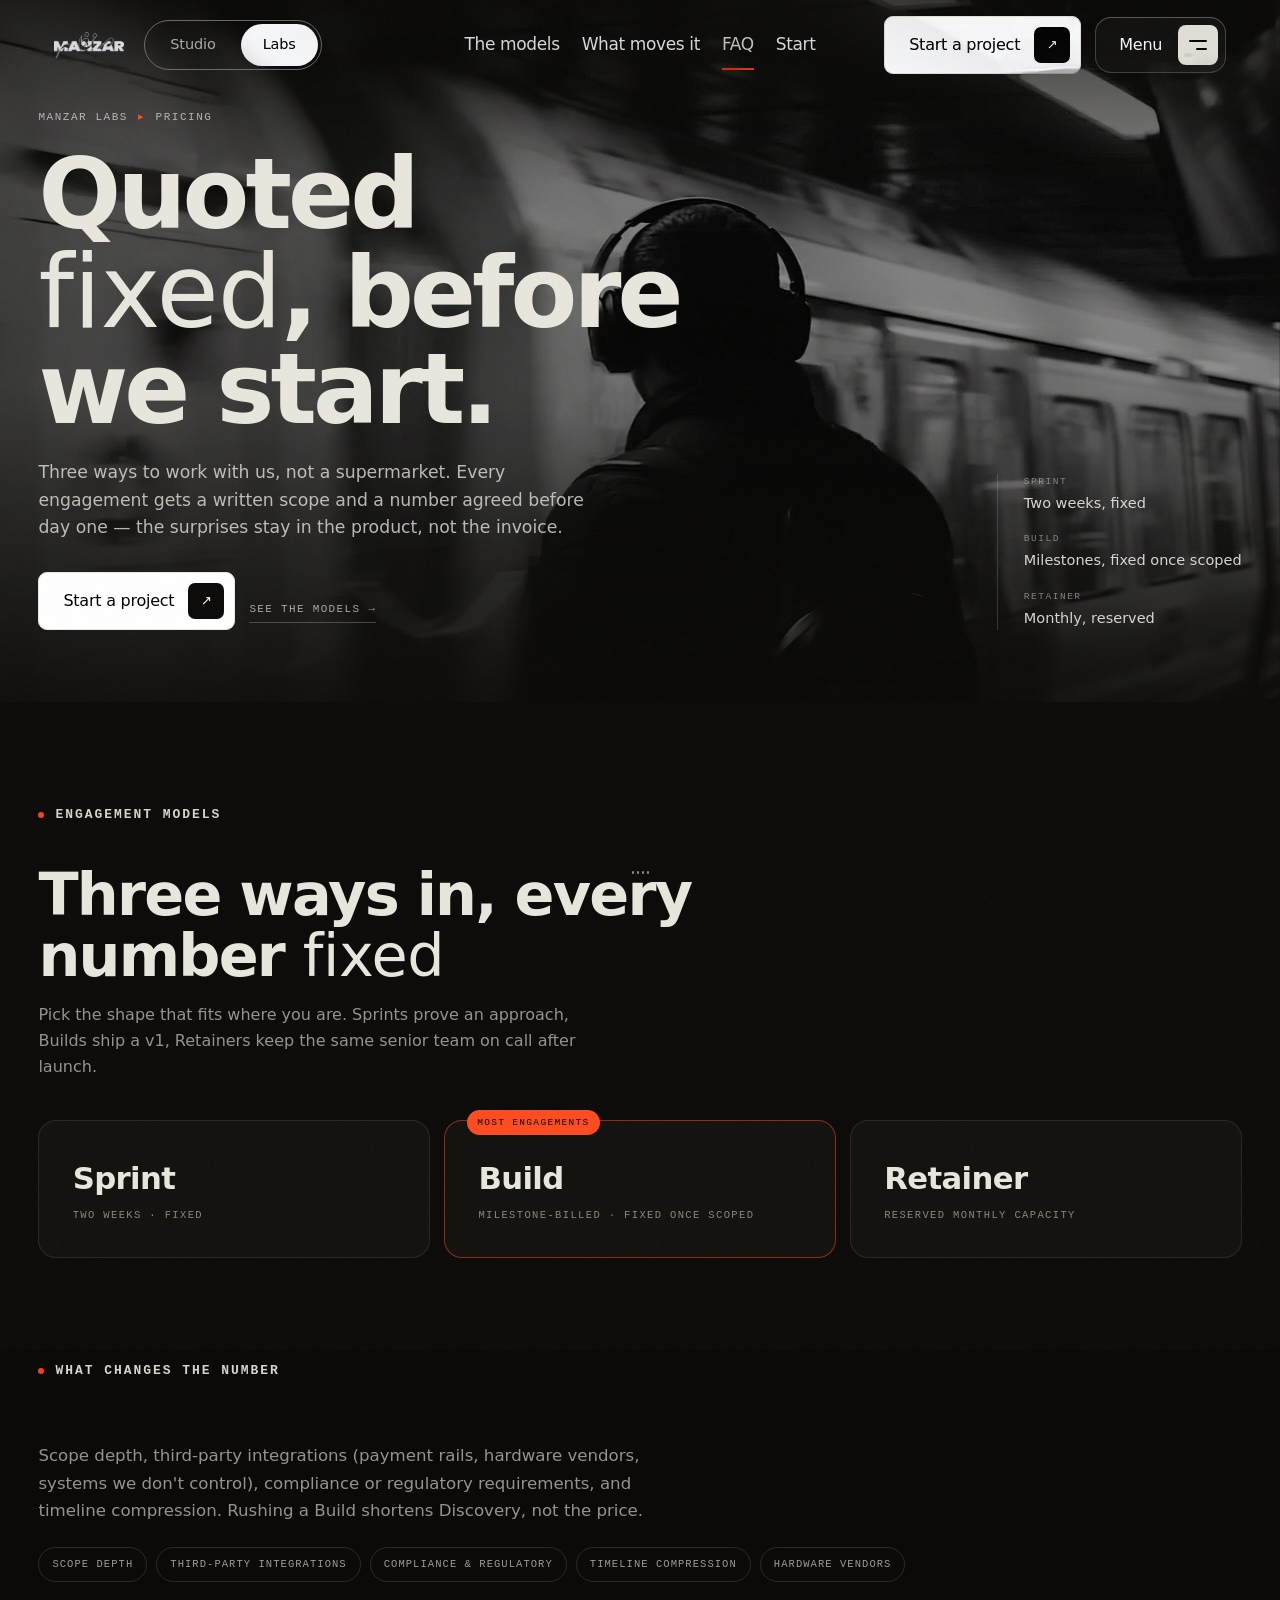
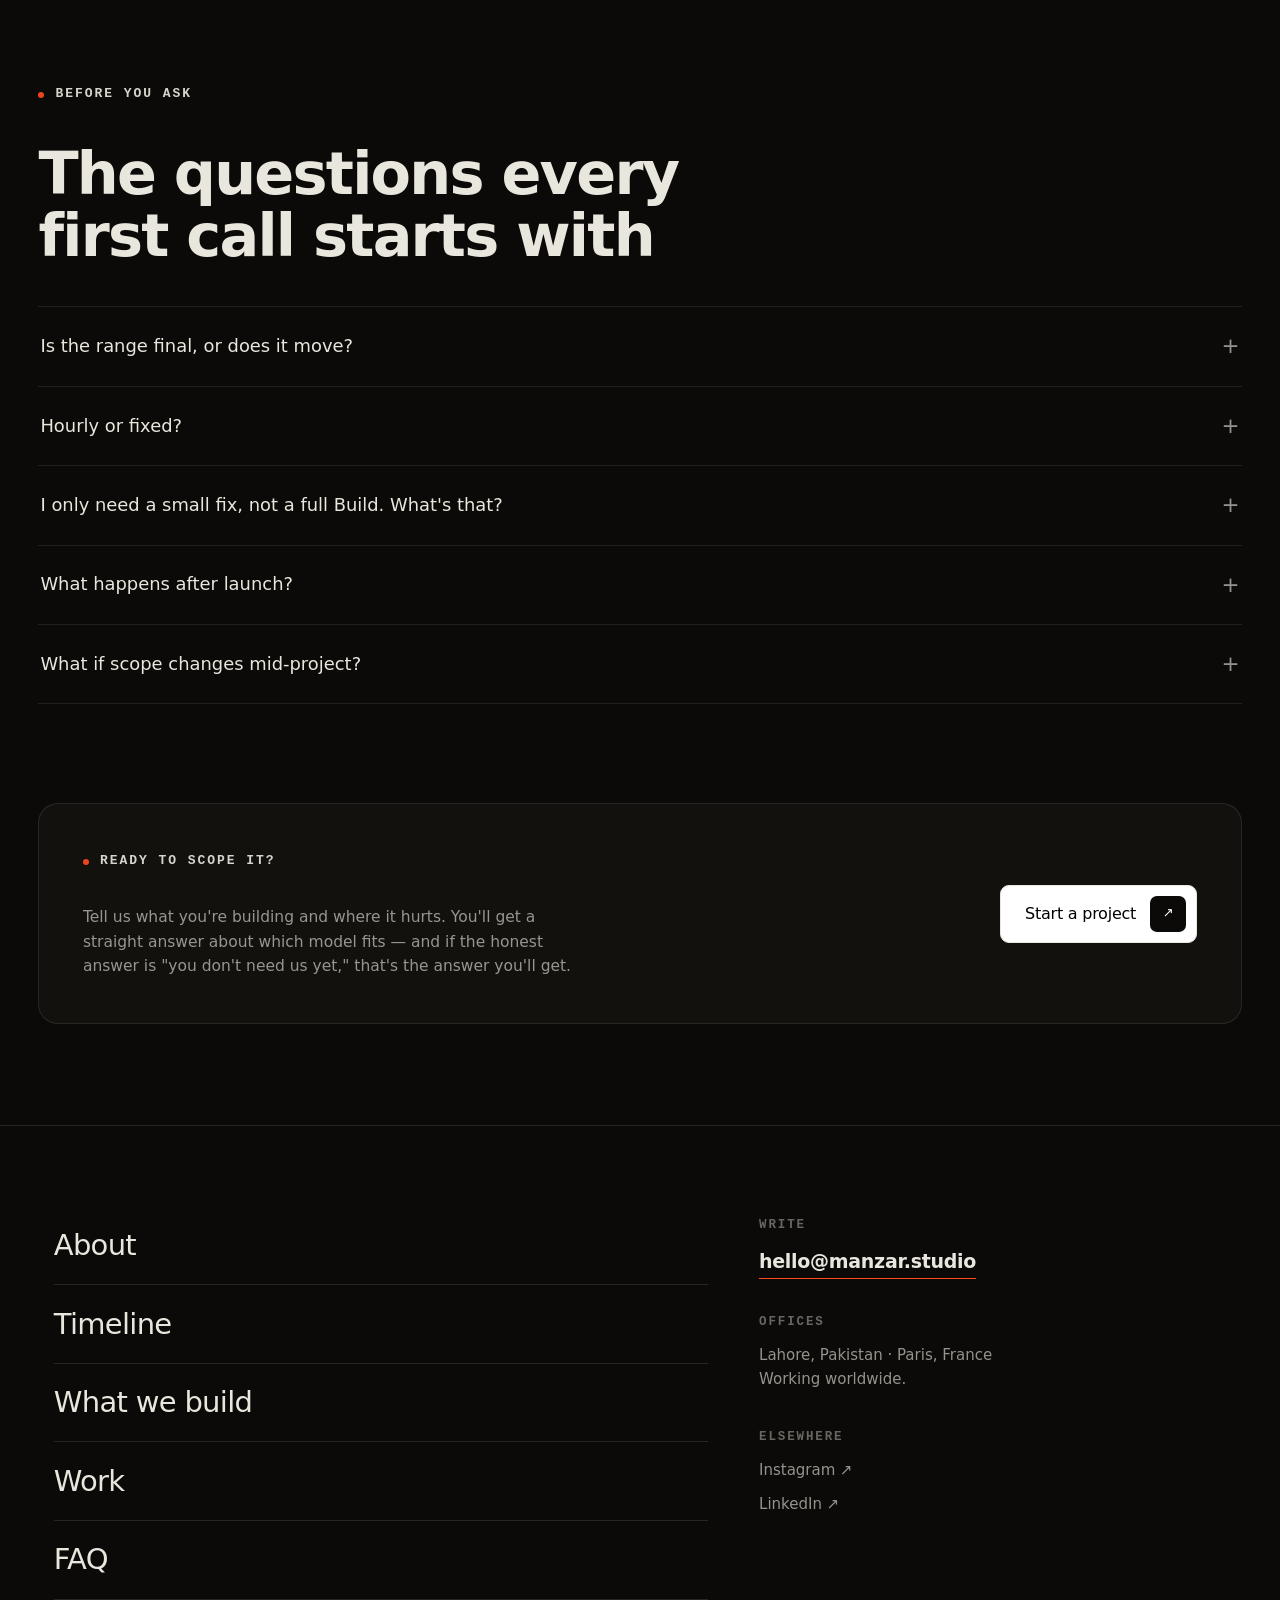
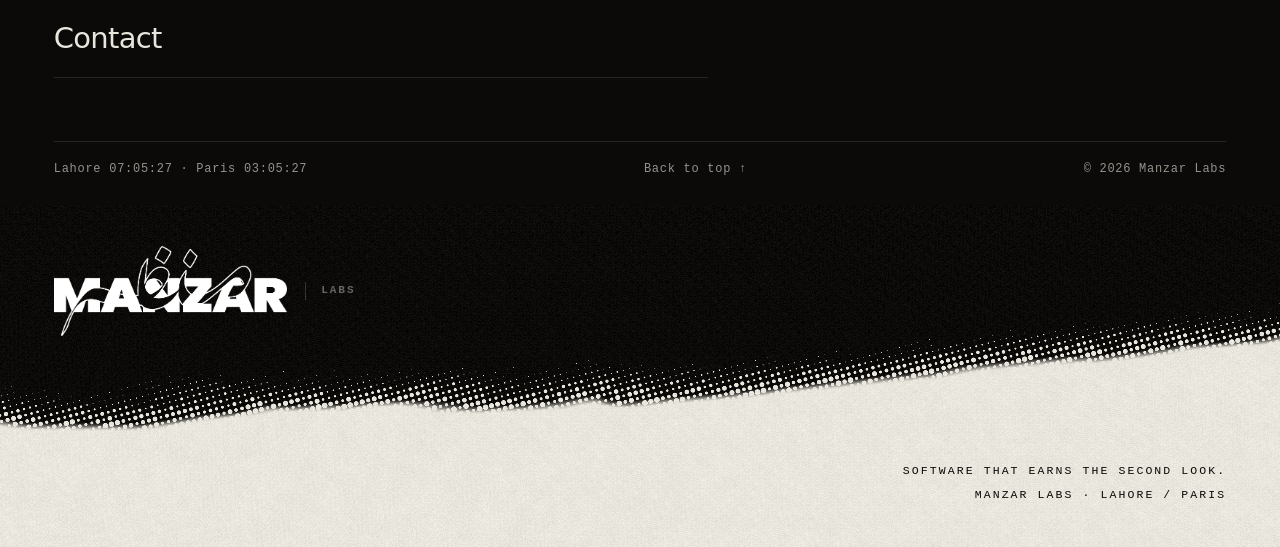
<file: pricing.html>
<!DOCTYPE html>
<html lang="en">
<head>
<meta charset="UTF-8">
<style>html{background:#0B0A08}html.mz-xover-boot{overflow:hidden}html.mz-xover-boot::before{content:"";position:fixed;inset:0;z-index:4001;background:#0B0A08;pointer-events:none}</style>
<script>(function(){var d=document.documentElement;try{if(sessionStorage.getItem('mz:crossover')){d.className+=' mz-xover-boot';}}catch(e){}})();</script>
<meta name="viewport" content="width=device-width, initial-scale=1.0">
<title>Pricing — Sprints, Builds & Retainers | Manzar Labs</title>
<meta name="description" content="How Manzar Labs prices software work: a fixed two-week Sprint, a milestone-billed Build quoted before day one, or a monthly Retainer with the team that shipped your v1. Quoted fixed, before we start.">
<meta name="keywords" content="software development pricing, fixed price software development, development sprint cost, MVP development pricing, software retainer">
<link rel="canonical" href="https://manzar.studio/pricing">
<meta property="og:site_name" content="Manzar Labs">
<meta property="og:title" content="Pricing · Manzar Labs">
<meta property="og:description" content="Sprint, Build or Retainer: three ways in, every number quoted fixed before work starts.">
<meta property="og:type" content="website">
<meta property="og:url" content="https://manzar.studio/pricing">
<meta property="og:image" content="https://manzar.studio/assets/labs-preview.jpg">
<meta name="twitter:card" content="summary_large_image">
<meta name="theme-color" content="#0B0A08">
<link rel="icon" href="favicon.ico" sizes="32x32">
<link rel="icon" type="image/png" sizes="32x32" href="assets/brand/favicon-labs-32.png">
<link rel="icon" type="image/png" sizes="192x192" href="assets/brand/favicon-labs-192.png">
<link rel="icon" type="image/png" sizes="512x512" href="assets/brand/favicon-labs-512.png">
<link rel="apple-touch-icon" href="assets/brand/favicon-labs-180.png">
<link rel="manifest" href="site.webmanifest">
<script>if("scrollRestoration" in history)history.scrollRestoration="manual";
window.__mzCrossover=false;
try{window.__mzCrossover=!!sessionStorage.getItem("mz-crossover");}catch(e){}
if(window.__mzCrossover){document.documentElement.classList.add("mz-crossing");setTimeout(function(){document.documentElement.classList.remove("mz-crossing");},3000);}</script>
<link rel="preconnect" href="https://fonts.googleapis.com">
<link rel="preconnect" href="https://fonts.gstatic.com" crossorigin>
<link rel="preconnect" href="https://api.fontshare.com">
<link rel="preload" as="style" href="https://api.fontshare.com/v2/css?f[]=general-sans@400,500,600,700&amp;display=swap" onload="this.onload=null;this.rel='stylesheet'">
<link rel="preload" as="style" href="https://fonts.googleapis.com/css2?family=Instrument+Serif:ital@1&amp;display=swap" onload="this.onload=null;this.rel='stylesheet'">
<link rel="preload" as="style" href="https://api.fontshare.com/v2/css?f[]=tanker@400&amp;display=swap" onload="this.onload=null;this.rel='stylesheet'">
<noscript>
  <link rel="stylesheet" href="https://api.fontshare.com/v2/css?f[]=general-sans@400,500,600,700&amp;display=swap">
  <link rel="stylesheet" href="https://api.fontshare.com/v2/css?f[]=tanker@400&amp;display=swap">
  <link rel="stylesheet" href="https://fonts.googleapis.com/css2?family=Instrument+Serif:ital@1&amp;display=swap">
</noscript>
<link rel="stylesheet" href="assets/css/cursor.css?v=20">
<link rel="stylesheet" href="assets/css/manzar-system.css?v=20">
<link rel="stylesheet" href="labs/assets/css/style.css?v=20">
<link rel="stylesheet" href="labs/assets/css/manzar-theme.css?v=20">
<link rel="stylesheet" href="assets/css/crossover.css?v=20">
<link rel="stylesheet" href="assets/css/menu.css?v=20">
<link rel="stylesheet" href="assets/css/caps.css?v=20">
<script src="assets/js/manzar-system.js?v=20" defer></script>
<style>.skip{position:fixed;left:-999px;top:8px;z-index:2000;background:var(--acc);color:var(--ink);padding:8px 14px;font-family:var(--mono);font-size:12px}.skip:focus{left:8px}</style>
<script type="application/ld+json">
{
  "@context": "https://schema.org",
  "@type": "BreadcrumbList",
  "itemListElement": [
    { "@type": "ListItem", "position": 1, "name": "Manzar Labs", "item": "https://manzar.studio/labs/" },
    { "@type": "ListItem", "position": 2, "name": "Pricing", "item": "https://manzar.studio/pricing" }
  ]
}
</script>
</head>
<body id="page-top">
<a class="skip" href="#main">Skip to content</a>
<header class="nav" id="nav">
  <div class="nav-left">
    <a class="brand" href="labs.html#top" aria-label="Manzar Labs, back to top"><img src="assets/manzar-wordmark.png" alt="Manzar" width="2556" height="980" decoding="async"></a>
    <div class="mz-switch" role="group" aria-label="Manzar worlds">
      <a class="mz-sw-opt" href="index.html" data-world="studio">Studio</a>
      <a class="mz-sw-opt is-on" href="labs.html" data-world="labs">Labs</a>
    </div>
  </div>
  <nav class="nav-links" aria-label="Primary">
    <a href="#models">The models</a>
    <a href="#changes">What moves it</a>
    <a href="#faq">FAQ</a>
    <a href="#start">Start</a>
  </nav>
  <div class="nav-right">
    <a class="nav-cta magnetic" href="labs.html#contact">Start a project <span class="arr">↗</span></a>
    <button class="menu-btn" type="button" id="menuBtn" data-mzx-open aria-controls="mzMenu" aria-expanded="false" aria-label="Open menu"><span class="menu-btn-label">Menu</span><span class="menu-btn-icon" aria-hidden="true"><i></i><i></i></span></button>
  </div>
</header>
<main id="main" class="cp-main">

  <!-- ══════════════ HERO ══════════════ -->
  <section class="cp-hero" aria-labelledby="capTitle" style="min-height:max(560px,78svh)">
    <div class="cp-hero-media" aria-hidden="true">
      <img src="labs/assets/img/hero-silk.jpg" alt="" fetchpriority="high" decoding="async">
    </div>
    <div class="cp-shell cp-hero-in">
      <div>
        <p class="cp-crumb"><a href="labs.html">Manzar Labs</a> <span class="sep">▸</span> <span>Pricing</span></p>
        <h1 class="cp-hero-title" id="capTitle">Quoted <span class="mz-serif">fixed</span>, before we start.</h1>
        <p class="cp-hero-sub">Three ways to work with us, not a supermarket. Every engagement gets a written scope and a number agreed before day one — the surprises stay in the product, not the invoice.</p>
        <div class="cp-hero-ctas">
          <a class="nav-cta magnetic" href="labs.html#contact">Start a project <span class="arr">↗</span></a>
          <a class="cp-proof-link" href="#models">See the models <span aria-hidden="true">→</span></a>
        </div>
      </div>
      <dl class="cp-hero-meta">
          <div><dt>Sprint</dt><dd>Two weeks, fixed</dd></div>
          <div><dt>Build</dt><dd>Milestones, fixed once scoped</dd></div>
          <div><dt>Retainer</dt><dd>Monthly, reserved</dd></div>
      </dl>
    </div>
    <audio data-mz-ambience data-mz-brand="labs" data-mz-volume=".31"
       data-mz-tracks='[{"src": "labs/assets/audio/adrift-among-infinite-stars.mp3", "name": "Adrift Among Infinite Stars \u2014 Scott Buckley"}, {"src": "labs/assets/audio/the-long-dark.mp3", "name": "The Long Dark \u2014 Scott Buckley"}, {"src": "labs/assets/audio/cirrus.mp3", "name": "Cirrus \u2014 Scott Buckley"}, {"src": "labs/assets/audio/hymn-to-the-dawn.mp3", "name": "Hymn to the Dawn \u2014 Scott Buckley"}, {"src": "labs/assets/audio/decoherence.mp3", "name": "Decoherence \u2014 Scott Buckley"}]'
       loop preload="none" src="labs/assets/audio/adrift-among-infinite-stars.mp3"></audio>
  </section>

  <!-- ══════════════ MODELS ══════════════ -->
  <section class="cp-sec" id="models">
    <div class="cp-shell" style="position:relative;z-index:1">
      <div class="cp-sec-head" data-cv>
        <span class="mz-eyebrow"><i></i>Engagement models</span>
        <h2 class="cp-h2">Three ways in, every number <span class="mz-serif">fixed</span></h2>
        <p class="cp-lead">Pick the shape that fits where you are. Sprints prove an approach, Builds ship a v1, Retainers keep the same senior team on call after launch.</p>
      </div>
      <div class="cp-tiers">
      <article class="cp-tier" data-cv>
        <div><h3 class="cp-tier-name">Sprint</h3><p class="cp-tier-kick">Two weeks · fixed</p></div>
      </article>
      <article class="cp-tier is-hot" data-cv><span class="cp-tier-flag">Most engagements</span>
        <div><h3 class="cp-tier-name">Build</h3><p class="cp-tier-kick">Milestone-billed · fixed once scoped</p></div>
      </article>
      <article class="cp-tier" data-cv>
        <div><h3 class="cp-tier-name">Retainer</h3><p class="cp-tier-kick">Reserved monthly capacity</p></div>
      </article>
      </div>
    </div>
  </section>

  <!-- ══════════════ WHAT CHANGES THE NUMBER ══════════════ -->
  <section class="cp-sec cp-stack" id="changes" style="padding-top:0">
    <div class="cp-shell">
      <div class="cp-sec-head" data-cv>
        <span class="mz-eyebrow"><i></i>What changes the number</span>
      </div>
      <p data-cv>Scope depth, third-party integrations (payment rails, hardware vendors, systems we don't control), compliance or regulatory requirements, and timeline compression. Rushing a Build shortens Discovery, not the price.</p>
      <div class="cp-chips" data-cv aria-label="Factors that move a quote">
        <span>Scope depth</span><span>Third-party integrations</span><span>Compliance &amp; regulatory</span><span>Timeline compression</span><span>Hardware vendors</span>
      </div>
    </div>
  </section>

  <!-- ══════════════ FAQ ══════════════ -->
  <section class="cp-sec" id="faq" style="padding-top:0">
    <div class="cp-shell">
      <div class="cp-sec-head" data-cv>
        <span class="mz-eyebrow"><i></i>Before you ask</span>
        <h2 class="cp-h2">The questions every first call starts with</h2>
      </div>
      <div class="cp-faq">
        <details data-cv><summary>Is the range final, or does it move?</summary><p>You get the number after Discovery, and it doesn't drift. Every project is quoted fixed, so the risk of scope creep sits with us, not you.</p></details>
        <details data-cv><summary>Hourly or fixed?</summary><p>Fixed. We price the work, not the hours. A music video and a SaaS platform are different animals, and neither should be billed by the clock.</p></details>
        <details data-cv><summary>I only need a small fix, not a full Build. What's that?</summary><p>That's a Sprint: two weeks, one defined problem, a fixed number before we start.</p></details>
        <details data-cv><summary>What happens after launch?</summary><p>Ninety days of included support, then a Retainer if you want us on call. Either way you own the code, the accounts and the docs.</p></details>
        <details data-cv><summary>What if scope changes mid-project?</summary><p>We haven't published a formal policy for this yet. If scope shifts once work is underway, get in touch and we'll agree the change with you directly before any extra work starts.</p></details>
      </div>
    </div>
  </section>

  <!-- ══════════════ START ══════════════ -->
  <section class="cp-sec" id="start" style="padding-top:0">
    <div class="cp-shell">
      <div class="cp-price" data-cv>
        <div>
          <span class="mz-eyebrow"><i></i>Ready to scope it?</span>
          <p>Tell us what you're building and where it hurts. You'll get a straight answer about which model fits — and if the honest answer is "you don't need us yet," that's the answer you'll get.</p>
        </div>
        <a class="nav-cta magnetic" href="labs.html#contact">Start a project <span class="arr">↗</span></a>
      </div>
    </div>
  </section>


</main>

<footer class="foot" id="footer">
  <div class="foot-shell">
    <div class="foot-grid">
      <nav class="fnav" aria-label="Footer">
        <a href="labs.html#mission">About <span class="fa">→</span></a>
        <a href="labs.html#speed">Timeline <span class="fa">→</span></a>
        <a href="labs.html#services">What we build <span class="fa">→</span></a>
        <a href="labs.html#work">Work <span class="fa">→</span></a>
        <a href="labs.html#faq">FAQ <span class="fa">→</span></a>
        <a href="labs.html#contact">Contact <span class="fa">→</span></a>
      </nav>
      <div class="fcol">
        <div class="fblock">
          <span class="fb-lab">Write</span>
          <a class="femail" href="mailto:hello@manzar.studio">hello@manzar.studio</a>
        </div>
        <div class="fblock">
          <span class="fb-lab">Offices</span>
          <p>Lahore, Pakistan · Paris, France<br>Working worldwide.</p>
        </div>
        <div class="fblock">
          <span class="fb-lab">Elsewhere</span>
          <div class="fsoc">
            <a href="https://www.instagram.com/manzar.studio/" target="_blank" rel="noopener">Instagram ↗</a>
            <a href="https://www.linkedin.com/company/manzarstudio/" target="_blank" rel="noopener">LinkedIn ↗</a>
          </div>
        </div>
      </div>
    </div>
    <div class="foot-meta">
      <span class="fm-clock">Lahore <span data-clock="Asia/Karachi">--:--:--</span> · Paris <span data-clock="Europe/Paris">--:--:--</span></span>
      <a class="totop" href="#page-top">Back to top ↑</a>
      <span>© <span id="year">2026</span> Manzar Labs</span>
    </div>
  </div>
  <div class="foot-band">
    <canvas id="cv-band-cap" aria-hidden="true"></canvas>
    <div class="band-in">
      <span class="band-logo">
        <img src="assets/manzar-wordmark.png" alt="Manzar">
        <span class="band-logo-chip">Labs</span>
      </span>
      <span class="band-tag">Software that earns the second look.<br>Manzar Labs · Lahore / Paris</span>
    </div>
  </div>
</footer>

<div class="mzx" id="mzxMenu" role="dialog" aria-modal="true"
     aria-label="Main menu" aria-hidden="true" hidden>

  <div class="mzx-head">
    <div class="mzx-head-left">
      <img class="mzx-mark" src="assets/manzar-wordmark.png" alt="Manzar"
           width="2556" height="980" decoding="async">
      <span class="mzx-head-rule" aria-hidden="true"></span>
      <span class="mzx-eyebrow">Labs</span>
    </div>
    <button class="mzx-close" type="button" data-mzx-close aria-label="Close menu">
      <span class="mzx-close-label">Close</span>
      <span class="mzx-close-x" aria-hidden="true">
        <svg viewBox="0 0 24 24" fill="none" stroke="currentColor" stroke-width="1.5">
          <path d="M6 6 18 18M18 6 6 18"/>
        </svg>
      </span>
    </button>
  </div>

  <div class="mzx-body">
    <nav class="mzx-nav" aria-label="Main">

      <div class="mzx-group">
        <p class="mzx-group-label">Labs</p>
        <a class="mzx-row" href="capabilities/cloud.html" style="--i:5"
           data-media="assets/menu/cloud.svg" data-kicker="Built to hold">
          <span class="mzx-n">01</span>
          <span class="mzx-t">Cloud &amp; Infrastructure</span>
          <span class="mzx-d">Systems that hold under real load.</span>
        </a>
        <a class="mzx-row" href="capabilities/mobile.html" style="--i:6"
           data-media="assets/menu/mobile.svg" data-kicker="In the store">
          <span class="mzx-n">02</span>
          <span class="mzx-t">Mobile Development</span>
          <span class="mzx-d">iOS, Android, React Native. Shipped, not prototyped.</span>
        </a>
        <a class="mzx-row" href="capabilities/ai.html" style="--i:7"
           data-media="assets/menu/ai.svg" data-kicker="Past the demo">
          <span class="mzx-n">03</span>
          <span class="mzx-t">AI Development</span>
          <span class="mzx-d">Applied models, not demo-ware.</span>
        </a>
        <a class="mzx-row" href="capabilities/iot.html" style="--i:8"
           data-media="assets/menu/iot.svg" data-kicker="Wired up">
          <span class="mzx-n">04</span>
          <span class="mzx-t">IoT &amp; Connected Systems</span>
          <span class="mzx-d">Hardware and firmware, wired to software.</span>
        </a>
      </div>

      <div class="mzx-group">
        <p class="mzx-group-label">Company</p>
        <a class="mzx-row" href="pricing.html" style="--i:9"
           data-media="assets/menu/pricing.svg" data-kicker="Engagement models">
          <span class="mzx-n">05</span>
          <span class="mzx-t">Pricing</span>
          <span class="mzx-d">Sprint, build or retainer: three ways in.</span>
        </a>
        <a class="mzx-row" href="labs.html#contact" style="--i:11"
           data-media="assets/menu/contact.svg" data-kicker="Start a conversation">
          <span class="mzx-n">06</span>
          <span class="mzx-t">Contact</span>
          <span class="mzx-d">hello@manzar.studio. Say what you need.</span>
        </a>
      </div>

    </nav>

    <aside class="mzx-media" data-mzx-media
           data-default-media="assets/menu/world.svg"
           data-default-kicker="Two halves, one studio"
           data-default-caption="Manzar Labs. Software, built at startup speed.">
      <div class="mzx-frame" data-mzx-frame>
        <img class="is-on" src="assets/menu/world.svg" alt="" width="800" height="500" decoding="async">
        <img alt="" aria-hidden="true" width="800" height="500" decoding="async">
      </div>
      <p class="mzx-kicker" data-mzx-kicker>Two halves, one studio</p>
      <p class="mzx-caption" data-mzx-caption>Manzar Labs. Software, built at startup speed.</p>
    </aside>
  </div>

  <div class="mzx-foot">
    <div class="mzx-switch" role="group" aria-label="Manzar worlds">
      <span class="mzx-switch-rail" aria-hidden="true"></span>
      <a href="index.html" data-world="studio">Studio</a>
      <a href="labs.html" class="is-on" data-world="labs">Labs</a>
    </div>
    <a class="mzx-mail" href="mailto:hello@manzar.studio">hello@manzar.studio</a>
    <div class="mzx-clocks">
      <div class="mzx-clock">
        <span class="mzx-clock-city">Lahore</span>
        <time class="mzx-clock-time" data-mzx-clock="Asia/Karachi">--:--</time>
      </div>
      <div class="mzx-clock">
        <span class="mzx-clock-city">Paris</span>
        <time class="mzx-clock-time" data-mzx-clock="Europe/Paris">--:--</time>
      </div>
    </div>
    <a class="mzx-cta" href="labs.html#contact">Start a project <i aria-hidden="true">&#8599;</i></a>
  </div>
</div>

<script src="labs/assets/js/vendor/gsap.min.js"></script>
<script src="labs/assets/js/vendor/ScrollTrigger.min.js"></script>
<script src="labs/assets/js/vendor/lenis.min.js"></script>
<script src="assets/js/caps.js?v=20"></script>
<script src="assets/js/crossover.js?v=20"></script>
<script src="assets/js/menu.js?v=20" defer></script>
<script src="labs/assets/js/mz-sound.js?v=20" defer></script>
<button class="mz-sndtgl" data-mz-sound type="button" aria-pressed="true" aria-label="Turn sound off"><i></i><i></i><i></i><i></i></button>
</body>
</html>
</file>
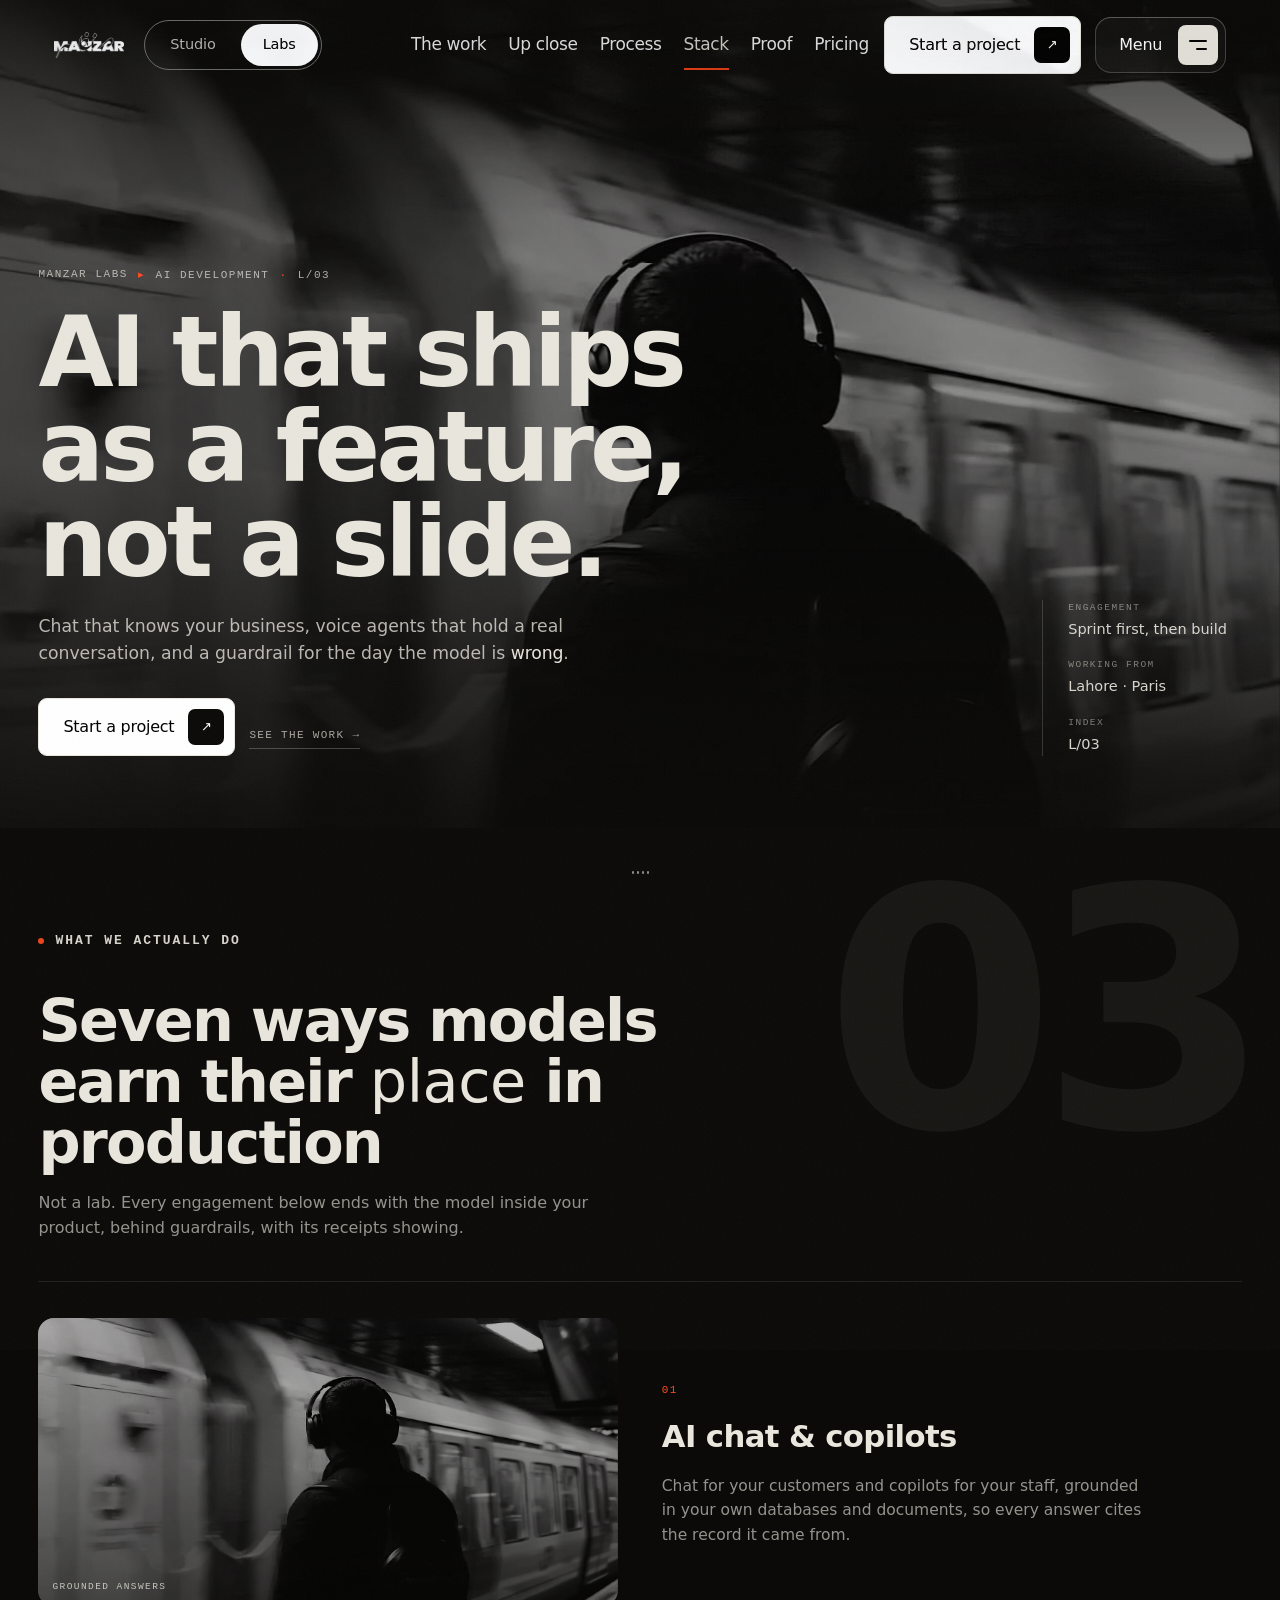
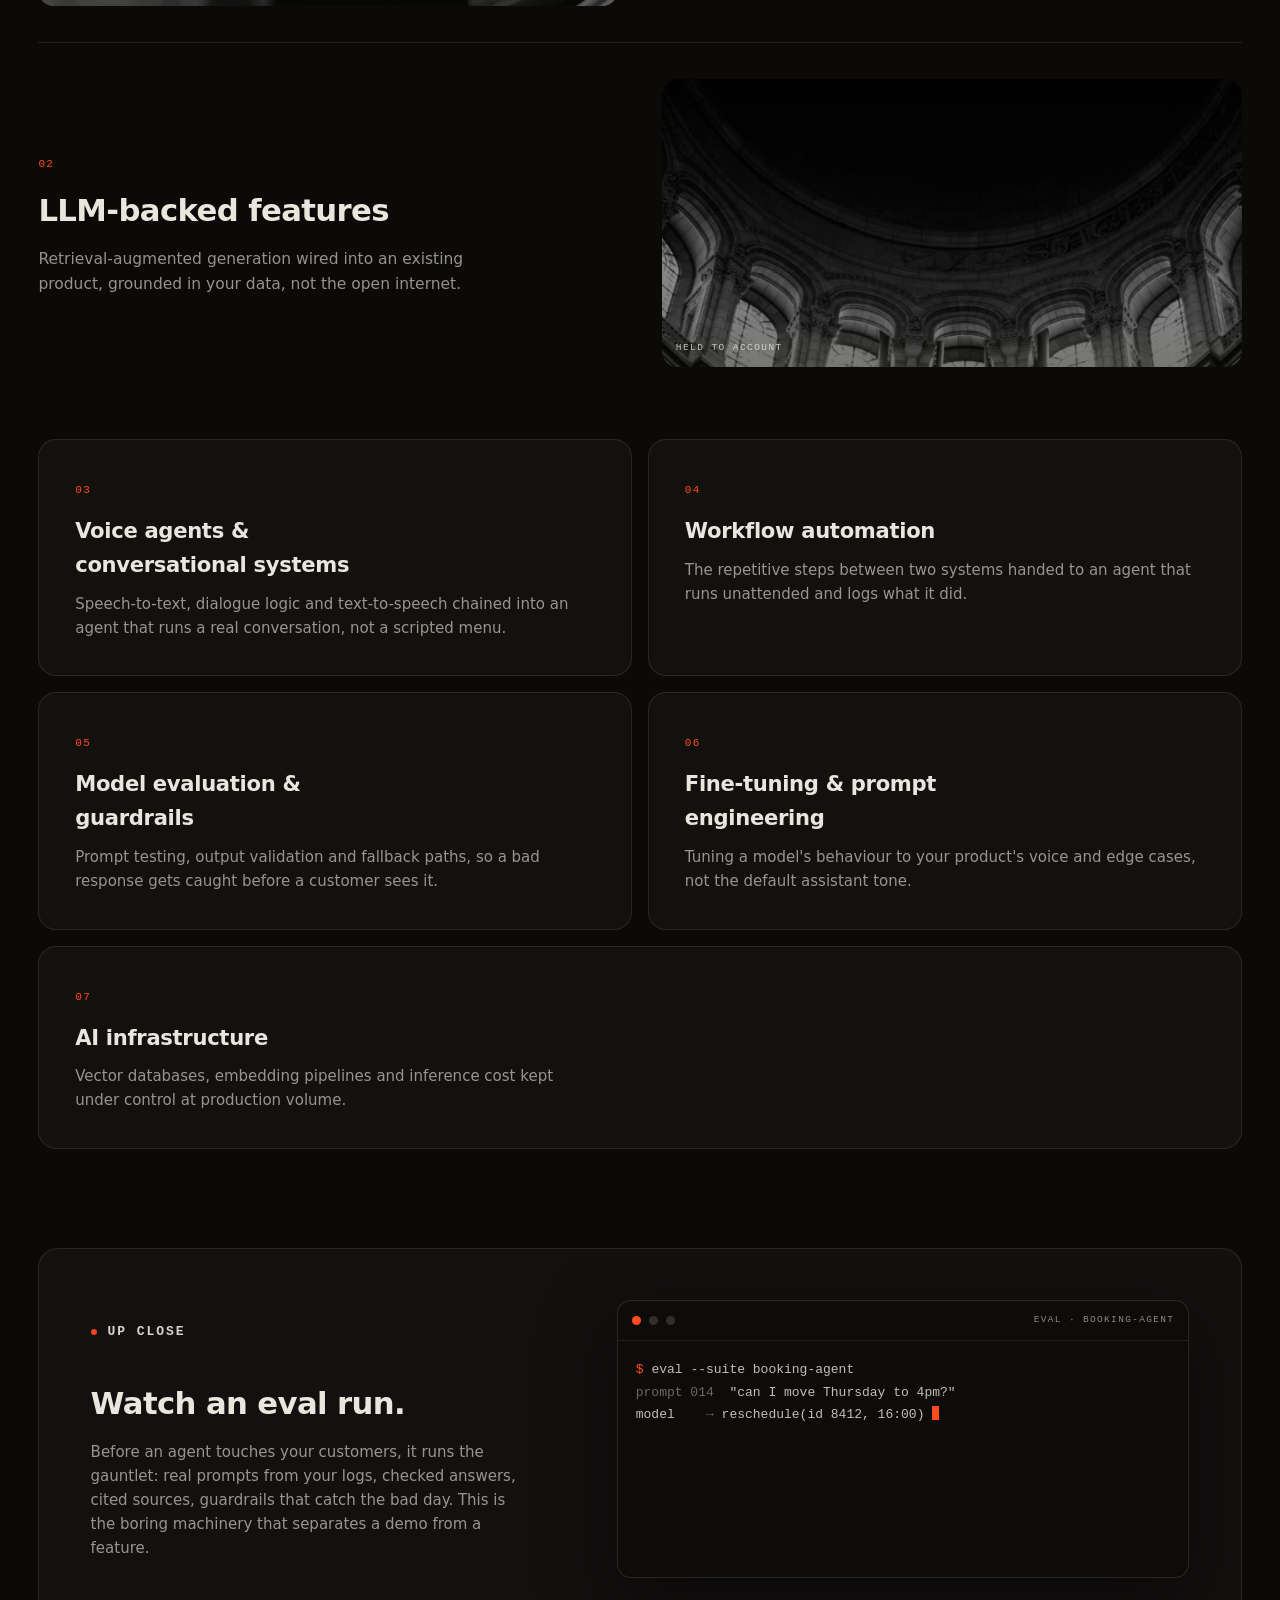
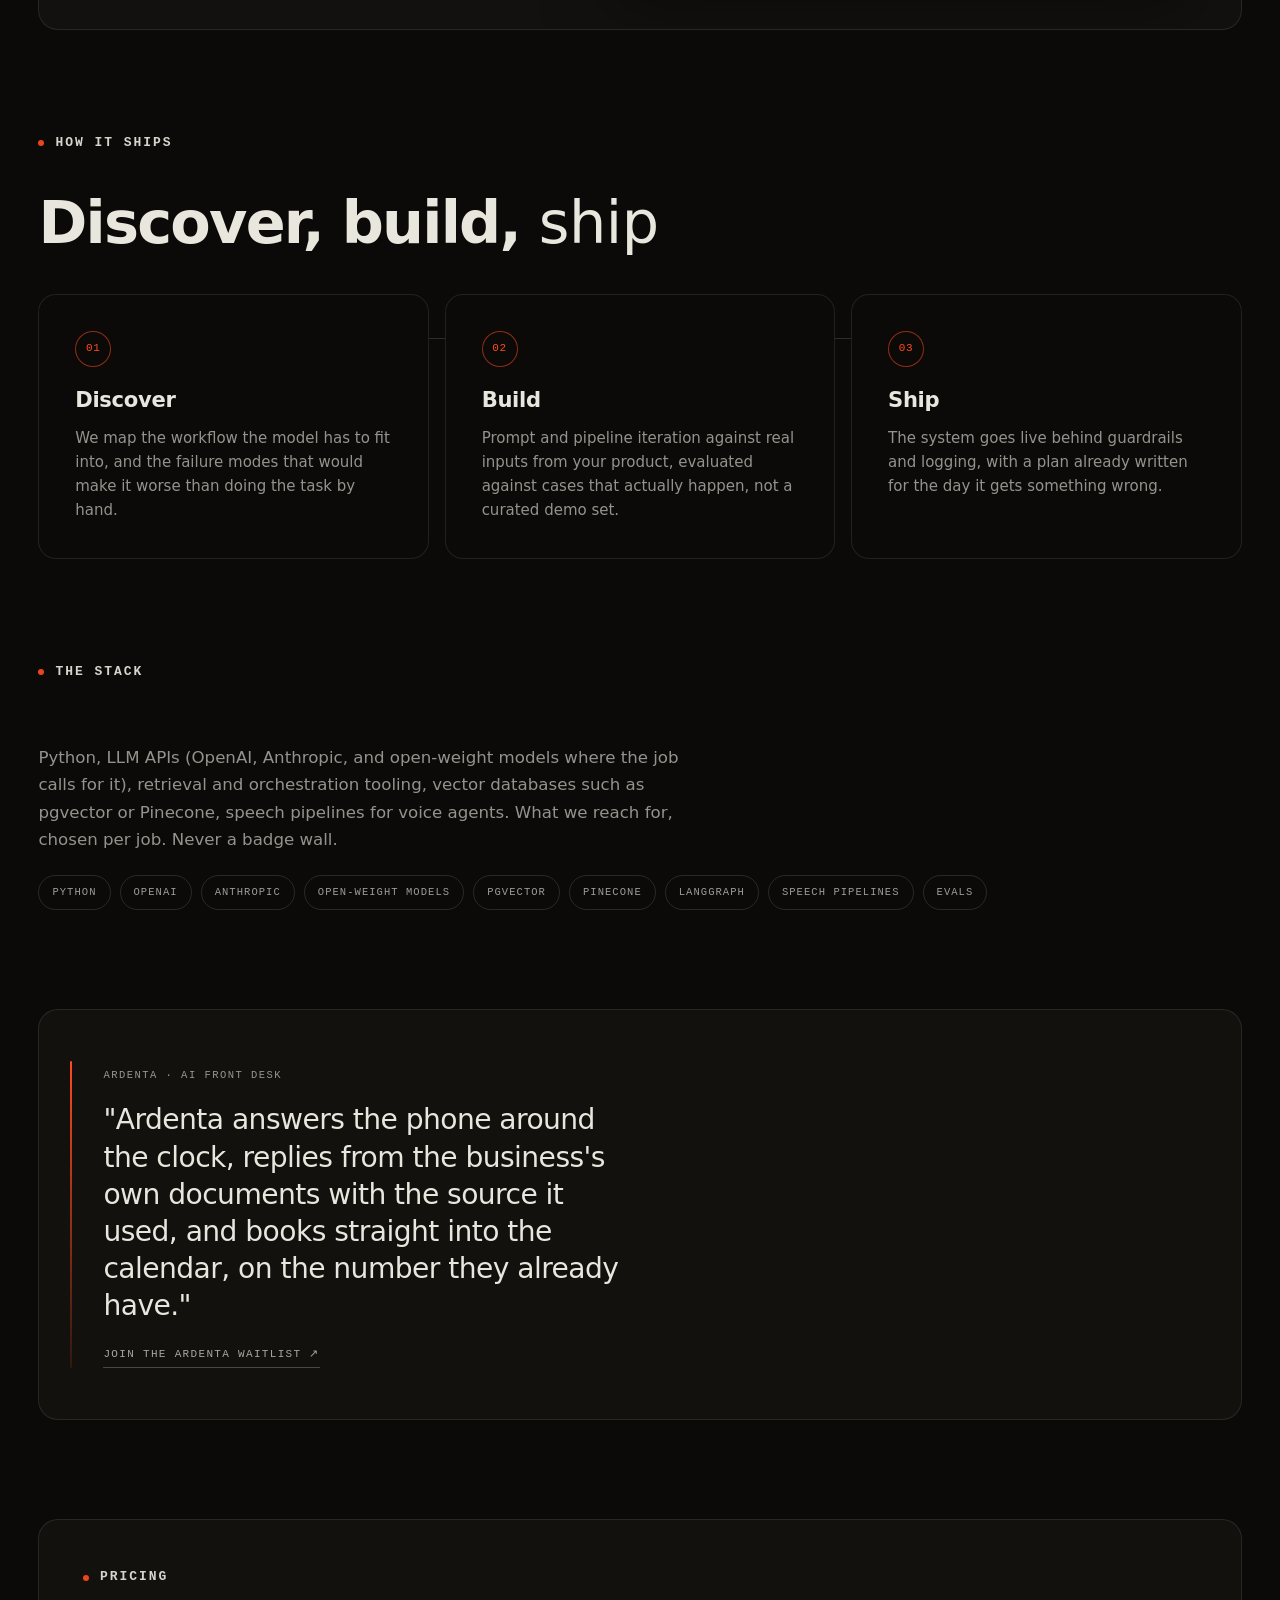
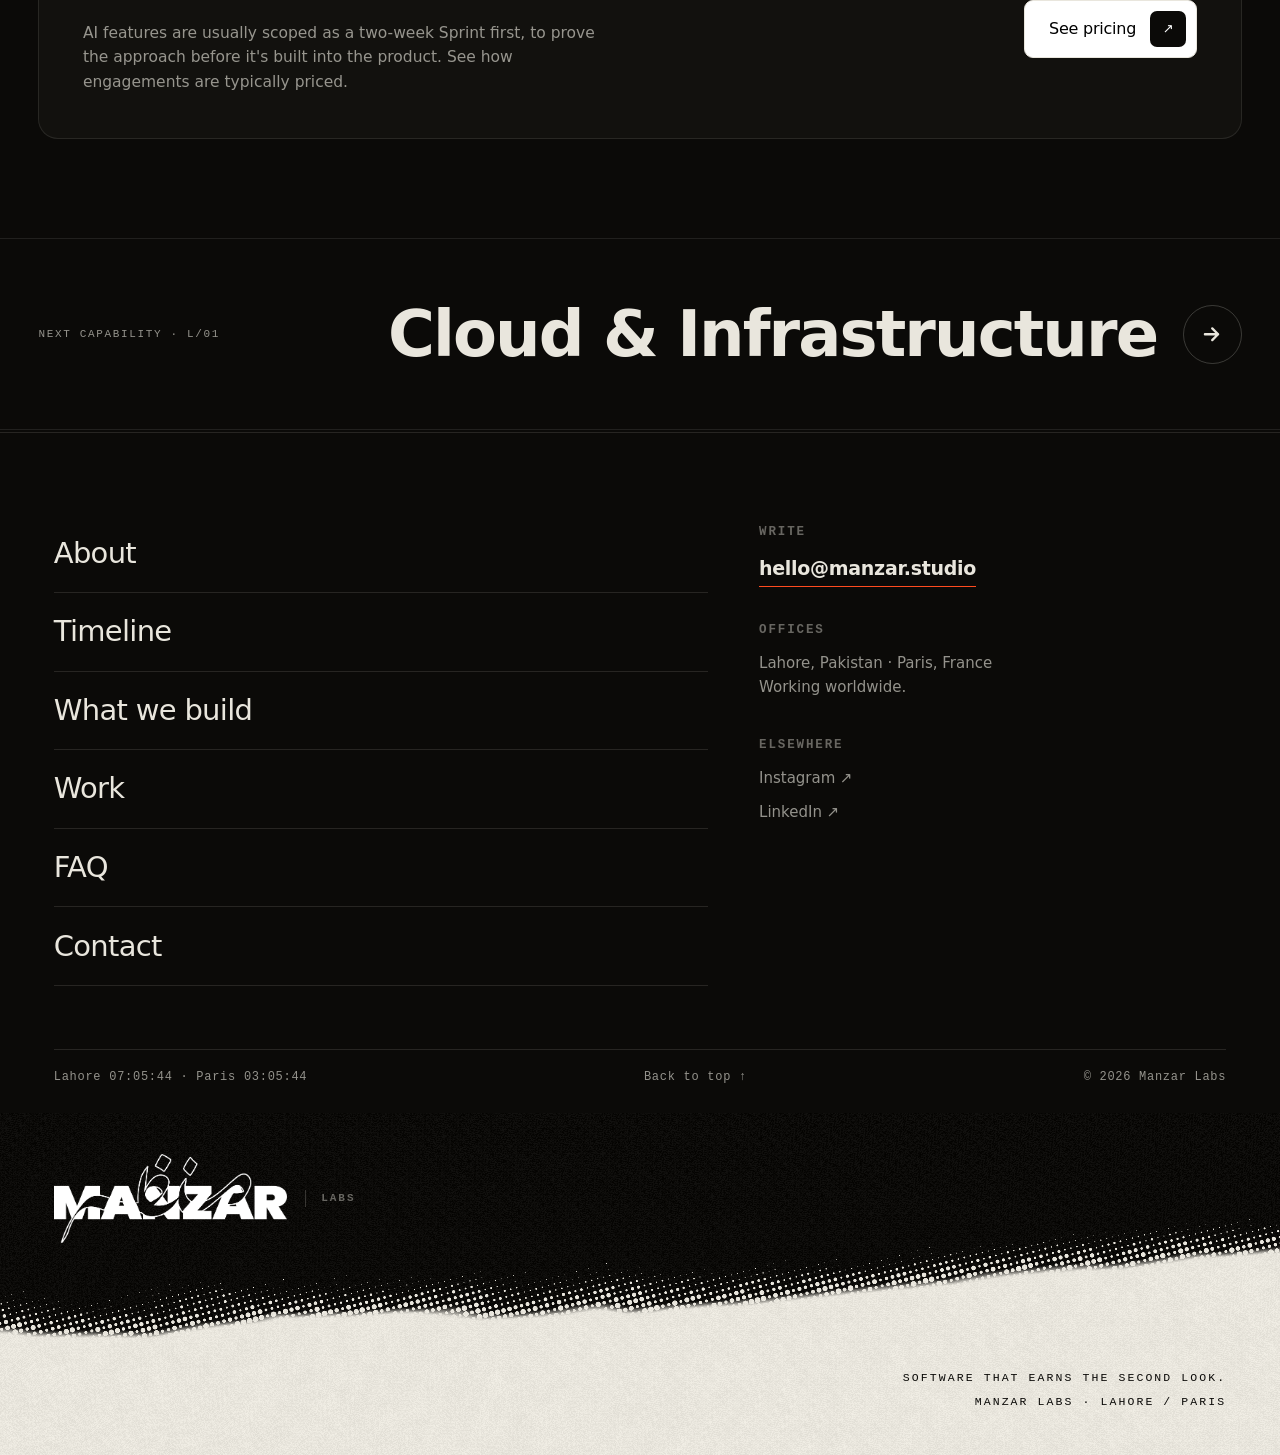
<file: capabilities/ai.html>
<!DOCTYPE html>
<html lang="en">
<head>
<meta charset="UTF-8">
<style>html{background:#0B0A08}html.mz-xover-boot{overflow:hidden}html.mz-xover-boot::before{content:"";position:fixed;inset:0;z-index:4001;background:#0B0A08;pointer-events:none}</style>
<script>(function(){var d=document.documentElement;try{if(sessionStorage.getItem('mz:crossover')){d.className+=' mz-xover-boot';}}catch(e){}})();</script>
<meta name="viewport" content="width=device-width, initial-scale=1.0">
<title>AI Development Services | Manzar Labs</title>
<meta name="description" content="AI development company building LLM features, retrieval-augmented chat, copilots, voice agents and workflow automation — grounded in your data, guardrailed for production. Manzar Labs, Lahore & Paris.">
<meta name="keywords" content="AI development company, LLM integration, RAG chatbot development, AI copilot, voice agent development, AI workflow automation, machine learning engineering">
<link rel="canonical" href="https://manzar.studio/capabilities/ai">
<meta property="og:site_name" content="Manzar Labs">
<meta property="og:title" content="AI Development · Manzar Labs">
<meta property="og:description" content="AI development company building LLM features, retrieval-augmented chat, copilots, voice agents and workflow automation — grounded in your data, guardrailed for production. Manzar Labs, Lahore & Paris.">
<meta property="og:type" content="website">
<meta property="og:url" content="https://manzar.studio/capabilities/ai">
<meta property="og:image" content="https://manzar.studio/assets/labs-preview.jpg">
<meta property="og:image:width" content="1200">
<meta property="og:image:height" content="750">
<meta property="og:image:alt" content="Manzar Labs — design-led software engineering, Lahore and Paris">
<meta name="twitter:card" content="summary_large_image">
<meta name="twitter:title" content="AI Development · Manzar Labs">
<meta name="twitter:description" content="AI development company building LLM features, retrieval-augmented chat, copilots, voice agents and workflow automation — grounded in your data, guardrailed for production. Manzar Labs, Lahore & Paris.">
<meta name="twitter:image" content="https://manzar.studio/assets/labs-preview.jpg">
<meta name="theme-color" content="#0B0A08">
<link rel="icon" href="../favicon.ico" sizes="32x32">
<link rel="icon" type="image/png" sizes="32x32" href="../assets/brand/favicon-labs-32.png">
<link rel="icon" type="image/png" sizes="192x192" href="../assets/brand/favicon-labs-192.png">
<link rel="icon" type="image/png" sizes="512x512" href="../assets/brand/favicon-labs-512.png">
<link rel="apple-touch-icon" href="../assets/brand/favicon-labs-180.png">
<link rel="manifest" href="../site.webmanifest">
<script>if("scrollRestoration" in history)history.scrollRestoration="manual";
window.__mzCrossover=false;
try{window.__mzCrossover=!!sessionStorage.getItem("mz-crossover");}catch(e){}
if(window.__mzCrossover){
  document.documentElement.classList.add("mz-crossing");
  setTimeout(function(){document.documentElement.classList.remove("mz-crossing");},3000);
}</script>
<link rel="preconnect" href="https://fonts.googleapis.com">
<link rel="preconnect" href="https://fonts.gstatic.com" crossorigin>
<link rel="preconnect" href="https://api.fontshare.com">
<link rel="preload" as="style" href="https://api.fontshare.com/v2/css?f[]=general-sans@400,500,600,700&amp;display=swap" onload="this.onload=null;this.rel='stylesheet'">
<link rel="preload" as="style" href="https://fonts.googleapis.com/css2?family=Instrument+Serif:ital@1&amp;display=swap" onload="this.onload=null;this.rel='stylesheet'">
<link rel="preload" as="style" href="https://api.fontshare.com/v2/css?f[]=tanker@400&amp;display=swap" onload="this.onload=null;this.rel='stylesheet'">
<noscript>
  <link rel="stylesheet" href="https://api.fontshare.com/v2/css?f[]=general-sans@400,500,600,700&amp;display=swap">
  <link rel="stylesheet" href="https://api.fontshare.com/v2/css?f[]=tanker@400&amp;display=swap">
  <link rel="stylesheet" href="https://fonts.googleapis.com/css2?family=Instrument+Serif:ital@1&amp;display=swap">
</noscript>
<link rel="stylesheet" href="../assets/css/cursor.css?v=20">
<link rel="stylesheet" href="../assets/css/manzar-system.css?v=20">
<link rel="stylesheet" href="../labs/assets/css/style.css?v=20">
<link rel="stylesheet" href="../labs/assets/css/manzar-theme.css?v=20">
<link rel="stylesheet" href="../assets/css/crossover.css?v=20">
<link rel="stylesheet" href="../assets/css/menu.css?v=20">
<link rel="stylesheet" href="../assets/css/caps.css?v=20">
<script src="../assets/js/manzar-system.js?v=20" defer></script>
<style>.skip{position:fixed;left:-999px;top:8px;z-index:2000;background:var(--acc);color:var(--ink);padding:8px 14px;font-family:var(--mono);font-size:12px}.skip:focus{left:8px}</style>
<script type="application/ld+json">
{
  "@context": "https://schema.org",
  "@graph": [
    {
      "@type": "Service",
      "name": "AI Development",
      "serviceType": "AI Development",
      "description": "AI development company building LLM features, retrieval-augmented chat, copilots, voice agents and workflow automation — grounded in your data, guardrailed for production. Manzar Labs, Lahore & Paris.",
      "url": "https://manzar.studio/capabilities/ai",
      "provider": {
        "@type": "Organization",
        "name": "Manzar Labs",
        "url": "https://manzar.studio/labs/",
        "logo": "https://manzar.studio/assets/brand/favicon-512.png",
        "sameAs": [
          "https://www.instagram.com/manzar.studio/",
          "https://www.linkedin.com/company/manzarstudio/"
        ]
      },
      "areaServed": "Worldwide",
      "availableChannel": { "@type": "ServiceChannel", "serviceUrl": "https://manzar.studio/capabilities/ai" }
    },
    {
      "@type": "BreadcrumbList",
      "itemListElement": [
        { "@type": "ListItem", "position": 1, "name": "Manzar Labs", "item": "https://manzar.studio/labs/" },
        { "@type": "ListItem", "position": 2, "name": "AI Development", "item": "https://manzar.studio/capabilities/ai" }
      ]
    }
  ]
}
</script>
</head>
<body id="page-top">
<a class="skip" href="#main">Skip to content</a>
<header class="nav" id="nav">
  <div class="nav-left">
    <a class="brand" href="../labs.html#top" aria-label="Manzar Labs, back to top"><img src="../assets/manzar-wordmark.png" alt="Manzar" width="2556" height="980" decoding="async"></a>
    <div class="mz-switch" role="group" aria-label="Manzar worlds">
      <a class="mz-sw-opt" href="../index.html" data-world="studio">Studio</a>
      <a class="mz-sw-opt is-on" href="../labs.html" data-world="labs">Labs</a>
    </div>
  </div>
  <nav class="nav-links" aria-label="Primary">
    <a href="#offers">The work</a>
    <a href="#piece">Up close</a>
    <a href="#process">Process</a>
    <a href="#stack">Stack</a>
    <a href="#proof">Proof</a>
    <a href="../pricing.html">Pricing</a>
  </nav>
  <div class="nav-right">
    <a class="nav-cta magnetic" href="../labs.html#contact">Start a project <span class="arr">↗</span></a>
    <button class="menu-btn" type="button" id="menuBtn" data-mzx-open aria-controls="mzMenu" aria-expanded="false" aria-label="Open menu"><span class="menu-btn-label">Menu</span><span class="menu-btn-icon" aria-hidden="true"><i></i><i></i></span></button>
  </div>
</header>
<main id="main" class="cp-main">

  <!-- ══════════════ HERO ══════════════ -->
  <section class="cp-hero" aria-labelledby="capTitle">
    <div class="cp-hero-media" aria-hidden="true">
      <img src="https://images.unsplash.com/photo-1695278255455-9afc87008775?q=80&w=2400&h=1400&fit=crop" onerror="this.onerror=null;this.src='../labs/assets/img/hero-silk.jpg'" alt="" fetchpriority="high" decoding="async">
    </div>
    <div class="cp-shell cp-hero-in">
      <div>
        <p class="cp-crumb"><a href="../labs.html">Manzar Labs</a> <span class="sep">▸</span> <span>AI Development</span> <span class="sep">·</span> <span>L/03</span></p>
        <h1 class="cp-hero-title" id="capTitle">AI that ships as a feature, not a slide.</h1>
        <p class="cp-hero-sub">Chat that knows your business, voice agents that hold a real conversation, and a guardrail for the day the model is <span class="mz-serif">wrong</span>.</p>
        <div class="cp-hero-ctas">
          <a class="nav-cta magnetic" href="../labs.html#contact">Start a project <span class="arr">↗</span></a>
          <a class="cp-proof-link" href="../labs.html#work">See the work <span aria-hidden="true">→</span></a>
        </div>
      </div>
      <dl class="cp-hero-meta">
          <div><dt>Engagement</dt><dd>Sprint first, then build</dd></div>
          <div><dt>Working from</dt><dd>Lahore · Paris</dd></div>
          <div><dt>Index</dt><dd>L/03</dd></div>
      </dl>
    </div>
    <audio data-mz-ambience data-mz-brand="labs" data-mz-volume=".31"
       data-mz-tracks='[{"src": "../labs/assets/audio/adrift-among-infinite-stars.mp3", "name": "Adrift Among Infinite Stars \u2014 Scott Buckley"}, {"src": "../labs/assets/audio/the-long-dark.mp3", "name": "The Long Dark \u2014 Scott Buckley"}, {"src": "../labs/assets/audio/cirrus.mp3", "name": "Cirrus \u2014 Scott Buckley"}, {"src": "../labs/assets/audio/hymn-to-the-dawn.mp3", "name": "Hymn to the Dawn \u2014 Scott Buckley"}, {"src": "../labs/assets/audio/decoherence.mp3", "name": "Decoherence \u2014 Scott Buckley"}]'
       loop preload="none" src="../labs/assets/audio/adrift-among-infinite-stars.mp3"></audio>
  </section>

  <!-- ══════════════ OFFERS ══════════════ -->
  <section class="cp-sec" id="offers">
    <span class="cp-ghost" aria-hidden="true">03</span>
    <div class="cp-shell" style="position:relative;z-index:1">
      <div class="cp-sec-head" data-cv>
        <span class="mz-eyebrow"><i></i>What we actually do</span>
        <h2 class="cp-h2">Seven ways models earn their <span class="mz-serif">place</span> in production</h2>
        <p class="cp-lead">Not a lab. Every engagement below ends with the model inside your product, behind guardrails, with its receipts showing.</p>
      </div>
<div class="cp-feat" data-cv>
        <figure class="cp-feat-plate"><img src="https://images.unsplash.com/photo-1695278255455-9afc87008775?q=80&w=1400&h=900&fit=crop" onerror="this.onerror=null;this.src='../labs/assets/img/hero-silk.jpg'" alt="" loading="lazy" decoding="async" data-plx><span class="tag">Grounded answers</span></figure>
        <div class="cp-feat-copy">
          <span class="cp-feat-num">01</span>
          <h3>AI chat &amp; copilots</h3>
          <p>Chat for your customers and copilots for your staff, grounded in your own databases and documents, so every answer cites the record it came from.</p>
        </div>
      </div>
<div class="cp-feat alt" data-cv>
        <figure class="cp-feat-plate"><img src="https://images.unsplash.com/photo-1558494949-ef010cbdcc31?q=80&w=1400&h=900&fit=crop" onerror="this.onerror=null;this.src='../labs/assets/img/svc/reg-erp.jpg'" alt="" loading="lazy" decoding="async" data-plx><span class="tag">Held to account</span></figure>
        <div class="cp-feat-copy">
          <span class="cp-feat-num">02</span>
          <h3>LLM-backed features</h3>
          <p>Retrieval-augmented generation wired into an existing product, grounded in your data, not the open internet.</p>
        </div>
      </div>
      <div class="cp-grid">
        <article class="cp-cell" data-cv>
          <span class="cp-cell-num">03</span>
          <h3>Voice agents &amp; conversational systems</h3>
          <p>Speech-to-text, dialogue logic and text-to-speech chained into an agent that runs a real conversation, not a scripted menu.</p>
        </article>
        <article class="cp-cell" data-cv>
          <span class="cp-cell-num">04</span>
          <h3>Workflow automation</h3>
          <p>The repetitive steps between two systems handed to an agent that runs unattended and logs what it did.</p>
        </article>
        <article class="cp-cell" data-cv>
          <span class="cp-cell-num">05</span>
          <h3>Model evaluation &amp; guardrails</h3>
          <p>Prompt testing, output validation and fallback paths, so a bad response gets caught before a customer sees it.</p>
        </article>
        <article class="cp-cell" data-cv>
          <span class="cp-cell-num">06</span>
          <h3>Fine-tuning &amp; prompt engineering</h3>
          <p>Tuning a model's behaviour to your product's voice and edge cases, not the default assistant tone.</p>
        </article>
        <article class="cp-cell" data-cv>
          <span class="cp-cell-num">07</span>
          <h3>AI infrastructure</h3>
          <p>Vector databases, embedding pipelines and inference cost kept under control at production volume.</p>
        </article>
      </div>
    </div>
  </section>

  <!-- ══════════════ SET PIECE ══════════════ -->
  <section class="cp-sec" id="piece" style="padding-top:0">
    <div class="cp-shell">
      <div class="cp-piece" data-cv>
        <div class="cp-piece-grid">
          <div class="cp-piece-copy">
            <span class="mz-eyebrow"><i></i>Up close</span>
            <h3 style="margin-top:16px">Watch an eval run.</h3>
            <p>Before an agent touches your customers, it runs the gauntlet: real prompts from your logs, checked answers, cited sources, guardrails that catch the bad day. This is the boring machinery that separates a demo from a feature.</p>
          </div>
          <div class="cp-term" id="cpTerm" aria-label="An evaluation suite running against a booking agent, all checks passing">
            <div class="cp-term-bar" aria-hidden="true"><i></i><i></i><i></i><span>eval · booking-agent</span></div>
            <div class="cp-term-body" aria-hidden="true"></div>
          </div>
        </div>
      </div>
    </div>
  </section>

  <!-- ══════════════ PROCESS ══════════════ -->
  <section class="cp-sec" id="process" style="padding-top:0">
    <div class="cp-shell">
      <div class="cp-sec-head" data-cv>
        <span class="mz-eyebrow"><i></i>How it ships</span>
        <h2 class="cp-h2">Discover, build, <span class="mz-serif">ship</span></h2>
      </div>
      <div class="cp-ship">
        <article class="cp-step" data-cv>
          <span class="cp-step-num">01</span>
          <h3>Discover</h3>
          <p>We map the workflow the model has to fit into, and the failure modes that would make it worse than doing the task by hand.</p>
        </article>
        <article class="cp-step" data-cv>
          <span class="cp-step-num">02</span>
          <h3>Build</h3>
          <p>Prompt and pipeline iteration against real inputs from your product, evaluated against cases that actually happen, not a curated demo set.</p>
        </article>
        <article class="cp-step" data-cv>
          <span class="cp-step-num">03</span>
          <h3>Ship</h3>
          <p>The system goes live behind guardrails and logging, with a plan already written for the day it gets something wrong.</p>
        </article>
      </div>
    </div>
  </section>

  <!-- ══════════════ STACK ══════════════ -->
  <section class="cp-sec cp-stack" id="stack" style="padding-top:0">
    <div class="cp-shell">
      <div class="cp-sec-head" data-cv>
        <span class="mz-eyebrow"><i></i>The stack</span>
      </div>
      <p data-cv>Python, LLM APIs (OpenAI, Anthropic, and open-weight models where the job calls for it), retrieval and orchestration tooling, vector databases such as pgvector or Pinecone, speech pipelines for voice agents. What we reach for, chosen per job. Never a badge wall.</p>
      <div class="cp-chips" data-cv aria-label="Tools we reach for"><span>Python</span><span>OpenAI</span><span>Anthropic</span><span>Open-weight models</span><span>pgvector</span><span>Pinecone</span><span>LangGraph</span><span>Speech pipelines</span><span>Evals</span></div>
    </div>
  </section>

  <!-- ══════════════ PROOF ══════════════ -->
  <section class="cp-sec" id="proof" style="padding-top:0">
    <div class="cp-shell">
      <div class="cp-proof" data-cv>
        <span class="cp-proof-tag">Ardenta · AI front desk</span>
        <p class="cp-proof-q">"Ardenta answers the phone around the clock, replies from the business's own documents with the source it used, and books straight into the calendar, on the number they already have."</p>
        <a class="cp-proof-link" href="mailto:hello@manzar.solutions?subject=Ardenta%20waitlist">Join the Ardenta waitlist <span aria-hidden="true">↗</span></a>
      </div>
    </div>
  </section>

  <!-- ══════════════ PRICING ══════════════ -->
  <section class="cp-sec" id="pricing" style="padding-top:0">
    <div class="cp-shell">
      <div class="cp-price" data-cv>
        <div>
          <span class="mz-eyebrow"><i></i>Pricing</span>
          <p>AI features are usually scoped as a two-week Sprint first, to prove the approach before it's built into the product. See how engagements are typically priced.</p>
        </div>
        <a class="nav-cta magnetic" href="../pricing.html">See pricing <span class="arr">↗</span></a>
      </div>
    </div>
  </section>

  <!-- ══════════════ NEXT ══════════════ -->
  <a class="cp-next" href="cloud.html" aria-label="Next capability: Cloud & Infrastructure">
    <span class="cp-next-img" aria-hidden="true"><img src="../labs/assets/img/svc/cloud.jpg" alt="" loading="lazy" decoding="async"></span>
    <span class="cp-shell cp-next-in">
      <span class="cp-next-lab">Next capability · L/01</span>
      <span class="cp-next-title">Cloud & Infrastructure
        <span class="cp-next-arrow" aria-hidden="true"><svg viewBox="0 0 14 14" width="11" height="11" aria-hidden="true"><path d="M2 7h9M7 3l4 4-4 4" stroke="currentColor" stroke-width="1.6" fill="none" stroke-linecap="round" stroke-linejoin="round"/></svg></span>
      </span>
    </span>
  </a>


</main>

<footer class="foot" id="footer">
  <div class="foot-shell">
    <div class="foot-grid">
      <nav class="fnav" aria-label="Footer">
        <a href="../labs.html#mission">About <span class="fa">→</span></a>
        <a href="../labs.html#speed">Timeline <span class="fa">→</span></a>
        <a href="../labs.html#services">What we build <span class="fa">→</span></a>
        <a href="../labs.html#work">Work <span class="fa">→</span></a>
        <a href="../labs.html#faq">FAQ <span class="fa">→</span></a>
        <a href="../labs.html#contact">Contact <span class="fa">→</span></a>
      </nav>
      <div class="fcol">
        <div class="fblock">
          <span class="fb-lab">Write</span>
          <a class="femail" href="mailto:hello@manzar.studio">hello@manzar.studio</a>
        </div>
        <div class="fblock">
          <span class="fb-lab">Offices</span>
          <p>Lahore, Pakistan · Paris, France<br>Working worldwide.</p>
        </div>
        <div class="fblock">
          <span class="fb-lab">Elsewhere</span>
          <div class="fsoc">
            <a href="https://www.instagram.com/manzar.studio/" target="_blank" rel="noopener">Instagram ↗</a>
            <a href="https://www.linkedin.com/company/manzarstudio/" target="_blank" rel="noopener">LinkedIn ↗</a>
          </div>
        </div>
      </div>
    </div>
    <div class="foot-meta">
      <span class="fm-clock">Lahore <span data-clock="Asia/Karachi">--:--:--</span> · Paris <span data-clock="Europe/Paris">--:--:--</span></span>
      <a class="totop" href="#page-top">Back to top ↑</a>
      <span>© <span id="year">2026</span> Manzar Labs</span>
    </div>
  </div>
  <div class="foot-band">
    <canvas id="cv-band-cap" aria-hidden="true"></canvas>
    <div class="band-in">
      <span class="band-logo">
        <img src="../assets/manzar-wordmark.png" alt="Manzar">
        <span class="band-logo-chip">Labs</span>
      </span>
      <span class="band-tag">Software that earns the second look.<br>Manzar Labs · Lahore / Paris</span>
    </div>
  </div>
</footer>

<div class="mzx" id="mzxMenu" role="dialog" aria-modal="true"
     aria-label="Main menu" aria-hidden="true" hidden>

  <div class="mzx-head">
    <div class="mzx-head-left">
      <img class="mzx-mark" src="../assets/manzar-wordmark.png" alt="Manzar"
           width="2556" height="980" decoding="async">
      <span class="mzx-head-rule" aria-hidden="true"></span>
      <span class="mzx-eyebrow">Labs</span>
    </div>
    <button class="mzx-close" type="button" data-mzx-close aria-label="Close menu">
      <span class="mzx-close-label">Close</span>
      <span class="mzx-close-x" aria-hidden="true">
        <svg viewBox="0 0 24 24" fill="none" stroke="currentColor" stroke-width="1.5">
          <path d="M6 6 18 18M18 6 6 18"/>
        </svg>
      </span>
    </button>
  </div>

  <div class="mzx-body">
    <nav class="mzx-nav" aria-label="Main">

      <div class="mzx-group">
        <p class="mzx-group-label">Labs</p>
        <a class="mzx-row" href="../capabilities/cloud.html" style="--i:5"
           data-media="../assets/menu/cloud.svg" data-kicker="Built to hold">
          <span class="mzx-n">01</span>
          <span class="mzx-t">Cloud &amp; Infrastructure</span>
          <span class="mzx-d">Systems that hold under real load.</span>
        </a>
        <a class="mzx-row" href="../capabilities/mobile.html" style="--i:6"
           data-media="../assets/menu/mobile.svg" data-kicker="In the store">
          <span class="mzx-n">02</span>
          <span class="mzx-t">Mobile Development</span>
          <span class="mzx-d">iOS, Android, React Native. Shipped, not prototyped.</span>
        </a>
        <a class="mzx-row" href="../capabilities/ai.html" style="--i:7"
           data-media="../assets/menu/ai.svg" data-kicker="Past the demo">
          <span class="mzx-n">03</span>
          <span class="mzx-t">AI Development</span>
          <span class="mzx-d">Applied models, not demo-ware.</span>
        </a>
        <a class="mzx-row" href="../capabilities/iot.html" style="--i:8"
           data-media="../assets/menu/iot.svg" data-kicker="Wired up">
          <span class="mzx-n">04</span>
          <span class="mzx-t">IoT &amp; Connected Systems</span>
          <span class="mzx-d">Hardware and firmware, wired to software.</span>
        </a>
      </div>

      <div class="mzx-group">
        <p class="mzx-group-label">Company</p>
        <a class="mzx-row" href="../pricing.html" style="--i:9"
           data-media="../assets/menu/pricing.svg" data-kicker="Engagement models">
          <span class="mzx-n">05</span>
          <span class="mzx-t">Pricing</span>
          <span class="mzx-d">Sprint, build or retainer: three ways in.</span>
        </a>
        <a class="mzx-row" href="../labs.html#contact" style="--i:11"
           data-media="../assets/menu/contact.svg" data-kicker="Start a conversation">
          <span class="mzx-n">06</span>
          <span class="mzx-t">Contact</span>
          <span class="mzx-d">hello@manzar.studio. Say what you need.</span>
        </a>
      </div>

    </nav>

    <aside class="mzx-media" data-mzx-media
           data-default-media="../assets/menu/world.svg"
           data-default-kicker="Two halves, one studio"
           data-default-caption="Manzar Labs. Software, built at startup speed.">
      <div class="mzx-frame" data-mzx-frame>
        <img class="is-on" src="../assets/menu/world.svg" alt="" width="800" height="500" decoding="async">
        <img alt="" aria-hidden="true" width="800" height="500" decoding="async">
      </div>
      <p class="mzx-kicker" data-mzx-kicker>Two halves, one studio</p>
      <p class="mzx-caption" data-mzx-caption>Manzar Labs. Software, built at startup speed.</p>
    </aside>
  </div>

  <div class="mzx-foot">
    <div class="mzx-switch" role="group" aria-label="Manzar worlds">
      <span class="mzx-switch-rail" aria-hidden="true"></span>
      <a href="../index.html" data-world="studio">Studio</a>
      <a href="../labs.html" class="is-on" data-world="labs">Labs</a>
    </div>
    <a class="mzx-mail" href="mailto:hello@manzar.studio">hello@manzar.studio</a>
    <div class="mzx-clocks">
      <div class="mzx-clock">
        <span class="mzx-clock-city">Lahore</span>
        <time class="mzx-clock-time" data-mzx-clock="Asia/Karachi">--:--</time>
      </div>
      <div class="mzx-clock">
        <span class="mzx-clock-city">Paris</span>
        <time class="mzx-clock-time" data-mzx-clock="Europe/Paris">--:--</time>
      </div>
    </div>
    <a class="mzx-cta" href="../labs.html#contact">Start a project <i aria-hidden="true">&#8599;</i></a>
  </div>
</div>

<script src="../labs/assets/js/vendor/gsap.min.js"></script>
<script src="../labs/assets/js/vendor/ScrollTrigger.min.js"></script>
<script src="../labs/assets/js/vendor/lenis.min.js"></script>
<script src="../assets/js/caps.js?v=20"></script>
<script src="../assets/js/crossover.js?v=20"></script>
<script src="../assets/js/menu.js?v=20" defer></script>
<script src="../labs/assets/js/mz-sound.js?v=20" defer></script>
<button class="mz-sndtgl" data-mz-sound type="button" aria-pressed="true" aria-label="Turn sound off"><i></i><i></i><i></i><i></i></button>
</body>
</html>
</file>
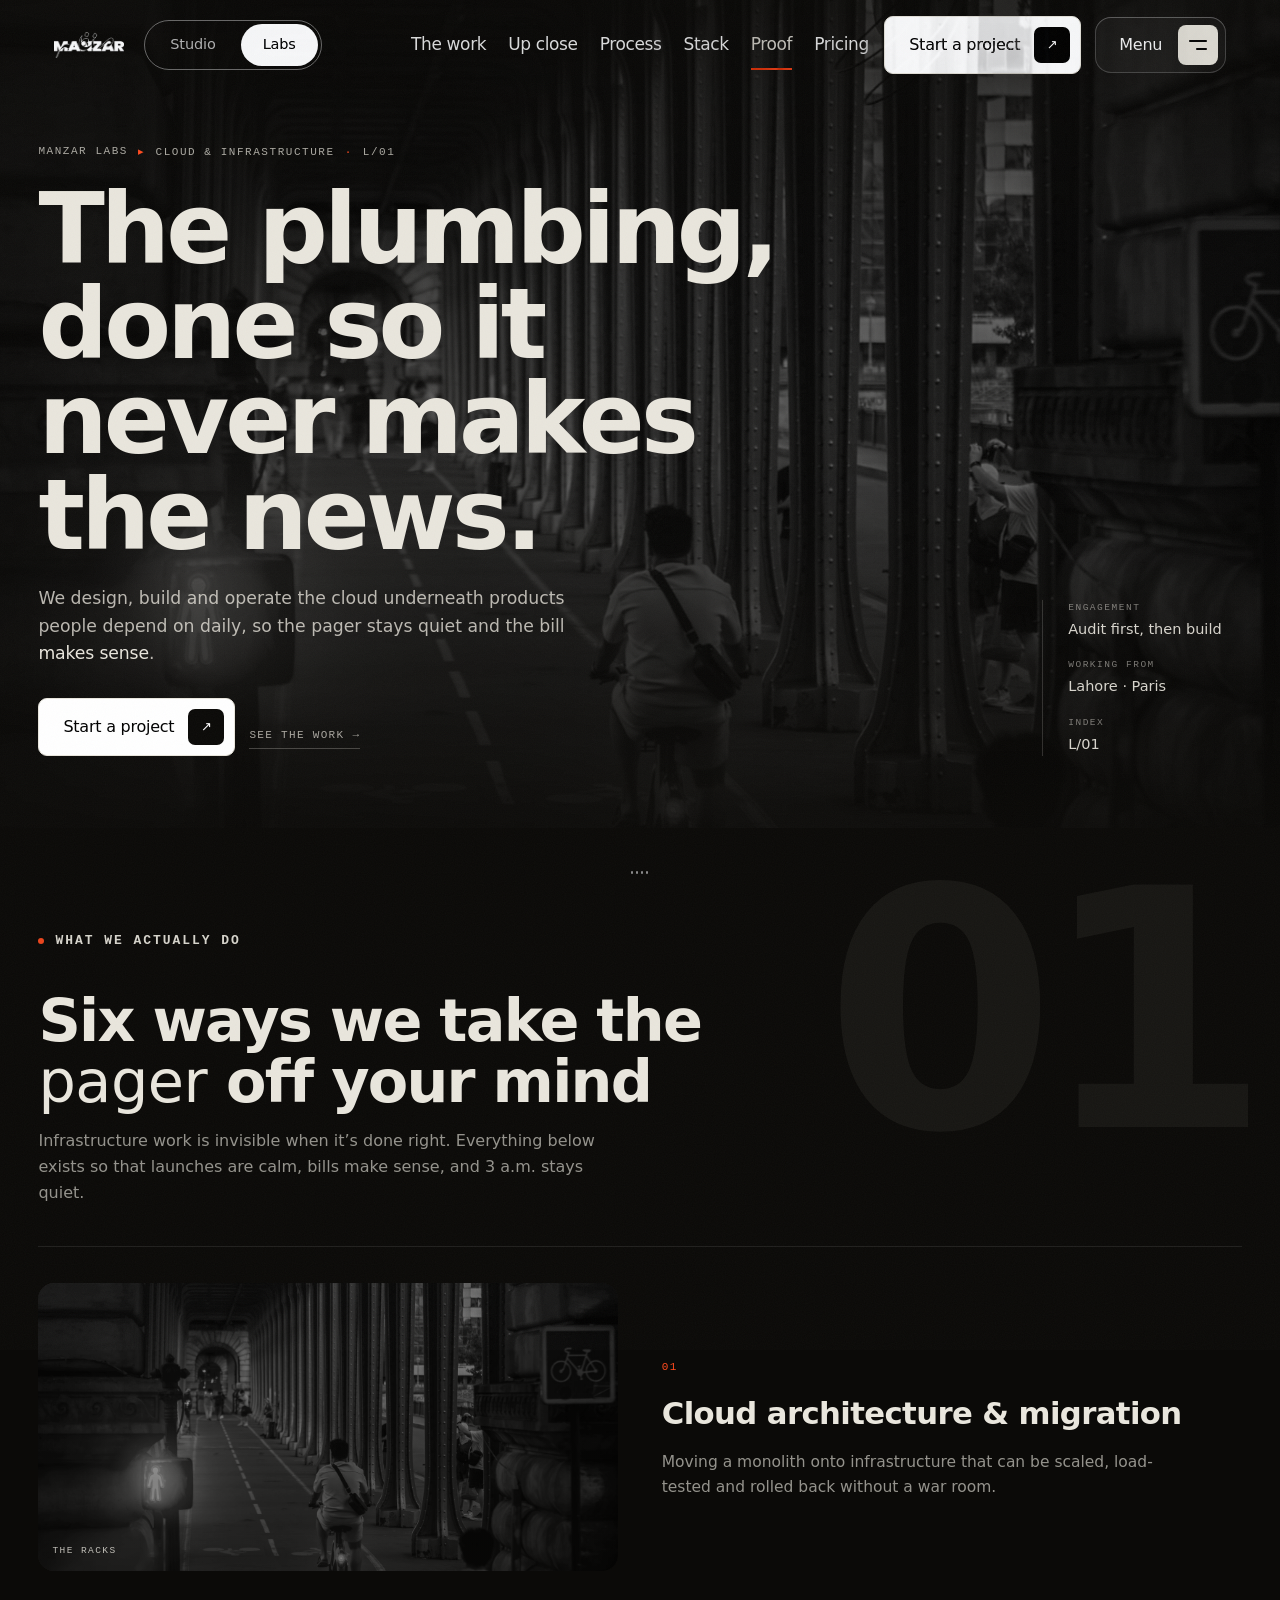
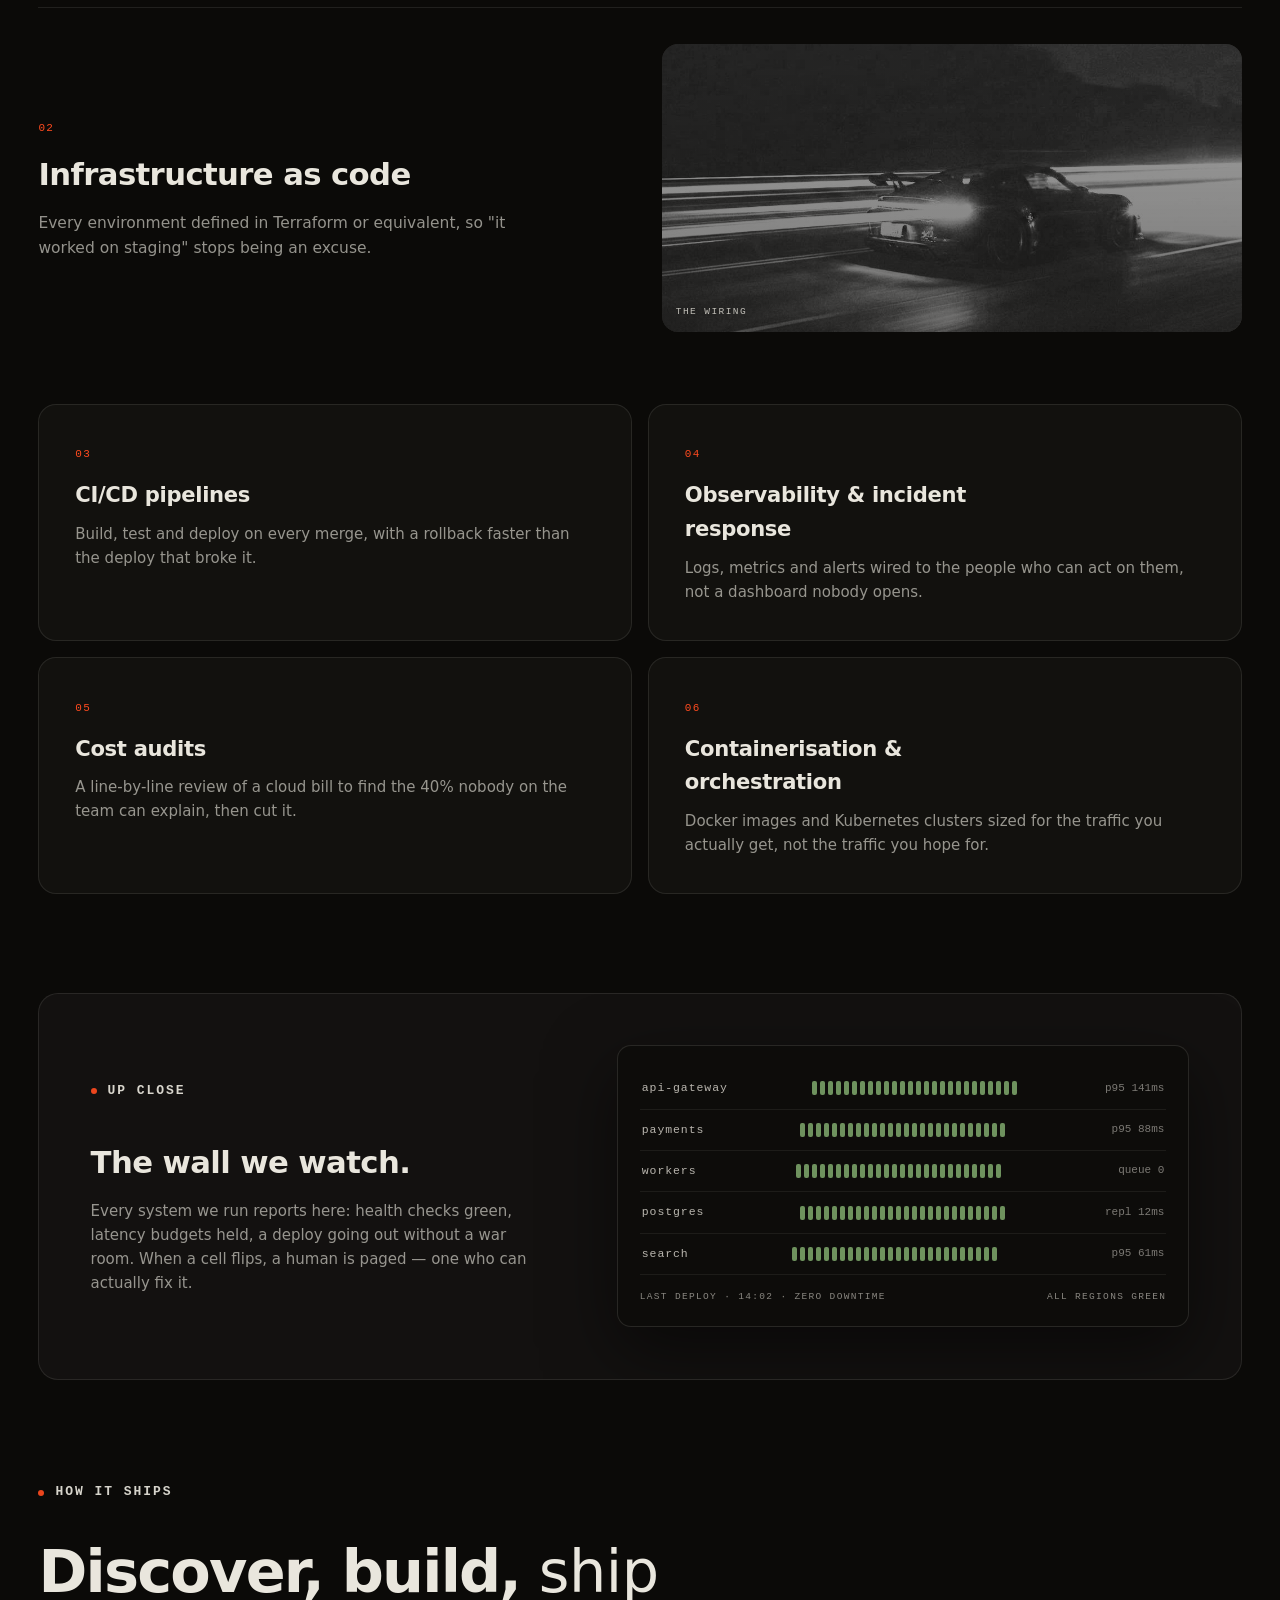
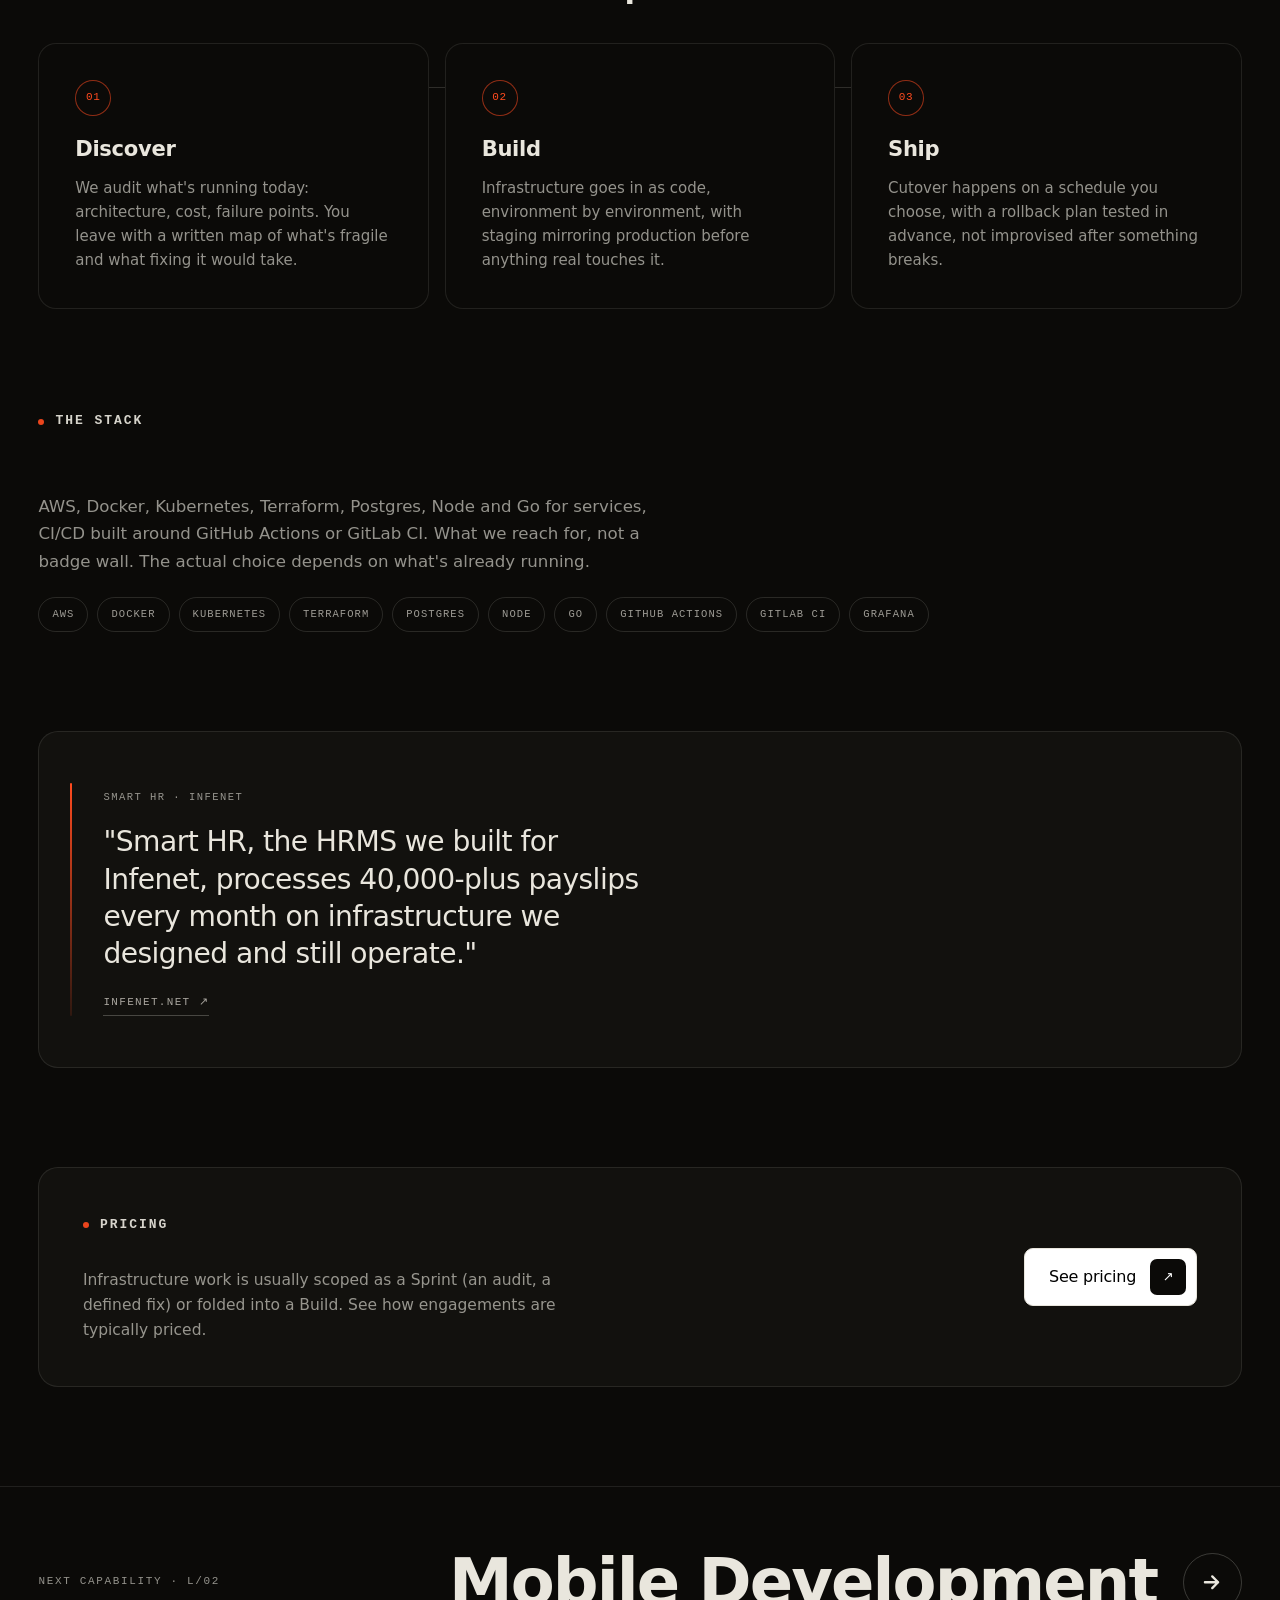
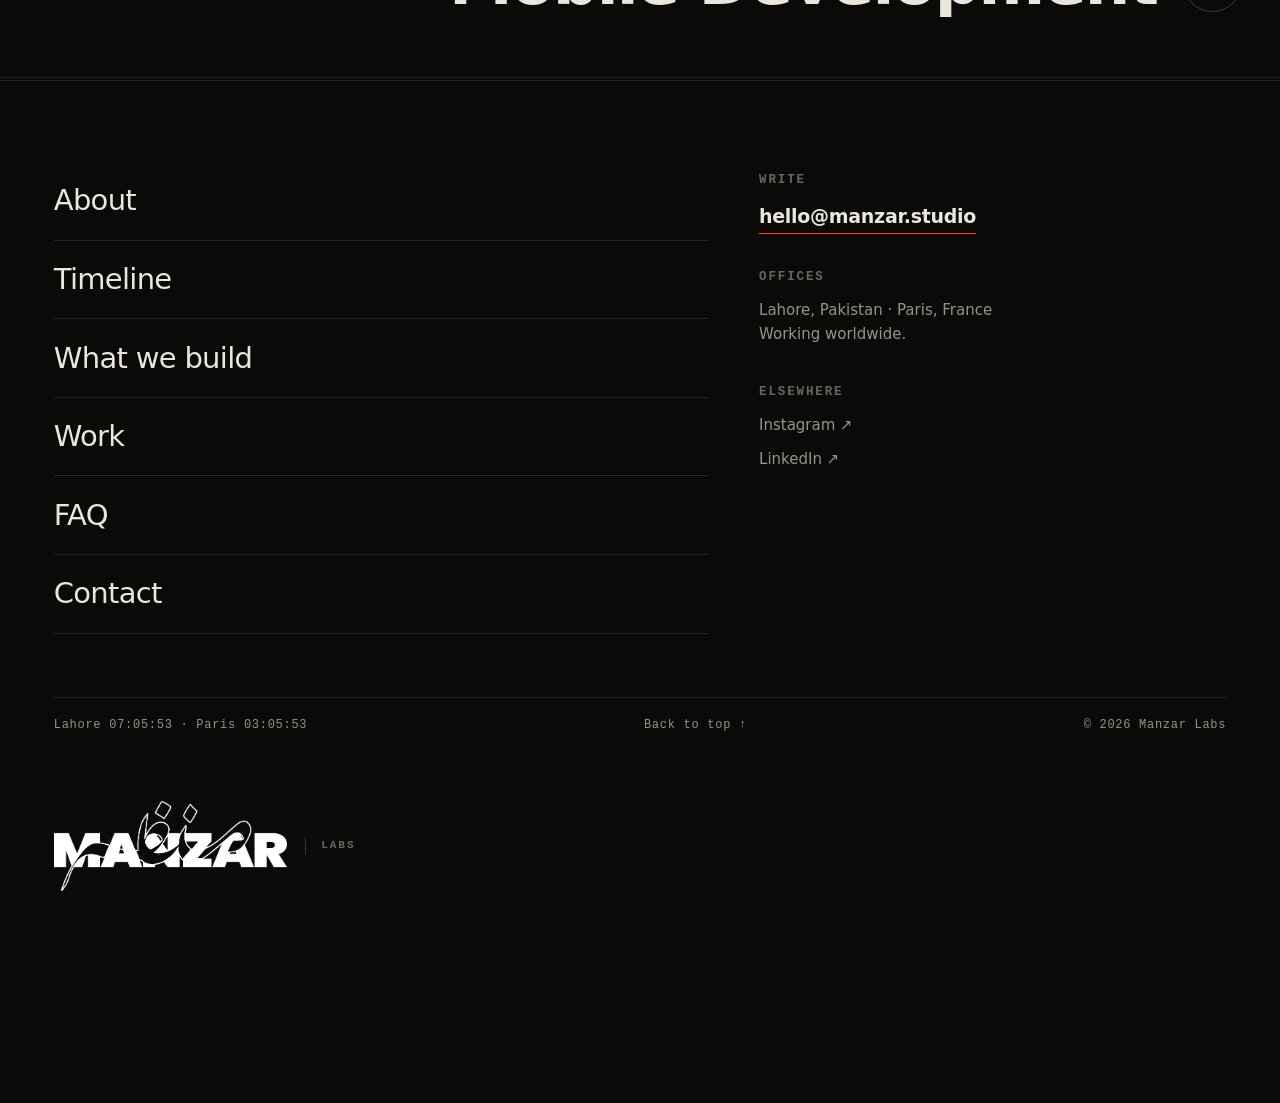
<file: capabilities/cloud.html>
<!DOCTYPE html>
<html lang="en">
<head>
<meta charset="UTF-8">
<style>html{background:#0B0A08}html.mz-xover-boot{overflow:hidden}html.mz-xover-boot::before{content:"";position:fixed;inset:0;z-index:4001;background:#0B0A08;pointer-events:none}</style>
<script>(function(){var d=document.documentElement;try{if(sessionStorage.getItem('mz:crossover')){d.className+=' mz-xover-boot';}}catch(e){}})();</script>
<meta name="viewport" content="width=device-width, initial-scale=1.0">
<title>Cloud Infrastructure & DevOps Services | Manzar Labs</title>
<meta name="description" content="Cloud infrastructure consulting and DevOps engineering: architecture and migration, Kubernetes, CI/CD pipelines, infrastructure as code, observability and cost audits. AWS-first, engineered for uptime. Manzar Labs.">
<meta name="keywords" content="cloud infrastructure services, DevOps consulting, Kubernetes consulting, CI/CD pipeline, infrastructure as code, cloud migration, cloud cost optimization, SRE">
<link rel="canonical" href="https://manzar.studio/capabilities/cloud">
<meta property="og:site_name" content="Manzar Labs">
<meta property="og:title" content="Cloud & Infrastructure · Manzar Labs">
<meta property="og:description" content="Cloud infrastructure consulting and DevOps engineering: architecture and migration, Kubernetes, CI/CD pipelines, infrastructure as code, observability and cost audits. AWS-first, engineered for uptime. Manzar Labs.">
<meta property="og:type" content="website">
<meta property="og:url" content="https://manzar.studio/capabilities/cloud">
<meta property="og:image" content="https://manzar.studio/assets/labs-preview.jpg">
<meta property="og:image:width" content="1200">
<meta property="og:image:height" content="750">
<meta property="og:image:alt" content="Manzar Labs — design-led software engineering, Lahore and Paris">
<meta name="twitter:card" content="summary_large_image">
<meta name="twitter:title" content="Cloud & Infrastructure · Manzar Labs">
<meta name="twitter:description" content="Cloud infrastructure consulting and DevOps engineering: architecture and migration, Kubernetes, CI/CD pipelines, infrastructure as code, observability and cost audits. AWS-first, engineered for uptime. Manzar Labs.">
<meta name="twitter:image" content="https://manzar.studio/assets/labs-preview.jpg">
<meta name="theme-color" content="#0B0A08">
<link rel="icon" href="../favicon.ico" sizes="32x32">
<link rel="icon" type="image/png" sizes="32x32" href="../assets/brand/favicon-labs-32.png">
<link rel="icon" type="image/png" sizes="192x192" href="../assets/brand/favicon-labs-192.png">
<link rel="icon" type="image/png" sizes="512x512" href="../assets/brand/favicon-labs-512.png">
<link rel="apple-touch-icon" href="../assets/brand/favicon-labs-180.png">
<link rel="manifest" href="../site.webmanifest">
<script>if("scrollRestoration" in history)history.scrollRestoration="manual";
window.__mzCrossover=false;
try{window.__mzCrossover=!!sessionStorage.getItem("mz-crossover");}catch(e){}
if(window.__mzCrossover){
  document.documentElement.classList.add("mz-crossing");
  setTimeout(function(){document.documentElement.classList.remove("mz-crossing");},3000);
}</script>
<link rel="preconnect" href="https://fonts.googleapis.com">
<link rel="preconnect" href="https://fonts.gstatic.com" crossorigin>
<link rel="preconnect" href="https://api.fontshare.com">
<link rel="preload" as="style" href="https://api.fontshare.com/v2/css?f[]=general-sans@400,500,600,700&amp;display=swap" onload="this.onload=null;this.rel='stylesheet'">
<link rel="preload" as="style" href="https://fonts.googleapis.com/css2?family=Instrument+Serif:ital@1&amp;display=swap" onload="this.onload=null;this.rel='stylesheet'">
<link rel="preload" as="style" href="https://api.fontshare.com/v2/css?f[]=tanker@400&amp;display=swap" onload="this.onload=null;this.rel='stylesheet'">
<noscript>
  <link rel="stylesheet" href="https://api.fontshare.com/v2/css?f[]=general-sans@400,500,600,700&amp;display=swap">
  <link rel="stylesheet" href="https://api.fontshare.com/v2/css?f[]=tanker@400&amp;display=swap">
  <link rel="stylesheet" href="https://fonts.googleapis.com/css2?family=Instrument+Serif:ital@1&amp;display=swap">
</noscript>
<link rel="stylesheet" href="../assets/css/cursor.css?v=20">
<link rel="stylesheet" href="../assets/css/manzar-system.css?v=20">
<link rel="stylesheet" href="../labs/assets/css/style.css?v=20">
<link rel="stylesheet" href="../labs/assets/css/manzar-theme.css?v=20">
<link rel="stylesheet" href="../assets/css/crossover.css?v=20">
<link rel="stylesheet" href="../assets/css/menu.css?v=20">
<link rel="stylesheet" href="../assets/css/caps.css?v=20">
<script src="../assets/js/manzar-system.js?v=20" defer></script>
<style>.skip{position:fixed;left:-999px;top:8px;z-index:2000;background:var(--acc);color:var(--ink);padding:8px 14px;font-family:var(--mono);font-size:12px}.skip:focus{left:8px}</style>
<script type="application/ld+json">
{
  "@context": "https://schema.org",
  "@graph": [
    {
      "@type": "Service",
      "name": "Cloud & Infrastructure",
      "serviceType": "Cloud & Infrastructure",
      "description": "Cloud infrastructure consulting and DevOps engineering: architecture and migration, Kubernetes, CI/CD pipelines, infrastructure as code, observability and cost audits. AWS-first, engineered for uptime. Manzar Labs.",
      "url": "https://manzar.studio/capabilities/cloud",
      "provider": {
        "@type": "Organization",
        "name": "Manzar Labs",
        "url": "https://manzar.studio/labs/",
        "logo": "https://manzar.studio/assets/brand/favicon-512.png",
        "sameAs": [
          "https://www.instagram.com/manzar.studio/",
          "https://www.linkedin.com/company/manzarstudio/"
        ]
      },
      "areaServed": "Worldwide",
      "availableChannel": { "@type": "ServiceChannel", "serviceUrl": "https://manzar.studio/capabilities/cloud" }
    },
    {
      "@type": "BreadcrumbList",
      "itemListElement": [
        { "@type": "ListItem", "position": 1, "name": "Manzar Labs", "item": "https://manzar.studio/labs/" },
        { "@type": "ListItem", "position": 2, "name": "Cloud & Infrastructure", "item": "https://manzar.studio/capabilities/cloud" }
      ]
    }
  ]
}
</script>
</head>
<body id="page-top">
<a class="skip" href="#main">Skip to content</a>
<header class="nav" id="nav">
  <div class="nav-left">
    <a class="brand" href="../labs.html#top" aria-label="Manzar Labs, back to top"><img src="../assets/manzar-wordmark.png" alt="Manzar" width="2556" height="980" decoding="async"></a>
    <div class="mz-switch" role="group" aria-label="Manzar worlds">
      <a class="mz-sw-opt" href="../index.html" data-world="studio">Studio</a>
      <a class="mz-sw-opt is-on" href="../labs.html" data-world="labs">Labs</a>
    </div>
  </div>
  <nav class="nav-links" aria-label="Primary">
    <a href="#offers">The work</a>
    <a href="#piece">Up close</a>
    <a href="#process">Process</a>
    <a href="#stack">Stack</a>
    <a href="#proof">Proof</a>
    <a href="../pricing.html">Pricing</a>
  </nav>
  <div class="nav-right">
    <a class="nav-cta magnetic" href="../labs.html#contact">Start a project <span class="arr">↗</span></a>
    <button class="menu-btn" type="button" id="menuBtn" data-mzx-open aria-controls="mzMenu" aria-expanded="false" aria-label="Open menu"><span class="menu-btn-label">Menu</span><span class="menu-btn-icon" aria-hidden="true"><i></i><i></i></span></button>
  </div>
</header>
<main id="main" class="cp-main">

  <!-- ══════════════ HERO ══════════════ -->
  <section class="cp-hero" aria-labelledby="capTitle">
    <div class="cp-hero-media" aria-hidden="true">
      <img src="https://images.unsplash.com/photo-1558494949-ef010cbdcc31?q=80&w=2400&h=1400&fit=crop" onerror="this.onerror=null;this.src='../labs/assets/img/svc/cloud.jpg'" alt="" fetchpriority="high" decoding="async">
    </div>
    <div class="cp-shell cp-hero-in">
      <div>
        <p class="cp-crumb"><a href="../labs.html">Manzar Labs</a> <span class="sep">▸</span> <span>Cloud & Infrastructure</span> <span class="sep">·</span> <span>L/01</span></p>
        <h1 class="cp-hero-title" id="capTitle">The plumbing, done so it never makes the news.</h1>
        <p class="cp-hero-sub">We design, build and operate the cloud underneath products people depend on daily, so the pager stays quiet and the bill <span class="mz-serif">makes sense</span>.</p>
        <div class="cp-hero-ctas">
          <a class="nav-cta magnetic" href="../labs.html#contact">Start a project <span class="arr">↗</span></a>
          <a class="cp-proof-link" href="../labs.html#work">See the work <span aria-hidden="true">→</span></a>
        </div>
      </div>
      <dl class="cp-hero-meta">
          <div><dt>Engagement</dt><dd>Audit first, then build</dd></div>
          <div><dt>Working from</dt><dd>Lahore · Paris</dd></div>
          <div><dt>Index</dt><dd>L/01</dd></div>
      </dl>
    </div>
    <audio data-mz-ambience data-mz-brand="labs" data-mz-volume=".31"
       data-mz-tracks='[{"src": "../labs/assets/audio/adrift-among-infinite-stars.mp3", "name": "Adrift Among Infinite Stars \u2014 Scott Buckley"}, {"src": "../labs/assets/audio/the-long-dark.mp3", "name": "The Long Dark \u2014 Scott Buckley"}, {"src": "../labs/assets/audio/cirrus.mp3", "name": "Cirrus \u2014 Scott Buckley"}, {"src": "../labs/assets/audio/hymn-to-the-dawn.mp3", "name": "Hymn to the Dawn \u2014 Scott Buckley"}, {"src": "../labs/assets/audio/decoherence.mp3", "name": "Decoherence \u2014 Scott Buckley"}]'
       loop preload="none" src="../labs/assets/audio/adrift-among-infinite-stars.mp3"></audio>
  </section>

  <!-- ══════════════ OFFERS ══════════════ -->
  <section class="cp-sec" id="offers">
    <span class="cp-ghost" aria-hidden="true">01</span>
    <div class="cp-shell" style="position:relative;z-index:1">
      <div class="cp-sec-head" data-cv>
        <span class="mz-eyebrow"><i></i>What we actually do</span>
        <h2 class="cp-h2">Six ways we take the <span class="mz-serif">pager</span> off your mind</h2>
        <p class="cp-lead">Infrastructure work is invisible when it’s done right. Everything below exists so that launches are calm, bills make sense, and 3 a.m. stays quiet.</p>
      </div>
<div class="cp-feat" data-cv>
        <figure class="cp-feat-plate"><img src="https://images.unsplash.com/photo-1558494949-ef010cbdcc31?q=80&w=1400&h=900&fit=crop" onerror="this.onerror=null;this.src='../labs/assets/img/svc/cloud.jpg'" alt="" loading="lazy" decoding="async" data-plx><span class="tag">The racks</span></figure>
        <div class="cp-feat-copy">
          <span class="cp-feat-num">01</span>
          <h3>Cloud architecture &amp; migration</h3>
          <p>Moving a monolith onto infrastructure that can be scaled, load-tested and rolled back without a war room.</p>
        </div>
      </div>
<div class="cp-feat alt" data-cv>
        <figure class="cp-feat-plate"><img src="https://images.unsplash.com/photo-1580584126903-c17d41830450?q=80&w=1400&h=900&fit=crop" onerror="this.onerror=null;this.src='../labs/assets/img/svc/reg-iot.jpg'" alt="" loading="lazy" decoding="async" data-plx><span class="tag">The wiring</span></figure>
        <div class="cp-feat-copy">
          <span class="cp-feat-num">02</span>
          <h3>Infrastructure as code</h3>
          <p>Every environment defined in Terraform or equivalent, so "it worked on staging" stops being an excuse.</p>
        </div>
      </div>
      <div class="cp-grid">
        <article class="cp-cell" data-cv>
          <span class="cp-cell-num">03</span>
          <h3>CI/CD pipelines</h3>
          <p>Build, test and deploy on every merge, with a rollback faster than the deploy that broke it.</p>
        </article>
        <article class="cp-cell" data-cv>
          <span class="cp-cell-num">04</span>
          <h3>Observability &amp; incident response</h3>
          <p>Logs, metrics and alerts wired to the people who can act on them, not a dashboard nobody opens.</p>
        </article>
        <article class="cp-cell" data-cv>
          <span class="cp-cell-num">05</span>
          <h3>Cost audits</h3>
          <p>A line-by-line review of a cloud bill to find the 40% nobody on the team can explain, then cut it.</p>
        </article>
        <article class="cp-cell" data-cv>
          <span class="cp-cell-num">06</span>
          <h3>Containerisation &amp; orchestration</h3>
          <p>Docker images and Kubernetes clusters sized for the traffic you actually get, not the traffic you hope for.</p>
        </article>
      </div>
    </div>
  </section>

  <!-- ══════════════ SET PIECE ══════════════ -->
  <section class="cp-sec" id="piece" style="padding-top:0">
    <div class="cp-shell">
      <div class="cp-piece" data-cv>
        <div class="cp-piece-grid">
          <div class="cp-piece-copy">
            <span class="mz-eyebrow"><i></i>Up close</span>
            <h3 style="margin-top:16px">The wall we watch.</h3>
            <p>Every system we run reports here: health checks green, latency budgets held, a deploy going out without a war room. When a cell flips, a human is paged — one who can actually fix it.</p>
          </div>
          <div class="cp-wall" id="cpWall" aria-label="A live status wall: services reporting health, latency and deploys">
            <div class="cp-wall-row"><span class="cp-wall-name">api-gateway</span><span class="cp-wall-dots" aria-hidden="true"><i></i><i></i><i></i><i></i><i></i><i></i><i></i><i></i><i></i><i></i><i></i><i></i><i></i><i></i><i></i><i></i><i></i><i></i><i></i><i></i><i></i><i></i><i></i><i></i><i></i><i></i></span><span class="cp-wall-val">p95 141ms</span></div>
            <div class="cp-wall-row"><span class="cp-wall-name">payments</span><span class="cp-wall-dots" aria-hidden="true"><i></i><i></i><i></i><i></i><i></i><i></i><i></i><i></i><i></i><i></i><i></i><i></i><i></i><i></i><i></i><i></i><i></i><i></i><i></i><i></i><i></i><i></i><i></i><i></i><i></i><i></i></span><span class="cp-wall-val">p95 88ms</span></div>
            <div class="cp-wall-row"><span class="cp-wall-name">workers</span><span class="cp-wall-dots" aria-hidden="true"><i></i><i></i><i></i><i></i><i></i><i></i><i></i><i></i><i></i><i></i><i></i><i></i><i></i><i></i><i></i><i></i><i></i><i></i><i></i><i></i><i></i><i></i><i></i><i></i><i></i><i></i></span><span class="cp-wall-val">queue 0</span></div>
            <div class="cp-wall-row"><span class="cp-wall-name">postgres</span><span class="cp-wall-dots" aria-hidden="true"><i></i><i></i><i></i><i></i><i></i><i></i><i></i><i></i><i></i><i></i><i></i><i></i><i></i><i></i><i></i><i></i><i></i><i></i><i></i><i></i><i></i><i></i><i></i><i></i><i></i><i></i></span><span class="cp-wall-val">repl 12ms</span></div>
            <div class="cp-wall-row"><span class="cp-wall-name">search</span><span class="cp-wall-dots" aria-hidden="true"><i></i><i></i><i></i><i></i><i></i><i></i><i></i><i></i><i></i><i></i><i></i><i></i><i></i><i></i><i></i><i></i><i></i><i></i><i></i><i></i><i></i><i></i><i></i><i></i><i></i><i></i></span><span class="cp-wall-val">p95 61ms</span></div>
            <div class="cp-wall-foot" aria-hidden="true"><span>last deploy · 14:02 · zero downtime</span><span>all regions green</span></div>
          </div>
        </div>
      </div>
    </div>
  </section>

  <!-- ══════════════ PROCESS ══════════════ -->
  <section class="cp-sec" id="process" style="padding-top:0">
    <div class="cp-shell">
      <div class="cp-sec-head" data-cv>
        <span class="mz-eyebrow"><i></i>How it ships</span>
        <h2 class="cp-h2">Discover, build, <span class="mz-serif">ship</span></h2>
      </div>
      <div class="cp-ship">
        <article class="cp-step" data-cv>
          <span class="cp-step-num">01</span>
          <h3>Discover</h3>
          <p>We audit what's running today: architecture, cost, failure points. You leave with a written map of what's fragile and what fixing it would take.</p>
        </article>
        <article class="cp-step" data-cv>
          <span class="cp-step-num">02</span>
          <h3>Build</h3>
          <p>Infrastructure goes in as code, environment by environment, with staging mirroring production before anything real touches it.</p>
        </article>
        <article class="cp-step" data-cv>
          <span class="cp-step-num">03</span>
          <h3>Ship</h3>
          <p>Cutover happens on a schedule you choose, with a rollback plan tested in advance, not improvised after something breaks.</p>
        </article>
      </div>
    </div>
  </section>

  <!-- ══════════════ STACK ══════════════ -->
  <section class="cp-sec cp-stack" id="stack" style="padding-top:0">
    <div class="cp-shell">
      <div class="cp-sec-head" data-cv>
        <span class="mz-eyebrow"><i></i>The stack</span>
      </div>
      <p data-cv>AWS, Docker, Kubernetes, Terraform, Postgres, Node and Go for services, CI/CD built around GitHub Actions or GitLab CI. What we reach for, not a badge wall. The actual choice depends on what's already running.</p>
      <div class="cp-chips" data-cv aria-label="Tools we reach for"><span>AWS</span><span>Docker</span><span>Kubernetes</span><span>Terraform</span><span>Postgres</span><span>Node</span><span>Go</span><span>GitHub Actions</span><span>GitLab CI</span><span>Grafana</span></div>
    </div>
  </section>

  <!-- ══════════════ PROOF ══════════════ -->
  <section class="cp-sec" id="proof" style="padding-top:0">
    <div class="cp-shell">
      <div class="cp-proof" data-cv>
        <span class="cp-proof-tag">Smart HR · Infenet</span>
        <p class="cp-proof-q">"Smart HR, the HRMS we built for Infenet, processes 40,000-plus payslips every month on infrastructure we designed and still operate."</p>
        <a class="cp-proof-link" href="https://infenet.net" target="_blank" rel="noopener">infenet.net <span aria-hidden="true">↗</span></a>
      </div>
    </div>
  </section>

  <!-- ══════════════ PRICING ══════════════ -->
  <section class="cp-sec" id="pricing" style="padding-top:0">
    <div class="cp-shell">
      <div class="cp-price" data-cv>
        <div>
          <span class="mz-eyebrow"><i></i>Pricing</span>
          <p>Infrastructure work is usually scoped as a Sprint (an audit, a defined fix) or folded into a Build. See how engagements are typically priced.</p>
        </div>
        <a class="nav-cta magnetic" href="../pricing.html">See pricing <span class="arr">↗</span></a>
      </div>
    </div>
  </section>

  <!-- ══════════════ NEXT ══════════════ -->
  <a class="cp-next" href="mobile.html" aria-label="Next capability: Mobile Development">
    <span class="cp-next-img" aria-hidden="true"><img src="../labs/assets/img/svc/mob.jpg" alt="" loading="lazy" decoding="async"></span>
    <span class="cp-shell cp-next-in">
      <span class="cp-next-lab">Next capability · L/02</span>
      <span class="cp-next-title">Mobile Development
        <span class="cp-next-arrow" aria-hidden="true"><svg viewBox="0 0 14 14" width="11" height="11" aria-hidden="true"><path d="M2 7h9M7 3l4 4-4 4" stroke="currentColor" stroke-width="1.6" fill="none" stroke-linecap="round" stroke-linejoin="round"/></svg></span>
      </span>
    </span>
  </a>


</main>

<footer class="foot" id="footer">
  <div class="foot-shell">
    <div class="foot-grid">
      <nav class="fnav" aria-label="Footer">
        <a href="../labs.html#mission">About <span class="fa">→</span></a>
        <a href="../labs.html#speed">Timeline <span class="fa">→</span></a>
        <a href="../labs.html#services">What we build <span class="fa">→</span></a>
        <a href="../labs.html#work">Work <span class="fa">→</span></a>
        <a href="../labs.html#faq">FAQ <span class="fa">→</span></a>
        <a href="../labs.html#contact">Contact <span class="fa">→</span></a>
      </nav>
      <div class="fcol">
        <div class="fblock">
          <span class="fb-lab">Write</span>
          <a class="femail" href="mailto:hello@manzar.studio">hello@manzar.studio</a>
        </div>
        <div class="fblock">
          <span class="fb-lab">Offices</span>
          <p>Lahore, Pakistan · Paris, France<br>Working worldwide.</p>
        </div>
        <div class="fblock">
          <span class="fb-lab">Elsewhere</span>
          <div class="fsoc">
            <a href="https://www.instagram.com/manzar.studio/" target="_blank" rel="noopener">Instagram ↗</a>
            <a href="https://www.linkedin.com/company/manzarstudio/" target="_blank" rel="noopener">LinkedIn ↗</a>
          </div>
        </div>
      </div>
    </div>
    <div class="foot-meta">
      <span class="fm-clock">Lahore <span data-clock="Asia/Karachi">--:--:--</span> · Paris <span data-clock="Europe/Paris">--:--:--</span></span>
      <a class="totop" href="#page-top">Back to top ↑</a>
      <span>© <span id="year">2026</span> Manzar Labs</span>
    </div>
  </div>
  <div class="foot-band">
    <canvas id="cv-band-cap" aria-hidden="true"></canvas>
    <div class="band-in">
      <span class="band-logo">
        <img src="../assets/manzar-wordmark.png" alt="Manzar">
        <span class="band-logo-chip">Labs</span>
      </span>
      <span class="band-tag">Software that earns the second look.<br>Manzar Labs · Lahore / Paris</span>
    </div>
  </div>
</footer>

<div class="mzx" id="mzxMenu" role="dialog" aria-modal="true"
     aria-label="Main menu" aria-hidden="true" hidden>

  <div class="mzx-head">
    <div class="mzx-head-left">
      <img class="mzx-mark" src="../assets/manzar-wordmark.png" alt="Manzar"
           width="2556" height="980" decoding="async">
      <span class="mzx-head-rule" aria-hidden="true"></span>
      <span class="mzx-eyebrow">Labs</span>
    </div>
    <button class="mzx-close" type="button" data-mzx-close aria-label="Close menu">
      <span class="mzx-close-label">Close</span>
      <span class="mzx-close-x" aria-hidden="true">
        <svg viewBox="0 0 24 24" fill="none" stroke="currentColor" stroke-width="1.5">
          <path d="M6 6 18 18M18 6 6 18"/>
        </svg>
      </span>
    </button>
  </div>

  <div class="mzx-body">
    <nav class="mzx-nav" aria-label="Main">

      <div class="mzx-group">
        <p class="mzx-group-label">Labs</p>
        <a class="mzx-row" href="../capabilities/cloud.html" style="--i:5"
           data-media="../assets/menu/cloud.svg" data-kicker="Built to hold">
          <span class="mzx-n">01</span>
          <span class="mzx-t">Cloud &amp; Infrastructure</span>
          <span class="mzx-d">Systems that hold under real load.</span>
        </a>
        <a class="mzx-row" href="../capabilities/mobile.html" style="--i:6"
           data-media="../assets/menu/mobile.svg" data-kicker="In the store">
          <span class="mzx-n">02</span>
          <span class="mzx-t">Mobile Development</span>
          <span class="mzx-d">iOS, Android, React Native. Shipped, not prototyped.</span>
        </a>
        <a class="mzx-row" href="../capabilities/ai.html" style="--i:7"
           data-media="../assets/menu/ai.svg" data-kicker="Past the demo">
          <span class="mzx-n">03</span>
          <span class="mzx-t">AI Development</span>
          <span class="mzx-d">Applied models, not demo-ware.</span>
        </a>
        <a class="mzx-row" href="../capabilities/iot.html" style="--i:8"
           data-media="../assets/menu/iot.svg" data-kicker="Wired up">
          <span class="mzx-n">04</span>
          <span class="mzx-t">IoT &amp; Connected Systems</span>
          <span class="mzx-d">Hardware and firmware, wired to software.</span>
        </a>
      </div>

      <div class="mzx-group">
        <p class="mzx-group-label">Company</p>
        <a class="mzx-row" href="../pricing.html" style="--i:9"
           data-media="../assets/menu/pricing.svg" data-kicker="Engagement models">
          <span class="mzx-n">05</span>
          <span class="mzx-t">Pricing</span>
          <span class="mzx-d">Sprint, build or retainer: three ways in.</span>
        </a>
        <a class="mzx-row" href="../labs.html#contact" style="--i:11"
           data-media="../assets/menu/contact.svg" data-kicker="Start a conversation">
          <span class="mzx-n">06</span>
          <span class="mzx-t">Contact</span>
          <span class="mzx-d">hello@manzar.studio. Say what you need.</span>
        </a>
      </div>

    </nav>

    <aside class="mzx-media" data-mzx-media
           data-default-media="../assets/menu/world.svg"
           data-default-kicker="Two halves, one studio"
           data-default-caption="Manzar Labs. Software, built at startup speed.">
      <div class="mzx-frame" data-mzx-frame>
        <img class="is-on" src="../assets/menu/world.svg" alt="" width="800" height="500" decoding="async">
        <img alt="" aria-hidden="true" width="800" height="500" decoding="async">
      </div>
      <p class="mzx-kicker" data-mzx-kicker>Two halves, one studio</p>
      <p class="mzx-caption" data-mzx-caption>Manzar Labs. Software, built at startup speed.</p>
    </aside>
  </div>

  <div class="mzx-foot">
    <div class="mzx-switch" role="group" aria-label="Manzar worlds">
      <span class="mzx-switch-rail" aria-hidden="true"></span>
      <a href="../index.html" data-world="studio">Studio</a>
      <a href="../labs.html" class="is-on" data-world="labs">Labs</a>
    </div>
    <a class="mzx-mail" href="mailto:hello@manzar.studio">hello@manzar.studio</a>
    <div class="mzx-clocks">
      <div class="mzx-clock">
        <span class="mzx-clock-city">Lahore</span>
        <time class="mzx-clock-time" data-mzx-clock="Asia/Karachi">--:--</time>
      </div>
      <div class="mzx-clock">
        <span class="mzx-clock-city">Paris</span>
        <time class="mzx-clock-time" data-mzx-clock="Europe/Paris">--:--</time>
      </div>
    </div>
    <a class="mzx-cta" href="../labs.html#contact">Start a project <i aria-hidden="true">&#8599;</i></a>
  </div>
</div>

<script src="../labs/assets/js/vendor/gsap.min.js"></script>
<script src="../labs/assets/js/vendor/ScrollTrigger.min.js"></script>
<script src="../labs/assets/js/vendor/lenis.min.js"></script>
<script src="../assets/js/caps.js?v=20"></script>
<script src="../assets/js/crossover.js?v=20"></script>
<script src="../assets/js/menu.js?v=20" defer></script>
<script src="../labs/assets/js/mz-sound.js?v=20" defer></script>
<button class="mz-sndtgl" data-mz-sound type="button" aria-pressed="true" aria-label="Turn sound off"><i></i><i></i><i></i><i></i></button>
</body>
</html>
</file>
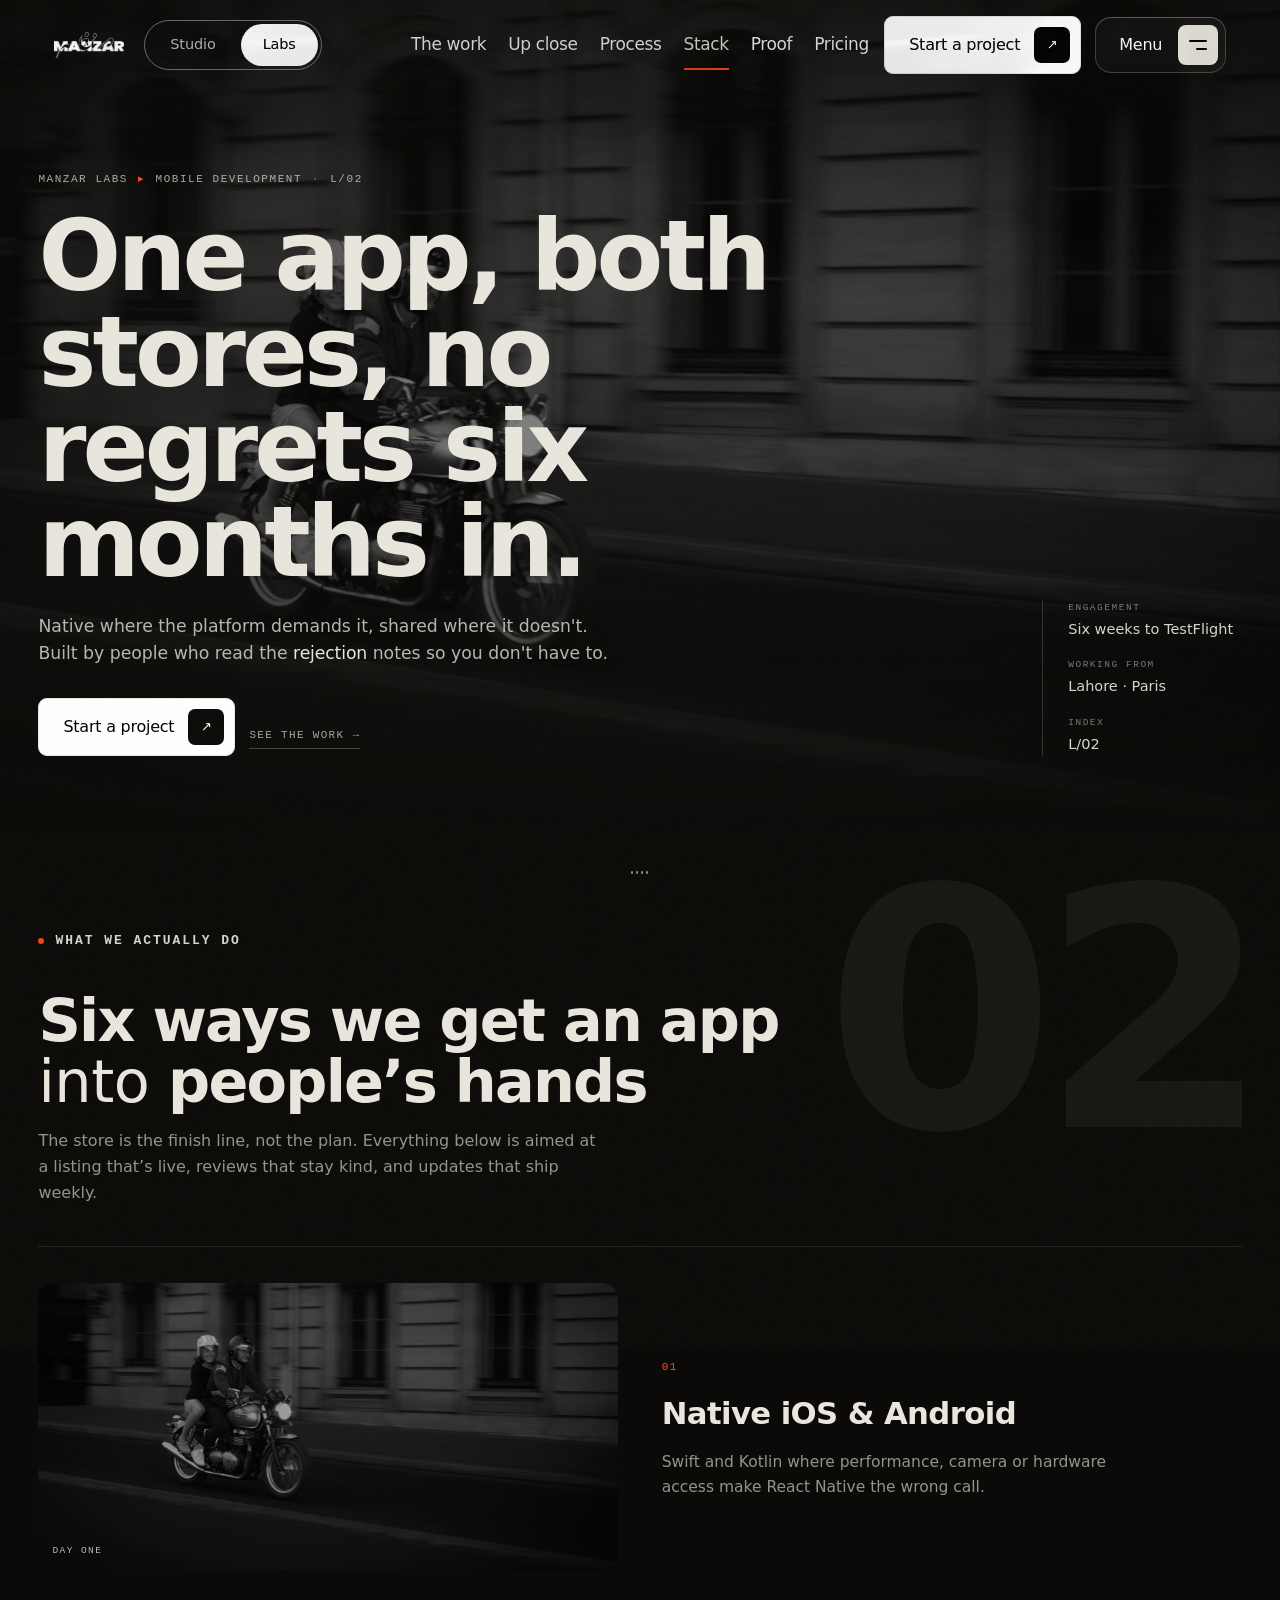
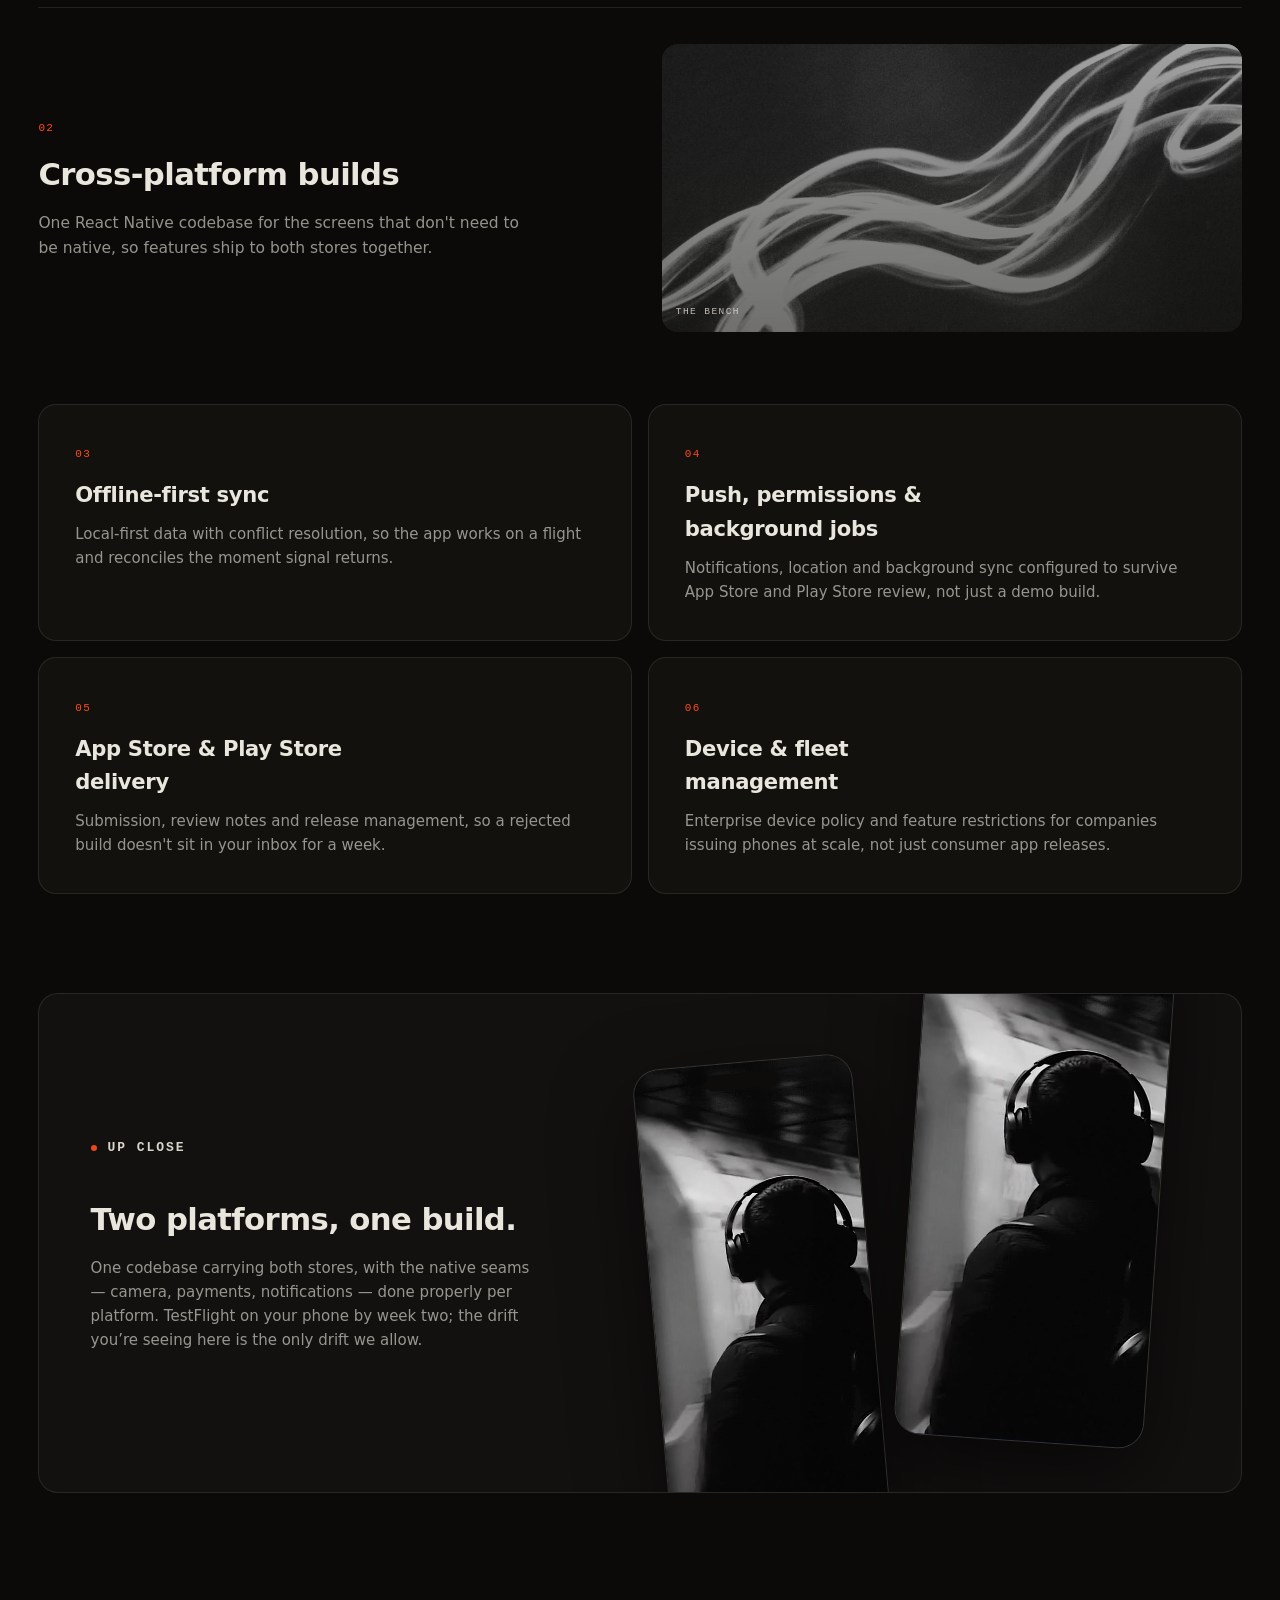
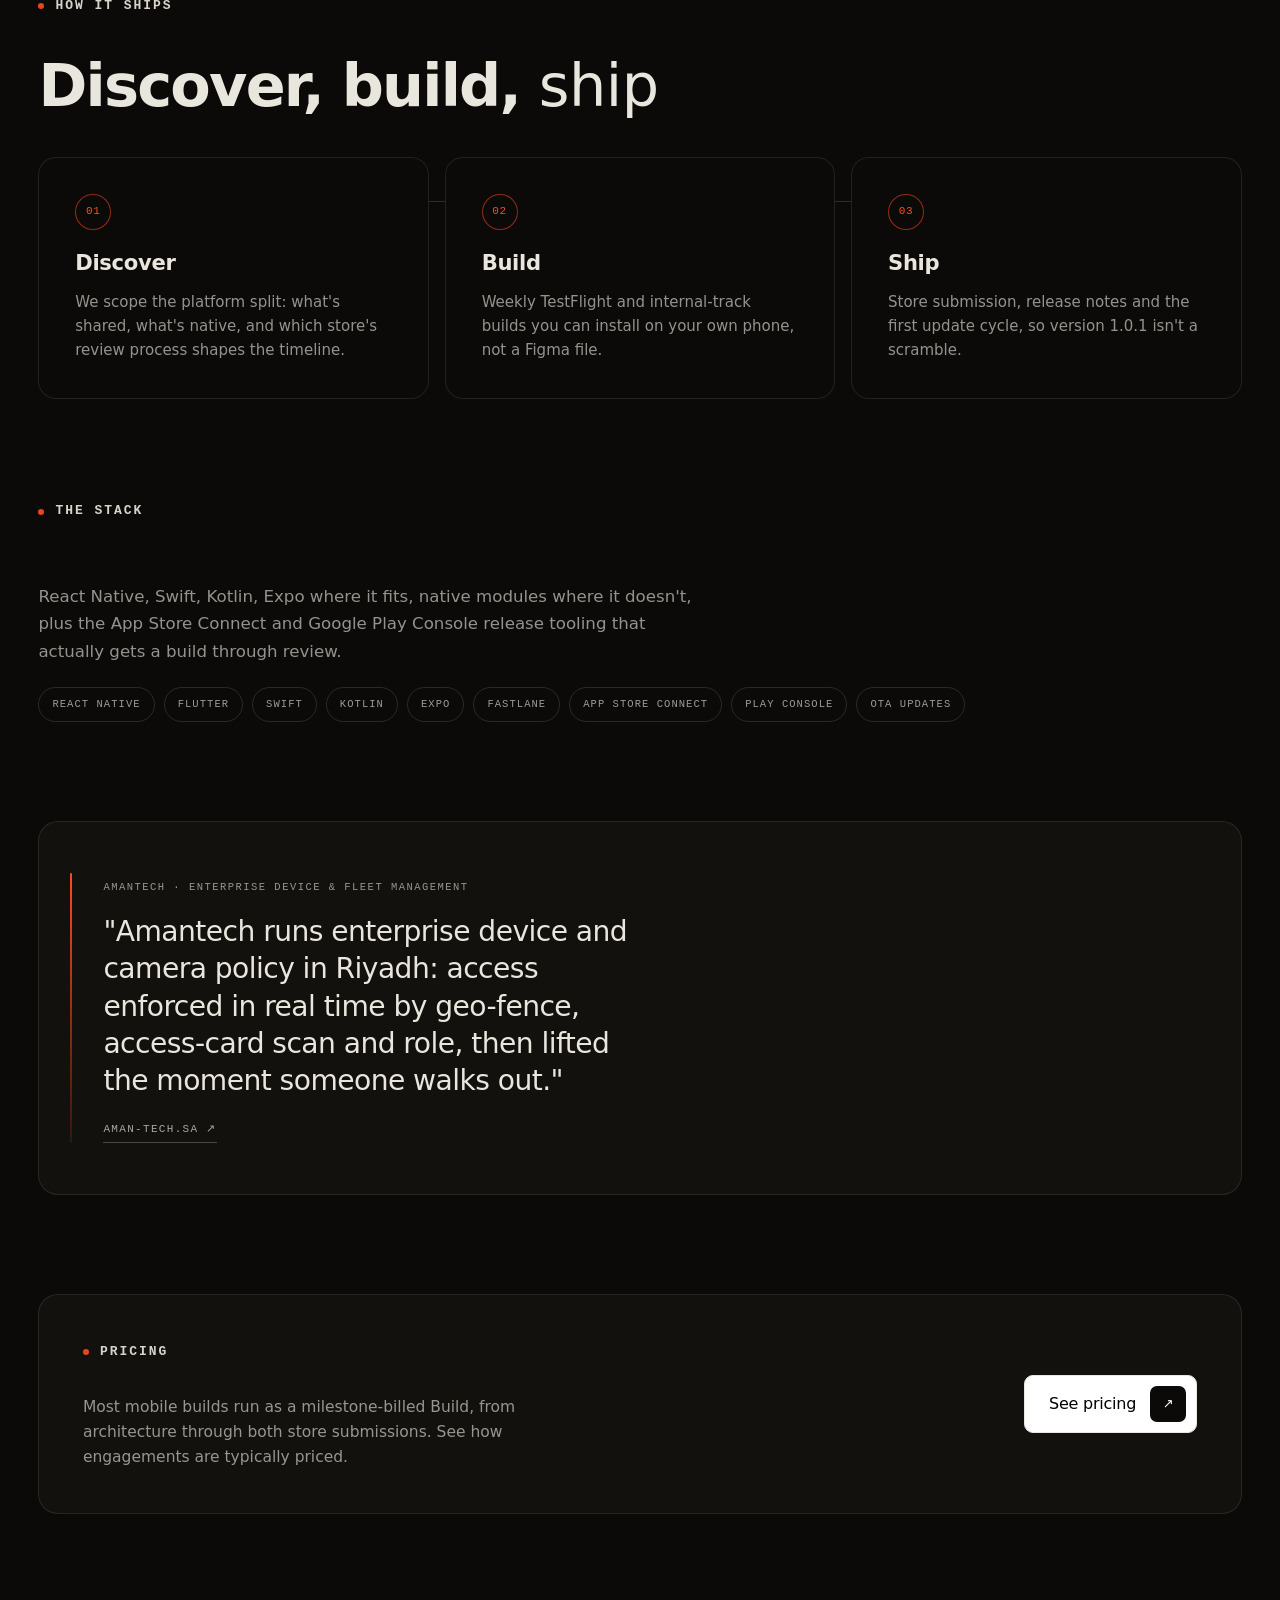
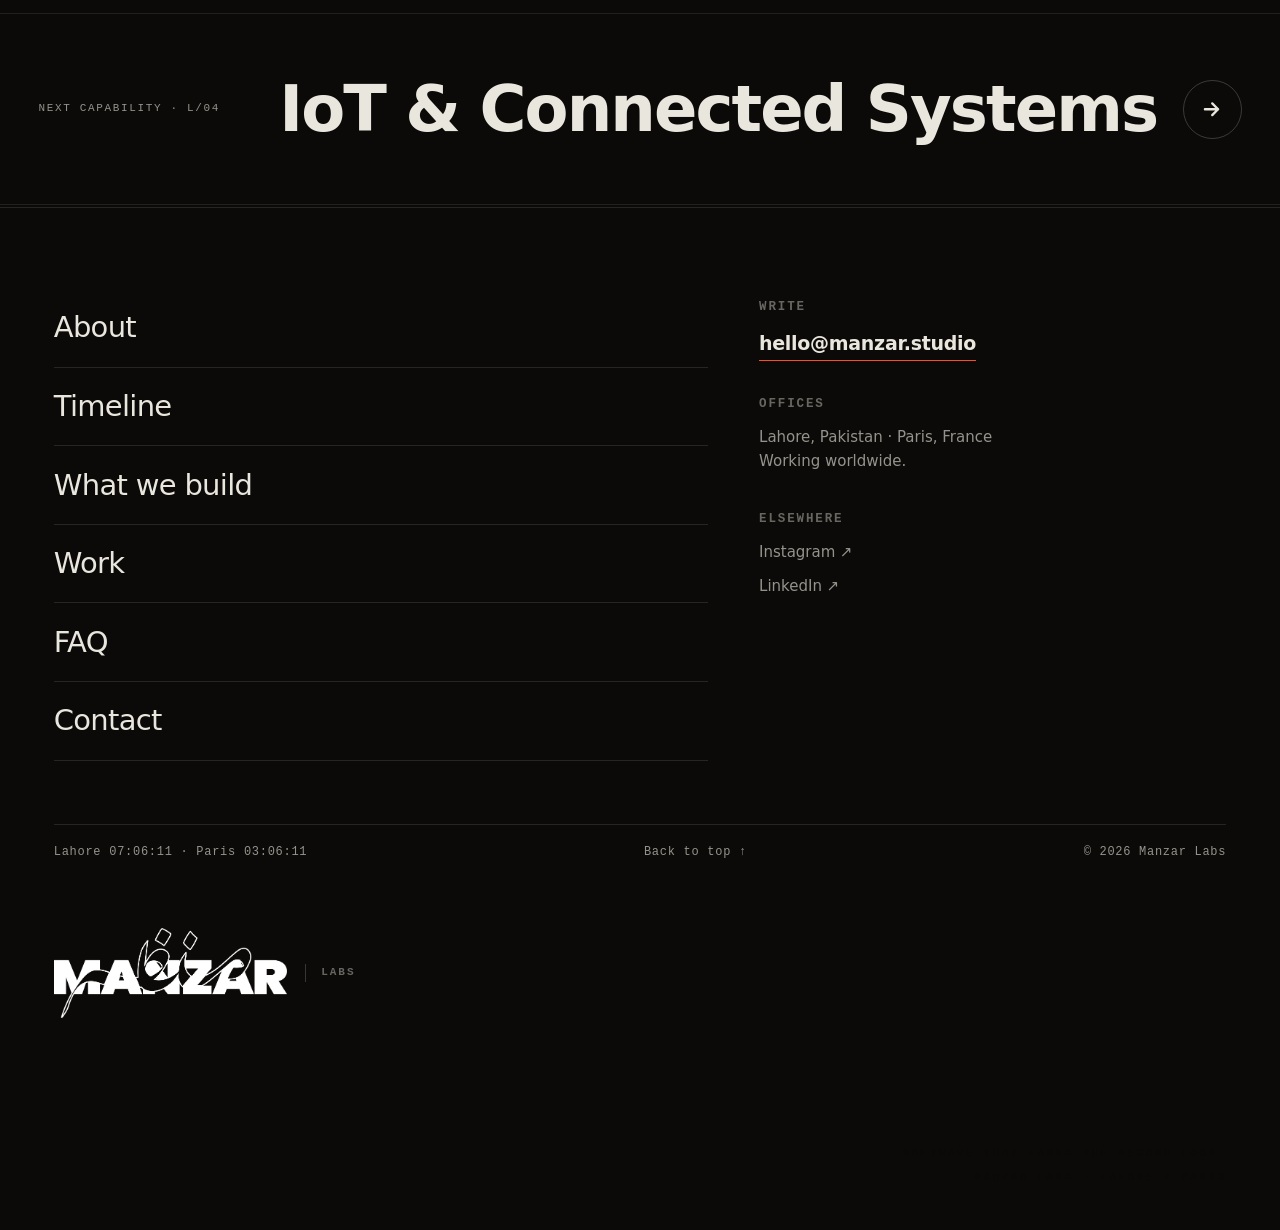
<file: capabilities/mobile.html>
<!DOCTYPE html>
<html lang="en">
<head>
<meta charset="UTF-8">
<style>html{background:#0B0A08}html.mz-xover-boot{overflow:hidden}html.mz-xover-boot::before{content:"";position:fixed;inset:0;z-index:4001;background:#0B0A08;pointer-events:none}</style>
<script>(function(){var d=document.documentElement;try{if(sessionStorage.getItem('mz:crossover')){d.className+=' mz-xover-boot';}}catch(e){}})();</script>
<meta name="viewport" content="width=device-width, initial-scale=1.0">
<title>Mobile App Development Services | Manzar Labs</title>
<meta name="description" content="Mobile app development studio shipping iOS and Android apps from one codebase — React Native and Flutter with native modules where they matter, store submission handled, crash-free from day one. Manzar Labs.">
<meta name="keywords" content="mobile app development company, React Native development, Flutter development, iOS app development, Android app development, cross-platform apps, app store submission">
<link rel="canonical" href="https://manzar.studio/capabilities/mobile">
<meta property="og:site_name" content="Manzar Labs">
<meta property="og:title" content="Mobile Development · Manzar Labs">
<meta property="og:description" content="Mobile app development studio shipping iOS and Android apps from one codebase — React Native and Flutter with native modules where they matter, store submission handled, crash-free from day one. Manzar Labs.">
<meta property="og:type" content="website">
<meta property="og:url" content="https://manzar.studio/capabilities/mobile">
<meta property="og:image" content="https://manzar.studio/assets/labs-preview.jpg">
<meta property="og:image:width" content="1200">
<meta property="og:image:height" content="750">
<meta property="og:image:alt" content="Manzar Labs — design-led software engineering, Lahore and Paris">
<meta name="twitter:card" content="summary_large_image">
<meta name="twitter:title" content="Mobile Development · Manzar Labs">
<meta name="twitter:description" content="Mobile app development studio shipping iOS and Android apps from one codebase — React Native and Flutter with native modules where they matter, store submission handled, crash-free from day one. Manzar Labs.">
<meta name="twitter:image" content="https://manzar.studio/assets/labs-preview.jpg">
<meta name="theme-color" content="#0B0A08">
<link rel="icon" href="../favicon.ico" sizes="32x32">
<link rel="icon" type="image/png" sizes="32x32" href="../assets/brand/favicon-labs-32.png">
<link rel="icon" type="image/png" sizes="192x192" href="../assets/brand/favicon-labs-192.png">
<link rel="icon" type="image/png" sizes="512x512" href="../assets/brand/favicon-labs-512.png">
<link rel="apple-touch-icon" href="../assets/brand/favicon-labs-180.png">
<link rel="manifest" href="../site.webmanifest">
<script>if("scrollRestoration" in history)history.scrollRestoration="manual";
window.__mzCrossover=false;
try{window.__mzCrossover=!!sessionStorage.getItem("mz-crossover");}catch(e){}
if(window.__mzCrossover){
  document.documentElement.classList.add("mz-crossing");
  setTimeout(function(){document.documentElement.classList.remove("mz-crossing");},3000);
}</script>
<link rel="preconnect" href="https://fonts.googleapis.com">
<link rel="preconnect" href="https://fonts.gstatic.com" crossorigin>
<link rel="preconnect" href="https://api.fontshare.com">
<link rel="preload" as="style" href="https://api.fontshare.com/v2/css?f[]=general-sans@400,500,600,700&amp;display=swap" onload="this.onload=null;this.rel='stylesheet'">
<link rel="preload" as="style" href="https://fonts.googleapis.com/css2?family=Instrument+Serif:ital@1&amp;display=swap" onload="this.onload=null;this.rel='stylesheet'">
<link rel="preload" as="style" href="https://api.fontshare.com/v2/css?f[]=tanker@400&amp;display=swap" onload="this.onload=null;this.rel='stylesheet'">
<noscript>
  <link rel="stylesheet" href="https://api.fontshare.com/v2/css?f[]=general-sans@400,500,600,700&amp;display=swap">
  <link rel="stylesheet" href="https://api.fontshare.com/v2/css?f[]=tanker@400&amp;display=swap">
  <link rel="stylesheet" href="https://fonts.googleapis.com/css2?family=Instrument+Serif:ital@1&amp;display=swap">
</noscript>
<link rel="stylesheet" href="../assets/css/cursor.css?v=20">
<link rel="stylesheet" href="../assets/css/manzar-system.css?v=20">
<link rel="stylesheet" href="../labs/assets/css/style.css?v=20">
<link rel="stylesheet" href="../labs/assets/css/manzar-theme.css?v=20">
<link rel="stylesheet" href="../assets/css/crossover.css?v=20">
<link rel="stylesheet" href="../assets/css/menu.css?v=20">
<link rel="stylesheet" href="../assets/css/caps.css?v=20">
<script src="../assets/js/manzar-system.js?v=20" defer></script>
<style>.skip{position:fixed;left:-999px;top:8px;z-index:2000;background:var(--acc);color:var(--ink);padding:8px 14px;font-family:var(--mono);font-size:12px}.skip:focus{left:8px}</style>
<script type="application/ld+json">
{
  "@context": "https://schema.org",
  "@graph": [
    {
      "@type": "Service",
      "name": "Mobile Development",
      "serviceType": "Mobile Development",
      "description": "Mobile app development studio shipping iOS and Android apps from one codebase — React Native and Flutter with native modules where they matter, store submission handled, crash-free from day one. Manzar Labs.",
      "url": "https://manzar.studio/capabilities/mobile",
      "provider": {
        "@type": "Organization",
        "name": "Manzar Labs",
        "url": "https://manzar.studio/labs/",
        "logo": "https://manzar.studio/assets/brand/favicon-512.png",
        "sameAs": [
          "https://www.instagram.com/manzar.studio/",
          "https://www.linkedin.com/company/manzarstudio/"
        ]
      },
      "areaServed": "Worldwide",
      "availableChannel": { "@type": "ServiceChannel", "serviceUrl": "https://manzar.studio/capabilities/mobile" }
    },
    {
      "@type": "BreadcrumbList",
      "itemListElement": [
        { "@type": "ListItem", "position": 1, "name": "Manzar Labs", "item": "https://manzar.studio/labs/" },
        { "@type": "ListItem", "position": 2, "name": "Mobile Development", "item": "https://manzar.studio/capabilities/mobile" }
      ]
    }
  ]
}
</script>
</head>
<body id="page-top">
<a class="skip" href="#main">Skip to content</a>
<header class="nav" id="nav">
  <div class="nav-left">
    <a class="brand" href="../labs.html#top" aria-label="Manzar Labs, back to top"><img src="../assets/manzar-wordmark.png" alt="Manzar" width="2556" height="980" decoding="async"></a>
    <div class="mz-switch" role="group" aria-label="Manzar worlds">
      <a class="mz-sw-opt" href="../index.html" data-world="studio">Studio</a>
      <a class="mz-sw-opt is-on" href="../labs.html" data-world="labs">Labs</a>
    </div>
  </div>
  <nav class="nav-links" aria-label="Primary">
    <a href="#offers">The work</a>
    <a href="#piece">Up close</a>
    <a href="#process">Process</a>
    <a href="#stack">Stack</a>
    <a href="#proof">Proof</a>
    <a href="../pricing.html">Pricing</a>
  </nav>
  <div class="nav-right">
    <a class="nav-cta magnetic" href="../labs.html#contact">Start a project <span class="arr">↗</span></a>
    <button class="menu-btn" type="button" id="menuBtn" data-mzx-open aria-controls="mzMenu" aria-expanded="false" aria-label="Open menu"><span class="menu-btn-label">Menu</span><span class="menu-btn-icon" aria-hidden="true"><i></i><i></i></span></button>
  </div>
</header>
<main id="main" class="cp-main">

  <!-- ══════════════ HERO ══════════════ -->
  <section class="cp-hero" aria-labelledby="capTitle">
    <div class="cp-hero-media" aria-hidden="true">
      <img src="https://images.unsplash.com/photo-1511140973288-19bf21d7e771?q=80&w=2400&h=1400&fit=crop" onerror="this.onerror=null;this.src='../labs/assets/img/svc/mob.jpg'" alt="" fetchpriority="high" decoding="async">
    </div>
    <div class="cp-shell cp-hero-in">
      <div>
        <p class="cp-crumb"><a href="../labs.html">Manzar Labs</a> <span class="sep">▸</span> <span>Mobile Development</span> <span class="sep">·</span> <span>L/02</span></p>
        <h1 class="cp-hero-title" id="capTitle">One app, both stores, no regrets six months in.</h1>
        <p class="cp-hero-sub">Native where the platform demands it, shared where it doesn't. Built by people who read the <span class="mz-serif">rejection</span> notes so you don't have to.</p>
        <div class="cp-hero-ctas">
          <a class="nav-cta magnetic" href="../labs.html#contact">Start a project <span class="arr">↗</span></a>
          <a class="cp-proof-link" href="../labs.html#work">See the work <span aria-hidden="true">→</span></a>
        </div>
      </div>
      <dl class="cp-hero-meta">
          <div><dt>Engagement</dt><dd>Six weeks to TestFlight</dd></div>
          <div><dt>Working from</dt><dd>Lahore · Paris</dd></div>
          <div><dt>Index</dt><dd>L/02</dd></div>
      </dl>
    </div>
    <audio data-mz-ambience data-mz-brand="labs" data-mz-volume=".31"
       data-mz-tracks='[{"src": "../labs/assets/audio/adrift-among-infinite-stars.mp3", "name": "Adrift Among Infinite Stars \u2014 Scott Buckley"}, {"src": "../labs/assets/audio/the-long-dark.mp3", "name": "The Long Dark \u2014 Scott Buckley"}, {"src": "../labs/assets/audio/cirrus.mp3", "name": "Cirrus \u2014 Scott Buckley"}, {"src": "../labs/assets/audio/hymn-to-the-dawn.mp3", "name": "Hymn to the Dawn \u2014 Scott Buckley"}, {"src": "../labs/assets/audio/decoherence.mp3", "name": "Decoherence \u2014 Scott Buckley"}]'
       loop preload="none" src="../labs/assets/audio/adrift-among-infinite-stars.mp3"></audio>
  </section>

  <!-- ══════════════ OFFERS ══════════════ -->
  <section class="cp-sec" id="offers">
    <span class="cp-ghost" aria-hidden="true">02</span>
    <div class="cp-shell" style="position:relative;z-index:1">
      <div class="cp-sec-head" data-cv>
        <span class="mz-eyebrow"><i></i>What we actually do</span>
        <h2 class="cp-h2">Six ways we get an app <span class="mz-serif">into</span> people’s hands</h2>
        <p class="cp-lead">The store is the finish line, not the plan. Everything below is aimed at a listing that’s live, reviews that stay kind, and updates that ship weekly.</p>
      </div>
<div class="cp-feat" data-cv>
        <figure class="cp-feat-plate"><img src="https://images.unsplash.com/photo-1511140973288-19bf21d7e771?q=80&w=1400&h=900&fit=crop" onerror="this.onerror=null;this.src='../labs/assets/img/svc/mob.jpg'" alt="" loading="lazy" decoding="async" data-plx><span class="tag">Day one</span></figure>
        <div class="cp-feat-copy">
          <span class="cp-feat-num">01</span>
          <h3>Native iOS &amp; Android</h3>
          <p>Swift and Kotlin where performance, camera or hardware access make React Native the wrong call.</p>
        </div>
      </div>
<div class="cp-feat alt" data-cv>
        <figure class="cp-feat-plate"><img src="https://images.unsplash.com/photo-1512941937669-90a1b58e7e9c?q=80&w=1400&h=900&fit=crop" onerror="this.onerror=null;this.src='../labs/assets/img/svc/web.jpg'" alt="" loading="lazy" decoding="async" data-plx><span class="tag">The bench</span></figure>
        <div class="cp-feat-copy">
          <span class="cp-feat-num">02</span>
          <h3>Cross-platform builds</h3>
          <p>One React Native codebase for the screens that don't need to be native, so features ship to both stores together.</p>
        </div>
      </div>
      <div class="cp-grid">
        <article class="cp-cell" data-cv>
          <span class="cp-cell-num">03</span>
          <h3>Offline-first sync</h3>
          <p>Local-first data with conflict resolution, so the app works on a flight and reconciles the moment signal returns.</p>
        </article>
        <article class="cp-cell" data-cv>
          <span class="cp-cell-num">04</span>
          <h3>Push, permissions &amp; background jobs</h3>
          <p>Notifications, location and background sync configured to survive App Store and Play Store review, not just a demo build.</p>
        </article>
        <article class="cp-cell" data-cv>
          <span class="cp-cell-num">05</span>
          <h3>App Store &amp; Play Store delivery</h3>
          <p>Submission, review notes and release management, so a rejected build doesn't sit in your inbox for a week.</p>
        </article>
        <article class="cp-cell" data-cv>
          <span class="cp-cell-num">06</span>
          <h3>Device &amp; fleet management</h3>
          <p>Enterprise device policy and feature restrictions for companies issuing phones at scale, not just consumer app releases.</p>
        </article>
      </div>
    </div>
  </section>

  <!-- ══════════════ SET PIECE ══════════════ -->
  <section class="cp-sec" id="piece" style="padding-top:0">
    <div class="cp-shell">
      <div class="cp-piece" data-cv>
        <div class="cp-piece-grid">
          <div class="cp-piece-copy">
            <span class="mz-eyebrow"><i></i>Up close</span>
            <h3 style="margin-top:16px">Two platforms, one build.</h3>
            <p>One codebase carrying both stores, with the native seams — camera, payments, notifications — done properly per platform. TestFlight on your phone by week two; the drift you’re seeing here is the only drift we allow.</p>
          </div>
          <div class="cp-devices" aria-label="Two phone builds of the same app, iOS and Android">
            <figure class="cp-dev cp-dev-a"><img src="https://images.unsplash.com/photo-1512941937669-90a1b58e7e9c?q=80&w=500&h=1000&fit=crop" onerror="this.onerror=null;this.src='../labs/assets/img/hero-silk.jpg'" alt="" loading="lazy" decoding="async"></figure>
            <figure class="cp-dev cp-dev-b"><img src="../labs/assets/img/hero-silk.jpg" alt="" loading="lazy" decoding="async"></figure>
          </div>
        </div>
      </div>
    </div>
  </section>

  <!-- ══════════════ PROCESS ══════════════ -->
  <section class="cp-sec" id="process" style="padding-top:0">
    <div class="cp-shell">
      <div class="cp-sec-head" data-cv>
        <span class="mz-eyebrow"><i></i>How it ships</span>
        <h2 class="cp-h2">Discover, build, <span class="mz-serif">ship</span></h2>
      </div>
      <div class="cp-ship">
        <article class="cp-step" data-cv>
          <span class="cp-step-num">01</span>
          <h3>Discover</h3>
          <p>We scope the platform split: what's shared, what's native, and which store's review process shapes the timeline.</p>
        </article>
        <article class="cp-step" data-cv>
          <span class="cp-step-num">02</span>
          <h3>Build</h3>
          <p>Weekly TestFlight and internal-track builds you can install on your own phone, not a Figma file.</p>
        </article>
        <article class="cp-step" data-cv>
          <span class="cp-step-num">03</span>
          <h3>Ship</h3>
          <p>Store submission, release notes and the first update cycle, so version 1.0.1 isn't a scramble.</p>
        </article>
      </div>
    </div>
  </section>

  <!-- ══════════════ STACK ══════════════ -->
  <section class="cp-sec cp-stack" id="stack" style="padding-top:0">
    <div class="cp-shell">
      <div class="cp-sec-head" data-cv>
        <span class="mz-eyebrow"><i></i>The stack</span>
      </div>
      <p data-cv>React Native, Swift, Kotlin, Expo where it fits, native modules where it doesn't, plus the App Store Connect and Google Play Console release tooling that actually gets a build through review.</p>
      <div class="cp-chips" data-cv aria-label="Tools we reach for"><span>React Native</span><span>Flutter</span><span>Swift</span><span>Kotlin</span><span>Expo</span><span>Fastlane</span><span>App Store Connect</span><span>Play Console</span><span>OTA updates</span></div>
    </div>
  </section>

  <!-- ══════════════ PROOF ══════════════ -->
  <section class="cp-sec" id="proof" style="padding-top:0">
    <div class="cp-shell">
      <div class="cp-proof" data-cv>
        <span class="cp-proof-tag">Amantech · Enterprise device &amp; fleet management</span>
        <p class="cp-proof-q">"Amantech runs enterprise device and camera policy in Riyadh: access enforced in real time by geo-fence, access-card scan and role, then lifted the moment someone walks out."</p>
        <a class="cp-proof-link" href="https://www.aman-tech.sa" target="_blank" rel="noopener">aman-tech.sa <span aria-hidden="true">↗</span></a>
      </div>
    </div>
  </section>

  <!-- ══════════════ PRICING ══════════════ -->
  <section class="cp-sec" id="pricing" style="padding-top:0">
    <div class="cp-shell">
      <div class="cp-price" data-cv>
        <div>
          <span class="mz-eyebrow"><i></i>Pricing</span>
          <p>Most mobile builds run as a milestone-billed Build, from architecture through both store submissions. See how engagements are typically priced.</p>
        </div>
        <a class="nav-cta magnetic" href="../pricing.html">See pricing <span class="arr">↗</span></a>
      </div>
    </div>
  </section>

  <!-- ══════════════ NEXT ══════════════ -->
  <a class="cp-next" href="iot.html" aria-label="Next capability: IoT & Connected Systems">
    <span class="cp-next-img" aria-hidden="true"><img src="../labs/assets/img/svc/iot.jpg" alt="" loading="lazy" decoding="async"></span>
    <span class="cp-shell cp-next-in">
      <span class="cp-next-lab">Next capability · L/04</span>
      <span class="cp-next-title">IoT & Connected Systems
        <span class="cp-next-arrow" aria-hidden="true"><svg viewBox="0 0 14 14" width="11" height="11" aria-hidden="true"><path d="M2 7h9M7 3l4 4-4 4" stroke="currentColor" stroke-width="1.6" fill="none" stroke-linecap="round" stroke-linejoin="round"/></svg></span>
      </span>
    </span>
  </a>


</main>

<footer class="foot" id="footer">
  <div class="foot-shell">
    <div class="foot-grid">
      <nav class="fnav" aria-label="Footer">
        <a href="../labs.html#mission">About <span class="fa">→</span></a>
        <a href="../labs.html#speed">Timeline <span class="fa">→</span></a>
        <a href="../labs.html#services">What we build <span class="fa">→</span></a>
        <a href="../labs.html#work">Work <span class="fa">→</span></a>
        <a href="../labs.html#faq">FAQ <span class="fa">→</span></a>
        <a href="../labs.html#contact">Contact <span class="fa">→</span></a>
      </nav>
      <div class="fcol">
        <div class="fblock">
          <span class="fb-lab">Write</span>
          <a class="femail" href="mailto:hello@manzar.studio">hello@manzar.studio</a>
        </div>
        <div class="fblock">
          <span class="fb-lab">Offices</span>
          <p>Lahore, Pakistan · Paris, France<br>Working worldwide.</p>
        </div>
        <div class="fblock">
          <span class="fb-lab">Elsewhere</span>
          <div class="fsoc">
            <a href="https://www.instagram.com/manzar.studio/" target="_blank" rel="noopener">Instagram ↗</a>
            <a href="https://www.linkedin.com/company/manzarstudio/" target="_blank" rel="noopener">LinkedIn ↗</a>
          </div>
        </div>
      </div>
    </div>
    <div class="foot-meta">
      <span class="fm-clock">Lahore <span data-clock="Asia/Karachi">--:--:--</span> · Paris <span data-clock="Europe/Paris">--:--:--</span></span>
      <a class="totop" href="#page-top">Back to top ↑</a>
      <span>© <span id="year">2026</span> Manzar Labs</span>
    </div>
  </div>
  <div class="foot-band">
    <canvas id="cv-band-cap" aria-hidden="true"></canvas>
    <div class="band-in">
      <span class="band-logo">
        <img src="../assets/manzar-wordmark.png" alt="Manzar">
        <span class="band-logo-chip">Labs</span>
      </span>
      <span class="band-tag">Software that earns the second look.<br>Manzar Labs · Lahore / Paris</span>
    </div>
  </div>
</footer>

<div class="mzx" id="mzxMenu" role="dialog" aria-modal="true"
     aria-label="Main menu" aria-hidden="true" hidden>

  <div class="mzx-head">
    <div class="mzx-head-left">
      <img class="mzx-mark" src="../assets/manzar-wordmark.png" alt="Manzar"
           width="2556" height="980" decoding="async">
      <span class="mzx-head-rule" aria-hidden="true"></span>
      <span class="mzx-eyebrow">Labs</span>
    </div>
    <button class="mzx-close" type="button" data-mzx-close aria-label="Close menu">
      <span class="mzx-close-label">Close</span>
      <span class="mzx-close-x" aria-hidden="true">
        <svg viewBox="0 0 24 24" fill="none" stroke="currentColor" stroke-width="1.5">
          <path d="M6 6 18 18M18 6 6 18"/>
        </svg>
      </span>
    </button>
  </div>

  <div class="mzx-body">
    <nav class="mzx-nav" aria-label="Main">

      <div class="mzx-group">
        <p class="mzx-group-label">Labs</p>
        <a class="mzx-row" href="../capabilities/cloud.html" style="--i:5"
           data-media="../assets/menu/cloud.svg" data-kicker="Built to hold">
          <span class="mzx-n">01</span>
          <span class="mzx-t">Cloud &amp; Infrastructure</span>
          <span class="mzx-d">Systems that hold under real load.</span>
        </a>
        <a class="mzx-row" href="../capabilities/mobile.html" style="--i:6"
           data-media="../assets/menu/mobile.svg" data-kicker="In the store">
          <span class="mzx-n">02</span>
          <span class="mzx-t">Mobile Development</span>
          <span class="mzx-d">iOS, Android, React Native. Shipped, not prototyped.</span>
        </a>
        <a class="mzx-row" href="../capabilities/ai.html" style="--i:7"
           data-media="../assets/menu/ai.svg" data-kicker="Past the demo">
          <span class="mzx-n">03</span>
          <span class="mzx-t">AI Development</span>
          <span class="mzx-d">Applied models, not demo-ware.</span>
        </a>
        <a class="mzx-row" href="../capabilities/iot.html" style="--i:8"
           data-media="../assets/menu/iot.svg" data-kicker="Wired up">
          <span class="mzx-n">04</span>
          <span class="mzx-t">IoT &amp; Connected Systems</span>
          <span class="mzx-d">Hardware and firmware, wired to software.</span>
        </a>
      </div>

      <div class="mzx-group">
        <p class="mzx-group-label">Company</p>
        <a class="mzx-row" href="../pricing.html" style="--i:9"
           data-media="../assets/menu/pricing.svg" data-kicker="Engagement models">
          <span class="mzx-n">05</span>
          <span class="mzx-t">Pricing</span>
          <span class="mzx-d">Sprint, build or retainer: three ways in.</span>
        </a>
        <a class="mzx-row" href="../labs.html#contact" style="--i:11"
           data-media="../assets/menu/contact.svg" data-kicker="Start a conversation">
          <span class="mzx-n">06</span>
          <span class="mzx-t">Contact</span>
          <span class="mzx-d">hello@manzar.studio. Say what you need.</span>
        </a>
      </div>

    </nav>

    <aside class="mzx-media" data-mzx-media
           data-default-media="../assets/menu/world.svg"
           data-default-kicker="Two halves, one studio"
           data-default-caption="Manzar Labs. Software, built at startup speed.">
      <div class="mzx-frame" data-mzx-frame>
        <img class="is-on" src="../assets/menu/world.svg" alt="" width="800" height="500" decoding="async">
        <img alt="" aria-hidden="true" width="800" height="500" decoding="async">
      </div>
      <p class="mzx-kicker" data-mzx-kicker>Two halves, one studio</p>
      <p class="mzx-caption" data-mzx-caption>Manzar Labs. Software, built at startup speed.</p>
    </aside>
  </div>

  <div class="mzx-foot">
    <div class="mzx-switch" role="group" aria-label="Manzar worlds">
      <span class="mzx-switch-rail" aria-hidden="true"></span>
      <a href="../index.html" data-world="studio">Studio</a>
      <a href="../labs.html" class="is-on" data-world="labs">Labs</a>
    </div>
    <a class="mzx-mail" href="mailto:hello@manzar.studio">hello@manzar.studio</a>
    <div class="mzx-clocks">
      <div class="mzx-clock">
        <span class="mzx-clock-city">Lahore</span>
        <time class="mzx-clock-time" data-mzx-clock="Asia/Karachi">--:--</time>
      </div>
      <div class="mzx-clock">
        <span class="mzx-clock-city">Paris</span>
        <time class="mzx-clock-time" data-mzx-clock="Europe/Paris">--:--</time>
      </div>
    </div>
    <a class="mzx-cta" href="../labs.html#contact">Start a project <i aria-hidden="true">&#8599;</i></a>
  </div>
</div>

<script src="../labs/assets/js/vendor/gsap.min.js"></script>
<script src="../labs/assets/js/vendor/ScrollTrigger.min.js"></script>
<script src="../labs/assets/js/vendor/lenis.min.js"></script>
<script src="../assets/js/caps.js?v=20"></script>
<script src="../assets/js/crossover.js?v=20"></script>
<script src="../assets/js/menu.js?v=20" defer></script>
<script src="../labs/assets/js/mz-sound.js?v=20" defer></script>
<button class="mz-sndtgl" data-mz-sound type="button" aria-pressed="true" aria-label="Turn sound off"><i></i><i></i><i></i><i></i></button>
</body>
</html>
</file>
<file: assets/css/cursor.css>
/* ============================================================
   THE MANZAR POINTER
   ============================================================
   This file exists on its own, and is linked FIRST in the <head>
   of every page, for one reason: the pointer used to fall back to
   the browser default whenever you changed page.

   Two things were causing that, and both are fixed here.

   1. The rule only existed on the two main pages. The capability
      pages and the pricing page had no pointer rule at all, so they
      simply showed the system arrow. Linking this one file on every
      page fixes that permanently — a new page only has to add the
      link, and it inherits the pointer.

   2. `cursor:url(file.png), auto` does not fetch the image until the
      rule first applies, and shows the `auto` fallback while it is in
      flight. That is the flicker on every fresh navigation. The image
      is therefore embedded below as a data URI: it arrives with the
      stylesheet, so there is nothing left to wait for.

   There is deliberately no JavaScript involved. It used to be gated
   behind a class that JS added to <html>; if that script was slow,
   or threw, or the page was restored from the back/forward cache,
   the pointer was gone. A media query cannot fail that way.

   The resting cursor is the custom white dart with a thin grey
   keyline and a soft cast shadow. Anything clickable shows the
   BROWSER'S OWN hand pointer — by request: the custom dart for
   moving, the native hand for acting. The native hand needs no
   image, no fetch, and can never flicker.
   ============================================================ */

@media (hover: hover) and (pointer: fine){

  html, body{
    cursor: url("[data-uri]") 2 2, default;
  }

  /* Anything that can be clicked, plus the children of those things,
     gets the browser's native hand pointer. */
  a, a *,
  button, button *,
  [role="button"], [role="button"] *,
  summary, summary *,
  label[for], label[for] *,
  select, option,
  [onclick], [data-href],
  .acc-item, .acc-row, .acc-q, .acc-head,
  .faq-item, .faq-q, .faq-head,
  .mz-switch-opt, .mz-sw-opt, .mz-switch, .mz-menu-row, .mz-menu-row *,
  .mz-burger, .mz-menu-close, .menu-toggle,
  .reel, .mach-exit, .mach-open,
  .btn, .btn *, .btn-light, .btn-ghost, .btn-dark,
  input[type="submit"], input[type="button"], input[type="checkbox"], input[type="radio"]{
    cursor: pointer;
  }

  /* Text you can actually select gets the I-beam — but never inside a
     link or button, where the click matters more than the selection. */
  p, h1, h2, h3, h4, h5, h6, li, blockquote, td, th,
  input[type="text"], input[type="email"], input[type="search"], textarea{
    cursor: text;
  }
  a p, a h1, a h2, a h3, a h4, a h5, a h6, a li,
  button p, button h1, button h2, button h3, button h4, button li,
  [role="button"] p, [role="button"] li,
  .mz-menu-row p, .mz-menu-row h1, .mz-menu-row h2, .mz-menu-row h3,
  .mz-menu-row h4, .mz-menu-row li,
  summary p, summary h1, summary h2, summary h3, summary h4{
    cursor: pointer;
  }

  [disabled], .is-disabled{ cursor: not-allowed; }

  /* The crossover curtain sits over everything during a world change.
     Without this it would reset the pointer to the default for the
     length of the transition. */
  .mz-cross, .mz-cross *, .mz-xover, .mz-xover *{ cursor: inherit; }
}
</file>
<file: assets/css/manzar-system.css>
/* ══════════════════════════════════════════════════════════════════════
   MANZAR SYSTEM — manzar-system.css
   The shared spine for manzar.studio + Manzar Labs. Tokens + components
   only. Loaded FIRST on both sites; each site's own stylesheet loads after
   and may only extend this file, never fight it. See MANZAR-SYSTEM.md.

   Main links this as        assets/css/manzar-system.css
   Labs links this as        ../assets/css/manzar-system.css

   Contents
     1. @font-face  — Instrument Serif italic (self-hosted accent face)
     2. Tokens      — :root + [data-theme="bone"]
     3. Components  — mz-nav, mz-switch, mz-curtain, mz-btn, mz-eyebrow,
                       mz-notch, mz-ghost-num, mz-card, mz-serif
     4. Reduced motion
     5. Anchor scroll offset
   ══════════════════════════════════════════════════════════════════════ */

/* ── 1. Fonts ──────────────────────────────────────────────────────────
   General Sans + Tanker are loaded from Fontshare by each page's own
   <head> — not duplicated here. Instrument Serif italic is the one face
   this system self-hosts, since it is only ever used as a one-to-three
   word accent (§1 "Serif discipline"). */
/* This used to declare a self-hosted @font-face pointing at
   ../fonts/instrument-serif-latin-400-italic.woff2. That file was never
   in the project — assets/fonts/ does not exist — so every page loading
   this stylesheet fired a 404 for it and every italic accent word fell
   through to Georgia, which is not the face this system was drawn for.

   Instrument Serif italic now comes from Google Fonts, requested in each
   page's <head> next to the Fontshare families. Nothing else changes:
   --serif below still names "Instrument Serif" first, so the same words
   pick it up, only now the font actually arrives. */

/* ── 2. Tokens ─────────────────────────────────────────────────────────
   Identical custom-property names on both sites. Values copied verbatim
   from MANZAR-SYSTEM.md §1 — do not rename, do not fork per-site. */
:root{
  /* surface */
  --ink:      #0B0A08;   /* page, act I + act II base */
  --ink-2:    #131110;   /* raised surface */
  --panel:    #1A1714;   /* cards */
  --bone:     #E9E6DD;   /* inverted page */
  --bone-2:   #DCD8CB;   /* inverted raised */

  /* type */
  --fg:       var(--bone);
  --soft:     rgba(233,230,221,.62);
  --mut:      rgba(233,230,221,.40);
  --ghost:    rgba(233,230,221,.07);   /* giant background numerals */

  /* one accent, everywhere, both sites */
  --acc:      #FF4B1F;

  /* lines */
  --line:     rgba(233,230,221,.12);
  --line-2:   rgba(233,230,221,.22);

  /* geometry */
  --r-pill:   100px;
  --r-card:   18px;
  --r-chip:   999px;
  --pad:      clamp(20px,4.2vw,72px);
  --shell:    1680px;

  /* motion */
  --e-out:    cubic-bezier(.16,1,.3,1);
  --e-inout:  cubic-bezier(.65,.05,0,1);
  --e-spring: cubic-bezier(.34,1.4,.64,1);

  /* type stacks */
  --disp:  "General Sans","Inter",system-ui,sans-serif;
  --body:  "General Sans","Inter",system-ui,sans-serif;
  --shout: "Tanker","General Sans",Impact,sans-serif;
  --serif: "Instrument Serif",Georgia,serif;   /* italic only, accent words */
  --mono:  "General Sans",ui-monospace,monospace;
}

[data-theme="bone"]{
  --fg:rgba(11,10,8,1); --soft:rgba(11,10,8,.66); --mut:rgba(11,10,8,.42);
  --ghost:rgba(11,10,8,.07);
  --line:rgba(11,10,8,.14); --line-2:rgba(11,10,8,.24);
  --panel:var(--bone-2); --ink-2:var(--bone-2);
}

/* shared pulse keyframe — used by the eyebrow dot and the Labs status pills */
@keyframes mz-pulse{
  0%,100%{opacity:1}
  50%{opacity:.28}
}

/* ══════════════════════════════════════════════════════════════════════
   3.1  NAV — .mz-nav
   Fixed, 72px, three-slot grid (left | centre logo tab | right).
   Legibility comes from a constant ink-tinted glass backdrop + a
   theme-aware --fg — never mix-blend-mode:difference (that is the bug
   this system replaces: it went unreadable over light imagery).
   ══════════════════════════════════════════════════════════════════════

   Required markup:
   <header class="mz-nav">
     <div class="mz-nav-left">
       <button class="mz-nav-menu" type="button">
         <span class="mz-nav-menu-icon" aria-hidden="true">
           <span class="mz-nav-menu-line"></span><span class="mz-nav-menu-line"></span>
         </span>
         <span class="mz-nav-menu-label">Menu</span>
       </button>
       <!-- where you are: written by MZ.here(), decorative (the same
            information is in the menu and in the page itself) -->
       <p class="mz-nav-here" aria-hidden="true">
         <span class="mz-nav-here-label">Overview</span></p>
     </div>
     <a class="mz-nav-logo" href="/index.html">
       <span class="mz-nav-mark">…mark.svg…</span>
       <span class="mz-nav-word">manzar</span>
       <span class="mz-nav-chip">Studio</span>
     </a>
     <div class="mz-nav-right">
       <div class="mz-switch">…§3.2…</div>
       <a class="mz-btn mz-btn-light">…§3.4…</a>
     </div>
   </header>
   JS (MZ.nav()) toggles .mz-nav--hidden (auto-hide) and .mz-nav--scrolled
   (hairline fade-in) — both are pure CSS states, safe without JS too. */
.mz-nav{
  box-sizing:border-box;
  position:fixed;top:0;left:0;right:0;z-index:900;
  height:72px;
  display:grid;grid-template-columns:1fr auto 1fr;align-items:center;
  padding-inline:var(--pad);
  color:var(--fg);
  background:transparent;
  transition:transform .4s var(--e-out);
}
/* The glass lives on ::before rather than on .mz-nav so the tint and blur can
   be tuned independently of the box that holds the content, and so nothing
   applied to it can ever affect the nav's own children.
   z-index:-1 keeps it behind the nav content but still inside the nav's
   stacking context (z-index:900), so it never falls behind the page.
   It stops dead at the 72px edge — no overhang, no mask. The rule below is the
   bar's bottom, and the blur ending anywhere other than exactly on it reads as
   a smeared second edge under the border. Two stacked layers: a bone sheen off
   the top edge (the gloss) over the ink tint that carries legibility. */
.mz-nav::before{
  content:"";position:absolute;z-index:-1;pointer-events:none;
  inset:0;
  background:
    /* specular: the lit top edge of a glass panel */
    linear-gradient(to bottom,
      rgba(233,230,221,.17) 0px,
      rgba(233,230,221,.17) 1px,
      rgba(233,230,221,0)   1px),
    /* sheen falling off the top edge */
    linear-gradient(to bottom,
      rgba(233,230,221,.11)  0%,
      rgba(233,230,221,.035) 38%,
      rgba(233,230,221,0)    72%),
    linear-gradient(to bottom,
      color-mix(in srgb, var(--ink) 36%, transparent) 0%,
      color-mix(in srgb, var(--ink) 32%, transparent) 100%);
  -webkit-backdrop-filter:blur(24px) saturate(155%);
  backdrop-filter:blur(24px) saturate(155%);
  transition:background .4s var(--e-out),
             -webkit-backdrop-filter .4s var(--e-out),
             backdrop-filter .4s var(--e-out);
}
/* Once you're off the hero the glass firms up — same gloss, more body, since
   it now has to hold type over arbitrary content rather than one art-directed
   frame. */
.mz-nav--scrolled::before{
  background:
    linear-gradient(to bottom,
      rgba(233,230,221,.15) 0px,
      rgba(233,230,221,.15) 1px,
      rgba(233,230,221,0)   1px),
    linear-gradient(to bottom,
      rgba(233,230,221,.095) 0%,
      rgba(233,230,221,.03)  38%,
      rgba(233,230,221,0)    72%),
    linear-gradient(to bottom,
      color-mix(in srgb, var(--ink) 62%, transparent) 0%,
      color-mix(in srgb, var(--ink) 58%, transparent) 100%);
  -webkit-backdrop-filter:blur(28px) saturate(160%);
  backdrop-filter:blur(28px) saturate(160%);
}
/* No backdrop-filter (older Firefox): the tint is the only thing holding the
   type, so it has to be opaque enough to work on its own. */
@supports not ((backdrop-filter:blur(1px)) or (-webkit-backdrop-filter:blur(1px))){
  .mz-nav::before{
    background:linear-gradient(to bottom,
      color-mix(in srgb, var(--ink) 82%, transparent) 0%,
      color-mix(in srgb, var(--ink) 76%, transparent) 100%);
  }
}
/* The rule is the bottom border of the bar — always on, edge to edge, one
   constant weight (no scrolled state: a border that appears on scroll is the
   thing that made the nav read as a slab dropping in). --line-2 rather than
   --line because at 12% it disappears against the brighter passages of a hero
   frame, and this line has to hold on any backdrop. */
.mz-nav::after{
  content:"";position:absolute;left:0;right:0;bottom:0;height:1px;
  background:var(--line-2);
}
.mz-nav--hidden{transform:translateY(-100%)}

.mz-nav-left{grid-column:1;justify-self:start;display:flex;align-items:center;gap:16px;min-width:0}
.mz-nav-right{grid-column:3;justify-self:end;display:flex;align-items:center;gap:14px;min-width:0}

/* The trigger reads icon-first, left to right: the glyph is what the eye
   lands on, the word only confirms it. It is a filled control, not a bare
   outline — over a bright hero frame a 12% outline alone doesn't hold, and
   a button you can't see the edges of doesn't read as pressable. */
.mz-nav-menu{
  box-sizing:border-box;
  display:inline-flex;align-items:center;gap:10px;flex:none;
  height:38px;padding:0 17px 0 14px;border-radius:var(--r-pill);
  border:1px solid var(--line);
  background:color-mix(in srgb, var(--fg) 4%, transparent);
  box-shadow:inset 0 1px 0 rgba(233,230,221,.06);
  color:var(--fg);
  font-family:var(--body);font-weight:500;font-size:13px;letter-spacing:.005em;
  cursor:pointer;
  transition:border-color .35s var(--e-out),background .35s var(--e-out);
}
.mz-nav-menu-label{line-height:1}
.mz-nav-menu:hover{
  border-color:var(--line-2);
  background:color-mix(in srgb, var(--fg) 9%, transparent);
}
.mz-nav-menu:focus-visible{
  outline:none;
  border-color:color-mix(in srgb, var(--acc) 55%, transparent);
  box-shadow:inset 0 1px 0 rgba(233,230,221,.06),
             0 0 0 3px color-mix(in srgb, var(--acc) 20%, transparent);
}

/* Trigger icon — two lines that rotate into an ✕ when the sheet is open.
   Deliberately unequal (the lower line is short) so it reads as a menu mark
   rather than an equals sign; on hover the short line runs out to full width,
   which is the whole micro-interaction. JS (MZ.menu) toggles .is-open on
   .mz-nav-menu and flips aria-expanded; the morph itself is pure CSS so it
   never stalls behind a JS tick. */
.mz-nav-menu-icon{position:relative;flex:none;width:15px;height:15px}
.mz-nav-menu-line{
  position:absolute;left:0;height:1px;background:currentColor;
  transition:transform .4s var(--e-inout),top .4s var(--e-inout),
             width .4s var(--e-out);
}
.mz-nav-menu-line:first-child{top:5px;width:100%}
.mz-nav-menu-line:last-child{top:10px;width:60%}
.mz-nav-menu:hover .mz-nav-menu-line:last-child,
.mz-nav-menu:focus-visible .mz-nav-menu-line:last-child{width:100%}
/* after the hover rules: open always wins, both lines full width and centred */
.mz-nav-menu.is-open .mz-nav-menu-line{top:7px;width:100%}
.mz-nav-menu.is-open .mz-nav-menu-line:first-child{transform:rotate(45deg)}
.mz-nav-menu.is-open .mz-nav-menu-line:last-child{transform:rotate(-45deg)}

/* "You are here" — the section you are currently in. Written by MZ.here();
   purely decorative (aria-hidden), so it can swap text as often as it likes
   without narrating to a screen reader. It replaces the old city/clock
   readout: a running seconds display told the visitor nothing they needed,
   this tells them where they are in a very long page.
   Deliberately unnumbered — the menu sheet numbers its rows 01–12 by its own
   IA, and the sheet sits directly under this bar while open, so a second
   numbering of the same nouns ("04 Work" over "01 Work") would read as a
   mistake. One word, in --soft, so it reads as state and not as a link. */
.mz-nav-here{
  display:flex;align-items:center;white-space:nowrap;min-width:0;
  font-family:var(--mono);font-weight:500;font-size:12.5px;letter-spacing:.01em;
  color:var(--soft);
}
/* the divider, in place of the old orphaned slash. margin-right so it sits
   roughly midway between the trigger and the label rather than crowding it
   (.mz-nav-left's own 16px gap holds the other side). */
.mz-nav-here::before{
  content:"";flex:none;width:1px;height:15px;background:var(--line);
  margin-right:13px;
}
/* The swap: out 3px up, in from 3px down. MZ.here() adds .is-out, writes the
   new text 200ms later, then removes it. */
.mz-nav-here-label{
  overflow:hidden;text-overflow:ellipsis;
  transition:opacity .2s var(--e-out),transform .2s var(--e-out);
}
.mz-nav-here.is-out .mz-nav-here-label{opacity:0;transform:translateY(-3px)}

.mz-nav-logo{
  grid-column:2;justify-self:center;
  display:flex;align-items:center;gap:10px;color:var(--fg);white-space:nowrap;
  text-decoration:none;
}
/* The real wordmark image, not a lockup rebuilt from type. */
.mz-nav-logo{--nav-logo-h:clamp(28px,2.9vw,38px)}
.mz-nav-logo-img{
  flex:none;display:block;
  height:var(--nav-logo-h);width:auto;
}
/* The dense Latin band inside the artwork is centred at 54.6% of the image
   height, not 50% — the calligraphic swash hangs below and pulls the box centre
   down. Centring the chip on the box therefore leaves it sitting visibly high,
   so nudge it by the difference to line it up with the Latin letters. */
.mz-nav-chip-align{transform:translateY(calc(var(--nav-logo-h) * 0.046))}
.mz-nav-chip{
  font-family:var(--mono);font-weight:500;font-size:10px;letter-spacing:.16em;
  text-transform:uppercase;color:var(--soft);
  padding-left:10px;margin-left:2px;border-left:1px solid var(--line);
}

/* Below 860px the left slot has to give way to the logo + right cluster. */
@media (max-width:860px){
  .mz-nav-here{display:none}
}
@media (max-width:640px){
  .mz-nav{padding-inline:20px}
  /* a little more height once it is being tapped rather than clicked */
  .mz-nav-menu{height:42px;padding:0 18px 0 15px}
  .mz-nav-word{display:none}
  .mz-nav-chip{padding-left:0;margin-left:0;border-left:0}
}

/* ══════════════════════════════════════════════════════════════════════
   3.2  WORLD SWITCHER — .mz-switch / .mz-switch-opt / .is-on
   Segmented control, identical on both sites, same nav slot. Exactly two
   options. The active lozenge is a ::before positioned with :has() —
   transform only, no JS needed to move it.
   ══════════════════════════════════════════════════════════════════════

   <div class="mz-switch" role="group" aria-label="Manzar worlds">
     <a class="mz-switch-opt is-on" href="/index.html"      data-world="studio">Studio</a>
     <a class="mz-switch-opt"       href="/labs/index.html" data-world="labs">Labs</a>
   </div> */
.mz-switch{
  box-sizing:border-box;
  position:relative;display:inline-flex;align-items:center;gap:2px;
  padding:3px;border-radius:var(--r-pill);border:1px solid var(--line);
}
.mz-switch::before{
  content:"";position:absolute;top:3px;left:3px;z-index:0;
  width:calc(50% - 3px);height:calc(100% - 6px);
  border-radius:var(--r-pill);background:var(--bone);
  transform:translateX(0%);
  transition:transform .4s var(--e-spring);
}
.mz-switch:has(.mz-switch-opt[data-world="labs"].is-on)::before{transform:translateX(100%)}

/* The lozenge marks WHERE YOU ARE, so it must not chase the pointer. It used to
   slide on hover while .is-on kept the ink colour bound to the original option —
   so the hovered label ended up bone-on-bone (invisible) and the other ended up
   ink-on-ink. Indicator stays put; the inactive option gets its own hover. */
.mz-switch-opt:not(.is-on):hover{color:var(--fg);background:color-mix(in srgb,var(--fg) 9%,transparent)}
.mz-switch-opt:not(.is-on):focus-visible{color:var(--fg);background:color-mix(in srgb,var(--fg) 9%,transparent)}

.mz-switch-opt{
  position:relative;z-index:1;
  display:inline-flex;align-items:center;justify-content:center;
  min-width:78px;height:34px;padding:0 16px;
  border-radius:var(--r-pill);
  font-family:var(--body);font-weight:500;font-size:13px;letter-spacing:0;
  color:var(--soft);white-space:nowrap;text-decoration:none;
  transition:color .3s var(--e-out),background-color .3s var(--e-out);
}
.mz-switch-opt.is-on{color:var(--ink)}

/* ══════════════════════════════════════════════════════════════════════
   3.3  CROSSOVER CURTAIN — .mz-curtain
   Full-viewport ink curtain used only for a Studio↔Labs navigation.
   Hidden by default; JS (MZ.switcher / MZ.arrive) toggles the two
   modifier classes below. Pinned to its own --fg/--ghost so it always
   reads correctly regardless of an ancestor's [data-theme].
   ══════════════════════════════════════════════════════════════════════

   Built by JS if absent:
   <div class="mz-curtain" aria-hidden="true">
     <span class="mz-curtain-ghost">منظر</span>
     <span class="mz-curtain-word">MANZAR LABS</span>
   </div>
   States: .mz-curtain--cover (wipes up to fully cover, 420ms)
           .mz-curtain--lift  (continues up to reveal, 520ms)
           .mz-curtain--instant (no transitions — see below) */
.mz-curtain{
  --fg:var(--bone);
  --ghost:rgba(233,230,221,.07);
  position:fixed;inset:0;z-index:4000;
  display:flex;align-items:center;justify-content:center;overflow:hidden;
  background:var(--ink);color:var(--fg);
  transform:translateY(100%);
  transition:transform .42s var(--e-inout);
  pointer-events:none;
  /* promoted for the whole crossover: the lift runs head to head with the
     arriving page's own intro work, and an unpromoted full-viewport panel
     re-rasterises every frame of it */
  will-change:transform;
  backface-visibility:hidden;
}
.mz-curtain--cover{transform:translateY(0%);pointer-events:auto}
.mz-curtain--lift{transform:translateY(-100%);transition-duration:.52s}

/* Whenever the curtain is *placed* rather than animated, transitions have to be
   off first. Two things went wrong without this:
     · Parking it after the lift — dropping --cover/--lift returns transform to
       the resting translateY(100%), and with the transition live that animates
       from -100% all the way down through 0%, wiping the black panel back over
       the page a beat after it was revealed. That is the flash at the end of
       every crossover.
     · Landing on arrival — MZ.arrive() puts the curtain up already covering, so
       the logo's fade-in below would re-play from zero while the curtain was
       already lifting away, instead of continuing the frame the previous page
       ended on. */
.mz-curtain--instant,
.mz-curtain--instant .mz-curtain-logo,
.mz-curtain--instant .mz-curtain-room{transition:none}

/* First-paint cover for the arriving half of a crossover. The curtain itself is
   built by MZ.arrive(), which is deferred JS — by the time it runs the browser
   has already painted a frame or two of the destination, so the visitor saw the
   new page flash before the black panel snapped over it. The gating script in
   each world's entry page marks <html> during parse instead, so the ink is up
   from the very first frame; MZ.arrive() drops the class the moment the real
   curtain is covering, and that script's own timer drops it if the shared script
   never lands. */
html.mz-crossing::before{
  content:"";position:fixed;inset:0;z-index:3999;
  background:var(--ink);pointer-events:none;
}

/* The crossover screen carries the real Manzar wordmark — the bilingual lockup
   where منظر is drawn through the Latin letters. It is the brand mark, not a
   substitute built from type. The room name sits beneath it as a quiet label. */
.mz-curtain-in{
  position:relative;z-index:1;
  display:flex;flex-direction:column;align-items:center;
  gap:clamp(18px,3vh,34px);
}
.mz-curtain-logo{
  display:block;width:min(62vw,620px);height:auto;
  opacity:0;transform:translateY(16px);
  transition:opacity .5s var(--e-out),transform .5s var(--e-out);
}
.mz-curtain--cover .mz-curtain-logo{opacity:1;transform:none;transition-delay:.12s}
.mz-curtain-room{
  font-family:var(--mono);font-weight:500;font-size:12px;
  letter-spacing:.34em;text-transform:uppercase;color:var(--soft);
  padding-left:.34em;
  opacity:0;transition:opacity .5s var(--e-out);
}
.mz-curtain--cover .mz-curtain-room{opacity:1;transition-delay:.26s}

/* ══════════════════════════════════════════════════════════════════════
   3.4  BUTTONS — .mz-btn / .mz-btn-light / .mz-btn-ghost
   One language, both sites: pill + circular arrow chip.
   ══════════════════════════════════════════════════════════════════════

   <a class="mz-btn mz-btn-light">
     <span class="mz-btn-label">Start a project</span>
     <span class="mz-btn-chip" aria-hidden="true"><svg>…arrow…</svg></span>
   </a>
   Modifiers: .mz-btn-light (--bone fill, --ink text)
              .mz-btn-ghost (transparent, --line-2 border, --fg text) */
.mz-btn{
  box-sizing:border-box;
  position:relative;display:inline-flex;align-items:center;gap:14px;
  height:52px;padding:0 8px 0 26px;border-radius:var(--r-pill);
  font-family:var(--body);font-weight:500;font-size:14px;letter-spacing:0;
  white-space:nowrap;cursor:pointer;text-decoration:none;
  transition:transform .35s var(--e-out);
  will-change:transform;
}
.mz-btn-label{display:inline-block;transition:transform .35s var(--e-out)}
.mz-btn-chip{
  flex:none;width:38px;height:38px;border-radius:50%;
  display:grid;place-items:center;
  transition:transform .35s var(--e-out),background-color .3s,color .3s;
}
.mz-btn-chip svg{width:15px;height:15px;display:block}
.mz-btn:hover .mz-btn-chip{transform:rotate(45deg)}
.mz-btn:hover .mz-btn-label{transform:translateX(2px)}

.mz-btn-light{background:var(--bone);color:var(--ink)}
.mz-btn-light .mz-btn-chip{background:var(--ink);color:var(--bone)}
.mz-btn-light:hover .mz-btn-chip{background:var(--acc);color:var(--bone)}

.mz-btn-ghost{background:transparent;color:var(--fg);border:1px solid var(--line-2)}
.mz-btn-ghost .mz-btn-chip{background:var(--fg);color:var(--ink)}
.mz-btn-ghost:hover .mz-btn-chip{background:var(--acc);color:var(--bone)}

/* ══════════════════════════════════════════════════════════════════════
   3.5  EYEBROW CHIP — .mz-eyebrow
   ══════════════════════════════════════════════════════════════════════
   <span class="mz-eyebrow"><i></i>Selected work</span> */
.mz-eyebrow{
  box-sizing:border-box;
  display:inline-flex;align-items:center;gap:10px;
  padding:8px 16px;border-radius:var(--r-pill);border:1px solid var(--line);
  font-family:var(--mono);font-weight:500;font-size:11px;letter-spacing:.14em;
  text-transform:uppercase;color:var(--soft);
}
.mz-eyebrow i{
  width:6px;height:6px;border-radius:50%;background:var(--acc);flex:none;
  font-style:normal;animation:mz-pulse 2.4s ease-in-out infinite;
}

/* ══════════════════════════════════════════════════════════════════════
   3.6  NOTCH DIVIDER — .mz-notch
   Hairline that dips into a trapezoid at centre. Signature shape, standard
   section divider on both sites. Pure CSS: a var(--line) fill masked by a
   fixed stroke shape, so it drops in as an empty <div>, no inline SVG.
   ══════════════════════════════════════════════════════════════════════
   <div class="mz-notch"></div>  (put inside a full-width container) */
.mz-notch{
  display:block;width:100%;height:40px;
  background:var(--line);
  -webkit-mask-repeat:no-repeat;mask-repeat:no-repeat;
  -webkit-mask-size:100% 100%;mask-size:100% 100%;
  -webkit-mask-image:url("data:image/svg+xml,%3Csvg xmlns='http://www.w3.org/2000/svg' viewBox='0 0 1000 40'%3E%3Cpath d='M0 20H430L465 33H535L570 20H1000' fill='none' stroke='white' stroke-width='2'/%3E%3C/svg%3E");
  mask-image:url("data:image/svg+xml,%3Csvg xmlns='http://www.w3.org/2000/svg' viewBox='0 0 1000 40'%3E%3Cpath d='M0 20H430L465 33H535L570 20H1000' fill='none' stroke='white' stroke-width='2'/%3E%3C/svg%3E");
}

/* ══════════════════════════════════════════════════════════════════════
   3.7  GHOST NUMERAL — .mz-ghost-num
   Section index sitting behind a title. Positioned absolute by default —
   give the wrapping section position:relative and nudge with site CSS.
   ══════════════════════════════════════════════════════════════════════
   <div class="section-wrap" style="position:relative">
     <span class="mz-ghost-num">02</span>
     <h2>Process</h2>
   </div> */
.mz-ghost-num{
  position:absolute;top:0;left:0;z-index:0;
  font-family:var(--shout);font-weight:400;line-height:.82;
  font-size:clamp(180px,22vw,340px);
  color:var(--ghost);
  pointer-events:none;user-select:none;
}

/* ══════════════════════════════════════════════════════════════════════
   3.8  CARD — .mz-card
   ══════════════════════════════════════════════════════════════════════
   No shadows, no glass, no gradient borders — hairline + lift only. */
.mz-card{
  box-sizing:border-box;
  background:var(--panel);border:1px solid var(--line);border-radius:var(--r-card);
  transition:border-color .42s var(--e-out),transform .42s var(--e-out);
}
.mz-card:hover{border-color:var(--line-2);transform:translateY(-4px)}

/* ══════════════════════════════════════════════════════════════════════
   3.9  MENU — "the flight deck" — .mz-menu / .mz-menu-scrim
   A full-width glass top sheet that descends from the top edge over a
   dimmed, slightly scaled page, replacing the old right-side drawer.
   Three zones: head (eyebrow + close) / body (three grouped columns of
   numbered rows + a live feature panel that swaps on row hover-or-focus)
   / foot (world switcher, mail, clocks, CTA). See MANZAR-NAV.md §2.

   Behaviour lives in MZ.menu() in manzar-system.js: open/close, focus
   trap, Esc + scrim-click + navigation close, body scroll lock, preview
   preload + swap. That function is a no-op if this markup is absent.
   ══════════════════════════════════════════════════════════════════════

   ┌──────────────────────────────────────────────────────────────────┐
   │  MARKUP CONTRACT — paste verbatim, then adjust hrefs/asset paths  │
   │  per site. Root-absolute paths (/index.html, /assets/…) work      │
   │  unchanged from both manzar.studio and manzar.studio/labs/.       │
   └──────────────────────────────────────────────────────────────────┘

   data-preview policy: every row must point at an image that honestly
   represents its destination. /assets/work-01.jpg (a hot-air-balloon stock
   photo) is retired and must never be used again — it misrepresented a
   software product and was pulled from the Work section for exactly that
   reason. /assets/conv-*.jpg and /assets/proc-*.jpg are similarly unfit:
   they're leftover tourist-photo placeholders (see IMAGE-BRIEF.md) that
   the Work/Process sections themselves no longer use, having moved to
   drawn frames — reusing them here would be the same dishonesty in a new
   spot. Where no row-specific photo is both live and honest, fall back to
   that group's world preview rather than ship a decorative mismatch:
     Studio rows    → /assets/studio-preview.jpg, EXCEPT Showreel, which
                       has a genuine live asset: /assets/reel-poster.jpg
     Labs rows       → /assets/labs-preview.jpg (all four capabilities)
     Company rows    → /assets/studio-preview.jpg (all three)

   1) TRIGGER — replace the existing <button class="mz-nav-menu"> markup
      with this (keeps the same class, so existing .mz-nav CSS still
      applies; id/aria-controls must match the panel's id below):

   <button class="mz-nav-menu" type="button" id="menuBtn"
           data-menu-toggle aria-controls="mzMenu" aria-expanded="false"
           aria-label="Open menu">
     <span class="mz-nav-menu-label">Menu</span>
     <span class="mz-nav-menu-icon" aria-hidden="true">
       <span class="mz-nav-menu-line"></span>
       <span class="mz-nav-menu-line"></span>
     </span>
   </button>

   2) SCRIM + PANEL — append as the LAST two children of <body>, once,
      per page. data-menu-toggle / data-menu-close are the only hooks
      MZ.menu() needs; everything else is read from class names.

   <div class="mz-menu-scrim" data-menu-close></div>

   <div class="mz-menu" id="mzMenu" role="dialog" aria-modal="true"
        aria-label="Main menu" aria-hidden="true">

     <div class="mz-menu-head">
       <span class="mz-menu-eyebrow">Menu</span>
       <button class="mz-menu-close" type="button" data-menu-close
               aria-label="Close menu">
         <span>Close</span><span aria-hidden="true">✕</span>
       </button>
     </div>

     <div class="mz-menu-body">
       <div class="mz-menu-groups">

         <div class="mz-menu-group">
           <p class="mz-menu-group-label">Studio</p>
           <a class="mz-menu-row" href="/index.html#work"
              data-preview="/assets/studio-preview.jpg" data-kicker="Selected work">
             <span class="mz-menu-row-num">01</span>
             <span class="mz-menu-row-label">Work</span>
             <span class="mz-menu-row-desc">Selected engagements, shipped and live.</span>
             <span class="mz-menu-row-arrow" aria-hidden="true">→</span>
           </a>
           <a class="mz-menu-row" href="/index.html#services"
              data-preview="/assets/studio-preview.jpg" data-kicker="What we do">
             <span class="mz-menu-row-num">02</span>
             <span class="mz-menu-row-label">Services</span>
             <span class="mz-menu-row-desc">Brand, product and the systems behind them.</span>
             <span class="mz-menu-row-arrow" aria-hidden="true">→</span>
           </a>
           <a class="mz-menu-row" href="/index.html#reel"
              data-preview="/assets/reel-poster.jpg" data-kicker="In motion">
             <span class="mz-menu-row-num">03</span>
             <span class="mz-menu-row-label">Showreel</span>
             <span class="mz-menu-row-desc">The work in motion, thirty seconds at a time.</span>
             <span class="mz-menu-row-arrow" aria-hidden="true">→</span>
           </a>
           <a class="mz-menu-row" href="/index.html#process"
              data-preview="/assets/studio-preview.jpg" data-kicker="How we ship">
             <span class="mz-menu-row-num">04</span>
             <span class="mz-menu-row-label">Process</span>
             <span class="mz-menu-row-desc">Discover, build, ship — the discipline behind it.</span>
             <span class="mz-menu-row-arrow" aria-hidden="true">→</span>
           </a>
           <a class="mz-menu-row" href="/index.html#faq"
              data-preview="/assets/studio-preview.jpg" data-kicker="Before you ask">
             <span class="mz-menu-row-num">05</span>
             <span class="mz-menu-row-label">FAQ</span>
             <span class="mz-menu-row-desc">Timelines, pricing, scope — answered plainly.</span>
             <span class="mz-menu-row-arrow" aria-hidden="true">→</span>
           </a>
         </div>

         <div class="mz-menu-group">
           <p class="mz-menu-group-label">Labs</p>
           <a class="mz-menu-row" href="/capabilities/cloud.html"
              data-preview="/assets/labs-preview.jpg" data-kicker="Systems that hold">
             <span class="mz-menu-row-num">06</span>
             <span class="mz-menu-row-label">Cloud &amp; Infrastructure</span>
             <span class="mz-menu-row-desc">Systems that hold under real load.</span>
             <span class="mz-menu-row-arrow" aria-hidden="true">→</span>
           </a>
           <a class="mz-menu-row" href="/capabilities/mobile.html"
              data-preview="/assets/labs-preview.jpg" data-kicker="Shipped, not prototyped">
             <span class="mz-menu-row-num">07</span>
             <span class="mz-menu-row-label">Mobile Development</span>
             <span class="mz-menu-row-desc">iOS, Android, React Native. Shipped, not prototyped.</span>
             <span class="mz-menu-row-arrow" aria-hidden="true">→</span>
           </a>
           <a class="mz-menu-row" href="/capabilities/ai.html"
              data-preview="/assets/labs-preview.jpg" data-kicker="Applied, not hyped">
             <span class="mz-menu-row-num">08</span>
             <span class="mz-menu-row-label">AI Development</span>
             <span class="mz-menu-row-desc">Applied models, not demo-ware.</span>
             <span class="mz-menu-row-arrow" aria-hidden="true">→</span>
           </a>
           <a class="mz-menu-row" href="/capabilities/iot.html"
              data-preview="/assets/labs-preview.jpg" data-kicker="Hardware meets software">
             <span class="mz-menu-row-num">09</span>
             <span class="mz-menu-row-label">IoT &amp; Connected Systems</span>
             <span class="mz-menu-row-desc">Hardware and firmware, wired to software.</span>
             <span class="mz-menu-row-arrow" aria-hidden="true">→</span>
           </a>
         </div>

         <div class="mz-menu-group">
           <p class="mz-menu-group-label">Company</p>
           <a class="mz-menu-row" href="/pricing.html"
              data-preview="/assets/studio-preview.jpg" data-kicker="Engagement models">
             <span class="mz-menu-row-num">10</span>
             <span class="mz-menu-row-label">Pricing</span>
             <span class="mz-menu-row-desc">Sprint, build or retainer — three ways in.</span>
             <span class="mz-menu-row-arrow" aria-hidden="true">→</span>
           </a>
           <a class="mz-menu-row" href="/index.html#mission"
              data-preview="/assets/studio-preview.jpg" data-kicker="Who we are">
             <span class="mz-menu-row-num">11</span>
             <span class="mz-menu-row-label">Studio</span>
             <span class="mz-menu-row-desc">Who we are and how we work.</span>
             <span class="mz-menu-row-arrow" aria-hidden="true">→</span>
           </a>
           <a class="mz-menu-row" href="/index.html#contact"
              data-preview="/assets/studio-preview.jpg" data-kicker="Start a conversation">
             <span class="mz-menu-row-num">12</span>
             <span class="mz-menu-row-label">Contact</span>
             <span class="mz-menu-row-desc">hello@manzar.studio — say what you need.</span>
             <span class="mz-menu-row-arrow" aria-hidden="true">→</span>
           </a>
         </div>

       </div>

       <div class="mz-menu-feature" data-menu-feature
            data-default-preview="/assets/studio-preview.jpg"
            data-default-kicker="This world"
            data-default-caption="manzar.studio — the eye.">
         <div class="mz-menu-feature-frame">
           <img class="mz-menu-feature-img" data-menu-feature-img
                src="/assets/studio-preview.jpg" alt=""
                width="800" height="600" loading="eager" decoding="async">
         </div>
         <p class="mz-menu-feature-kicker" data-menu-feature-kicker>This world</p>
         <p class="mz-menu-feature-caption" data-menu-feature-caption>manzar.studio — the eye.</p>
       </div>
     </div>

     <div class="mz-menu-foot">
       <div class="mz-switch" role="group" aria-label="Manzar worlds">
         <a class="mz-switch-opt is-on" href="/index.html" data-world="studio">Studio</a>
         <a class="mz-switch-opt" href="/labs/index.html" data-world="labs">Labs</a>
       </div>
       <a class="mz-menu-foot-mail" href="mailto:hello@manzar.studio">hello@manzar.studio</a>
       <p class="mz-menu-foot-clocks">
         <span>Lahore <span data-clock="Asia/Karachi">--:--:--</span></span>
         <span>Paris <span data-clock="Europe/Paris">--:--:--</span></span>
       </p>
       <a class="mz-btn mz-btn-light" href="/index.html#contact">
         <span class="mz-btn-label">Start a project</span>
         <span class="mz-btn-chip" aria-hidden="true">
           <svg viewBox="0 0 24 24" fill="none" stroke="currentColor" stroke-width="1.6">
             <path d="M7 17 17 7M9 7h8v8"/>
           </svg>
         </span>
       </a>
     </div>
   </div>

   On Labs pages: flip the default-* attributes on .mz-menu-feature to the
   labs preview/caption, flip the world switcher's .is-on to "labs", and
   the mailto to hello@manzar.solutions per the two-mailbox note in
   MANZAR-SYSTEM.md §6.
   ══════════════════════════════════════════════════════════════════════ */

/* Pinned tokens: the sheet is always dark glass regardless of the page's
   ambient [data-theme] — same reasoning as .mz-curtain. --ink itself does
   not change under [data-theme="bone"], so only the text/line tokens need
   repinning here for guaranteed contrast. */
.mz-menu{
  --fg:var(--bone);
  --soft:rgba(233,230,221,.62);
  --mut:rgba(233,230,221,.40);
  --line:rgba(233,230,221,.12);
  --line-2:rgba(233,230,221,.22);

  /* Sits BELOW the 72px .mz-nav (which keeps a higher z-index, see below) so
     the nav bar — and the trigger's lines→✕ morph — stays visible and
     usable the entire time the sheet is open, instead of being buried under
     it. The sheet still visually "descends from the top edge": the top
     edge just happens to be the underside of the persistent nav. */
  box-sizing:border-box;
  position:fixed;top:72px;left:0;right:0;z-index:850;
  /* Fits the viewport exactly: never taller than the space under the nav, and
     nothing inside it scrolls. Sizing below is keyed to viewport height so a
     big screen gets big type and a short one shrinks to fit. */
  height:calc(100dvh - 72px);
  max-height:calc(100dvh - 72px);
  overflow:hidden;
  display:flex;flex-direction:column;
  color:var(--fg);
  /* measured live by MZ.menu() and written here as the foot bar's actual
     rendered height; used by .mz-menu-body's bottom padding at narrow
     widths (see §2 below) so the last row can scroll clear of the foot
     instead of dissolving into the mask-fade right where the foot begins.
     The fallback covers the moment before JS has measured once. */
  --menu-foot-h:210px;
  /* set by MZ.menu() after measuring: scales every type/space value below so
     the row list fills the sheet exactly instead of floating in empty space */
  --mfs:1;
  border-radius:0 0 var(--r-card) var(--r-card);
  border-bottom:1px solid var(--line-2);
  box-shadow:inset 0 1px 0 rgba(233,230,221,.08);
  /* Glassier, but still mostly opaque on purpose: the blur is an enhancement,
     not the thing that makes this readable. If the backdrop layer ever fails to
     composite, 86% ink still renders a solid panel with legible content rather
     than an empty dark rectangle. Do not push this much below 85%. */
  background:
    linear-gradient(to bottom, rgba(233,230,221,.085), transparent 46%),
    color-mix(in srgb, var(--ink) 86%, transparent);
  -webkit-backdrop-filter:blur(34px) saturate(155%);
  backdrop-filter:blur(34px) saturate(155%);
  transform:translateY(-100%);
  visibility:hidden;
  transition:transform .46s var(--e-inout),visibility 0s linear .46s;
}
.mz-menu.is-open{
  transform:translateY(0);
  visibility:visible;
  transition:transform .62s var(--e-inout),visibility 0s linear 0s;
}
/* fine noise so the blur never reads as flat plastic */
.mz-menu::before{
  content:"";position:absolute;inset:0;z-index:0;pointer-events:none;
  opacity:.03;mix-blend-mode:overlay;
  background-image:url("data:image/svg+xml,%3Csvg xmlns='http://www.w3.org/2000/svg'%3E%3Cfilter id='n'%3E%3CfeTurbulence type='fractalNoise' baseFrequency='.85' numOctaves='2' stitchTiles='stitch'/%3E%3C/filter%3E%3Crect width='100%25' height='100%25' filter='url(%23n)'/%3E%3C/svg%3E");
}
.mz-menu > *{position:relative;z-index:1}

/* @supports fallback: never ship a transparent, unreadable panel on a
   browser without backdrop-filter. Solid --ink-2, no blur, no noise. */
@supports not (backdrop-filter:blur(1px)){
  .mz-menu{background:var(--ink-2)}
  .mz-menu::before{display:none}
}

.mz-menu-scrim{
  position:fixed;inset:0;z-index:840;
  background:color-mix(in srgb, var(--ink) 66%, transparent);
  opacity:0;pointer-events:none;
  transition:opacity .5s var(--e-out);
}
.mz-menu-scrim.is-open{opacity:1;pointer-events:auto}

/* Body scroll lock. The page behind is dimmed by the scrim alone — it used to
   also get transform:scale() + filter:brightness() on every top-level child,
   which caused two problems:
     1. Both properties promote those subtrees to their own composited layers,
        and a large backdrop-filter panel sampling across them renders blank
        intermittently on GPU-composited Chrome. That is the "sometimes the
        menu opens to a black screen" bug, and it got likelier after scrolling
        because more layers were live.
     2. transform/filter on an ancestor makes it the containing block for any
        position:fixed descendant, which silently broke pinned sections while
        the menu was open.
   Dimming is what a scrim is for. Keep it there. */
html.mz-menu-lock{overflow:hidden}
body.mz-menu-lock{overflow:hidden}

.mz-menu-head{
  flex:none;
  display:flex;align-items:center;justify-content:space-between;
  padding:22px var(--pad) 16px;
}
.mz-menu-eyebrow{
  font-family:var(--mono);font-weight:500;font-size:11px;letter-spacing:.18em;
  text-transform:uppercase;color:var(--mut);
}
.mz-menu-close{
  box-sizing:border-box;
  display:inline-flex;align-items:center;gap:8px;
  height:38px;padding:0 16px;border-radius:var(--r-pill);
  border:1px solid var(--line);background:transparent;color:var(--fg);
  font-family:var(--body);font-weight:500;font-size:12.5px;
  cursor:pointer;
  transition:border-color .3s var(--e-out),transform .3s var(--e-out);
}
.mz-menu-close:hover{border-color:var(--line-2);transform:translateY(-1px)}
.mz-menu-close span:last-child{color:var(--mut);font-size:11px}

.mz-menu-body{
  flex:1 1 auto;min-height:0;overflow:hidden;
  display:grid;grid-template-columns:minmax(0,1fr) clamp(230px,24vw,360px);
  gap:clamp(4px,1vh,10px) clamp(20px,3vw,48px);
  padding:clamp(6px,2vh,28px) var(--pad) clamp(6px,1.6vh,22px);
  /* content is scaled by --mfs to fill this box, so it starts at the top */
  align-content:stretch;
}

.mz-menu-groups{
  /* minmax(0,1fr), not plain 1fr: a bare 1fr track's automatic minimum size
     is its content's min-content width, so one long unbreakable label (or a
     row wider than its neighbours) can quietly steal space from the other
     two tracks and make them visibly unequal — the grid-blowout class of
     bug already seen elsewhere in this project. minmax(0,…) removes that
     floor so all three groups stay the same width regardless of content. */
  display:grid;grid-template-columns:repeat(3,minmax(0,1fr));
  gap:calc(clamp(4px,1.15vh,20px) * var(--mfs)) clamp(18px,2.4vw,36px);
  align-content:start;align-items:start;
}
.mz-menu-group{
  display:flex;flex-direction:column;min-width:0;
  opacity:0;transform:translateY(10px);
  transition:opacity .5s var(--e-out),transform .5s var(--e-out);
}
.mz-menu.is-open .mz-menu-group{opacity:1;transform:translateY(0)}
.mz-menu-group:nth-child(1){transition-delay:.08s}
.mz-menu-group:nth-child(2){transition-delay:.12s}
.mz-menu-group:nth-child(3){transition-delay:.16s}

.mz-menu-group-label{
  font-family:var(--mono);font-weight:500;letter-spacing:.16em;
  font-size:calc(clamp(9px,1.05vh,13px) * var(--mfs));
  text-transform:uppercase;color:var(--mut);
  padding-bottom:calc(clamp(5px,1.4vh,16px) * var(--mfs));
  margin:0 0 calc(clamp(2px,.8vh,10px) * var(--mfs));
  border-bottom:1px solid var(--line);
}

/* the row IS the record: number in the gutter / label on line one / a
   full-width descriptor on line two / arrow at the far right. One grid,
   the same shape at every width from 390 to 1920 — no inline-beside-label
   layout that ellipsizes the descriptor after two or three words. */
.mz-menu-row{
  position:relative;display:grid;
  grid-template-columns:20px minmax(0,1fr) auto;
  grid-template-rows:auto auto;
  align-items:center;column-gap:14px;row-gap:2px;
  margin:0 -10px;padding:calc(clamp(7px,1.45vh,24px) * var(--mfs)) 10px;border-radius:10px;
  text-decoration:none;color:var(--fg);
  transition:background-color .35s var(--e-out);
}
.mz-menu-row-num{
  grid-column:1;grid-row:1/3;align-self:center;
  font-family:var(--mono);font-size:calc(11px * var(--mfs));color:var(--mut);
  font-variant-numeric:tabular-nums;
  transition:color .35s var(--e-out);
}
.mz-menu-row-label{
  grid-column:2;grid-row:1;min-width:0;
  font-family:var(--disp);font-weight:600;
  font-size:calc(clamp(14px,min(1.48vw,1.86vh),29px) * var(--mfs));
  letter-spacing:-.02em;line-height:1.14;
  /* graceful multi-line breaks over one item looking like a ragged outlier
     (e.g. "IoT & Connected Systems") — falls back to normal wrap where
     text-wrap:balance isn't supported */
  text-wrap:balance;
}
.mz-menu-row-desc{
  grid-column:2;grid-row:2;min-width:0;
  /* full row width on its own line, wraps rather than ellipsizing —
     never truncated at any width from 390 to 1920 */
  white-space:normal;overflow:visible;text-overflow:clip;
  font-family:var(--body);font-size:calc(clamp(10.5px,min(.84vw,1.14vh),14.5px) * var(--mfs));
  line-height:1.35;color:var(--soft);
}
.mz-menu-row-arrow{
  grid-column:3;grid-row:1/3;align-self:center;
  color:var(--acc);font-size:15px;
  opacity:0;transform:translateX(-6px);
  transition:opacity .3s var(--e-out),transform .3s var(--e-out);
}
.mz-menu-row::after{
  content:"";position:absolute;left:10px;right:10px;bottom:3px;height:1px;
  background:var(--line-2);transform:scaleX(0);transform-origin:left;
  transition:transform .45s var(--e-out);
}
.mz-menu-row:hover,
.mz-menu-row:focus-visible{background:color-mix(in srgb, var(--fg) 5%, transparent)}
.mz-menu-row:hover .mz-menu-row-num,
.mz-menu-row:focus-visible .mz-menu-row-num{color:var(--acc)}
.mz-menu-row:hover .mz-menu-row-arrow,
.mz-menu-row:focus-visible .mz-menu-row-arrow{opacity:1;transform:translateX(0)}
.mz-menu-row:hover::after,
.mz-menu-row:focus-visible::after{transform:scaleX(1)}
.mz-menu-row:focus-visible{outline:1px solid var(--line-2);outline-offset:-1px}

.mz-menu-feature{
  display:flex;flex-direction:column;gap:clamp(6px,1.2vh,14px);padding-top:2px;min-height:0;
  /* takes the height the taller sheet frees up, so the right-hand column fills
     rather than leaving a void under a small thumbnail */
  opacity:0;transform:translateY(10px);
  transition:opacity .5s var(--e-out) .22s,transform .5s var(--e-out) .22s;
}
.mz-menu.is-open .mz-menu-feature{opacity:1;transform:translateY(0)}
.mz-menu-feature-frame{
  position:relative;overflow:hidden;
  border-radius:var(--r-card);border:1px solid var(--line);
  background:var(--panel);
  /* fills the column height rather than holding a 4:3 box with a void under it;
     the image is object-fit:cover so any resulting ratio still reads correctly */
  flex:1 1 auto;min-height:140px;
}
.mz-menu-feature-img{
  position:absolute;inset:0;width:100%;height:100%;object-fit:cover;
  opacity:0;transform:scale(1.03);
  transition:opacity .42s var(--e-out),transform .42s var(--e-out);
}
.mz-menu-feature-img.is-visible{opacity:1;transform:scale(1)}
.mz-menu-feature-kicker{
  margin:0;font-family:var(--mono);font-size:11px;letter-spacing:.12em;
  text-transform:uppercase;color:var(--mut);
}
.mz-menu-feature-caption{
  margin:0;font-family:var(--body);font-size:13.5px;line-height:1.5;color:var(--soft);
}

.mz-menu-foot{
  flex:none;display:flex;align-items:center;justify-content:space-between;
  gap:clamp(10px,2vw,24px);flex-wrap:wrap;
  padding:clamp(9px,1.7vh,18px) var(--pad);border-top:1px solid var(--line);
}
.mz-menu-foot-mail{
  font-family:var(--mono);font-size:12px;color:var(--soft);text-decoration:none;
  transition:color .3s var(--e-out);
}
.mz-menu-foot-mail:hover{color:var(--fg)}
.mz-menu-foot-clocks{
  margin:0;display:flex;gap:18px;
  font-family:var(--mono);font-size:11px;letter-spacing:.02em;color:var(--mut);
  font-variant-numeric:tabular-nums;
}
.mz-menu-foot-clocks span{display:inline-flex;gap:6px}

@media (max-width:1080px){
  /* The preview is a hover/focus payoff, and below this width it stacks under the
     rows and eats the height they need to fill the sheet. Tablets do not hover;
     the rows carry the whole record on their own. */
  .mz-menu-body{grid-template-columns:minmax(0,1fr)}
  .mz-menu-feature{display:none}
}
@media (max-width:760px){
  /* the roomier block padding above is height the big screens can spare;
     a phone cannot, and the requirement is that nothing scrolls */
  .mz-menu-body{
    grid-template-columns:minmax(0,1fr);gap:clamp(2px,.6vh,6px);
    padding-block:clamp(4px,.9vh,10px);
  }
  /* Three groups become three columns of a single grid rather than a tall
     stack — twelve stacked rows cannot fit a phone viewport without either
     scrolling or shrinking the type past legibility. */
  .mz-menu-groups{grid-template-columns:repeat(2,minmax(0,1fr));gap:2px clamp(12px,4vw,24px)}
  .mz-menu-group:nth-child(3){grid-column:1/-1}
  .mz-menu-group-label{padding-bottom:clamp(4px,.8vh,9px);margin-bottom:2px}
  .mz-menu-row{padding:clamp(4px,.9vh,10px) 6px}
  /* Feature panel is a hover/focus payoff — neither exists on touch, so it
     only costs vertical space here. Rows carry the full record on their own. */
  .mz-menu-feature{display:none}
  /* The foot stays ONE row on phones. Stacking it into four lines cost about
     90px of height, which is exactly what pushed the last rows past the fold —
     and the requirement here is that nothing scrolls. The mail address and the
     clocks are both repeated in the page footer, so they are the ones to drop. */
  .mz-menu-foot{flex-direction:row;align-items:center;gap:10px;flex-wrap:nowrap}
  .mz-menu-foot-mail,.mz-menu-foot-clocks{display:none}
  .mz-menu-foot .mz-switch{flex:none}
  .mz-menu-foot .mz-btn{margin-left:auto;flex:none}
}
/* Short viewports (landscape phones, small laptops): the descriptor is the
   first thing to go. A visible, reachable row beats a described one that
   needs scrolling — and the requirement is that nothing scrolls. */
@media (max-height:700px){
  .mz-menu-row-desc{display:none}
  .mz-menu-row{padding:clamp(4px,.8vh,9px) 10px}
}
@media (max-height:560px){
  .mz-menu-group-label{padding-bottom:4px;margin-bottom:0}
  .mz-menu-foot-clocks,.mz-menu-foot-mail{display:none}
}
@media (max-width:640px){
  .mz-menu-head,.mz-menu-body,.mz-menu-foot{padding-inline:20px}
}

/* ══════════════════════════════════════════════════════════════════════
   SERIF ACCENT — .mz-serif
   One to three words per section, inside an otherwise sans headline.
   ══════════════════════════════════════════════════════════════════════
   <span class="mz-serif">the scene</span> */
.mz-serif{font-family:var(--serif);font-style:italic;font-weight:400}

/* ── 4. Reduced motion ────────────────────────────────────────────────
   Neutralises every transition/animation this sheet introduces. Each
   site's own stylesheet carries its own broader reduced-motion block for
   its own animations — this one only owns the mz- components above. */
@media (prefers-reduced-motion:reduce){
  .mz-nav,
  .mz-nav::after,
  .mz-nav-menu,
  .mz-nav-menu-line,
  .mz-nav-here-label,
  .mz-switch::before,
  .mz-switch-opt,
  .mz-btn,
  .mz-btn-label,
  .mz-btn-chip,
  .mz-curtain,
  .mz-eyebrow i,
  .mz-card,
  .mz-menu-scrim,
  .mz-menu-group,
  .mz-menu-feature,
  .mz-menu-row,
  .mz-menu-row-num,
  .mz-menu-row-arrow,
  .mz-menu-row::after,
  .mz-menu-feature-img,
  [data-magnetic]{
    transition-duration:.001s!important;
    transition-delay:0s!important;
    animation-duration:.001s!important;
    animation-iteration-count:1!important;
  }
  /* the sheet itself carries a second transition (visibility) whose delay
     must also collapse, or it lingers on screen after an instant close */
  .mz-menu{
    transition:transform .001s linear,visibility .001s linear!important;
  }
}

/* ── 5. Anchor scroll offset ──────────────────────────────────────────
   Keeps every in-page jump target clear of the fixed 72px nav. */
[id]{scroll-margin-top:96px}

/* ══════════════════════════════════════════════════════════════════════
   6.  SCROLLBAR — hidden, site-wide
   The page still scrolls by wheel, trackpad, touch, keyboard and anchor;
   only the bar itself is gone. Scoped to the document scroller so any
   genuinely scrollable inner element keeps its own affordance.
   ══════════════════════════════════════════════════════════════════════ */
html{scrollbar-width:none;-ms-overflow-style:none}
html::-webkit-scrollbar,
body::-webkit-scrollbar{width:0;height:0;display:none}
</file>
<file: labs/assets/css/style.css>
/* ═══════════════════════════════════════════════════════════════
   MANZAR LABS — style.css
   Consumes the shared spine (assets/css/manzar-system.css, linked
   before this file in index.html <head>): tokens, nav, switcher,
   curtain, buttons, eyebrow, notch, ghost numeral, card. This sheet
   only extends that system with Labs-specific layout and components
   (menu drawer, hero, ticker, service blocks, work grid, footer …).
   Type is General Sans + Tanker (Fontshare, loaded in <head>) and
   self-hosted Instrument Serif italic — no local Archivo/Inter.
   ═══════════════════════════════════════════════════════════════ */

:root{
  /* Thin local aliases onto the shared tokens, kept only so the rest
     of this file's existing declarations don't need a mechanical
     rename. Every value below resolves to a shared token — nothing
     here is a hardcoded brand color. See MANZAR-SYSTEM.md §1. */
  --bg:      var(--ink);
  --bg2:     var(--ink-2);
  --card:    var(--panel);
  --card2:   var(--ink-2);
  --line2:   var(--line-2);
  --txt:     var(--fg);
  --mut:     var(--soft);
  --dim:     var(--mut);
  --sig:     var(--acc);
  --ease:    var(--e-inout);
  --ease-out:var(--e-out);
  /* bone-tinted stroke weights for the ghost numerals (§3.7 uses a
     filled low-opacity numeral; Labs' outline treatment is kept as
     the site's own variant, retinted onto the same bone RGB). */
  --stroke:   rgba(233,230,221,.14);
  --stroke-2: rgba(233,230,221,.28);
}

*{margin:0;padding:0;box-sizing:border-box}
html{scroll-behavior:auto}
html.lenis,html.lenis body{height:auto}
.lenis.lenis-smooth{scroll-behavior:auto!important}

body{
  background:var(--ink);
  color:var(--txt);
  font-family:var(--body);
  font-size:15px;
  line-height:1.6;
  -webkit-font-smoothing:antialiased;
  overflow-x:hidden;
}
::selection{background:var(--sig);color:var(--ink)}
:focus{outline:none}
:focus-visible{outline:2px solid var(--sig);outline-offset:3px;border-radius:6px}

/* film grain over everything */
body::after{
  content:"";position:fixed;inset:-50%;z-index:2000;pointer-events:none;
  background-image:url("data:image/svg+xml,%3Csvg xmlns='http://www.w3.org/2000/svg' width='300' height='300'%3E%3Cfilter id='n'%3E%3CfeTurbulence type='fractalNoise' baseFrequency='0.9' numOctaves='2'/%3E%3C/filter%3E%3Crect width='300' height='300' filter='url(%23n)' opacity='0.5'/%3E%3C/svg%3E");
  opacity:.07;animation:grain 9s steps(10) infinite;
}
@keyframes grain{
  0%,100%{transform:translate(0,0)}10%{transform:translate(-3%,-2%)}20%{transform:translate(2%,3%)}
  30%{transform:translate(-2%,1%)}40%{transform:translate(3%,-3%)}50%{transform:translate(-1%,2%)}
  60%{transform:translate(2%,-1%)}70%{transform:translate(-3%,3%)}80%{transform:translate(1%,-2%)}90%{transform:translate(-2%,-3%)}
}

img{max-width:100%;display:block}
a{color:inherit;text-decoration:none}
button{font-family:inherit;color:inherit;background:none;border:0;cursor:pointer}
main{position:relative;z-index:2;background:var(--bg)}
main::after{content:"";display:block;height:2px}

/* ── shared bits ──────────────────────────────────────────── */
.section{padding:clamp(90px,12vh,150px) var(--pad)}

/* .pill mirrors the shared .mz-eyebrow geometry exactly (same box model,
   same mz-pulse keyframe from manzar-system.css) so an eyebrow chip on
   Labs and one on Studio are pixel-identical. */
.pill{
  box-sizing:border-box;
  display:inline-flex;align-items:center;gap:10px;
  border:1px solid var(--line);border-radius:var(--r-pill);
  padding:8px 16px;font-family:var(--mono);font-weight:500;font-size:11px;
  letter-spacing:.14em;text-transform:uppercase;color:var(--soft);
}
.pill i{width:6px;height:6px;border-radius:50%;background:var(--acc);flex:none;font-style:normal;animation:mz-pulse 2.4s ease-in-out infinite}
.pill-center{margin:0 auto;display:flex;width:max-content}

.giant{
  font-family:var(--disp);
  font-weight:600;
  font-size:clamp(54px,6.562vw,168px);
  line-height:.92;letter-spacing:-.055em;
  margin:26px 0 0;
}
.giant-center{text-align:center}
.giant-sm{font-size:clamp(40px,3.75vw,96px)}
.serif{font-family:var(--serif);font-style:italic;font-weight:400;color:var(--txt)}

/* buttons — pixel-identical to the shared .mz-btn geometry (§3.4):
   pill, 52px tall, padding 0 8px 0 26px, 38px chip, chip rotates 45°
   on hover. Class names kept as .btn/.btn-light/.btn-ghost so every
   existing instance in this file's markup keeps working unchanged. */
.btn{
  box-sizing:border-box;
  position:relative;display:inline-flex;align-items:center;gap:14px;
  height:52px;padding:0 8px 0 26px;border-radius:var(--r-pill);
  font-family:var(--body);font-weight:500;font-size:14px;letter-spacing:0;
  white-space:nowrap;cursor:pointer;
  transition:transform .35s var(--e-out);
  will-change:transform;
}
.btn-label{display:inline-block;padding:0;transition:transform .35s var(--e-out)}
.btn-chip{
  flex:none;width:38px;height:38px;border-radius:50%;margin-right:0;
  display:grid;place-items:center;
  transition:transform .35s var(--e-out),background-color .3s,color .3s;
}
.btn-light{background:var(--bone);color:var(--ink)}
.btn-light .btn-chip{background:var(--ink);color:var(--bone)}
.btn-ghost{background:transparent;border:1px solid var(--line-2);color:var(--fg)}
.btn-ghost .btn-chip{background:var(--fg);color:var(--ink)}
.btn:hover .btn-chip{transform:rotate(45deg)}
.btn:hover .btn-label{transform:translateX(2px)}
.btn-light:hover .btn-chip{background:var(--acc);color:var(--bone)}
.btn-ghost:hover .btn-chip{background:var(--acc);color:var(--bone)}

/* ── preloader ────────────────────────────────────────────── */
.preloader{
  position:fixed;inset:0;z-index:3000;background:var(--ink);
  display:flex;align-items:center;justify-content:center;
}
/* Matches .pre-logo on the Studio page so both worlds open on the same mark at
   the same size. Change one, change the other. */
.preloader-logo{
  width:min(72vw,760px);height:auto;will-change:transform,opacity;
  /* entrance runs off CSS, not GSAP: main.js is a classic script at the end of
     body, so a JS-driven fade-in let the mark paint at full opacity for a frame
     before snapping back to 0. Same reasoning as .pre-logo on the Studio page. */
  opacity:0;transform:translateY(14px);
  animation:preloader-logo-in .6s cubic-bezier(.16,1,.3,1) .05s forwards;
}
@keyframes preloader-logo-in{to{opacity:1;transform:none}}
@media (prefers-reduced-motion:reduce){
  .preloader-logo{animation:none;opacity:1;transform:none}
}
.preloader-core{
  display:flex;flex-direction:column;align-items:center;gap:26px;
}
.preloader-rail{
  width:min(34vw,340px);height:2px;border-radius:99px;overflow:hidden;
  background:rgba(233,230,221,.12);
  opacity:0;animation:preloader-logo-in .5s cubic-bezier(.16,1,.3,1) .2s forwards;
}
.preloader-rail i{
  display:block;height:100%;width:100%;border-radius:inherit;
  background:var(--fg);box-shadow:0 0 14px rgba(233,230,221,.4);
  transform:scaleX(0);transform-origin:0 50%;
}
@media (prefers-reduced-motion:reduce){
  .preloader-rail{animation:none;opacity:1}
}
.preloader-count{
  position:absolute;right:var(--pad);bottom:26px;
  font-family:var(--disp);font-weight:500;font-size:14px;color:var(--dim);
  font-variant-numeric:tabular-nums;
}

/* ── nav ──────────────────────────────────────────────────── */
/* Header nav now uses the shared .mz-nav markup + component CSS from
   manzar-system.css (§3.1) — see index.html. Nothing Labs-specific
   left to style here; the old .nav/.nav-logo-tab/.nav-back rules are
   retired along with the bespoke nav markup they served. */

/* ── menu drawer ──────────────────────────────────────────── */
.menu-scrim{
  position:fixed;inset:0;z-index:990;background:rgba(0,0,0,.55);
  opacity:0;pointer-events:none;transition:opacity .5s;
}
.menu-scrim.is-on{opacity:1;pointer-events:auto}
.menu{
  position:fixed;top:0;right:0;bottom:0;z-index:995;
  width:min(430px,92vw);
  background:var(--ink-2);border-left:1px solid var(--line);
  transform:translateX(102%);
  transition:transform .7s var(--ease);
  display:flex;flex-direction:column;justify-content:space-between;
  padding:90px 48px 44px;
}
.menu.is-on{transform:translateX(0)}
.menu-close{
  position:absolute;top:22px;right:22px;width:40px;height:40px;
  border:1px solid var(--line2);border-radius:50%;
  display:grid;place-items:center;color:var(--mut);
  transition:color .3s,border-color .3s,transform .5s var(--ease-out);
}
.menu-close:hover{color:var(--bone);border-color:var(--bone);transform:rotate(90deg)}
.menu-nav{display:flex;flex-direction:column}
.menu-link{
  font-family:var(--disp);font-weight:600;
  font-size:clamp(34px,4.6vh,46px);letter-spacing:-.03em;
  color:var(--dim);padding:7px 0;
  display:flex;align-items:baseline;gap:16px;
  transition:color .35s,transform .45s var(--ease-out);
}
.menu-num{font-family:var(--body);font-size:11px;font-weight:500;color:var(--dim);letter-spacing:.1em}
.menu-link:hover{color:var(--bone);transform:translateX(10px)}
.menu-link:hover .menu-num{color:var(--sig)}
/* staggered entrance when drawer opens */
.menu .menu-link{opacity:0;translate:26px 0;transition:color .35s,transform .45s var(--ease-out),opacity .5s,translate .6s var(--ease-out)}
.menu.is-on .menu-link{opacity:1;translate:0 0}
.menu.is-on .menu-link:nth-child(1){transition-delay:0s,0s,.12s,.12s}
.menu.is-on .menu-link:nth-child(2){transition-delay:0s,0s,.17s,.17s}
.menu.is-on .menu-link:nth-child(3){transition-delay:0s,0s,.22s,.22s}
.menu.is-on .menu-link:nth-child(4){transition-delay:0s,0s,.27s,.27s}
.menu.is-on .menu-link:nth-child(5){transition-delay:0s,0s,.32s,.32s}
.menu.is-on .menu-link:nth-child(6){transition-delay:0s,0s,.37s,.37s}
.menu-foot{display:flex;flex-direction:column;gap:6px}
.menu-city{font-size:13px;color:var(--mut);display:flex;justify-content:space-between;font-variant-numeric:tabular-nums}
.menu-mail{
  margin-top:14px;font-family:var(--disp);font-weight:600;font-size:19px;letter-spacing:-.01em;
  transition:color .3s;
}
.menu-mail:hover{color:var(--sig)}

/* ── hero ─────────────────────────────────────────────────── */
.hero{height:100svh;position:relative}
.hero-shell{
  position:sticky;top:0;height:100svh;overflow:hidden;
  /* centre, not 50% 100%: shrinking from the bottom edge put the whole 10vh of
     inset above the image and none below it, which read as one heavy top border
     rather than a card easing back. Centred, the inset is even on all four sides. */
  transform-origin:50% 50%;
  background:var(--ink);
}
.hero-media{position:absolute;inset:0}
.hero-fallback{
  position:absolute;inset:0;
  background:
    radial-gradient(120% 90% at 78% 38%,color-mix(in srgb,var(--acc) 22%,transparent),transparent 55%),
    radial-gradient(90% 80% at 20% 80%,color-mix(in srgb,var(--fg) 10%,transparent),transparent 65%),
    var(--ink);
}
.hero-img{width:100%;height:100%;object-fit:cover;position:absolute;inset:0;transform:scale(1.12)}
.hero-video{width:100%;height:100%;object-fit:cover;position:absolute;inset:0;transform:scale(1.06)}
@media (prefers-reduced-motion:reduce){.hero-video{display:none}}
.hero-shade{
  position:absolute;inset:0;
  background:
    linear-gradient(90deg,rgba(11,10,8,.92) 0%,rgba(11,10,8,.55) 34%,rgba(11,10,8,.05) 62%),
    linear-gradient(0deg,rgba(11,10,8,.88) 0%,transparent 34%),
    linear-gradient(180deg,rgba(11,10,8,.5) 0%,transparent 22%);
}
/* The shell hard-clips the photo to a rounded rect as it insets. Against --ink that
   cut only showed where the image was lighter than the page, so the hero read as a
   rectangle pasted on top rather than sitting in it. This dissolves the outer band
   into the page colour so there is no edge to see. --feather is driven by the same
   ScrollTrigger as the shrink: 0 at full bleed, 1 at full inset. */
.hero-feather{
  position:absolute;inset:0;pointer-events:none;
  opacity:var(--feather,0);
  background:
    linear-gradient(to right,  var(--ink), rgba(11,10,8,0) 7%),
    linear-gradient(to left,   var(--ink), rgba(11,10,8,0) 7%),
    linear-gradient(to bottom, var(--ink), rgba(11,10,8,0) 9%),
    linear-gradient(to top,    var(--ink), rgba(11,10,8,0) 9%);
}
.hero-grid{position:absolute;inset:0;pointer-events:none}
.hero-grid i{
  position:absolute;top:0;bottom:0;width:1px;
  background:linear-gradient(180deg,transparent,rgba(233,230,221,.13) 18%,rgba(233,230,221,.13) 82%,transparent);
}
.hero-grid i:nth-child(1){left:28%}
.hero-grid i:nth-child(2){left:50%}
.hero-grid i:nth-child(3){left:72%}
.hero-grid .plus{
  position:absolute;color:rgba(233,230,221,.5);font-family:var(--body);
  font-weight:300;font-size:15px;transform:translate(-50%,-50%)}
.plus.p1{left:28%;top:64%}
.plus.p2{left:72%;top:64%}
.plus.p3{left:50%;top:30%}
.hero-inner{
  position:relative;height:100%;
  display:flex;flex-direction:column;justify-content:flex-end;
  padding:0 var(--pad) 40px;
}
.hero-title{
  font-family:var(--disp);font-weight:700;
  font-size:clamp(76px,11.719vw,300px);
  line-height:.86;letter-spacing:-.06em;
  margin-bottom:4vh;
}
.hero-title .st-char{will-change:transform}
.hero-row{display:flex;justify-content:space-between;align-items:flex-end;gap:40px}
.hero-col-left{max-width:520px}
.hero-sub{
  font-family:var(--disp);font-weight:600;font-size:clamp(19px,2vw,26px);
  letter-spacing:-.02em;line-height:1.1;margin-bottom:26px;
}
.hero-clients{display:flex;align-items:center;gap:14px;margin-bottom:20px}
.hero-avatars{display:flex}
.hero-avatars span{
  width:38px;height:38px;border-radius:50%;
  display:grid;place-items:center;
  font-size:10.5px;font-weight:600;letter-spacing:.03em;
  border:1.5px solid var(--ink);margin-left:-9px;
}
.hero-avatars span:first-child{margin-left:0;background:linear-gradient(135deg,var(--panel),var(--ink-2));color:var(--soft)}
.hero-avatars span:nth-child(2){background:linear-gradient(135deg,color-mix(in srgb,var(--acc) 32%,var(--panel)),var(--ink-2));color:var(--bone)}
.hero-avatars span:nth-child(3){background:linear-gradient(135deg,var(--panel),var(--ink-2));color:var(--soft)}
.hero-clients-copy{display:flex;flex-direction:column;line-height:1.15}
.hero-clients-copy strong{font-family:var(--disp);font-weight:600;font-size:22px;letter-spacing:-.02em}
.hero-clients-copy em{font-style:normal;font-size:12px;color:var(--mut)}
.hero-blurb{color:var(--soft);max-width:340px;font-size:14.5px;margin-bottom:30px}
.hero-ctas{display:flex;align-items:center;gap:22px}
.hero-socials{display:flex;gap:8px}
.hero-socials a{
  width:38px;height:38px;border-radius:50%;
  border:1px solid rgba(233,230,221,.25);
  display:grid;place-items:center;color:var(--fg);
  background:rgba(11,10,8,.25);backdrop-filter:blur(6px);
  transition:background .3s,color .3s,transform .45s var(--ease-out),border-color .3s;
}
.hero-socials a:hover{background:var(--bone);color:var(--ink);border-color:var(--bone);transform:translateY(-3px)}

.hero-scrollcue{
  position:absolute;left:50%;bottom:14px;transform:translateX(-50%);
  width:1px;height:44px;overflow:hidden;
}
.hero-scrollcue span{
  position:absolute;inset:0;background:linear-gradient(180deg,transparent,var(--bone));
  animation:cue 1.8s var(--ease) infinite;
}
@keyframes cue{0%{transform:translateY(-100%)}60%,100%{transform:translateY(100%)}}

/* ── ticker ───────────────────────────────────────────────── */
.ticker{
  border-top:1px solid var(--line);border-bottom:1px solid var(--line);
  padding:20px 0;overflow:hidden;position:relative;z-index:3;background:var(--bg);
}
.ticker-track,.xmarq-track{
  display:flex;align-items:center;gap:34px;width:max-content;
  will-change:transform;
}
.ticker-track span{
  font-family:var(--disp);font-weight:600;font-size:15px;letter-spacing:.01em;
  color:var(--mut);white-space:nowrap;text-transform:uppercase;
}
.ticker-track span.tick-hl{color:var(--txt)}
.ticker-track b,.xmarq-track b{color:var(--sig);font-size:9px;flex:none}

/* ── mission ──────────────────────────────────────────────── */
.mission-top{
  display:grid;grid-template-columns:minmax(200px,290px) 1fr;
  gap:clamp(30px,3.125vw,80px);position:relative;align-items:start;
}
.mission-fig{
  border-radius:16px;overflow:hidden;position:relative;aspect-ratio:4/2.55;
  margin-top:10px;
}
.mission-fig img{position:absolute;inset:0;width:100%;height:100%;object-fit:cover;transition:transform 1.2s var(--ease-out)}
.mission-fig:hover img{transform:scale(1.06)}
.mission-fig-fallback{position:absolute;inset:0;background:
  radial-gradient(90% 90% at 30% 40%,color-mix(in srgb,var(--fg) 8%,transparent),transparent 60%),
  radial-gradient(60% 70% at 75% 65%,color-mix(in srgb,var(--acc) 20%,transparent),transparent 60%),var(--panel)}
.mission-fig figcaption{
  position:absolute;left:12px;bottom:10px;font-size:10.5px;color:rgba(233,230,221,.75);
  letter-spacing:.06em;font-variant-numeric:tabular-nums;
}
.mission-head{
  font-family:var(--disp);font-weight:600;
  font-size:clamp(30px,2.422vw,62px);
  letter-spacing:-.035em;line-height:1.04;
  max-width:20ch;
}
.mission-head .line-b{color:var(--dim)}
.mission-head span{display:block}
.mission-blurb{color:var(--mut);max-width:480px;margin:30px 0 34px;font-size:15.5px}
.mission-blurb .serif{font-size:1.15em}
.mission-glyph{
  position:absolute;right:0;top:8%;width:clamp(140px,20vw,300px);color:var(--panel);
  pointer-events:none;
}
.stats{
  display:grid;grid-template-columns:repeat(4,minmax(0,1fr));
  gap:30px;margin-top:clamp(70px,10vh,120px);
  border-top:1px solid var(--line);padding-top:clamp(40px,6vh,70px);
}
.stat-big{
  font-family:var(--disp);font-weight:600;
  /* stepped down from 8.6vw when the row went from three figures to
     four — "99.9%" at the old size no longer fits a quarter-width cell */
  font-size:clamp(54px,4.531vw,116px);
  letter-spacing:-.05em;line-height:1;
  font-variant-numeric:tabular-nums;
}
.stat-big i{font-style:normal;color:var(--acc)}
.stat-big em{font-style:normal}
.stat p{color:var(--mut);font-size:13px;margin-top:14px;line-height:1.5}

/* ── notch divider ────────────────────────────────────────── */
/* Section dividers now use the shared .mz-notch (§3.6) directly in the
   markup — same trapezoid-dip hairline shape as Studio, pixel for pixel. */

/* ── services intro ───────────────────────────────────────── */
.services-intro{padding-bottom:20px}
.services-intro-sub{color:var(--mut);max-width:420px;margin-top:26px}

/* ── svc shared ───────────────────────────────────────────── */
.svc{padding:clamp(80px,11vh,140px) var(--pad)}
.svc-head{position:relative;margin-bottom:clamp(48px,7vh,90px)}
.svc-ghost{
  position:absolute;
  font-family:var(--disp);font-weight:700;
  font-size:clamp(180px,17.969vw,460px);
  letter-spacing:-.06em;line-height:.8;
  color:transparent;-webkit-text-stroke:1px var(--stroke);
  top:50%;left:0;transform:translateY(-50%);
  pointer-events:none;user-select:none;
  background:linear-gradient(180deg,var(--panel),var(--ink-2));
  -webkit-background-clip:text;background-clip:text;
}
.svc:nth-of-type(even) .svc-ghost{left:auto;right:0}
.svc-title{
  position:relative;
  font-family:var(--disp);font-weight:600;
  font-size:clamp(40px,3.828vw,98px);
  letter-spacing:-.05em;line-height:.96;
  padding-top:clamp(60px,12vh,150px);
}
.svc-sub{position:relative;color:var(--mut);max-width:430px;margin-top:22px;font-size:15px}

/* ══════════════ 01 · THE JOURNEY RAIL (.jr) ══════════════
   Five stops on one hairline. The rail behind the nodes fills with the
   accent as the section scrolls (--fill is written by main.js from a
   scrubbed ScrollTrigger), so the path advances with the reader instead
   of sitting there as a diagram. No hover state is required to read it:
   a founder skimming once gets the whole shape. */
/* the wrap exists to hang the clock above the rail's right end */
.jr-wrap{ position:relative; padding-top:clamp(84px,9vw,150px); }
.jr-clock{
  position:absolute; top:0; right:0; z-index:1;
  display:flex; flex-direction:column; align-items:flex-end; gap:2px;
  text-align:right; pointer-events:none;
  font-variant-numeric:tabular-nums;
}
.jr-clock-u{
  font-family:var(--mono); font-size:clamp(10px,.7vw,12px);
  letter-spacing:.3em; text-transform:uppercase; color:var(--mut);
  padding-right:.3em;
}
.jr-clock-v{
  font-family:var(--disp); font-weight:700;
  font-size:clamp(64px,7.5vw,148px); line-height:.82; letter-spacing:-.04em;
  color:transparent;
  background:linear-gradient(180deg, rgba(233,230,221,.38), rgba(233,230,221,.08));
  -webkit-background-clip:text; background-clip:text;
}

.jr{
  /* --fill is written by main.js in stop units (0-5), not percent, so the
     per-stop maths below stays unitless — you cannot divide by a % in CSS.
     It defaults to 5 so the rail reads complete without JS. */
  --fill:5;
  list-style:none;margin:0;padding:0;
  display:grid;grid-template-columns:repeat(5,minmax(0,1fr));
  gap:clamp(18px,2.2vw,34px);
}
/* a column, so the "you leave with" rule can bottom-align across all
   five stops however long each sentence runs */
.jr-stop{position:relative;display:flex;flex-direction:column;padding-top:34px}

/* the rail — one line drawn per stop so it stays glued to the grid */
.jr-stop::before{
  content:"";position:absolute;top:5px;left:0;right:calc(-1 * clamp(18px,2.2vw,34px));
  height:1px;background:var(--line-2);
}
.jr-stop:last-child::before{right:0}
/* the filled portion, clipped to this stop's share of the whole rail */
.jr-stop::after{
  content:"";position:absolute;top:5px;left:0;right:calc(-1 * clamp(18px,2.2vw,34px));
  height:1px;background:var(--fg);transform-origin:0 50%;
  box-shadow:0 0 12px rgba(233,230,221,.35);
  transform:scaleX(clamp(0,calc(var(--fill) - var(--i)),1));
}
.jr-stop:last-child::after{right:0}
.jr-stop:nth-child(1){--i:0}
.jr-stop:nth-child(2){--i:1}
.jr-stop:nth-child(3){--i:2}
.jr-stop:nth-child(4){--i:3}
.jr-stop:nth-child(5){--i:4}

/* Nodes are lit by default so the rail is coherent wherever the scrub
   never runs (no JS, no GSAP, reduced motion). main.js adds .is-scrubbed
   only when it is actually going to drive them, and from then on a node
   lights when the fill reaches it. */
.jr-node{
  position:absolute;top:0;left:0;z-index:2;
  width:11px;height:11px;border-radius:50%;
  border:1px solid var(--fg);background:var(--fg);
  transition:border-color .5s,background .5s,box-shadow .5s,transform .5s;
}
.jr.is-scrubbed .jr-node{border-color:var(--line-2);background:var(--ink);box-shadow:none}
.jr.is-scrubbed .jr-stop.is-lit .jr-node{
  border-color:var(--fg);background:var(--fg);
  transform:scale(1.25);
  box-shadow:0 0 0 5px rgba(233,230,221,.12), 0 0 18px rgba(233,230,221,.3);
}

.jr-when{
  display:block;font-family:var(--mono);font-size:11px;letter-spacing:.13em;
  text-transform:uppercase;color:var(--soft);transition:color .5s;
}
.jr.is-scrubbed .jr-when{color:var(--mut)}
.jr.is-scrubbed .jr-stop.is-lit .jr-when{color:var(--soft)}
.jr-stop h4{
  margin:12px 0 0;font-family:var(--disp);font-weight:600;
  font-size:clamp(21px,1.85vw,27px);letter-spacing:-.03em;line-height:1.1;
}
.jr-desc{
  margin:10px 0 clamp(18px,2.4vh,30px);
  font-size:clamp(13px,.8vw,14.5px);line-height:1.6;color:var(--mut);
  max-width:30ch;
}
.jr-get{
  display:block;margin-top:auto;padding-top:14px;border-top:1px solid var(--line);
  font-size:clamp(13.5px,.82vw,15.5px);line-height:1.5;color:var(--fg);
}
.jr-get::before{
  content:"You leave with";display:block;margin-bottom:5px;
  font-family:var(--mono);font-size:10.5px;letter-spacing:.13em;
  text-transform:uppercase;color:var(--mut);
}

/* one quiet line for what actually gets built */
.jr-foot{
  margin-top:clamp(40px,6vh,70px);padding-top:18px;border-top:1px solid var(--line);
  display:flex;align-items:baseline;gap:18px;flex-wrap:wrap;
  font-size:14px;color:var(--soft);
}
.jr-foot span{
  font-family:var(--mono);font-size:10.5px;letter-spacing:.13em;
  text-transform:uppercase;color:var(--mut);flex:none;
}

/* 02 accordion */
.acc{border-top:1px solid var(--line)}
.acc-item{border-bottom:1px solid var(--line)}
.acc-row{
  width:100%;display:grid;
  grid-template-columns:76px 1fr auto 48px;
  align-items:center;gap:20px;
  padding:clamp(26px,3.4vh,40px) 0;text-align:left;
}
.acc-num{
  font-family:var(--mono);color:var(--dim);
  font-size:clamp(15px,1vw,20px);font-variant-numeric:tabular-nums;
  transition:color .4s;
}
.acc-item.is-open .acc-num,.acc-row:hover .acc-num{color:var(--soft)}
.acc-name{
  font-family:var(--disp);font-weight:600;
  font-size:clamp(23px,2vw,44px);letter-spacing:-.03em;line-height:1.06;
  color:var(--soft);
  transition:color .35s,transform .5s var(--ease-out);
}
.acc-item.is-open .acc-name{color:var(--fg)}
.acc-row:hover .acc-name{transform:translateX(10px);color:var(--fg)}
.acc-count{color:var(--dim);font-size:12.5px;letter-spacing:.03em;font-variant-numeric:tabular-nums}
.acc-chip{
  width:44px;height:44px;border:1px solid var(--line2);border-radius:50%;
  position:relative;transition:transform .55s var(--ease),background .35s,border-color .35s;
}
.acc-chip::before,.acc-chip::after{
  content:"";position:absolute;top:50%;left:50%;background:currentColor;
  transform:translate(-50%,-50%);transition:transform .4s var(--ease);
}
.acc-chip::before{width:14px;height:1.5px}
.acc-chip::after{width:1.5px;height:14px}
.acc-item.is-open .acc-chip{transform:rotate(180deg);background:var(--bone);border-color:var(--bone);color:var(--ink)}
.acc-item.is-open .acc-chip::after{transform:translate(-50%,-50%) scaleY(0)}
.acc-body{
  display:grid;grid-template-columns:minmax(0,1fr) min(44vw,660px);
  gap:clamp(24px,2.6vw,72px);align-items:center;
  overflow:hidden;max-height:0;opacity:0;
  transition:max-height .8s var(--ease),opacity .6s,padding .6s;
}
.acc-body p{align-self:center}
.acc-media{order:2;width:100%}
@media (max-width:900px){
  .acc-body{grid-template-columns:1fr}
  .acc-media{order:0}
}
.acc-item.is-open .acc-body{max-height:360px;opacity:1;padding-bottom:34px}
.acc-media{
  position:relative;border-radius:16px;overflow:hidden;aspect-ratio:16/9.6;
  box-shadow:inset 0 0 0 1px rgba(233,230,221,.09), 0 30px 70px -30px rgba(0,0,0,.9);
}
.acc-media img{
  position:absolute;inset:0;width:100%;height:100%;object-fit:cover;
  transform:scale(1.06);transition:transform 1.4s var(--ease-out);
}
.acc-item.is-open .acc-media img{transform:scale(1)}
.acc-fallback{position:absolute;inset:0}
.af-1{background:radial-gradient(100% 100% at 25% 20%,color-mix(in srgb,var(--fg) 8%,transparent),transparent 60%),radial-gradient(70% 70% at 80% 80%,color-mix(in srgb,var(--acc) 14%,transparent),transparent 55%),var(--ink-2)}
.af-2{background:radial-gradient(100% 100% at 70% 25%,color-mix(in srgb,var(--fg) 7%,transparent),transparent 60%),var(--ink-2)}
.af-3{background:radial-gradient(100% 100% at 45% 75%,color-mix(in srgb,var(--acc) 15%,transparent),transparent 55%),radial-gradient(80% 90% at 85% 15%,color-mix(in srgb,var(--fg) 6%,transparent),transparent 60%),var(--ink-2)}
.acc-body p{color:var(--soft);max-width:46ch;font-size:clamp(15px,.98vw,18px);line-height:1.68}

/* 04 design systems */
.ds-grid{display:grid;grid-template-columns:repeat(4,1fr);gap:14px}
.ds-card{
  border:1px solid var(--line);border-radius:20px;background:var(--card);
  padding:clamp(24px,1.6vw,34px);min-height:clamp(240px,17vw,300px);
  display:flex;flex-direction:column;
  transition:border-color .4s,transform .6s var(--ease-out),background .4s;
}
.ds-card:hover{transform:translateY(-6px);border-color:var(--line2);background:var(--card2)}
.ds-i{
  display:block;margin-bottom:auto;
  font-family:var(--disp);font-weight:600;
  font-size:clamp(26px,1.9vw,34px);line-height:1;
  color:var(--soft);
  transition:color .4s;
}
.ds-card:hover .ds-i{color:var(--fg)}
.ds-card h4{font-family:var(--disp);font-weight:600;font-size:clamp(17px,1.15vw,21px);letter-spacing:-.015em;margin:20px 0 8px}
.ds-card p{color:var(--mut);font-size:clamp(12.5px,.78vw,14px);line-height:1.6}

/* ══════════════ VELOCITY (.vel) ══════════════
   The dated track is deliberately not the .jr rail: .jr is scrubbed by
   main.js and reads as a process, while this reads as a calendar. Four
   static columns, each hung off a hairline with a short accent tick, so
   the week numbers carry the section without any motion at all. */
.vel-head{display:grid;grid-template-columns:1.05fr .95fr;gap:clamp(26px,2.734vw,70px);align-items:end}
.vel-sub{color:var(--mut);max-width:540px;font-size:15px;line-height:1.66}

.vel-track{
  list-style:none;margin:clamp(48px,7vh,86px) 0 0;padding:0;
  display:grid;grid-template-columns:repeat(4,minmax(0,1fr));
  gap:clamp(16px,2.4vw,36px);
}
.vel-step{position:relative;padding-top:30px;border-top:1px solid var(--line)}
/* the tick doubles the hairline for 38px — the same "one stop on a
   line" cue the .jr rail uses, held still */
.vel-step::before{content:"";position:absolute;top:-1px;left:0;width:38px;height:1px;background:var(--acc)}
.vel-wk{
  font-family:var(--mono);font-weight:500;font-size:11px;
  letter-spacing:.14em;text-transform:uppercase;color:var(--acc);
}
.vel-step h3{
  font-family:var(--disp);font-weight:600;
  font-size:clamp(19px,2vw,26px);letter-spacing:-.022em;line-height:1.14;
  margin:13px 0 0;
}
.vel-step p{margin-top:13px;color:var(--soft);font-size:14.5px;line-height:1.62}

.vel-why{
  margin-top:clamp(56px,8vh,100px);border-top:1px solid var(--line);
  padding-top:clamp(30px,4.4vh,50px);
  display:grid;grid-template-columns:190px minmax(0,1fr);gap:clamp(20px,1.953vw,50px);
}
.vel-why-lab{
  font-family:var(--mono);font-weight:500;font-size:11px;
  letter-spacing:.14em;text-transform:uppercase;color:var(--dim);
}
.vel-why-grid{display:grid;grid-template-columns:repeat(2,minmax(0,1fr));gap:clamp(24px,1.797vw,46px)}
.vel-why-grid h4{
  font-family:var(--disp);font-weight:600;font-size:18px;
  letter-spacing:-.018em;color:var(--txt);
}
.vel-why-grid h4 i{
  font-style:normal;font-family:var(--mono);font-size:11.5px;letter-spacing:.08em;
  color:var(--acc);margin-right:11px;vertical-align:1.5px;
}
.vel-why-grid p{margin-top:11px;color:var(--mut);font-size:14px;line-height:1.64;max-width:54ch}

.vel-foot{
  margin-top:clamp(44px,6vh,74px);border-top:1px solid var(--line);padding-top:22px;
  color:var(--mut);font-size:14px;line-height:1.6;max-width:70ch;
}
.vel-foot span{
  display:block;font-family:var(--mono);font-size:11px;letter-spacing:.14em;
  text-transform:uppercase;color:var(--dim);margin-bottom:10px;
}
.vel-foot-link{margin-left:8px;color:var(--sig);border-bottom:1px solid transparent;transition:border-color .4s}
.vel-foot-link:hover{border-bottom-color:var(--sig)}

/* ══════════════ AI (.ai) ══════════════
   The transcript panel is plain markup: four <p>s in a column, alternate
   sides, no script. The gated reply is the only one that borrows the
   accent on its border — the point of the whole picture is that one
   message stopped. */
.ai-lead{display:grid;grid-template-columns:1fr 1fr;gap:clamp(28px,2.812vw,72px);align-items:center}
.ai-copy h4{
  font-family:var(--disp);font-weight:600;
  font-size:clamp(24px,1.484vw,38px);letter-spacing:-.028em;line-height:1.12;
}
.ai-copy p{margin-top:18px;color:var(--soft);font-size:15px;line-height:1.66;max-width:56ch}
.ai-copy .btn{margin-top:30px}

.ai-chat{
  border:1px solid var(--line);border-radius:20px;background:var(--card);
  padding:clamp(18px,2vw,26px);display:flex;flex-direction:column;gap:12px;
}
.ai-chat-bar{
  display:flex;align-items:center;gap:9px;
  font-family:var(--mono);font-size:10.5px;letter-spacing:.12em;text-transform:uppercase;
  color:var(--dim);padding-bottom:15px;border-bottom:1px solid var(--line);margin-bottom:4px;
}
.ai-dot{width:6px;height:6px;border-radius:50%;background:var(--acc);flex:none;animation:mz-pulse 2.4s ease-in-out infinite}
.ai-msg{
  font-size:14px;line-height:1.58;border-radius:15px;padding:13px 16px;
  max-width:90%;border:1px solid var(--line);
}
.ai-msg--in{align-self:flex-end;background:var(--card2);color:var(--txt);border-bottom-right-radius:5px}
.ai-msg--out{align-self:flex-start;background:transparent;color:var(--mut);border-bottom-left-radius:5px}
.ai-msg b{color:var(--txt);font-weight:600}
.ai-msg--gate{border-color:color-mix(in srgb,var(--acc) 42%,var(--line))}
.ai-cite{
  display:block;margin-top:11px;font-family:var(--mono);font-size:10px;
  letter-spacing:.09em;text-transform:uppercase;color:var(--dim);
}
.ai-msg--gate .ai-cite{color:var(--acc)}

.ai-list{
  list-style:none;margin:clamp(46px,6.5vh,84px) 0 0;padding:clamp(28px,4vh,46px) 0 0;
  border-top:1px solid var(--line);
  display:grid;grid-template-columns:repeat(4,minmax(0,1fr));gap:clamp(18px,2.6vw,36px);
}
.ai-list h5{font-family:var(--disp);font-weight:600;font-size:17px;letter-spacing:-.018em;color:var(--txt)}
.ai-list p{margin-top:11px;color:var(--mut);font-size:13.5px;line-height:1.62}

/* same footnote grammar as .vel-foot / .reg-note — a labelled aside
   under the section, not a card competing with the transcript */
.ai-proof{
  margin-top:clamp(40px,5.5vh,66px);border-top:1px solid var(--line);padding-top:22px;
  color:var(--mut);font-size:14px;line-height:1.62;max-width:74ch;
}
.ai-proof span{
  display:block;font-family:var(--mono);font-size:11px;letter-spacing:.14em;
  text-transform:uppercase;color:var(--dim);margin-bottom:10px;
}
.ai-proof b{color:var(--txt);font-weight:600}
.ai-proof-link{margin-left:8px;color:var(--sig);border-bottom:1px solid transparent;transition:border-color .4s;white-space:nowrap}
.ai-proof-link:hover{border-bottom-color:var(--sig)}

/* ══════════════ REGULATED (.reg) ══════════════ */
.reg-grid{display:grid;grid-template-columns:1fr 1fr;gap:clamp(14px,1.8vw,24px)}
.reg-card{
  border:1px solid var(--line);border-radius:20px;background:var(--card);
  padding:0;overflow:hidden;
  display:flex;flex-direction:column;
  transition:border-color .4s,background .4s,transform .6s var(--ease-out);
}
.reg-card:hover{transform:translateY(-6px);border-color:var(--line2);background:var(--card2)}
/* the photographic plate across the top */
.reg-plate{
  position:relative;
  border-bottom:1px solid var(--line);
  aspect-ratio:16/7;
  overflow:hidden;
}
.reg-plate img{
  position:absolute;inset:0;width:100%;height:100%;object-fit:cover;display:block;
  filter:grayscale(1) contrast(1.04) brightness(.85);
  transform:scale(1.03);
  transition:transform 1.2s var(--ease-out),filter .8s;
}
.reg-card:hover .reg-plate img{transform:scale(1);filter:grayscale(1) contrast(1.05) brightness(.96)}
.reg-body{padding:clamp(26px,1.8vw,44px);display:flex;flex-direction:column;flex:1}
.reg-kind{
  font-family:var(--mono);font-weight:500;font-size:11px;
  letter-spacing:.14em;text-transform:uppercase;color:var(--mut);
}
.reg-card h4{
  font-family:var(--disp);font-weight:600;
  font-size:clamp(21px,1.172vw,30px);letter-spacing:-.026em;line-height:1.14;margin:16px 0 0;
}
.reg-card > p{margin-top:15px;color:var(--soft);font-size:14.5px;line-height:1.64}
.reg-tags{list-style:none;display:flex;flex-wrap:wrap;gap:8px;margin:26px 0 0;padding:0}
.reg-tags li{
  border-radius:9px;padding:7px 13px;
  background:rgba(233,230,221,.045);
  box-shadow:inset 0 0 0 1px rgba(233,230,221,.07);
  font-family:var(--mono);font-size:10.5px;letter-spacing:.1em;text-transform:uppercase;color:var(--soft);
}

.reg-how{
  list-style:none;margin:clamp(42px,6vh,76px) 0 0;padding:clamp(28px,4vh,46px) 0 0;
  border-top:1px solid var(--line);
  display:grid;grid-template-columns:repeat(5,minmax(0,1fr));gap:clamp(16px,2.2vw,30px);
}
.reg-how li{
  position:relative;
  padding:clamp(18px,1.6vw,28px) clamp(16px,1.3vw,24px);
  border:1px solid var(--line);border-radius:20px;background:var(--card);
  transition:border-color .4s,background .4s,transform .6s var(--ease-out);
}
.reg-how li:hover{
  transform:translateY(-6px);border-color:var(--line2);background:var(--card2);
}
.reg-glyph{display:block;color:var(--soft);margin-bottom:14px;width:24px;height:24px}
.reg-how li:hover .reg-glyph{color:var(--fg)}
.reg-n{
  position:absolute;top:clamp(18px,1.6vw,28px);right:clamp(16px,1.3vw,24px);
  font-family:var(--mono);font-size:13px;letter-spacing:.1em;
  color:var(--dim);
}
.reg-how h5{font-family:var(--disp);font-weight:600;font-size:clamp(16px,1vw,19px);letter-spacing:-.018em;line-height:1.22;color:var(--txt)}
.reg-how p{margin-top:10px;color:var(--mut);font-size:13.5px;line-height:1.6}

.reg-note{
  margin-top:clamp(40px,5.5vh,66px);border-top:1px solid var(--line);padding-top:22px;
  color:var(--mut);font-size:14px;line-height:1.62;max-width:74ch;
}
.reg-note span{
  display:block;font-family:var(--mono);font-size:11px;letter-spacing:.14em;
  text-transform:uppercase;color:var(--dim);margin-bottom:10px;
}

/* ══════════════ WORK · THE MACHINE (.mach) ══════════════
   A laptop drawn, not rendered: chassis in ink and hairlines, an
   abstracted key grid instead of keycaps. The lid hinges on --open
   (scrubbed to scroll), the screen holds one live iframe, and --tint
   is the loaded project's brand colour, which lights the bloom behind
   the lid, the spill on the desk and the bezel. Taking control rotates
   the machine square to camera — as much a fix as a flourish, since an
   iframe inside a rotated element renders soft. */
.mach{
  /* --open and --lift are plain numbers, not lengths: GSAP tweens a
     custom property as a raw value, so the unit has to be applied in the
     calc() below or the scrubbed hinge writes an invalid transform. */
  --open:0;             /* lid angle in degrees: -92 closed, 0 open */
  --lift:0;             /* how far the machine still has to rise, in px */
  --tilt:7deg;          /* resting camera angle */
  --sw:min(1080px,100%);/* screen width */
  --tint:var(--acc);
  position:relative;          /* the wings hang off this */
  margin-top:clamp(36px,5vh,56px);
}
.work-lede{
  max-width:58ch;margin:26px auto 0;text-align:center;
  color:var(--soft);font-size:15.5px;line-height:1.62;
}

/* ── the stage ────────────────────────────────────────────── */
.mach-stage{position:relative;padding:clamp(10px,2vh,26px) 0}

/* the room light, coloured by whatever is loaded */
.mach-glow{
  position:absolute;left:50%;top:4%;z-index:0;
  width:min(1240px,100%);height:74%;transform:translateX(-50%);
  background:radial-gradient(52% 54% at 50% 44%,color-mix(in srgb,var(--tint) 26%,transparent),transparent 72%);
  filter:blur(64px);opacity:.42;pointer-events:none;
  transition:opacity .9s,background .9s;
}

/* ── the plate ────────────────────────────────────────────
   A still of the machine, with the live page warped onto its screen by
   plate.js. The page is authored at a fixed pixel size and mapped with a
   projective transform, so it lands on the glass whatever size the image
   renders at. Swapping machines is an image plus four corners. */
.plate{position:relative;z-index:1;margin:0 auto;width:min(1440px,104%)}
/* The plate used to be a photograph on a seamless black field, and the
   page is ink (#0B0A08) — eleven levels apart and slightly cooler, which
   is enough to read as a black rectangle sitting on the page rather than
   a machine standing in it. It was being hidden with an edge feather,
   which softened the symptom and left the middle wrong.

   The surround is now knocked out of the file itself: the black was
   flood-filled from the borders and written to alpha, so the machine has
   no background at all and the page shows through — whatever colour the
   page happens to be. The tinted room light behind it is .mach-glow. */
.plate-img{
  width:100%;height:auto;display:block;
}
.mach-screen{
  position:absolute;top:0;left:0;z-index:2;
  transform-origin:0 0;                 /* the matrix3d is written by JS */
  overflow:hidden;background:var(--ink);
  backface-visibility:hidden;
}

/* ── the screen ──────────────────────────────────────────── */
/* Six frames, one per project, all mounted and preloading from the
   moment the page settles — so changing reels is a class flip, not a
   network round trip. Only the front frame is visible or interactive;
   the rest keep rendering underneath at zero opacity. */
.mach-frames{position:absolute;inset:0;}
.mach-frame{
  position:absolute;inset:0;width:100%;height:100%;border:0;
  opacity:0;visibility:hidden;transition:opacity .6s,visibility .6s;
  pointer-events:none;                  /* until the cursor rests on it */
}
.mach.is-ready .mach-frame.is-front{opacity:1;visibility:visible}
.mach.is-live .mach-frame.is-front{pointer-events:auto}
/* Discoverability: the screen is live on hover, but nothing said so.
   Sits over the glass, ignores the pointer, and clears the moment you
   take control or the frame refuses to load. */
.mach-hint{
  position:absolute;left:50%;bottom:clamp(14px,6%,34px);z-index:5;
  transform:translateX(-50%);
  display:inline-flex;align-items:center;gap:11px;
  padding:13px 22px;border-radius:100px;
  background:color-mix(in srgb,var(--ink) 82%,transparent);
  -webkit-backdrop-filter:blur(12px);backdrop-filter:blur(12px);
  border:1px solid rgba(233,230,221,.28);
  box-shadow:0 10px 32px -10px rgba(0,0,0,.8), inset 0 1px 0 rgba(233,230,221,.08);
  font-family:var(--body);font-size:clamp(13.5px,.95vw,16.5px);font-weight:500;letter-spacing:-.01em;
  color:var(--fg);white-space:nowrap;
  pointer-events:none;
  opacity:0;transition:opacity .5s var(--e-out),transform .5s var(--e-out);
}
.mach-hint svg{flex:none;opacity:.85}
.mach.is-ready .mach-hint{opacity:1}
.mach.is-live .mach-hint,
.mach.is-cold .mach-hint{opacity:0;transform:translateX(-50%) translateY(6px)}
.mach-hint i{
  font-style:normal;font-family:var(--mono);font-size:11px;letter-spacing:.1em;
  text-transform:uppercase;color:rgba(233,230,221,.62);
  padding:4px 9px;border-radius:6px;background:rgba(233,230,221,.1);
  border:1px solid rgba(233,230,221,.12);
}
/* ── cinematic focus ──────────────────────────────────────────
   Resting the pointer anywhere on the machine pulls focus like a rack
   focus on set: the stage eases forward, the wings and the slate fall
   back, and taking the controls (is-live) deepens all of it. Opacity
   and transform only — nothing here changes layout, so the projective
   transform that maps the page onto the glass stays valid. */
.mach-stage{transition:transform 1.05s var(--e-out)}
.mach-wing,.mach-slate,.mach-hud{transition:opacity .7s var(--e-out)}
.mach.is-focus .mach-stage{transform:scale(1.05)}
.mach.is-live  .mach-stage{transform:scale(1.065)}
/* the reveal system leaves inline opacity:1 on the wings once they have
   entered, so the dim has to outrank an inline style. !important, scoped
   tightly to the focus states. */
.mach.is-focus .mach-wing,
.mach.is-focus .mach-slate{opacity:.28 !important}
.mach.is-live .mach-wing,
.mach.is-live .mach-slate{opacity:.16 !important}
.mach.is-focus .mach-hud,
.mach.is-live  .mach-hud{opacity:1}
/* the house lights come down with it */
.mach.is-focus .mach-glow{opacity:.66}
.mach.is-live  .mach-glow{opacity:.9}
@media (prefers-reduced-motion:reduce){
  .mach-stage{transition:none}
  .mach.is-focus .mach-stage,.mach.is-live .mach-stage{transform:none}
}

/* the whole machine reads as pressable while it is only loaded */
.mach.is-ready .plate{cursor:pointer}
.mach.is-live  .plate{cursor:default}

.mach-poster{
  position:absolute;inset:0;
  background:
    radial-gradient(80% 74% at 26% 18%,color-mix(in srgb,var(--tint) 40%,transparent),transparent 66%),
    radial-gradient(70% 66% at 80% 88%,color-mix(in srgb,var(--tint) 20%,transparent),transparent 62%),
    var(--ink-2);
  opacity:1;transition:opacity .7s,background .7s;
}
.mach.is-ready .mach-poster{opacity:0}
.mach.is-cold .mach-poster{opacity:1}
.mach.is-cold .mach-frame{opacity:0;visibility:hidden}

/* the reel threading through the gate */
.mach-thread{
  position:absolute;top:0;left:0;right:0;height:3px;z-index:3;overflow:hidden;
  background:color-mix(in srgb,var(--fg) 8%,transparent);
}
.mach-thread::after{
  content:"";position:absolute;top:0;left:0;width:32%;height:100%;
  background:linear-gradient(90deg,transparent,var(--tint),transparent);
  animation:mach-thread 1.15s ease-in-out infinite;
}
@keyframes mach-thread{0%{transform:translateX(-100%)}100%{transform:translateX(412%)}}
.mach.is-ready .mach-thread,.mach.is-cold .mach-thread{opacity:0;transition:opacity .4s}

/* glass: one raking highlight, pulled back once you are working in it */
.mach-glare{
  position:absolute;inset:0;z-index:4;pointer-events:none;
  background:linear-gradient(122deg,
    color-mix(in srgb,var(--fg) 8%,transparent) 0%,
    transparent 24%,transparent 60%,
    color-mix(in srgb,var(--fg) 5%,transparent) 100%);
  transition:opacity .7s;
}
.mach.is-live .mach-glare{opacity:.2}

.mach-cold{
  position:absolute;left:0;right:0;bottom:0;z-index:5;
  display:none;gap:14px;justify-content:center;align-items:baseline;
  padding:30px;font-size:24px;color:var(--soft);
  background:linear-gradient(180deg,transparent,color-mix(in srgb,var(--ink) 88%,transparent) 40%);
}
.mach-cold b{font-weight:500;color:var(--fg)}
.mach.is-cold .mach-cold{display:flex}

/* ── the readout ─────────────────────────────────────────── */
.mach-hud{
  position:relative;z-index:2;
  display:flex;align-items:center;justify-content:center;gap:14px;
  margin-top:clamp(10px,1.6vh,20px);
}
.mach-led{
  width:6px;height:6px;border-radius:50%;flex:none;
  background:color-mix(in srgb,var(--fg) 24%,transparent);
  transition:background .5s,box-shadow .5s;
}
.mach.is-live .mach-led{
  background:var(--tint);box-shadow:0 0 0 4px color-mix(in srgb,var(--tint) 18%,transparent);
  animation:mz-pulse 1.9s ease-in-out infinite;
}
.mach-status{
  font-family:var(--mono);font-size:10.5px;letter-spacing:.2em;
  text-transform:uppercase;color:var(--mut);transition:color .5s;
}
.mach.is-live .mach-status{color:var(--fg)}
.mach-exit{
  display:inline-flex;align-items:center;gap:9px;
  font-family:var(--mono);font-size:10px;letter-spacing:.16em;text-transform:uppercase;
  color:var(--fg);border:1px solid var(--line-2);border-radius:var(--r-pill);
  padding:6px 13px;opacity:0;transform:translateY(4px);pointer-events:none;
  transition:opacity .45s,transform .45s var(--e-out),background .3s,border-color .3s;
}
.mach-exit i{
  font-style:normal;padding:2px 6px;border-radius:5px;
  background:color-mix(in srgb,var(--fg) 13%,transparent);color:var(--soft);
}
.mach-exit:hover{background:var(--tint);border-color:var(--tint);color:var(--ink)}
.mach.is-live .mach-exit{opacity:1;transform:none;pointer-events:auto}

/* ── the slate ───────────────────────────────────────────── */
.mach-slate{
  display:grid;align-items:end;gap:clamp(12px,2vw,28px);
  grid-template-columns:auto minmax(0,1fr) auto;
  margin-top:clamp(26px,4vh,42px);
  transition:opacity .6s;
}
.mach-idx{
  align-self:start;padding-top:8px;
  font-family:var(--mono);font-size:12px;letter-spacing:.1em;color:var(--mut);
  font-variant-numeric:tabular-nums;
}
.mach-idx i{font-style:normal;padding:0 5px;color:var(--line-2)}
.mach-title{
  font-family:var(--disp);font-weight:600;
  font-size:clamp(26px,1.641vw,42px);letter-spacing:-.035em;line-height:1;
}
.mach-meta{
  margin-top:9px;font-family:var(--mono);font-size:11px;letter-spacing:.14em;
  text-transform:uppercase;color:var(--tint);transition:color .6s;
}
.mach-line{margin-top:12px;color:var(--soft);font-size:14.5px;max-width:52ch}
.mach-open{
  display:inline-flex;align-items:center;gap:9px;white-space:nowrap;
  border:1px solid var(--line-2);border-radius:var(--r-pill);
  padding:9px 16px;font-size:13px;color:var(--fg);margin-bottom:4px;
  transition:background .35s,color .35s,border-color .35s;
}
.mach-open:hover{background:var(--bone);color:var(--ink);border-color:var(--bone)}
.mach-open svg{transition:transform .4s var(--e-out)}
.mach-open:hover svg{transform:translate(2px,-2px)}

/* ── the wings ───────────────────────────────────────────
   An index, not an app drawer. No fills, no halos, no thumbnails — a
   hairline, a number and a name, with the accent doing one job: marking
   which reel is loaded. Restraint is the whole point; the machine is the
   only thing in this section allowed to be loud. */
.mach-wing{
  position:absolute;top:50%;z-index:4;
  display:flex;flex-direction:column;
  width:clamp(150px,12.5vw,196px);
  transform:translateY(-50%);
  pointer-events:none;
  transition:opacity .6s;
}
.mach-wing--l{left:clamp(2px,1vw,26px)}
.mach-wing--r{right:clamp(2px,1vw,26px);text-align:right}

.reel{
  position:relative;pointer-events:auto;text-align:inherit;
  display:block;padding:14px 0 15px;
  border-top:1px solid var(--line);
  transition:opacity .4s;
  opacity:.55;
}
.mach-wing .reel:last-child{border-bottom:1px solid var(--line)}
.reel:hover,.reel:focus-visible{opacity:.92}
.reel.is-on{opacity:1}

/* the marker: a rule that grows along the top edge in the reel's colour */
.reel::after{
  content:"";position:absolute;top:-1px;left:0;right:0;height:1px;
  background:var(--tint);
  transform:scaleX(0);transform-origin:0 50%;
  transition:transform .6s var(--e-out);
}
.mach-wing--r .reel::after{transform-origin:100% 50%}
.reel.is-on::after{transform:scaleX(1)}

.reel-art{display:none}                 /* the thumbnails are gone */
.reel-body{display:block}
.reel-n{
  display:block;font-family:var(--mono);font-size:10px;letter-spacing:.2em;
  color:var(--mut);transition:color .4s;
}
.reel.is-on .reel-n{color:var(--tint)}
.reel-name{
  display:block;margin-top:7px;
  font-family:var(--disp);font-weight:600;
  font-size:clamp(15px,1.15vw,18px);letter-spacing:-.02em;line-height:1.15;
  color:var(--soft);transition:color .4s;
  overflow:hidden;text-overflow:ellipsis;white-space:nowrap;
}
.reel:hover .reel-name,.reel.is-on .reel-name{color:var(--fg)}
.reel-meta{
  display:block;margin-top:5px;
  font-family:var(--mono);font-size:9.5px;letter-spacing:.15em;
  text-transform:uppercase;color:var(--mut);
}
/* the one line that reaches for the machine */
.reel-tether{
  position:absolute;top:50%;height:1px;width:clamp(14px,1.6vw,30px);
  background:linear-gradient(90deg,var(--tint),transparent);
  opacity:0;transform:scaleX(.2);transform-origin:0 50%;
  transition:opacity .4s,transform .55s var(--e-out);
}
.mach-wing--l .reel-tether{left:100%}
.mach-wing--r .reel-tether{
  right:100%;left:auto;transform-origin:100% 50%;
  background:linear-gradient(270deg,var(--tint),transparent);
}
.reel.is-on .reel-tether{opacity:.8;transform:scaleX(1)}

.mach.is-live .mach-wing{opacity:.28}

.work-cta{display:flex;justify-content:center;margin-top:46px}

/* ── crossing marquees ────────────────────────────────────── */
.xmarq{position:relative;height:340px;overflow:hidden;display:grid;place-items:center;z-index:3;background:var(--bg)}
.xmarq-band{
  position:absolute;left:-5%;right:-5%;padding:20px 0;overflow:hidden;
}
.xmarq-dark{transform:rotate(-6deg);background:var(--ink-2);border-top:1px solid var(--line);border-bottom:1px solid var(--line)}
.xmarq-light{transform:rotate(6deg);background:var(--bone);color:var(--ink)}
.xmarq-track span{
  font-family:var(--disp);font-weight:600;font-size:clamp(17px,1.9vw,26px);
  letter-spacing:-.01em;white-space:nowrap;
}
.xmarq-dark .xmarq-track span{color:var(--dim)}
.xmarq-dark .xmarq-track b{color:var(--line-2)}
.xmarq-light .xmarq-track b{color:var(--sig)}

/* ── studio / capability statement ───────────────────────────
   No third-party quotes here — the invented testimonials were
   removed (fabricated names/companies). This is a first-person
   statement of how the studio works, next to the arch photo. */
.studio-grid{
  display:grid;grid-template-columns:minmax(280px,460px) 1fr;
  gap:clamp(36px,3.516vw,90px);align-items:center;
}
.studio-fig{
  position:relative;overflow:hidden;
  border-radius:300px 300px 22px 22px;
  aspect-ratio:4/4.9;
}
.studio-fig img{position:absolute;inset:0;width:100%;height:100%;object-fit:cover;transition:transform 1.4s var(--ease-out)}
.studio-fig:hover img{transform:scale(1.05)}
.studio-fallback{position:absolute;inset:0;background:
  radial-gradient(90% 70% at 55% 30%,color-mix(in srgb,var(--fg) 9%,transparent),transparent 60%),
  radial-gradient(70% 60% at 40% 80%,color-mix(in srgb,var(--acc) 20%,transparent),transparent 58%),var(--panel)}
.studio-statement{position:relative;margin-top:34px;max-width:520px}
.studio-statement p{
  font-family:var(--disp);font-weight:600;
  font-size:clamp(21px,1.25vw,32px);letter-spacing:-.025em;line-height:1.26;
  color:var(--fg);
}
.studio-statement p+p{margin-top:18px;font-family:var(--body);font-weight:400;font-size:15.5px;letter-spacing:0;color:var(--soft);line-height:1.6}

/* ── commitments ledger (.cmt) ─────────────────────────────────
   Replaces the old .team card grid (three faceless bios). This reads
   as a contract rider, not a card wall: one hairline per clause, the
   numeral out in the margin, and the risk each clause retires held in
   its own right-hand column — so a skimmer can read that column alone,
   top to bottom, and still get the whole argument. Deliberately not
   another rounded card: the page already spends .team's old geometry
   on .work, .faq and .studio. */
.cmt-head{
  display:grid;grid-template-columns:minmax(0,1fr) minmax(0,.9fr);
  gap:clamp(24px,3.125vw,80px);align-items:end;
}
.cmt-sub{color:var(--mut);max-width:540px;font-size:15px;line-height:1.66}

.cmt-list{list-style:none;margin:clamp(44px,6vh,70px) 0 0;padding:0;border-top:1px solid var(--line)}
.cmt-row{
  display:grid;grid-template-columns:56px minmax(0,1fr) minmax(0,210px);
  gap:clamp(18px,1.875vw,48px);align-items:start;
  padding:clamp(26px,3.2vh,38px) 0;
  border-bottom:1px solid var(--line);
  transition:border-color .5s;
}
.cmt-row:hover{border-color:var(--line2)}
.cmt-n{
  font-family:var(--mono);font-size:11px;letter-spacing:.13em;
  color:var(--dim);padding-top:8px;transition:color .45s;
}
.cmt-row:hover .cmt-n{color:var(--sig)}
.cmt-body h3{
  font-family:var(--disp);font-weight:600;
  font-size:clamp(19px,2.05vw,27px);letter-spacing:-.03em;line-height:1.2;
  max-width:24ch;
}
.cmt-body p{margin-top:12px;color:var(--soft);font-size:14.5px;line-height:1.64;max-width:64ch}
/* the skim column: label above, the risk itself below */
.cmt-risk{display:block;padding-top:8px;font-size:13.5px;line-height:1.45;color:var(--fg)}
.cmt-risk::before{
  content:"Risk it retires";display:block;margin-bottom:5px;
  font-family:var(--mono);font-size:10.5px;letter-spacing:.13em;
  text-transform:uppercase;color:var(--mut);
}
/* same quiet closing line as .jr-foot under the rail */
.cmt-foot{
  margin-top:clamp(34px,4.5vh,54px);
  display:flex;align-items:baseline;gap:18px;flex-wrap:wrap;
  font-size:14px;color:var(--soft);
}
.cmt-foot span{
  font-family:var(--mono);font-size:10.5px;letter-spacing:.13em;
  text-transform:uppercase;color:var(--mut);flex:none;
}
.cmt-foot-link{color:var(--sig);border-bottom:1px solid transparent;transition:border-color .4s}
.cmt-foot-link:hover{border-bottom-color:var(--sig)}

/* ── faq ──────────────────────────────────────────────────── */
.faq{display:grid;grid-template-columns:minmax(280px,1fr) minmax(0,1.35fr);gap:clamp(40px,3.906vw,100px);align-items:start}
.faq-note{
  margin-top:50px;border:1px solid var(--line);border-radius:18px;
  background:var(--card);padding:28px;max-width:360px;
}
.faq-note p{color:var(--mut);font-size:14px}
.faq-note-meta{display:flex;flex-direction:column;gap:2px;margin-top:22px}
.faq-note-meta span{font-size:10.5px;letter-spacing:.14em;color:var(--dim)}
.faq-note-meta strong{font-family:var(--disp);font-weight:600;font-size:18px}
.faq-list{display:flex;flex-direction:column;gap:12px}
.faq-item{
  border:1px solid var(--line);border-radius:16px;overflow:hidden;
  background:var(--card);
  transition:background .5s,border-color .5s;
}
.faq-q{
  width:100%;display:flex;justify-content:space-between;align-items:center;gap:20px;
  padding:22px 26px;text-align:left;
  font-family:var(--disp);font-weight:600;font-size:clamp(16px,1.6vw,20px);letter-spacing:-.015em;
  color:var(--txt);transition:color .4s;
}
.faq-x{position:relative;width:16px;height:16px;flex:none}
.faq-x::before,.faq-x::after{
  content:"";position:absolute;top:50%;left:50%;background:currentColor;
  transform:translate(-50%,-50%);transition:transform .45s var(--ease);
}
.faq-x::before{width:15px;height:1.6px}
.faq-x::after{width:1.6px;height:15px}
.faq-a{max-height:0;opacity:0;overflow:hidden;transition:max-height .6s var(--ease),opacity .5s}
.faq-a p{padding:0 26px 24px;color:var(--mut);font-size:14px;max-width:560px;transition:color .4s}
.faq-item.is-open{background:var(--bone);border-color:var(--bone)}
.faq-item.is-open .faq-q{color:var(--ink)}
.faq-item.is-open .faq-a{max-height:200px;opacity:1}
.faq-item.is-open .faq-a p{color:rgba(11,10,8,.66)}
.faq-item.is-open .faq-x::after{transform:translate(-50%,-50%) scaleY(0)}

/* ── contact ──────────────────────────────────────────────── */
.contact{
  display:grid;grid-template-columns:1fr minmax(320px,560px);
  gap:clamp(40px,3.516vw,90px);position:relative;overflow:hidden;
}
.contact-map{
  position:absolute;inset:0;pointer-events:none;opacity:.8;
  background-image:radial-gradient(rgba(233,230,221,.16) 1px,transparent 1.4px);
  background-size:26px 26px;
  -webkit-mask-image:radial-gradient(75% 85% at 38% 55%,#000 0%,transparent 68%);
  mask-image:radial-gradient(75% 85% at 38% 55%,#000 0%,transparent 68%);
}
.contact-left{position:relative}
.contact-lines{margin-top:40px}
.contact-mail{
  font-family:var(--disp);font-weight:600;
  font-size:clamp(21px,1.328vw,34px);letter-spacing:-.025em;
  position:relative;display:inline-block;
}
.contact-mail::after{
  content:"";position:absolute;left:0;bottom:-4px;height:1.5px;width:100%;
  background:var(--sig);transform:scaleX(0);transform-origin:right;
  transition:transform .55s var(--ease);
}
.contact-mail:hover::after{transform:scaleX(1);transform-origin:left}
.contact-phone{color:var(--mut);margin-top:14px;font-size:14px;font-variant-numeric:tabular-nums}
.contact-phone span{color:var(--dim);margin:0 6px}
.contact-cities{display:flex;gap:38px;margin-top:44px}
.contact-cities p{display:flex;flex-direction:column;font-size:13px;color:var(--mut);font-variant-numeric:tabular-nums}
.contact-cities b{font-family:var(--disp);font-weight:600;font-size:15px;color:var(--txt);margin-bottom:4px}

.contact-form{
  position:relative;background:var(--card);
  border:1px solid var(--line);border-radius:22px;
  padding:clamp(26px,1.562vw,40px);
  display:flex;flex-direction:column;gap:18px;
}
.form-row{display:grid;grid-template-columns:1fr 1fr;gap:18px}
.contact-form label{
  display:flex;flex-direction:column;gap:8px;
  font-family:var(--disp);font-weight:600;font-size:13.5px;letter-spacing:.01em;
}
.contact-form input,.contact-form select,.contact-form textarea{
  background:var(--ink-2);border:1px solid var(--line);border-radius:12px;
  padding:13px 15px;color:var(--txt);font-family:var(--body);font-size:14px;
  outline:none;transition:border-color .3s,background .3s;resize:vertical;
  appearance:none;-webkit-appearance:none;
}
.contact-form select{
  background-image:url("data:image/svg+xml,%3Csvg xmlns='http://www.w3.org/2000/svg' width='10' height='6'%3E%3Cpath d='M1 1l4 4 4-4' stroke='%239c9c9c' fill='none' stroke-width='1.5' stroke-linecap='round'/%3E%3C/svg%3E");
  background-repeat:no-repeat;background-position:right 15px center;
}
.contact-form input::placeholder,.contact-form textarea::placeholder{color:var(--dim)}
.contact-form input:focus,.contact-form select:focus,.contact-form textarea:focus{border-color:var(--sig);background:var(--ink-2)}
.contact-form input.is-bad{border-color:#e5484d}
.btn-submit{justify-content:space-between;margin-top:6px}
.form-ok{display:none;color:#2ec27e;font-size:13px}
.form-ok.is-on{display:block}

/* ── footer ───────────────────────────────────────────────────────────
   Ported verbatim from the main site's footer (index.html <footer class="foot">,
   its inline <style> §"footer") so the two sites read as one design. Every
   colour/type value below resolves to a shared token from manzar-system.css
   (--ink, --bone, --fg, --soft, --mut, --line, --acc, --disp, --mono, --pad,
   --e-out …) — nothing here is hardcoded. .foot-shell is a Labs-local name
   for the same width:min(var(--shell),100% - var(--pad)*2) wrapper the main
   site's generic .shell class provides, kept scoped so it doesn't become a
   new sitewide utility no other Labs section expects.
   ── */
.foot{position:relative;border-top:1px solid var(--line)}
.foot-shell{width:min(var(--shell),100% - var(--pad)*2);margin-inline:auto}
.foot-grid{display:grid;grid-template-columns:minmax(0,7fr) minmax(0,5fr);gap:clamp(30px,4vw,90px);padding:clamp(60px,9vh,110px) 0 clamp(40px,7vh,80px)}
.fnav{display:flex;flex-direction:column}
.fnav a{
  display:flex;justify-content:space-between;align-items:center;
  font-family:var(--body);font-weight:500;text-transform:none;
  font-size:clamp(28px,2.266vw,58px);line-height:1;letter-spacing:-.024em;
  padding:clamp(15px,2.7vh,28px) 0;border-bottom:1px solid var(--line);
  transition:padding-left .4s cubic-bezier(.2,.8,.2,1);
  color:var(--fg);
}
.fnav a .fa{font-size:.55em;opacity:0;transform:translateX(-14px);transition:opacity .35s,transform .35s;color:var(--acc)}
.fnav a:hover{padding-left:18px}
.fnav a:hover .fa{opacity:1;transform:none}
.fcol{display:flex;flex-direction:column;gap:clamp(26px,4vh,44px);padding-top:8px}
.fblock{display:flex;flex-direction:column;gap:11px}
.fblock .fb-lab{font-family:var(--mono);font-weight:500;font-size:11px;letter-spacing:.16em;text-transform:uppercase;color:var(--mut)}
.fblock a.femail{font-family:var(--body);font-weight:600;font-size:clamp(19px,1.094vw,28px);text-transform:none;letter-spacing:-.015em;position:relative;width:max-content;color:var(--fg)}
.fblock a.femail::after{content:"";position:absolute;left:0;bottom:-3px;width:100%;height:1px;background:var(--acc);transform:scaleX(1);transform-origin:left;transition:transform .4s}
.fblock a.femail:hover::after{transform:scaleX(.35)}
.fblock p{color:var(--mut);font-size:15px;line-height:1.6}
.fsoc{display:flex;flex-direction:column;gap:10px}
.fsoc a{font-family:var(--body);font-weight:500;font-size:15px;color:var(--soft);width:max-content;transition:color .3s}
.fsoc a:hover{color:var(--fg)}
.foot-meta{display:flex;justify-content:space-between;align-items:center;gap:18px;flex-wrap:wrap;padding:18px 0 26px;border-top:1px solid var(--line);font-family:var(--mono);font-weight:500;font-size:12px;letter-spacing:.06em;color:var(--mut)}
.foot-meta .fm-clock{font-variant-numeric:tabular-nums}
.totop{display:inline-flex;gap:8px;align-items:center;color:var(--soft);transition:color .3s}
.totop:hover{color:var(--fg)}
.foot-band{position:relative;height:clamp(260px,38vh,480px);overflow:hidden;background:var(--ink)}
#cv-band-labs{position:absolute;inset:0;width:100%;height:100%}
.band-in{position:absolute;inset:0;padding:0 var(--pad)}
/* footer lockup: same grammar as the nav (mark + word + room chip), larger */
.band-logo{position:absolute;left:var(--pad);top:clamp(22px,4.5vh,46px);display:flex;align-items:center;gap:clamp(10px,1.4vw,18px);color:var(--bone)}
/* Same bilingual mark as the Studio footer: منظر in Gulzar beside the Latin
   wordmark, never through it. */
.band-logo-mark{flex:none;font-family:"Gulzar","Noto Nastaliq Urdu",serif;font-size:clamp(38px,2.578vw,66px);line-height:1;transform:translateY(6px);padding-inline-end:4px}
.band-logo-word{font-family:var(--disp);font-weight:600;font-size:clamp(26px,2.188vw,56px);letter-spacing:-.02em}
.band-logo-chip{
  font-family:var(--mono);font-weight:500;font-size:clamp(10px,1vw,13px);letter-spacing:.16em;text-transform:uppercase;
  color:rgba(233,230,221,.6);padding-left:clamp(10px,1.2vw,16px);margin-left:2px;border-left:1px solid rgba(233,230,221,.25);
}
.band-tag{
  position:absolute;right:var(--pad);bottom:clamp(18px,4.5vh,42px);
  font-family:var(--mono);font-weight:500;font-size:clamp(10.5px,.9vw,13px);letter-spacing:.18em;text-transform:uppercase;text-align:right;
  color:var(--ink);line-height:2.1;
}

/* ── reveal defaults (JS adds motion; CSS keeps things visible without JS) ── */
[data-reveal]{opacity:1}
.js [data-reveal]{opacity:0;transform:translateY(34px)}
.js .svc-title{opacity:0;transform:translateY(60px)}
.js .svc-ghost{opacity:0}

/* ── responsive ───────────────────────────────────────────── */
@media (max-width:1080px){
  .ds-grid{grid-template-columns:1fr 1fr}
  .stats{grid-template-columns:repeat(2,minmax(0,1fr));row-gap:clamp(34px,5vh,52px)}
  /* four weeks across stops fitting well before the rail does */
  .vel-track{grid-template-columns:repeat(2,minmax(0,1fr));row-gap:clamp(32px,5vh,48px)}
  .ai-list{grid-template-columns:repeat(2,minmax(0,1fr));row-gap:clamp(26px,4vh,38px)}
  .reg-how{grid-template-columns:repeat(3,minmax(0,1fr));row-gap:clamp(26px,4vh,38px)}
  .mach{--sw:min(940px,100%)}
  .mach-wing{width:clamp(132px,12vw,168px)}
  .reel{padding:12px 0 13px}
  /* five across stops being readable somewhere around here — the rail
     folds to a three-then-two grid before it goes fully vertical. */
  .jr{grid-template-columns:repeat(3,minmax(0,1fr));row-gap:clamp(34px,5vh,52px)}
  .jr-stop:nth-child(3)::before,.jr-stop:nth-child(3)::after{right:0}
  .foot-grid{grid-template-columns:1fr}
}
@media (max-width:900px){
  /* The slate stacks: index and title, then the line, then the tools. */
  .mach-slate{grid-template-columns:auto minmax(0,1fr);row-gap:16px}
  /* No room either side of the plate, so the index comes down under it
     as two plain columns instead of floating over the machine. */
  .mach-wing{
    position:static;transform:none;width:auto;
    display:grid;grid-template-columns:1fr 1fr;column-gap:clamp(14px,3vw,34px);
    margin-top:18px;text-align:left;
  }
  .mach-wing--l,.mach-wing--r{left:auto;right:auto;text-align:left}
  .mach-wing--r{margin-top:0}
  .mach-wing .reel:last-child{border-bottom:0}
  .reel{opacity:.8}
  .reel-tether{display:none}
  .mach-open{grid-column:1/-1;justify-self:start}
  .hero-row{flex-direction:column;align-items:flex-start}
  .mission-top{grid-template-columns:1fr}
  .mission-fig{max-width:340px}
  .mission-glyph{display:none}
  .stats{grid-template-columns:repeat(2,minmax(0,1fr));gap:36px}
  .vel-head{grid-template-columns:1fr}
  .vel-sub{margin-top:22px}
  .vel-why{grid-template-columns:1fr;gap:24px}
  .vel-why-grid{grid-template-columns:1fr}
  /* the transcript below the copy, not beside it — at this width the
     bubbles lose the width that makes them read as a conversation */
  .ai-lead{grid-template-columns:1fr;gap:clamp(30px,5vh,44px)}
  .reg-grid{grid-template-columns:1fr}
  .reg-how{grid-template-columns:repeat(2,minmax(0,1fr))}
  .work-grid{grid-template-columns:1fr}
  .studio-grid{grid-template-columns:1fr}
  .studio-fig{max-width:380px}
  .cmt-head{grid-template-columns:1fr;align-items:start}
  .cmt-sub{margin-top:22px}
  /* the risk column drops under the clause and turns into an inline
     tag, so the sentence keeps the full measure on tablet */
  .cmt-row{grid-template-columns:44px minmax(0,1fr)}
  .cmt-risk{grid-column:2;padding-top:16px}
  .cmt-risk::before{margin-bottom:3px}
  .faq{grid-template-columns:1fr}
  .contact{grid-template-columns:1fr}
  .acc-row{grid-template-columns:34px 1fr 44px;gap:12px}
  .acc-count{display:none}
  .acc-body{grid-template-columns:1fr}
  .acc-item.is-open .acc-body{max-height:560px}
}
@media (max-width:820px){
  .jr{grid-template-columns:repeat(2,minmax(0,1fr))}
  /* Below this the plate is dropped: a laptop photo at 400px is a
     postage stamp. The same screen element becomes a phone instead, laid
     out flat with no projective transform, so the page inside reflows to
     a width a phone actually has.
     plate.js leaves it alone here — the transform is cleared in CSS. */
  .plate-img{display:none}
  .plate{width:min(300px,74vw)}
  .mach-screen{
    position:relative;width:auto!important;height:auto!important;
    aspect-ratio:9/17;transform:none!important;
    border-radius:30px;border:8px solid var(--panel);
    box-shadow:0 0 0 1px var(--line-2),0 30px 70px -30px rgba(0,0,0,.95);
  }
  .mach-cold{font-size:13px;padding:16px}
  .jr-stop:nth-child(2n)::before,.jr-stop:nth-child(2n)::after{right:0}
}
@media (max-width:620px){
  .mach-slate{grid-template-columns:1fr;row-gap:12px}
  .mach-idx{padding-bottom:0}
  .mach-wing{grid-template-columns:1fr}
  /* Phone: the rail turns on its side and runs down the left edge. */
  .jr{grid-template-columns:1fr;gap:0}
  .jr-stop{padding:0 0 clamp(28px,4vh,40px) 30px}
  .jr-stop:last-child{padding-bottom:0}
  .jr-stop::before,.jr-stop::after{
    top:6px;bottom:0;left:5px;right:auto;width:1px;height:auto;
    transform-origin:50% 0;
  }
  .jr-stop::after{transform:scaleY(clamp(0,calc(var(--fill) - var(--i)),1))}
  .jr-stop:last-child::before,.jr-stop:last-child::after{display:none}
  .jr-node{top:0;left:0}
  .jr-get{margin-top:0;padding-top:12px}
  .form-row{grid-template-columns:1fr}
  .stats{grid-template-columns:1fr;gap:40px}
  .vel-track{grid-template-columns:1fr;row-gap:clamp(28px,4vh,38px)}
  .ai-list{grid-template-columns:1fr}
  .ai-msg{max-width:100%}
  .reg-how{grid-template-columns:1fr}
  .hero-title{font-size:clamp(64px,21vw,120px)}
  .xmarq{height:260px}
  .giant{font-size:clamp(44px,13vw,80px)}
  .svc-title{font-size:clamp(34px,9.6vw,64px)}
  .band-logo{height:clamp(34px,10vw,54px)}
  .band-tag{font-size:9.5px;letter-spacing:.12em}
}
@media (max-width:959px){
  /* The shared .mz-nav grid gives the left/right slots equal fixed
     tracks regardless of content, so the full switch + full button
     (esp. once .mz-nav-word reappears at 640px) can overflow into the
     centre logo between roughly 640-900px, not just on phones. Keep
     the right slot compact across the whole range a collision was
     measured in, verified clear at every breakpoint from 390-1440. */
  .mz-nav-right{gap:8px}
  .mz-nav-right .mz-btn .mz-btn-label{display:none}
  .mz-nav-right .mz-btn{padding:7px;gap:0}
  .mz-nav-right .mz-switch-opt{min-width:0;height:28px;padding:0 9px;font-size:11.5px}
}
@media (max-width:479px){
  /* Below ~480px even the compact two-option switch has no room next
     to the logo. It stays reachable via the menu drawer's Studio link
     and the full-size switch in the page-end doorway. */
  .mz-nav-right .mz-switch{display:none}
}

/* ── reduced motion ───────────────────────────────────────── */
@media (prefers-reduced-motion:reduce){
  *,*::before,*::after{animation-duration:.001s!important;transition-duration:.001s!important}
  body::after{animation:none}
  .js [data-reveal],.js .svc-title,.js .svc-ghost{opacity:1;transform:none}
  /* With the scrub off, the rail would sit permanently unfilled, so it
     is shown complete instead — the stops still read in order. */
  .jr{--fill:5}
  .mach-thread::after{animation:none;width:100%;opacity:.4}
  /* no scrubbed hinge without motion: the machine is simply already open */
  .mach{--open:0!important;--lift:0!important}
}


/* ── cinematic media treatment ─────────────────────────── */
.work-media::after,.acc-media::after,.mission-fig::after,.studio-fig::after{
  content:"";position:absolute;inset:0;pointer-events:none;
  background:
    linear-gradient(180deg,rgba(11,10,8,.18) 0%,transparent 30%,transparent 62%,rgba(11,10,8,.5) 100%),
    radial-gradient(120% 90% at 50% 30%,transparent 55%,rgba(11,10,8,.35) 100%);
}
.mission-fig::after{z-index:1}
.mission-fig figcaption{z-index:2}
.work-media img,.acc-media img{filter:saturate(.92) contrast(1.04)}
.hero-img,.hero-video{filter:saturate(.95) contrast(1.05)}
.hero-shade{
  background:
    linear-gradient(90deg,rgba(11,10,8,.94) 0%,rgba(11,10,8,.6) 34%,rgba(11,10,8,.12) 62%),
    linear-gradient(0deg,rgba(11,10,8,.92) 0%,rgba(11,10,8,.25) 26%,transparent 44%),
    linear-gradient(180deg,rgba(11,10,8,.55) 0%,transparent 24%) !important;
}

/* ── world switcher :has() fallback ───────────────────────────
   manzar-system.css positions the .mz-switch active lozenge with
   :has() (§3.2). Labs is always world=labs, so an explicit modifier
   class gets the lozenge right even without :has() support. */
.mz-switch--labs::before{transform:translateX(100%)}

/* 7th menu item — continue the existing stagger */
.menu.is-on .menu-link:nth-child(7){transition-delay:0s,0s,.42s,.42s}
.menu-link-back{font-size:clamp(22px,3vh,30px);color:var(--dim);margin-top:14px;
  padding-top:20px;border-top:1px solid var(--line)}
.menu-link-back .menu-num{color:var(--sig)}

/* ══════════════ Back to Manzar Studio — the mirrored doorway ══════════════
   Full-bleed act, .mz-notch top and bottom, ghost منظر behind, a preview
   window onto the Studio page. Mirrors the "Enter Manzar Labs" doorway on
   the main site so crossing between the two reads as one continuous shot. */
.studio-return{
  position:relative;overflow:hidden;
  background:var(--ink-2);
}
.return-act{position:relative;padding:clamp(80px,12vh,140px) var(--pad)}
.return-ghost{
  position:absolute;top:50%;left:50%;z-index:0;
  transform:translate(-50%,-52%);
  font-family:'Gulzar','Noto Nastaliq Urdu',serif;
  font-size:clamp(220px,21.875vw,560px);line-height:1;color:var(--ghost);
  pointer-events:none;user-select:none;white-space:nowrap;
}
.return-inner{
  position:relative;z-index:1;max-width:720px;margin:0 auto;
  text-align:center;display:flex;flex-direction:column;align-items:center;
}
.return-title{
  margin:22px 0 0;font-family:var(--disp);font-weight:600;
  font-size:clamp(28px,2.031vw,52px);line-height:1.12;letter-spacing:-.02em;
  max-width:18ch;color:var(--fg);
}
.return-lead{margin:18px 0 0;color:var(--soft);font-size:15.5px;max-width:48ch;line-height:1.6}
.return-preview{
  margin:clamp(36px,5vh,56px) 0 0;width:min(100%,760px);
  border-radius:var(--r-card);border:1px solid var(--line);overflow:hidden;
  position:relative;aspect-ratio:16/10;background:var(--panel);
}
.return-preview img{width:100%;height:100%;object-fit:cover;display:block}
.return-preview-fallback{
  position:absolute;inset:0;display:none;align-items:center;justify-content:center;
  background:
    radial-gradient(90% 90% at 30% 20%,color-mix(in srgb,var(--fg) 8%,transparent),transparent 60%),
    radial-gradient(70% 70% at 80% 85%,color-mix(in srgb,var(--acc) 16%,transparent),transparent 55%),
    var(--panel);
}
.return-preview-fallback span{
  font-family:var(--disp);font-weight:600;font-size:clamp(20px,1.25vw,32px);
  letter-spacing:-.02em;color:var(--soft);
}
.return-preview.is-fallback .return-preview-fallback{display:flex}
.return-cta{margin-top:clamp(30px,4.5vh,44px);display:flex;align-items:center;gap:16px;flex-wrap:wrap;justify-content:center}
@media (max-width:620px){
  .return-preview{aspect-ratio:4/3.4}
}
</file>
<file: labs/assets/css/manzar-theme.css>
/* ============================================================
   MANZAR LABS — theme layer
   ------------------------------------------------------------
   His markup, his sections, his behaviour. This file is the only
   thing that restyles them. Remove the one <link> in index.html
   and the page returns to his original appearance exactly.

   Built against the Norvin reference (see NORVIN-STUDY.md) and
   reconciled with Manzar Studio. The whole argument of this file
   is that quality comes from *fewer* values applied without
   exception, not from more decoration:

     PART 1  rhythm   — one vertical scale, no viewport-height units
     PART 2  type     — one scale, tight leading, tracking that
                        scales with size
     PART 3  surface  — exactly two radii
     PART 4  colour   — grey does the work; accent is rationed
     PART 5  structure— the guide-line layer
     PART 6  hero
     PART 7  section corrections
     PART 8  motion + accessibility
     PART 9  shell (nav + menu)
   ============================================================ */

:root{
  /* type stacks: General Sans everywhere, Tanker only for shout lines.
     Instrument Serif and Gulzar are retired to match the Studio page. */
  --disp:  "General Sans","Inter",system-ui,sans-serif;
  --body:  "General Sans","Inter",system-ui,sans-serif;
  --shout: "Tanker","General Sans",Impact,sans-serif;
  --serif: "General Sans","Inter",system-ui,sans-serif;
  --mono:  "General Sans","Inter",ui-monospace,monospace;

  /* our shell width, so Labs and Studio line up at the same measure */
  --shell: 1720px;

  /* ── PART 1 · RHYTHM ───────────────────────────────────────
     Norvin runs 120px section padding, 200px between major
     sections, 80px between blocks, and never improvises. His
     page had three competing formulas plus one 20px outlier.
     These four values replace all of it.

     Deliberately vw-based, never vh. Viewport-height units in
     layout padding mean the page re-measures whenever the
     viewport height changes, which is one of the ways a page
     ends up visibly breathing while you scroll. */
  --sp-sec:  clamp(96px, 6.328vw, 162px);   /* section top and bottom   */
  --sp-blk:  clamp(48px, 3.281vw,  84px);   /* between blocks in a section */
  --sp-rule: clamp(30px, 2.109vw,  54px);   /* after a hairline rule    */
  --sp-itm:  clamp(20px, 2.1vw,  34px);   /* between items in a group */

  /* ── PART 2 · TYPE ────────────────────────────────────────
     His page carried 22 heading sizes and 6 near-identical body
     sizes with 7 different line-heights. This is the whole scale.
     Leading is tight (Norvin never exceeds 1.25 on body) and
     tracking tightens as size grows. */
  --t-hero:    clamp(76px, 10.938vw,   280px);
  --t-display: clamp(52px, 5.781vw,  148px);
  --t-title:   clamp(40px, 3.75vw,   96px);
  --t-h2:      clamp(30px, 2.266vw,   58px);
  --t-h3:      clamp(22px, 1.328vw,   34px);
  --t-h4:      clamp(18px, 1.5vw,   22px);
  --t-lead:    clamp(16px, 1.15vw,  18px);
  --t-body:    15px;
  --t-small:   13.5px;
  --t-label:   clamp(11px, .78vw,  12.5px);

  --lh-tight:  1.02;
  --lh-head:   1.12;
  --lh-body:   1.5;
  --lh-small:  1.5;

  /* ── PART 3 · SURFACE ─────────────────────────────────────
     Two radii, no exceptions: pills for anything you click,
     20px for anything that holds content. */
  --r-card: 20px;
  --r-pill: 100px;
  --r-chip: 100px;

  /* ── PART 4 · COLOUR ──────────────────────────────────────
     Norvin is monochrome and stronger for it: a grey ramp does
     the hierarchy work an accent would normally do. Ours keeps
     the vermilion but rations it — see PART 4 below. */
  --g-1: rgba(233,230,221,.82);   /* near-white secondary   */
  --g-2: rgba(233,230,221,.62);   /* standard body grey     */
  --g-3: rgba(233,230,221,.42);   /* captions, meta         */
  --g-4: rgba(233,230,221,.26);   /* the quietest legible   */
}

/* the accent italic was set in a serif we no longer load: keep the
   emphasis, drop the mismatched face */
.mz-serif, em.mz-serif, .lead em, .mission-lead em{
  font-family:var(--body);font-style:italic;font-weight:500;letter-spacing:-.01em;
}

body{ -webkit-font-smoothing:antialiased; text-rendering:optimizeLegibility; }


/* ============================================================
   PART 1 · RHYTHM
   Three competing padding formulas collapse into one. This is
   the single largest quality change in the file: it is what
   makes the page feel composed rather than assembled.
   ============================================================ */

.section{ padding:var(--sp-sec) var(--pad); }
.svc{     padding:var(--sp-sec) var(--pad); }
.return-act{ padding:var(--sp-sec) var(--pad); }

/* his services intro pinned its bottom padding to 20px, an order of
   magnitude tighter than its neighbours. It is a lead-in to #svc-01,
   so it keeps a deliberately short bottom — but a proportional one. */
.services-intro{ padding-bottom:var(--sp-blk); }

/* block-level spacing inside sections, all previously ad hoc */
.stats{        margin-top:var(--sp-blk); padding-top:var(--sp-rule); }
.vel-why{      margin-top:var(--sp-blk); padding-top:var(--sp-rule); }
.svc-head{     margin-bottom:var(--sp-blk); }
.ai-list{      margin-top:var(--sp-blk); padding-top:var(--sp-rule); }
.reg-how{      margin-top:var(--sp-blk); padding-top:var(--sp-rule); }
.mach{         margin-top:var(--sp-blk); }
.return-preview{ margin-top:var(--sp-blk); }
.mission-blurb{ margin:var(--sp-itm) 0; }
.cmt-list{     margin-top:var(--sp-blk); }

/* his .svc-title carried its own large top padding to clear the ghost
   numeral. With the ghost repositioned in PART 7 it no longer needs to
   double the section padding. */
.svc-title{ padding-top:clamp(24px,2.5vw,64px); }


/* ============================================================
   PART 2 · TYPE — matched to Manzar Studio
   ------------------------------------------------------------
   Measured off the live Studio page rather than guessed. Its
   signature, by a wide margin (62 instances), is:

       58px · weight 500 · -0.022em · line-height 1.1

   Weight FIVE HUNDRED, not six. That single value is most of why
   Studio reads composed and Labs read heavy — Labs was running 600
   and 700 with -0.045em tracking, which is a denser, more compressed
   voice. Studio's headings are lighter and more open, and the tracking
   stays consistent instead of tightening hard as size grows.

   Studio's full vocabulary:
       heading      58 / 500 / -.022em / 1.1
       statement    48 / 600 / -.022em / 1.1
       sub          22 / 500 / -.012em / 1.55
       body       16.5 / 400 / normal  / 1.6
       label      15.5 / 600 / .15em
       micro         11 / 500 / .14em

   Labs now uses the same voice at its own scale.
   ============================================================ */

:root{
  /* one tracking value for display sizes, as Studio has */
  --tr-display: -.024em;
  --tr-head:    -.022em;
  --tr-sub:     -.012em;
}

/* ── the hero wordmark ────────────────────────────────────────
   It was 700 at -.055em: a heavy, condensed slab. At 500 with open
   tracking the same word reads as a mark rather than a shout, which
   is how the Studio page carries its own name. */
.hero-title{
  /* 500 read elegant but thin at this scale — the mark needs presence.
     600 gives it weight without going back to the heavy, condensed 700
     it started at. Tracking tightens a touch to match: heavier letter-
     forms need slightly less air between them to stay a single word. */
  font-weight:600;
  font-size:clamp(76px, 10.469vw, 268px);
  line-height:.88;
  letter-spacing:-.038em;
}

/* ── display and section headings ─────────────────────────── */
.giant{
  font-weight:500;
  font-size:var(--t-display);
  line-height:1.02;
  letter-spacing:var(--tr-display);
}
.giant-sm{ font-weight:500; font-size:var(--t-title); line-height:1.04; letter-spacing:var(--tr-display); }
.svc-title{ font-weight:500; }
.stat-big{ font-weight:500; font-size:var(--t-title); line-height:1; letter-spacing:var(--tr-display); }

.mission-head{ font-weight:500; font-size:var(--t-h2); line-height:1.1; letter-spacing:var(--tr-head); }
.return-title{ font-weight:500; font-size:var(--t-h2); line-height:1.1; letter-spacing:var(--tr-head); }

/* ── mid-level headings: Studio's 48/600 statement voice ──── */
.mach-title,
.ai-copy h4,
.contact-mail,
.studio-statement p,
.reg-card h4,
.acc-name,
.cmt-body h3,
.jr-stop h4{
  font-weight:600;
  font-size:var(--t-h3);
  line-height:1.14;
  letter-spacing:var(--tr-head);
}
.mach-title{ line-height:1.04; }

/* ── small headings ──────────────────────────────────────── */
.hero-sub,
.faq-q,
.ds-card h4,
.ai-list h5,
.reg-how h5{
  font-weight:600;
  font-size:var(--t-h4);
  line-height:1.24;
  letter-spacing:var(--tr-sub);
}
/* the hero's own sub follows Studio's 22/500 sub rather than a heading */
.hero-sub{ font-weight:500; font-size:clamp(19px,1.6vw,24px); line-height:1.3; letter-spacing:var(--tr-sub); }

/* ── body: Studio runs 16.5/400 at 1.6, more open than Labs had ── */
.mission-blurb, .work-lede, .studio-statement p+p, .return-lead,
.vel-sub, .cmt-sub, .svc-sub, .ai-copy p, .services-intro-sub{
  font-size:clamp(15.5px,1.05vw,16.5px);
  font-weight:400;
  line-height:1.6;
  letter-spacing:normal;
  color:var(--g-2);
}
.hero-blurb, .jr-stop p, .reg-card > p, .cmt-body p,
.mach-line, .faq-a p, .ai-msg, .contact-phone{
  font-size:clamp(14.5px,1vw,15.5px);
  font-weight:400;
  line-height:1.6;
  letter-spacing:normal;
  color:var(--g-2);
}
.jr-get, .ai-list p, .reg-how p, .stat p, .ds-card p, .cmt-risk{
  font-size:13.5px;
  line-height:1.55;
  color:var(--g-3);
}

/* ── labels: Studio's 15.5/600 at .15em ──────────────────── */
.eb, .mz-eb, .kicker, .mz-kicker, .sec-label, .pill{
  font-weight:600 !important;
  font-size:clamp(13px,1vw,15.5px) !important;
  letter-spacing:.15em !important;
  text-transform:uppercase;
}

h1,h2,h3,h4{ letter-spacing:var(--tr-head); }
.shout,[class*="-shout"]{ letter-spacing:.005em; }


/* ============================================================
   PART 3 · SURFACE
   Every stray radius (12, 14, 15, 16, 18, 22) becomes 20.
   Circles stay circles. The studio arch stays an arch — it is
   the one deliberate exception on the page.
   ============================================================ */

.ds-card, .ai-chat, .reg-card, .faq-item, .faq-note,
.contact-form, .return-preview, .mission-fig, .acc-media,
.work-media, .plate{
  border-radius:var(--r-card);
}
.ai-msg{ border-radius:16px; }
.ai-msg--in{  border-bottom-right-radius:6px; }
.ai-msg--out{ border-bottom-left-radius:6px; }
.contact-form input,
.contact-form select,
.contact-form textarea{ border-radius:14px; }

/* pills are for the world switch and for tags — NOT for buttons.
   Buttons are defined once, in PART 7c, on Studio's measurements. */
.reg-tags li, .mach-exit, .mach-open, .mz-switch, .mz-sw-opt{
  border-radius:var(--r-pill);
}


/* ============================================================
   PART 4 · COLOUR
   The accent appeared in roughly twenty places, most of them
   decorative: a rule above every week, every rail node, every
   card icon, three background glows. Norvin proves grey is
   enough to carry hierarchy.

   Vermilion is now rationed to four moments on the page:
     · the pulsing live dot in an eyebrow pill
     · the "+" on the headline statistic
     · the filled portion of the journey rail as you scroll it
     · text selection and button-hover chips
   Everything else drops to the grey ramp.
   ============================================================ */

/* rail: lit nodes and the fill are bone, with a soft glow — the glow is
   the signal that this line answers your scrolling. Handled in style.css;
   only the unlit state is quietened here. */
.jr-node{ border-color:var(--g-3); background:var(--g-4); }

/* small inline index numerals: grey, not accent. Five red numbers in a
   row under a section heading pull harder than the heading does. */
.reg-n, .jr-n, .vel-n, .cmt-n{ color:var(--g-3); }

/* week markers, card icons, inline numerals: grey */
.vel-why-grid h4 i{ color:var(--g-3); }
.ds-i{ color:var(--g-3); }
.ai-msg--gate .ai-cite{ color:var(--g-2); }
.ai-msg--gate{ border-color:rgba(233,230,221,.22); }
.ticker-track b, .xmarq-track b{ color:var(--g-4); }
.menu a.mlink i{ color:var(--g-3); }
.cmt-n{ color:var(--g-3); }

/* the accent glows behind the hero, the mission panel and the
   fallback tiles read as a colour cast the rest of the page does
   not have. Neutralise them to the bone ramp. */
.hero-media::after,
.mission-fig-fallback,
.af-1, .af-3{
  --acc:rgba(233,230,221,.5);
}
.hero-avatars span:nth-child(2){
  background:linear-gradient(135deg,rgba(233,230,221,.16),var(--ink-2));
  color:var(--bone);
}

/* The brief is black and white, so the last places the old orange was still
   showing through as *text* are pulled back to the bone ramp. The per-client
   --tint in the Work section is left alone: that is a real brand colour on a
   real screenshot, not site chrome. */
.pill i{ background:var(--bone); }
.stat-big i{ color:var(--g-3); }
.ai-proof-link,
.cmt-foot-link,
.fa{ color:var(--g-1); }
.ai-proof-link:hover,
.cmt-foot-link:hover{ color:var(--bone); }
.form-ok{ color:var(--g-1); }

/* hairlines: one weight, quieter than his */
.stats, .vel-why, .ai-list, .reg-how, .acc, .cmt-row, .acc-row{
  border-color:rgba(233,230,221,.10);
}


/* the marquee repeat unit built by marquee() in main.js: it has to be a
   flex row itself so the gap between phrases inside a unit matches the gap
   between one unit and the next, otherwise the seam is visible */
.mq-unit{
  display:inline-flex; align-items:center; gap:inherit; flex:none;
}
/* the phrases are longer than the single words this belt started with,
   so they need more room between them to read at speed */
.xmarq-track{ gap:clamp(40px,4vw,78px); }
.ticker-track{ gap:clamp(30px,2.109vw,54px); }


/* ============================================================
   PART 5 · STRUCTURE — the guide-line layer
   Norvin runs thin vertical rules behind its hero. I had extended
   them the full height of the page; Ali is right that they read as
   odd once the hero ends, because below the fold they cut through
   content instead of framing it. They now stop with the hero.
   His hero already carried the idea (.hero-grid i and .plus) — this
   just tunes the weight so it matches the rest of the page.
   ============================================================ */

.hero-grid i{ background:rgba(233,230,221,.075); }
.hero-grid .plus{ color:rgba(233,230,221,.22); }


/* ============================================================
   PART 6 · HERO
   ============================================================ */

/* the pin distance was set in vh while the pinned child was sized in
   svh. Two different units describing the same viewport is exactly the
   kind of mismatch that makes a page re-measure itself mid-scroll. */
.hero{ height:100svh; }
.hero-shell{ height:100svh; }

.hero-inner{ padding:0 var(--pad) clamp(40px,3.4vw,72px); }
.hero-title{ margin-bottom:clamp(20px,1.719vw,44px); }
.hero-sub{ margin-bottom:var(--sp-itm); }
.hero-blurb{ max-width:38ch; margin-bottom:var(--sp-itm); }

/* the guide lines in the hero match the page layer's weight */
.hero-grid i{ background:rgba(233,230,221,.075); }
.hero-grid .plus{ color:rgba(233,230,221,.22); }


/* ============================================================
   PART 7 · SECTION CORRECTIONS
   Small, specific fixes where his layout fights the new rhythm.
   ============================================================ */

/* the ghost numerals were set at 30vw — up to 460px of numeral behind
   a 98px title. Norvin numbers its services at a fraction of that and
   the sections read cleaner for it. */
.svc-ghost{ font-size:clamp(120px,11.719vw,300px); line-height:.8; opacity:.55; }

/* Norvin's cards are quiet: a hairline, a flat panel, no glow. */
.ds-card, .reg-card, .reg-how li, .ai-chat, .faq-item, .faq-note, .contact-form{
  background:rgba(233,230,221,.025);
  border-color:rgba(233,230,221,.10);
}
.ds-card:hover, .reg-card:hover, .reg-how li:hover{
  background:rgba(233,230,221,.045);
  border-color:rgba(233,230,221,.18);
}

/* card interiors get room; his padding was tight against 20px corners */
.ds-card{ padding:clamp(26px,2.4vw,34px); min-height:0; }
.reg-card{ padding:clamp(28px,1.719vw,44px); }

/* four- and five-column rails are dense at this type size; let them
   breathe horizontally the way Norvin's do */
.ds-grid{ gap:var(--sp-itm); }
.reg-grid{ gap:var(--sp-itm); }
.ai-list{ gap:var(--sp-itm); }
.reg-how{ gap:var(--sp-itm); }
.jr{ gap:var(--sp-itm); }
.stats{ gap:var(--sp-itm); }

/* accordions: his hard caps clipped content. Let the real height decide
   within a sane ceiling, and use a px ceiling rather than a viewport one
   so an open panel does not re-measure when the viewport changes. */
.acc-item.is-open .acc-body{ max-height:1100px; }
.faq-item.is-open .faq-a{ max-height:560px; }

/* two-column sections: match Norvin's wider gutter */
.faq{ gap:clamp(40px,5vw,110px); }
.contact{ gap:clamp(40px,5vw,100px); }
.mission-top{ gap:clamp(30px,4vw,80px); }
.studio-grid{ gap:clamp(36px,3.516vw,90px); }


/* ── eyebrows ─────────────────────────────────────────────────
   His eyebrows are pills: a rounded box, a border, a tinted fill and a
   dot. Four pieces of chrome to deliver one word. Neither Norvin nor
   the Studio page does this — both set a label as plain tracked-out
   uppercase and let the whitespace do the framing. Dropping the box is
   the single cleanest change available on this page. */
.pill{
  display:inline-flex; align-items:center; gap:10px;
  background:none !important; border:0 !important;
  padding:0 !important; border-radius:0 !important;
  color:var(--g-3) !important;
  margin-bottom:clamp(14px,1.4vw,22px);
}
.pill i{
  width:5px; height:5px; border-radius:50%;
  background:var(--acc); flex:none;
}

/* the section numbering lives in PART 7f. An earlier iteration of it
   sat here and, although PART 7f overrides most of it, that version
   carried `transform:none !important` — which PART 7f does not set,
   so it silently won and killed the numeral's drift. Removed. */


/* ── the AI transcript ────────────────────────────────────────
   This block carries the argument for the whole section, so it gets
   to be the one detailed object on the page. The brief was that a
   client should look at it and want one. That means it has to read as
   a running product, not a diagram: an identified assistant with a
   connection state, timestamps, a held-for-approval state that is
   clearly a feature rather than an error, and a composer bar. The
   composer is doing most of the work — without it this is a picture
   of a conversation; with it, it is a picture of software.
   ============================================================ */
/* Guarded, and it has to be. style.css collapses .ai-lead to one column
   at 900px, but this file loads after it and at equal specificity, so an
   unguarded rule here silently reinstated two columns on every phone:
   a 131px text column wrapping to two words a line, beside a 177px chat
   panel whose own header then had nowhere to go and piled up on itself. */
@media (min-width:901px){
  .ai-lead{ grid-template-columns:minmax(0,.78fr) minmax(0,1.22fr); }
}
.ai-chat{
  position:relative;
  margin:0;
  width:min(100%, 1020px);
  justify-self:end;
  padding:0;
  overflow:hidden;
  background:linear-gradient(to bottom, rgba(233,230,221,.055), rgba(233,230,221,.022));
  border:1px solid rgba(233,230,221,.14);
  border-radius:var(--r-card);
  box-shadow:0 40px 110px -36px rgba(0,0,0,.95);
  display:flex; flex-direction:column;
}
/* a quiet pool of light behind the machine, so the panel sits IN the
   section rather than on it */
.ai-lead{ position:relative; }
.ai-lead::before{
  content:""; position:absolute; z-index:-1;
  right:-8%; top:-14%; width:72%; height:130%;
  background:radial-gradient(50% 50% at 60% 45%, rgba(233,230,221,.055), transparent 70%);
  pointer-events:none;
}

/* header ------------------------------------------------------ */
.ai-chat-bar{
  display:flex; align-items:center; gap:13px 13px; flex-wrap:wrap;
  padding:16px 20px;
  border-bottom:1px solid rgba(233,230,221,.10);
  background:rgba(233,230,221,.03);
}
.ai-avatar{
  width:34px; height:34px; flex:none;
  border-radius:10px;
  background:var(--bone); color:var(--ink);
  display:grid; place-items:center;
  font-family:var(--disp); font-weight:700; font-size:15px; letter-spacing:-.02em;
}
.ai-chat-id{ display:flex; flex-direction:column; gap:3px; min-width:0; }
.ai-chat-name{
  white-space:nowrap; overflow:hidden; text-overflow:ellipsis;
  font-family:var(--body); font-weight:600; font-size:14.5px;
  letter-spacing:-.015em; color:var(--fg); text-transform:none;
}
.ai-chat-status{
  display:flex; align-items:center; gap:7px; white-space:nowrap;
  font-family:var(--mono); font-size:10.5px; letter-spacing:.1em;
  text-transform:uppercase; color:var(--g-3);
}
.ai-chat-status i{
  width:5px; height:5px; border-radius:50%; flex:none;
  background:var(--bone);
  box-shadow:0 0 0 3px rgba(233,230,221,.14);
  animation:mz-pulse 2.4s ease-in-out infinite;
}
.ai-chat-env{
  margin-left:auto; flex:none; white-space:nowrap;
  font-family:var(--mono); font-weight:600; font-size:10px;
  letter-spacing:.16em; text-transform:uppercase; color:var(--g-2);
  border:1px solid rgba(233,230,221,.16);
  border-radius:var(--r-pill); padding:5px 12px;
}

/* thread ------------------------------------------------------ */
.ai-thread{
  display:flex; flex-direction:column; gap:13px;
  padding:24px 22px;
}
.ai-msg{
  position:relative;
  max-width:82%;
  margin:0;
  padding:13px 17px 11px;
  font-size:14.5px; line-height:1.55;
  border-radius:16px;
  border:1px solid transparent;
}
.ai-msg time{
  display:block; margin-top:7px;
  font-family:var(--mono); font-size:10px; letter-spacing:.08em;
  opacity:.5;
}
/* the person: solid, right */
.ai-msg--in{
  align-self:flex-end;
  background:var(--bone); color:var(--ink);
  font-weight:500;
  border-bottom-right-radius:5px;
}
.ai-msg--in time{ text-align:right; }
/* the system: quiet, left */
.ai-msg--out{
  align-self:flex-start;
  background:rgba(233,230,221,.06);
  border-color:rgba(233,230,221,.11);
  color:var(--g-1);
  border-bottom-left-radius:5px;
}
.ai-msg b{ color:var(--fg); font-weight:600; }

/* the one that stops: a state, not an error */
.ai-msg--gate{
  border-color:rgba(233,230,221,.26);
  background:rgba(233,230,221,.045);
}
.ai-gate-tag{
  /* its own row, always - inline-flex sat on the same line box as the
     sentence and read as one broken paragraph */
  display:flex; width:fit-content; align-items:center; gap:7px;
  margin:0 0 10px;
  padding:5px 10px; border-radius:7px;
  background:rgba(233,230,221,.07);
  box-shadow:inset 0 0 0 1px rgba(233,230,221,.1);
  font-family:var(--mono); font-weight:600; font-size:9.5px;
  letter-spacing:.16em; text-transform:uppercase;
  color:var(--fg);
}
.ai-gate-tag::before{
  content:""; width:5px; height:5px; border-radius:50%;
  background:var(--bone); flex:none;
  animation:mz-pulse 2.4s ease-in-out infinite;
}

.ai-cite{
  display:block;
  margin-top:10px; padding-top:9px;
  border-top:1px solid rgba(233,230,221,.10);
  font-family:var(--mono); font-size:10px;
  letter-spacing:.13em; text-transform:uppercase;
  color:var(--g-3);
}
.ai-msg--gate .ai-cite{
  border-top-color:rgba(233,230,221,.16);
  color:var(--g-2);
}

/* composer — the piece that makes it a product ---------------- */
.ai-compose{
  display:flex; align-items:center; gap:12px;
  margin:0 14px 14px;
  padding:11px 11px 11px 16px;
  border:1px solid rgba(233,230,221,.12);
  border-radius:14px;
  background:rgba(11,10,8,.5);
}
.ai-compose-field{
  flex:1 1 auto; min-width:0;
  font-size:13.5px; color:var(--g-4);
  white-space:nowrap; overflow:hidden; text-overflow:ellipsis;
}
.ai-compose-send{
  flex:none; width:30px; height:30px;
  border-radius:8px;
  background:var(--bone); color:var(--ink);
  display:grid; place-items:center;
}


/* ── the live simulation ──────────────────────────────────────
   The transcript plays itself: the question types into the composer,
   the assistant thinks, searches the ledger (that lookup being visible
   is the point — RAG you can watch), answers, and then a refund is
   held at the policy gate until a named person approves it. Loops.
   JS only adds nodes and classes; every visual is CSS.

   The thread is a fixed-height window that scrolls like a real chat,
   so the panel never changes size while it plays. */
.ai-thread{
  height:clamp(330px, 30vw, 500px);
  overflow-y:auto; overscroll-behavior:contain;
  scrollbar-width:none;
}
/* a chat fills from the floor: this spacer soaks up the headroom while
   the thread is short, and collapses once it has scrolled past a screen */
.ai-thread::before{ content:""; flex:1 0 0; }
.ai-thread::-webkit-scrollbar{ display:none; }

/* messages enter with a small rise; reduced motion gets them plain */
.ai-msg.is-new, .ai-tool.is-new{
  animation:ai-rise .45s var(--e-out) both;
}
@keyframes ai-rise{
  from{ opacity:0; transform:translateY(10px); }
  to  { opacity:1; transform:none; }
}
@media (prefers-reduced-motion:reduce){
  .ai-msg.is-new, .ai-tool.is-new{ animation:none; }
}

/* thinking: three quiet dots in an assistant bubble */
.ai-think{
  align-self:flex-start;
  display:inline-flex; gap:5px; align-items:center;
  padding:14px 18px;
  border-radius:16px; border-bottom-left-radius:5px;
  background:rgba(233,230,221,.06);
  border:1px solid rgba(233,230,221,.11);
}
.ai-think i{
  width:5px; height:5px; border-radius:50%; background:var(--g-2);
  animation:ai-dot 1.1s ease-in-out infinite;
}
.ai-think i:nth-child(2){ animation-delay:.18s; }
.ai-think i:nth-child(3){ animation-delay:.36s; }
@keyframes ai-dot{ 0%,60%,100%{ opacity:.25; transform:none; } 30%{ opacity:1; transform:translateY(-3px); } }

/* a tool call: the retrieval you can watch. Mono, ruled, left. */
.ai-tool{
  align-self:flex-start;
  width:min(100%, 86%);
  margin:0; padding:11px 14px 9px;
  border-radius:12px;
  border:1px dashed rgba(233,230,221,.18);
  background:rgba(11,10,8,.45);
  font-family:var(--mono); font-size:10.5px; letter-spacing:.06em;
  color:var(--g-2);
}
.ai-tool-head{
  display:flex; align-items:center; gap:8px;
  text-transform:uppercase; letter-spacing:.14em; font-size:9.5px;
  color:var(--g-3); margin-bottom:8px;
}
.ai-tool-head svg{ width:11px; height:11px; flex:none; opacity:.7; }
.ai-tool.is-live .ai-tool-head::after{
  content:""; width:34px; height:3px; border-radius:99px; margin-left:auto;
  background:linear-gradient(90deg, transparent, rgba(233,230,221,.55), transparent);
  background-size:200% 100%;
  animation:ai-scan 1s linear infinite;
}
@keyframes ai-scan{ from{ background-position:180% 0; } to{ background-position:-80% 0; } }
.ai-tool-line{
  display:flex; justify-content:space-between; gap:14px;
  padding:4px 0; opacity:0; transform:translateY(4px);
  transition:opacity .35s var(--e-out), transform .35s var(--e-out);
}
.ai-tool-line.is-in{ opacity:1; transform:none; }
.ai-tool-line b{ color:var(--g-1); font-weight:500; }
.ai-tool-line .ok{ color:var(--g-2); }

/* the approval card inside the gated reply */
.ai-approve{
  display:flex; align-items:center; gap:10px;
  margin-top:11px; padding:10px 12px;
  border-radius:11px;
  border:1px solid rgba(233,230,221,.14);
  background:rgba(11,10,8,.4);
}
.ai-approve-face{
  width:26px; height:26px; flex:none; border-radius:8px;
  display:grid; place-items:center;
  background:rgba(233,230,221,.14); color:var(--fg);
  font-family:var(--disp); font-weight:700; font-size:12px;
}
.ai-approve-who{ display:flex; flex-direction:column; gap:1px; min-width:0; }
.ai-approve-who b{ font-size:12.5px; font-weight:600; color:var(--fg); }
.ai-approve-who span{
  font-family:var(--mono); font-size:9.5px; letter-spacing:.1em;
  text-transform:uppercase; color:var(--g-3);
}
.ai-approve-state{
  margin-left:auto; flex:none;
  display:inline-flex; align-items:center; gap:6px;
  font-family:var(--mono); font-size:9.5px; letter-spacing:.12em;
  text-transform:uppercase; color:var(--g-3);
}
.ai-approve-state svg{ width:12px; height:12px; }
.ai-approve.is-pending .ai-approve-state{ color:var(--g-3); }
.ai-approve.is-ok .ai-approve-state{ color:var(--g-1); }
.ai-approve.is-ok{ border-color:rgba(233,230,221,.22); }

/* the two real choices, and the hand that makes one ------------ */
.ai-approve-actions{
  margin-left:auto; flex:none;
  display:inline-flex; align-items:center; gap:8px;
}
.ai-btn{
  font-family:var(--body); font-weight:600; font-size:12px; letter-spacing:-.01em;
  padding:7px 14px; border-radius:9px; border:1px solid rgba(233,230,221,.18);
  background:transparent; color:var(--g-1);
  transition:background-color .25s var(--e-out), color .25s var(--e-out),
             border-color .25s var(--e-out), transform .15s var(--e-out);
}
.ai-btn--ok{ background:var(--bone); border-color:var(--bone); color:var(--ink); }
.ai-btn.is-hover{ box-shadow:0 0 0 4px rgba(233,230,221,.10); }
.ai-btn.is-press{ transform:scale(.9); }

/* an on-screen pointer, drawn like the site's own dart, that enters,
   travels to Approve, and presses it. transform-driven, so the travel
   is one smooth composited move. */
.ai-cursor{
  position:absolute; z-index:6; left:0; top:0;
  width:20px; height:20px; pointer-events:none;
  opacity:0;
  transition:transform .85s cubic-bezier(.3,.9,.28,1), opacity .4s var(--e-out);
  filter:drop-shadow(0 2px 6px rgba(0,0,0,.6));
}
.ai-cursor.is-in{ opacity:1; }
.ai-cursor.is-press{ transition-duration:.12s; }
/* the two faces of the cursor: dart while travelling, pointing hand
   the moment it is over something clickable - same grammar as the
   site's own cursor rules */
.ai-cursor .ai-cur-hand{ display:none; }
.ai-cursor.is-hand .ai-cur-arrow{ display:none; }
.ai-cursor.is-hand .ai-cur-hand{ display:block; }
/* after the click the hand leaves within a beat, not a fade-out */
.ai-cursor.is-gone{ opacity:0; transition:opacity .12s linear; }

/* composer, while the question types itself */
.ai-compose-field{ position:relative; min-height:1.2em; }
.ai-compose-ph{ transition:opacity .25s; }
.ai-compose-field.is-typing .ai-compose-ph{ opacity:0; position:absolute; }
.ai-compose-text{ color:var(--fg); }
.ai-caret{
  display:inline-block; width:1px; height:1.05em; margin-left:1px;
  background:var(--fg); vertical-align:text-bottom;
  animation:ai-caret 1s steps(1) infinite;
}
@keyframes ai-caret{ 50%{ opacity:0; } }
.ai-compose-send{ transition:background-color .25s var(--e-out), color .25s var(--e-out), transform .2s var(--e-out); }
.ai-compose-send.is-hot{ background:var(--bone); color:var(--ink); }
.ai-compose-send.is-press{ transform:scale(.88); }

/* the whole thread crossfades on loop reset - the transition lives on
   the base class so the empty window fades back IN as smoothly as the
   finished one faded out */
.ai-thread{ transition:opacity .45s var(--e-out); }
.ai-thread.is-clearing{ opacity:0; }

/* keep the two halves of the lead aligned */
@media (min-width:901px){
  .ai-lead{ align-items:center; grid-template-columns:minmax(0,.85fr) minmax(0,1.15fr); }
}


/* ── How we work ──────────────────────────────────────────────
   Was an unattributed claim over an unrelated photograph, which is
   the weakest thing a studio page can do. It is now a signed
   position: the founder's portrait, the statement in his voice, his
   name against it, and three facts that make it checkable. */
.studio-statement{
  margin:0;
  border-left:1px solid rgba(233,230,221,.16);
  padding-left:clamp(18px,1.8vw,30px);
}
.studio-statement p{
  font-family:var(--disp); font-weight:600;
  font-size:var(--t-h3); line-height:1.28; letter-spacing:-.026em;
  color:var(--fg);
}
.studio-statement p + p{
  margin-top:16px;
  font-family:var(--body); font-weight:400;
  font-size:var(--t-lead); line-height:var(--lh-body);
  letter-spacing:0; color:var(--g-2);
}
.studio-attrib{
  display:flex; align-items:baseline; gap:12px;
  margin:clamp(22px,2.2vw,34px) 0 0;
  padding-left:clamp(18px,1.8vw,30px);
}
.studio-attrib-name{
  font-family:var(--disp); font-weight:600;
  font-size:var(--t-h4); letter-spacing:-.02em; color:var(--fg);
}
.studio-attrib-role{
  font-family:var(--mono); font-weight:600;
  font-size:var(--t-label); letter-spacing:.15em;
  text-transform:uppercase; color:var(--g-3);
}
.studio-attrib-role::before{ content:"— "; }

/* ruled columns, matching the mission stats, so the two stat rows on the
   page read as the same object rather than two different ideas */
.studio-facts{
  list-style:none; margin:var(--sp-rule) 0 0; padding:var(--sp-rule) 0 0;
  border-top:1px solid rgba(233,230,221,.10);
  display:grid; grid-template-columns:repeat(3,minmax(0,1fr));
  gap:0;
}
.studio-facts li{
  position:relative;
  display:flex; flex-direction:column; gap:10px;
  padding:0 clamp(18px,2vw,38px);
}
.studio-facts li:first-child{ padding-left:0; }
.studio-facts li:last-child{ padding-right:0; }
.studio-facts li + li::before{
  content:"";
  position:absolute; left:0; top:.2em; bottom:.3em; width:1px;
  background:linear-gradient(to bottom,
             rgba(233,230,221,.16), rgba(233,230,221,.02));
}
.studio-facts b{
  font-family:var(--disp); font-weight:500;
  font-size:clamp(34px,2.031vw,52px); line-height:1;
  letter-spacing:var(--tr-display); color:var(--fg);
  font-variant-numeric:tabular-nums;
}
/* the unit rides smaller and quieter than the figure */
.studio-facts b i{
  font-style:normal;
  font-size:.52em;
  letter-spacing:-.01em;
  color:var(--g-3);
  margin-left:.04em;
}
.studio-facts span{
  font-size:var(--t-small); line-height:1.45; color:var(--g-3);
  max-width:30ch;
}
/* the numbers arrive in sequence, same device as the mission row */
html.js .studio-facts li{ transition-delay:0s; }

@media (max-width:820px){
  .studio-facts{ grid-template-columns:minmax(0,1fr); gap:var(--sp-itm); }
  .studio-facts li{ padding:0; }
  .studio-facts li + li::before{ display:none; }
}

/* the portrait: keep his arch, tighten the crop to the face */
.studio-fig img{ object-fit:cover; object-position:50% 22%; }

/* ── footer band ──────────────────────────────────────────────
   Labs was setting its own wordmark in type — Urdu mark, lowercase
   "manzar", a chip — while the Studio page uses the real drawn
   wordmark. One brand, one mark. */
.band-logo{
  display:flex; align-items:center; gap:clamp(12px,1.2vw,20px);
  height:clamp(44px,7vw,96px);
}
.band-logo img{ height:100%; width:auto; display:block; }
/* the mark sits on the dark half of the band, above the dithered wave,
   so the chip has to be bone here — not ink as it is on the Studio page
   where the same lockup sits on the light half */
.band-logo-chip{
  font-family:var(--mono); font-weight:600; font-size:var(--t-label);
  letter-spacing:.18em; text-transform:uppercase;
  color:var(--g-3);
  padding-left:clamp(12px,1.2vw,20px);
  border-left:1px solid rgba(233,230,221,.20);
  align-self:center;
}


/* ============================================================
   PART 7b · REVEALS — the fix for the drifting layout
   ------------------------------------------------------------
   The offset lives here, in CSS, not in a JavaScript tween. A CSS
   transition always lands: set the class and the element WILL end at
   translate zero regardless of frame rate, tab state or scroll speed.
   The old approach animated the layout position itself, so any
   interruption left content parked below where it belonged.

   The no-JS fallback is deliberate and comes first: if the observer
   never runs, everything is visible and in place rather than invisible.
   ============================================================ */

[data-reveal]{ opacity:1; transform:none; }

html.js [data-reveal]{
  opacity:0;
  transform:translate3d(0,22px,0);
  transition:opacity .75s var(--e-out), transform .75s var(--e-out);
  will-change:opacity, transform;
}
html.js [data-reveal].is-in{
  opacity:1;
  transform:none;
  will-change:auto;
}

@media (prefers-reduced-motion: reduce){
  html.js [data-reveal]{ opacity:1; transform:none; transition:none; }
}


/* ============================================================
   PART 7c · BUTTONS — Studio's form, measured off the live page
   ------------------------------------------------------------
   Measured from Manzar Studio's .nav-cta, which is the button Ali
   pointed at:

     button   56px tall · radius 9px · padding 10px 10px 10px 24px
              gap 14px · 500 weight
     chip     36 x 36 · radius 7px · dark fill · light arrow

   The chip is the whole character of the thing — a dark rounded
   square sitting inside a light button. I had previously deleted the
   chip and squared the button off to a 2px rectangle, which threw
   away the one detail that made it Manzar's.

   Every button on Labs now uses this form. Two variants only:
   light (primary) and ghost (secondary).
   ============================================================ */

.btn,
.mz-btn,
.nav-cta{
  display:inline-flex; align-items:center; gap:14px;
  font-family:var(--body); font-weight:500;
  font-size:clamp(15px,1.15vw,17px); letter-spacing:-.015em;
  padding:10px 10px 10px 24px;
  border-radius:9px;
  min-height:56px;          /* Studio's button height, so the two sites match */
  box-sizing:border-box;
  white-space:nowrap;
  border:1px solid transparent;
  transition:transform .35s cubic-bezier(.34,1.56,.64,1),
             background-color .45s, color .45s, border-color .45s;
}

/* the chip: a real box again, not a bare glyph */
.btn-chip,
.mz-btn-chip,
.nav-cta .arr{
  flex:none;
  width:36px; height:36px;
  border-radius:7px;
  display:grid; place-items:center;
  transition:transform .35s cubic-bezier(.34,1.56,.64,1),
             background-color .45s, color .45s;
}
.btn-chip svg,
.mz-btn-chip svg{ width:12px; height:12px; display:block; }

/* primary: light button, dark chip */
.btn-light,
.mz-btn-light,
.nav-cta{
  background:var(--bone); color:var(--ink);
  border-color:var(--bone);
}
.btn-light .btn-chip,
.mz-btn-light .mz-btn-chip,
.nav-cta .arr{
  background:var(--ink); color:var(--bone);
}
.btn-light:hover,
.mz-btn-light:hover,
.nav-cta:hover{ transform:translateY(-2px); }
.btn-light:hover .btn-chip,
.mz-btn-light:hover .mz-btn-chip,
.nav-cta:hover .arr{ transform:translate(2px,-2px); }

/* There is no outlined variant any more. Every button on the page is
   the light one — bone field, ink label, dark chip — because that is
   the button Ali picked and mixing two weights of button across one
   page was doing nothing for it. */
.btn-ghost{
  background:var(--bone); color:var(--ink);
  border-color:var(--bone);
}
.btn-ghost .btn-chip{
  background:var(--ink); color:var(--bone);
  box-shadow:none;
}
.btn-ghost:hover{ transform:translateY(-2px); border-color:var(--bone); }
.btn-ghost:hover .btn-chip{
  background:var(--ink); color:var(--bone);
  box-shadow:none;
  transform:translate(2px,-2px);
}

/* the form submit is the same object, stretched */
.btn-submit{
  width:100%;
  justify-content:space-between;
  padding-left:24px;
}

/* the header CTA keeps Studio's exact measurements */
.nav-cta{ font-size:clamp(16px,1.2vw,18px); }

/* his own .mz-btn markup nests the label in a span — keep it aligned */
.btn-label, .mz-btn-label{ display:inline-block; line-height:1; }


/* ============================================================
   PART 7d · EYEBROWS — match the Studio page
   The Labs label was 11px in grey; Studio's .eb is 13 to 15.5px in
   near-white. Side by side the Labs one read as an afterthought.
   ============================================================ */

.pill, .mz-eyebrow{
  display:inline-flex; align-items:center; gap:11px;
  background:none !important; border:0 !important;
  padding:0 !important; border-radius:0 !important;
  font-family:var(--mono) !important;
  font-weight:600 !important;
  font-size:clamp(13px,1vw,15.5px) !important;
  letter-spacing:.15em !important;
  text-transform:uppercase;
  color:var(--fg) !important;
  opacity:.92;
  margin-bottom:clamp(16px,1.6vw,26px);
}
.pill i, .mz-eyebrow i{ width:6px; height:6px; border-radius:50%; background:var(--acc); flex:none; }

/* the same treatment for his other label classes */
.vel-why-lab, .ai-proof > span:first-child, .foot .fb-lab{
  font-family:var(--mono); font-weight:600;
  font-size:clamp(12.5px,.95vw,15px); letter-spacing:.15em;
  text-transform:uppercase; color:var(--g-3);
}


/* ============================================================
   PART 7e · EMPHASIS
   The accent words were set in a faux italic of a face that has no
   italic, so they leaned into the following word and read as broken.
   The Studio page carries no serif at all — it emphasises by weight
   and brightness. Same device here.
   ============================================================ */

/* Emphasis is a change of brightness, not of mass. At 600 weight and
   full bone inside a 16px grey paragraph the phrase read as a shout —
   heavier than the heading above it. One step of weight and a lift to
   bone is enough to make it the brightest thing in the sentence, which
   is the same two-tone logic the headline uses. */
.serif, em.serif, .mz-serif, em.mz-serif, .lead em, .mission-lead em{
  font-family:var(--body);
  font-style:normal;
  font-weight:500;
  color:var(--fg);
  letter-spacing:-.008em;
}


/* ============================================================
   PART 7f · SECTION NUMBERING — the composed header
   ------------------------------------------------------------
   The heading sits ON TOP of the numeral; that overlap is the device.
   Beyond that, three things give the block life without gimmickry:

     1. the numeral is lit, not flat — a vertical gradient clipped to
        the glyph, brightest at the top, so it reads as a form catching
        light rather than a grey shape
     2. it drifts against the scroll — the numeral moves slower than
        the page, which is what stops a big background element feeling
        pasted on. Driven in JS; safe because the numeral is absolutely
        positioned and can never move anything else
     3. a soft bloom sits behind the header so the section arrives out
        of light instead of off a flat black plate

   Centring is done with text-align on a full-width box, NOT with
   translateX, so the transform is free for the drift to own.

   The two hairlines that used to be here — one above the numeral, one
   dropping below the sub — were mine and read as artifacts rather than
   design. Removed.
   ============================================================ */

.svc-head{
  position:relative;
  text-align:center;
  padding-top:clamp(74px, 9.6vw, 188px);
  margin-bottom:var(--sp-blk);
  isolation:isolate;
}

/* the bloom the section arrives out of */
/* The glow behind a section head is deliberately wider than the head, and
   at 1366 and 1440 that extra width pushed past the right edge of the page
   and produced a horizontal scrollbar. `clip` cuts it without turning the
   section into a scroll container the way `hidden` would — sticky children
   and anchor scrolling keep working. */
.svc{ overflow-x:clip; }

.svc-head::before{
  content:"";
  position:absolute; z-index:0;
  left:50%; top:clamp(30px,4vw,90px);
  width:min(130%, 1500px); height:clamp(300px,34vw,680px);
  transform:translateX(-50%);
  background:radial-gradient(50% 50% at 50% 50%,
              rgba(233,230,221,.055) 0%,
              rgba(233,230,221,.018) 45%,
              transparent 72%);
  pointer-events:none;
}

.svc-ghost{
  position:absolute !important;
  z-index:0;
  top:0 !important; bottom:auto !important;
  /* full-width box, centred by text-align — leaves transform free for
     the drift. His stylesheet alternates left/right per section, so
     both offsets are pinned. */
  left:0 !important; right:0 !important;
  width:100%;
  text-align:center;
  font-family:var(--disp) !important;
  font-weight:700 !important;
  font-size:clamp(190px, 23vw, 470px) !important;
  line-height:.78 !important;
  letter-spacing:-.055em !important;
  /* lit from above rather than a flat tint */
  color:transparent !important;
  background:linear-gradient(180deg,
              rgba(233,230,221,.125) 0%,
              rgba(233,230,221,.055) 52%,
              rgba(233,230,221,.014) 100%);
  -webkit-background-clip:text; background-clip:text;
  -webkit-text-stroke:0 !important;
  text-shadow:none;
  opacity:var(--pgo, 1) !important;
  /* His rule is `top:50%; transform:translateY(-50%)`. My `top:0` was
     winning but his transform was not, so the glyph was hoisted half
     its own height (183px) above the header and never met the title —
     which is why there was no overlap at all.

     Killing `transform` here is safe: the parallax drives the separate
     `translate` property, not `transform`, so the two do not compete.
     A `top` offset then seats the numeral so the heading crosses its
     upper body rather than clearing it. */
  transform:none !important;
  /* Seat: on the reference the heading crosses the numeral's LOWER
     THIRD, so roughly two thirds of the figure still reads above the
     type. Title top is fixed at the header's padding (188px at wide),
     the glyph box is 367px, so two thirds above means the glyph starts
     about 54px ABOVE the header edge. Previously +64px, which buried
     it almost entirely. */
  top:clamp(-40px, -0.8vw, -10px) !important;
  /* driven by the parallax: a slight swell and lift in brightness as
     the section reaches the middle of the screen */
  scale:var(--pgs, 1);
  white-space:nowrap;
  pointer-events:none;
  user-select:none;
  margin:0 !important;
  will-change:transform;
}

.svc-title{
  position:relative;
  z-index:1;
  padding-top:0 !important;
  margin:0 auto;
  max-width:16ch;
  font-size:clamp(46px, 5.156vw, 132px) !important;
  line-height:.94 !important;
  letter-spacing:-.045em !important;
}

.svc-sub{
  position:relative;
  z-index:1;
  margin:clamp(18px,1.8vw,30px) auto 0 !important;
  max-width:46ch;
  text-align:center;
}

@media (max-width:760px){
  .svc-head{ padding-top:clamp(58px,16vw,110px); }
  .svc-ghost{ font-size:clamp(140px,34vw,240px) !important; }
  .svc-title{ max-width:14ch; }
}

@media (prefers-reduced-motion: reduce){
  .svc-ghost{ transform:none !important; }
}


/* ============================================================
   PART 7g · MISSION — proportion, and a stats row that arrives
   ------------------------------------------------------------
   Three problems: the image was ~8% of the width against a headline
   at 58px, so the pair had no relationship; a decorative "M" floated
   at the right edge doing nothing (removed in the markup); and the
   stats row was four static numbers on a hairline.
   ============================================================ */

/* the image earns its place — Norvin's equivalent card is about a
   fifth of the measure, not a twelfth */
.mission-top{
  grid-template-columns:minmax(260px, 26%) minmax(0, 1fr);
  gap:clamp(34px,4.4vw,86px);
  align-items:center;
}
.mission-fig{
  margin-top:clamp(6px,.8vw,16px);
  aspect-ratio:4/3.1;
  border-radius:var(--r-card);
  border:1px solid rgba(233,230,221,.10);
}

/* the two-tone headline is the section's device: bright statement,
   grey consequence. Hold the two lines apart properly. */
.mission-head .line-a{ display:block; color:var(--fg); }
.mission-head .line-b{ display:block; color:var(--g-2); }

/* the headline needs a wide measure — capping the whole copy column
   turned a three-line statement into a seven-line ribbon. Only the
   supporting text is constrained. */
.mission-copy{ max-width:none; }
.mission-head{ max-width:22ch; }
.mission-blurb{ max-width:46ch; }

/* ── the stats row ───────────────────────────────────────────
   Ruled columns rather than four numbers floating on one line, and
   they arrive in sequence. The stagger is CSS transition-delay on the
   reveal class, so it inherits the same guarantee as everything else:
   it cannot stall part-way and leave a number sitting low. */
.stats{
  border-top:1px solid rgba(233,230,221,.12);
  padding-top:clamp(34px,2.422vw,62px);
  gap:0;
}
.stat{
  position:relative;
  padding:0 clamp(18px,1.562vw,40px);
}
.stat:first-child{ padding-left:0; }
.stat:last-child{ padding-right:0; }
.stat + .stat::before{
  content:"";
  position:absolute; left:0; top:.28em; bottom:.4em;
  width:1px;
  background:linear-gradient(to bottom,
             rgba(233,230,221,.16), rgba(233,230,221,.02));
}
.stat-big{
  font-variant-numeric:tabular-nums;
  margin-bottom:clamp(12px,1.2vw,20px);
}
.stat p{ color:var(--g-3); }

/* sequence: each column a beat behind the last */
html.js .stat[data-reveal]{ transition-delay:0s; }
html.js .stat[data-reveal]:nth-child(2){ transition-delay:.09s; }
html.js .stat[data-reveal]:nth-child(3){ transition-delay:.18s; }
html.js .stat[data-reveal]:nth-child(4){ transition-delay:.27s; }

@media (max-width:1080px){
  .stat{ padding:0 clamp(12px,2vw,22px); }
  .stat:nth-child(3){ padding-left:0; }
  .stat:nth-child(3)::before{ display:none; }
}
@media (max-width:760px){
  .mission-top{ grid-template-columns:minmax(0,1fr); }
  .mission-copy, .mission-blurb{ max-width:none; }
}


/* ============================================================
   PART 7h · THE TIMELINE TRACK + the mechanics under it
   ------------------------------------------------------------
   Both halves stay. The track is the promise — four dated milestones
   on a rail that draws as you scroll, with a travelling head the eye
   follows. The four mechanics below are the proof that the dates are
   real. Section 01 no longer repeats the schedule; it covers the same
   six weeks from the client's side, so the two read as claim and
   detail rather than the same list twice.

   --vfill (0-1) is written by ScrollTrigger. Everything downstream is
   a scaleX, a colour, or `left` on an absolutely positioned dot — no
   layout.
   ============================================================ */

.vel-track{
  --vfill:0;
  position:relative;
  margin-top:var(--sp-blk);
  padding-top:clamp(44px,2.656vw,68px);
  gap:var(--sp-itm);
}
.vel-track::before{
  content:"";
  position:absolute; top:0; left:0; right:0; height:1px;
  background:rgba(233,230,221,.14);
}
.vel-track::after{
  content:"";
  position:absolute; top:0; left:0; right:0; height:1px;
  transform-origin:0 50%;
  transform:scaleX(var(--vfill));
  background:linear-gradient(to right,
             color-mix(in srgb, var(--acc) 34%, transparent) 0%,
             color-mix(in srgb, var(--acc) 88%, transparent) 82%,
             var(--acc) 100%);
}

/* the travelling head */
.mz-track-head{
  position:absolute; top:0;
  width:10px; height:10px; margin:-5px 0 0 -5px;
  border-radius:50%;
  background:var(--acc);
  left:calc(var(--vfill) * 100%);
  box-shadow:0 0 0 6px color-mix(in srgb, var(--acc) 15%, transparent),
             0 0 26px 4px color-mix(in srgb, var(--acc) 42%, transparent);
  opacity:calc(.15 + var(--vfill) * .85);
  pointer-events:none;
  z-index:2;
}
.mz-track-head::after{
  content:"";
  position:absolute; top:50%; right:6px;
  width:64px; height:1px; margin-top:-.5px;
  background:linear-gradient(to left,
             color-mix(in srgb, var(--acc) 62%, transparent), transparent);
}

/* nodes: hollow until the head arrives */
.vel-step{ position:relative; }
.vel-step::before{
  content:"";
  position:absolute; top:calc(var(--rail-offset, 68px) * -1); left:0;
  width:11px; height:11px; margin-top:-5px;
  border-radius:50%;
  background:var(--ink);
  border:1px solid rgba(233,230,221,.30);
  z-index:1;
  transition:background-color .5s var(--e-out),
             border-color .5s var(--e-out),
             box-shadow .5s var(--e-out),
             scale .5s var(--e-spring);
}
.vel-step.is-lit::before{
  background:var(--acc);
  border-color:var(--acc);
  scale:1.18;
  box-shadow:0 0 0 6px color-mix(in srgb, var(--acc) 14%, transparent);
}
.vel-wk{ color:var(--g-4); transition:color .55s var(--e-out); }
.vel-step.is-lit .vel-wk{ color:color-mix(in srgb, var(--acc) 74%, var(--bone)); }
.vel-step h3{ color:var(--g-3); transition:color .6s var(--e-out); }
.vel-step.is-lit h3{ color:var(--fg); }
.vel-step p{ opacity:.55; transition:opacity .6s var(--e-out); color:var(--g-2); }
.vel-step.is-lit p{ opacity:1; }

/* ── the mechanics, under the track ──────────────────────── */
.vel-why{
  margin-top:var(--sp-blk);
  padding-top:var(--sp-rule);
  border-top:1px solid rgba(233,230,221,.10);
  display:block;
}
.vel-why-grid{
  display:grid;
  grid-template-columns:repeat(2, minmax(0,1fr));
  gap:clamp(30px,2.188vw,56px) clamp(40px,5vw,110px);
}
.vel-why-grid h4{
  display:flex; align-items:baseline; gap:clamp(12px,1.1vw,18px);
  font-family:var(--disp); font-weight:500;
  font-size:clamp(19px,1.7vw,26px);
  line-height:1.2; letter-spacing:var(--tr-head);
  color:var(--fg); margin:0;
}
.vel-why-grid h4 i{
  flex:none; font-style:normal;
  font-family:var(--mono); font-weight:600;
  font-size:clamp(11px,.8vw,12.5px); letter-spacing:.16em;
  color:var(--g-4); transform:translateY(-.25em);
}
.vel-why-grid p{
  margin-top:clamp(10px,.9vw,15px);
  max-width:46ch; color:var(--g-2);
}

@media (max-width:820px){ .vel-why-grid{ grid-template-columns:minmax(0,1fr); } }

@media (prefers-reduced-motion: reduce){
  .mz-track-head{ display:none; }
  .vel-track::after{ transform:scaleX(1); }
  .vel-step::before{ background:var(--acc); border-color:var(--acc); }
  .vel-step h3{ color:var(--fg); }
  .vel-step p{ opacity:1; }
}


/* ============================================================
   PART 7k · SECTION 01 — the engagement, not the schedule
   ------------------------------------------------------------
   The Timeline above states the dates. This section now covers the
   axis it cannot: what the client actually has to do. Every stop
   already said what you leave with; each now also says what we need
   from you, which is the question a founder is really asking and the
   thing that stops the two sections reading as one list twice.
   ============================================================ */

.jr-ask{
  display:block;
  margin-top:clamp(14px,1.2vw,20px);
  padding-top:clamp(12px,1vw,16px);
  border-top:1px solid rgba(233,230,221,.10);
  font-size:13px;
  line-height:1.5;
  color:var(--g-3);
}
.jr-ask i{
  display:block;
  margin-bottom:6px;
  font-style:normal;
  font-family:var(--mono); font-weight:600;
  font-size:10px; letter-spacing:.16em; text-transform:uppercase;
  color:var(--g-4);
}


/* ============================================================
   PART 7i · CARDS — a silver edge, and nothing inside
   ------------------------------------------------------------
   The interior wash is gone. Lighting the face of a card muddies the
   copy sitting on it and reads as a smudge rather than a finish. The
   whole effect is now the edge: the card's own 1px border brightens to
   silver where the pointer is, masked to the border itself with
   mask-composite so it is genuinely the rim lighting up rather than a
   glow behind the panel.

   The icon still responds — that part was working.
   ============================================================ */

.ds-card, .reg-card{
  position:relative;
  isolation:isolate;
  transition:border-color .45s var(--e-out),
             transform .55s var(--e-out);
}

/* the lit rim — brighter and cooler than before so it reads as metal */
.ds-card::before, .reg-card::before{
  content:"";
  position:absolute; inset:0;
  border-radius:inherit;
  padding:1px;
  background:radial-gradient(
    300px circle at var(--mx,50%) var(--my,50%),
    rgba(246,246,244,1) 0%,
    rgba(233,230,221,.55) 30%,
    rgba(233,230,221,.10) 58%,
    transparent 76%);
  -webkit-mask:linear-gradient(#000 0 0) content-box, linear-gradient(#000 0 0);
          mask:linear-gradient(#000 0 0) content-box, linear-gradient(#000 0 0);
  -webkit-mask-composite:xor;
          mask-composite:exclude;
  opacity:0;
  transition:opacity .45s var(--e-out);
  pointer-events:none;
  z-index:1;
}
.ds-card:hover::before, .reg-card:hover::before{ opacity:1; }

/* the card face stays exactly as it is at rest */
.ds-card:hover, .reg-card:hover{
  transform:translateY(-3px);
  background:rgba(233,230,221,.025);
}

.ds-card > *, .reg-card > *{ position:relative; z-index:2; }

/* the icon acknowledges the pointer — this part was already right */
.ds-i{ transition:color .45s var(--e-out), transform .55s var(--e-spring); }
.ds-card:hover .ds-i{ color:var(--fg); transform:translateY(-2px); }

@media (hover: none){
  .ds-card::before, .reg-card::before{ display:none; }
  .ds-card:hover, .reg-card:hover{ transform:none; }
}


/* ============================================================
   PART 7j · PARALLAX ON THE CAPABILITY HEADERS
   ------------------------------------------------------------
   The numeral and its heading now travel at different rates as the
   section passes: the ghost drifts further and faster, the heading
   drifts a little the other way. Two planes moving at two speeds is
   what reads as depth — a single element moving alone just reads as
   an element moving.

   Both are pure transforms on elements whose resting position is set
   by CSS, so neither can alter layout. --pg and --pt are written by
   ScrollTrigger; the fallbacks keep the header correct on the frame
   before JS runs and if it never does.
   ============================================================ */

/* The heading cannot carry the drift itself: GSAP writes
   `translate:none` inline whenever it takes over an element's
   transform, and the title is already a GSAP target for its own
   line-mask reveal. So the header block carries the type's drift, and
   the ghost carries the DIFFERENCE — which is what produces the two
   speeds without either rule fighting the animation library. */
.svc-head{
  translate:0 calc(var(--pt, 0) * 1px);
}
.svc-ghost{
  translate:0 calc((var(--pg, 0) - var(--pt, 0)) * 1px);
}

@media (prefers-reduced-motion: reduce){
  .svc-head, .svc-ghost{ translate:none !important; }
}


/* ============================================================
   PART 7l · THE CROSSOVER SECTION
   ------------------------------------------------------------
   This is the one place on Labs that is about somewhere else, so it
   is allowed to look like somewhere else. It sits on a warmer, lighter
   surface than the rest of the page with a hairline top and bottom —
   enough to read as a different room without breaking the palette.

   The preview is Studio's hero rebuilt in markup rather than
   photographed. A JPEG had already gone stale once when Studio's hero
   changed; this cannot. It also stays sharp at any size, and the
   browser chrome around it states "another website" more plainly than
   a caption ever would.
   ============================================================ */

/* ── the crossover as a lit stage ─────────────────────────────
   Flat panel + flat plate gave two rectangles of nearly the same
   value, which is why the contrast read as weak. It is now built as a
   room with a light in it:

     · the SURFACE lifts to #1A1916, a clear step above the page's
       #0B0A08, warm rather than neutral
     · a BLOOM sits behind the plate and brightens as the section
       reaches the middle of the screen, so the plate arrives out of
       light rather than sitting on a slab
     · a VIGNETTE darkens the edges, which pushes the eye inward and
       widens the value range between the darkest corner and the lit
       centre — that range is what contrast actually is
     · the PLATE itself drops to near-black, further from the surface
       than before

   Three planes then move at three rates as the section passes: bloom
   slowest, plate in between, type slightly against them. Everything is
   transform and opacity on absolutely positioned layers, so none of it
   can touch layout. */
.studio-return{
  position:relative;
  overflow:hidden;
  background:#1A1916;
  border-top:1px solid rgba(233,230,221,.12);
  border-bottom:1px solid rgba(233,230,221,.12);
}

/* The light, as a wash from above rather than a lamp in the middle.

   A radial gradient sized to sit inside the frame always shows you its
   ellipse — a soft-edged oval is still an oval, and on a near-black
   field the eye finds that boundary immediately. Two changes fix it:
   the radial is now enormous and anchored OFF the top edge, so only its
   long tail is ever on screen and no boundary exists inside the frame;
   and a linear wash does most of the work, because a linear gradient
   has no shape to see at all. */
.studio-return::before{
  content:"";
  position:absolute; inset:-20% -10% -10%; z-index:0;
  pointer-events:none;
  background:
    linear-gradient(180deg,
      rgba(233,230,221,.075) 0%,
      rgba(233,230,221,.022) 34%,
      transparent 62%),
    radial-gradient(160% 120% at 50% -14%,
      rgba(233,230,221,.07) 0%,
      rgba(233,230,221,.02) 38%,
      transparent 70%);
  opacity:calc(.42 + var(--rp, 0) * .58);
  transform:translate3d(0, calc(var(--rpy, 0) * -0.30px), 0);
}

/* Edge falloff as an inset shadow, not a radial. A shadow follows the
   rectangle it is inside, so it darkens all four edges evenly and can
   never draw an ellipse across the middle. */
.studio-return::after{
  content:"";
  position:absolute; inset:0; z-index:0;
  pointer-events:none;
  box-shadow:inset 0 0 clamp(140px, 16vw, 300px) clamp(40px, 5vw, 90px) rgba(0,0,0,.55);
}

/* content sits above both layers */
.return-act{ position:relative; z-index:1; }

/* Grain across the whole room. A large near-black field rendered from
   gradients bands into faint steps on 8-bit displays — that stepping is
   most of what reads as "low quality" on a dark section. Noise breaks
   the steps up and gives the surface a physical texture rather than a
   flat digital wash. Same technique the plate uses, and the same one
   the site already applies globally. */
.return-act::before{
  content:"";
  position:absolute; inset:0; z-index:0;
  pointer-events:none;
  opacity:.055;
  mix-blend-mode:overlay;
  background-image:url("data:image/svg+xml,%3Csvg xmlns='http://www.w3.org/2000/svg' width='160' height='160'%3E%3Cfilter id='n'%3E%3CfeTurbulence type='fractalNoise' baseFrequency='.85' numOctaves='2' stitchTiles='stitch'/%3E%3C/filter%3E%3Crect width='100%25' height='100%25' filter='url(%23n)'/%3E%3C/svg%3E");
}
.return-inner{ position:relative; z-index:1; }

/* His .return-inner caps the whole block at 720px, which is right for the
   text but was also strangling the preview. The cap is lifted here and the
   text measures are set per element instead (title 20ch, lead 48ch), so
   the copy stays readable while the plate can run wide. */
.return-inner{
  position:relative; z-index:1;
  text-align:center;
  max-width:none;
  margin-inline:auto;
  translate:0 calc(var(--rpy, 0) * -0.42px);
}
.return-title{ margin-left:auto; margin-right:auto; max-width:20ch; }
.return-lead{ margin-left:auto; margin-right:auto; max-width:48ch; }
.return-cta{
  display:flex; align-items:center; justify-content:center;
  gap:clamp(14px,1.4vw,22px); flex-wrap:wrap;
  margin-top:var(--sp-blk);
}

/* ── the framed preview ─────────────────────────────────────── */
/* No chrome, no outline. A frame drawn around it only made it look like
   a screenshot of a browser rather than a piece of the other site. It is
   now simply a large, clean plate — the hero itself, sitting in its own
   light, with depth coming from shadow rather than from a border. */
.return-preview{
  position:relative;
  width:min(100%, 1180px);
  margin:var(--sp-blk) auto 0;
  background:#070605;
  /* His rule sets aspect-ratio:16/10 on this frame, from the old
     single-image version. My screen inside is 16/9.2, so the frame was
     59px taller than its own content and that strip showed the frame's
     #070605 under the screen's #0B0A08 — two near-blacks meeting in a
     hard horizontal line across the bottom. The frame now takes its
     height from the screen. */
  aspect-ratio:auto !important;
  translate:0 calc(var(--rpy, 0) * 1px);
  border:0;
  border-radius:clamp(16px, 1.6vw, 26px);
  overflow:hidden;
  box-shadow:
    0 2px 0 0 rgba(233,230,221,.07) inset,     /* a hairline of light on the top edge only */
    0 40px 90px -40px rgba(0,0,0,.85),
    0 90px 180px -70px rgba(0,0,0,.7);
  transition:transform .7s var(--e-out), box-shadow .7s var(--e-out);
}
.return-preview:hover{
  transform:translateY(-6px);
  box-shadow:
    0 2px 0 0 rgba(233,230,221,.11) inset,
    0 54px 110px -44px rgba(0,0,0,.88),
    0 110px 210px -70px rgba(0,0,0,.75);
}

/* the screen: Studio's hero, rebuilt */
.rp-screen{
  position:relative;
  aspect-ratio:16/9.2;
  /* identical to the frame behind it — belt and braces against the
     seam above ever reappearing */
  background:#070605;
  overflow:hidden;
  display:grid; place-items:center;
}
/* Studio's hero is a dark film with bokeh in it. Three radial blobs
   standing in for that just look like three blobs — which is exactly
   what they looked like. Dropped.

   What is left is what actually reads at this size: the field falls
   from very slightly lifted at the top to true black at the foot, with
   one enormous glow anchored below the frame so the wordmark sits in a
   pool of warmth. No stop sits inside the frame, so there is no edge
   anywhere to notice. Grain over the top breaks the banding that dark
   gradients produce on 8-bit displays. */
.rp-glow{
  position:absolute; inset:0;
  background:
    linear-gradient(180deg,
      rgba(233,230,221,.045) 0%,
      rgba(233,230,221,.012) 30%,
      transparent 58%),
    radial-gradient(150% 88% at 50% 112%,
      rgba(255,186,132,.10) 0%,
      rgba(255,170,120,.035) 34%,
      transparent 66%);
}
/* fine grain — the thing that stops a dark gradient banding into rings */
.rp-glow::after{
  content:"";
  position:absolute; inset:0;
  opacity:.05;
  mix-blend-mode:overlay;
  background-image:url("data:image/svg+xml,%3Csvg xmlns='http://www.w3.org/2000/svg' width='140' height='140'%3E%3Cfilter id='n'%3E%3CfeTurbulence type='fractalNoise' baseFrequency='.9' numOctaves='2' stitchTiles='stitch'/%3E%3C/filter%3E%3Crect width='100%25' height='100%25' filter='url(%23n)'/%3E%3C/svg%3E");
}
.rp-hero{
  position:absolute; inset:0;
  padding:clamp(16px,4%,38px) clamp(14px,3%,30px) 0;
  text-align:center;
  display:flex; flex-direction:column; align-items:center;
  justify-content:flex-start;
  gap:clamp(5px,1%,11px);
}
.rp-eyebrow{
  font-family:var(--mono); font-weight:600;
  font-size:clamp(6px,.85cqw,9px);
  letter-spacing:.22em; text-transform:uppercase;
  color:rgba(233,230,221,.72);
}
.rp-head{
  margin:0;
  font-family:var(--disp); font-weight:500;
  font-size:clamp(15px,2.5cqw,30px);
  line-height:1.1; letter-spacing:-.024em;
  color:var(--bone);
}
.rp-sub{
  margin:0;
  font-size:clamp(6.5px,.95cqw,11px);
  line-height:1.5;
  color:rgba(233,230,221,.55);
}
/* Studio runs the drawn wordmark full-bleed along the bottom edge of
   its hero; the preview does the same rather than centring it.

   Scoped to `.return-preview .rp-mark` because his stylesheet carries
   `.return-preview img{width:100%;height:100%;object-fit:cover}` from
   the old single-image markup — more specific than a bare class, so it
   was stretching the wordmark to fill the frame and cropping it into
   nothing. */
.return-preview .rp-mark{
  position:absolute;
  left:50%; bottom:0; top:auto; right:auto;
  transform:translateX(-50%);
  width:88%;
  height:auto;
  object-fit:contain;
  display:block;
}

/* ── the live frame ───────────────────────────────────────────
   Studio rendered at a real desktop width and scaled down to fit, so
   it reads as the actual site rather than a phone layout squeezed into
   a box. --rp-scale is computed in JS from the frame's measured width.

   pointer-events are off and scrolling is disabled: it is a portrait of
   the site, not something to interact with, and it must never capture
   the page's scroll. */
.rp-frame{
  position:absolute; top:0; left:0; z-index:2;
  width:var(--rp-vw, 1600px);
  height:var(--rp-vh, 920px);
  border:0;
  transform-origin:0 0;
  transform:scale(var(--rp-scale, 0.7375));
  pointer-events:none;
  opacity:0;
  transition:opacity 1.1s var(--e-out);
}
/* once the real thing has painted, the stand-in fades away beneath it */
.rp-screen.is-live .rp-frame{ opacity:1; }
.rp-screen.is-live .rp-hero,
.rp-screen.is-live .rp-glow{
  opacity:0;
  transition:opacity .7s var(--e-out);
}
.rp-hero, .rp-glow{ transition:opacity .7s var(--e-out); }

/* container queries so the mini hero scales with the frame, not the page */
.return-preview{ container-type:inline-size; }

@media (max-width:760px){
  .rp-url{ max-width:none; }
  .return-preview{ width:100%; }
}


/* ============================================================
   PART 8 · MOTION + ACCESSIBILITY
   ============================================================ */

:focus-visible{ outline:1.5px dashed var(--acc); outline-offset:3px; }
.skip-link:focus{ left:8px; }

@media (prefers-reduced-motion: reduce){
  *,*::before,*::after{
    animation-duration:.001s !important;
    transition-duration:.001s !important;
    scroll-behavior:auto !important;
  }
  .hero{ height:auto !important; }
  .hero-shell,[data-sticky]{
    position:relative !important; top:auto !important; height:auto !important;
  }
}

/* The pointer now lives in /assets/css/cursor.css, linked first in the
   <head> of every page. It was moved out of here because this file
   loads late and only on this page, which is why the pointer kept
   falling back to the browser default. */
/* ============================================================
   PART 9 · SHELL — header and menu
   ------------------------------------------------------------
   HEADER: ours. Wordmark and Studio/Labs switch left, links
   centred, CTA and Menu right — the same header as the Studio
   page so the two worlds read as one product.

   MENU: his. I had replaced his flight deck with a flat two-column
   index, which threw away the best thing on his site. The panel is
   back to his architecture — a glass sheet that drops from under the
   header, three numbered groups, a live preview that swaps as you
   move down the rows, and a foot bar with the world switcher, the
   address, both clocks and the CTA. MZ.menu() drives it again, so
   the focus trap, scroll lock, image preloading and the auto-fit
   that scales the rows to the viewport all come back with it.

   Everything below re-skins that object onto our type, our greys and
   our geometry. The structure is his; the surface is ours.
   ============================================================ */

/* ── header ─────────────────────────────────────────────────── */
.nav{
  position:fixed;inset:0 0 auto 0;z-index:190;mix-blend-mode:difference;color:#fff;
  display:grid;grid-template-columns:1fr auto 1fr;align-items:center;
  padding:16px var(--pad);
}
.nav-left{justify-self:start;display:flex;align-items:center;gap:clamp(14px,1.6vw,26px)}
.brand{display:flex;align-items:center}
.brand img{height:clamp(26px,2.1vw,33px);width:auto;display:block}
.nav-links{
  justify-self:center;display:flex;gap:clamp(22px,1.562vw,40px);
  font-family:var(--body);font-weight:500;
  font-size:clamp(17px,1.32vw,21px);letter-spacing:-.022em;
}
.nav-links a{position:relative;padding:5px 0;color:#fff;opacity:.88;transition:opacity .35s}
.nav-links a:hover{opacity:1}
.nav-links a::after{
  content:"";position:absolute;left:0;bottom:0;height:1.5px;width:100%;background:#fff;
  transform:scaleX(0);transform-origin:right;transition:transform .45s cubic-bezier(.6,0,.3,1);
}
.nav-links a:hover::after{transform:scaleX(1);transform-origin:left}
.nav-right{justify-self:end;display:flex;align-items:center;gap:clamp(10px,1.1vw,18px)}

/* the switch in the header only — his menu foot carries the same class
   and must keep his sliding-lozenge treatment */
.nav .mz-switch{
  display:inline-flex;align-items:center;gap:3px;padding:3px;
  border-radius:var(--r-pill);border:1px solid rgba(255,255,255,.4);
  background:transparent;
}
.nav .mz-switch::before{display:none !important;content:none !important}
.nav .mz-sw-opt{
  position:relative;z-index:1;
  font-family:var(--body);font-weight:500;font-size:clamp(14.5px,1.1vw,16.5px);
  letter-spacing:-.01em;padding:9px 22px;border-radius:var(--r-pill);
  color:#fff;opacity:.7;
  transition:opacity .3s,background-color .35s var(--e-out),color .35s;
}
.nav .mz-sw-opt:hover{opacity:1}
.nav .mz-sw-opt.is-on{background:#fff;color:#000;opacity:1}

/* the header CTA is the button Ali pointed at as the reference, so it
   carries Studio's exact measurements: 9px on the button, 7px on the
   chip. It was a 100px pill with a round chip, which is what made it
   the odd one out. */
.nav-cta{
  font-family:var(--body);font-weight:500;font-size:clamp(16px,1.2vw,18px);letter-spacing:-.015em;
  background:#fff;color:#000;padding:10px 10px 10px 24px;border-radius:9px;
  display:inline-flex;gap:14px;align-items:center;
  transition:transform .3s cubic-bezier(.34,1.56,.64,1);
}
.nav-cta:hover{transform:translateY(-2px)}
.nav-cta .arr{
  width:36px;height:36px;border-radius:7px;background:#0B0A08;color:#fff;
  display:grid;place-items:center;font-size:13px;transition:transform .3s;
}
.nav-cta:hover .arr{transform:translate(2px,-2px)}

/* The trigger's old rules lived here: two bare <span> rules laid out in a
   row, plus an .is-open cross for MZ.menu(), which no longer drives this
   button. They are deleted rather than overridden, because
   `.menu-btn span` (0,1,1) outranks `.menu-btn-label` (0,1,0) — so the
   label span was being painted as a 20x1.5px white bar with the word
   "Menu" spilling out of it. That was the broken control. The live rules
   are in PART 13. */


/* ── menu: his sheet, our surface ───────────────────────────── */

/* our header is taller than his 72px bar, so the sheet has to start
   below ours or the two overlap */
:root{ --nav-h:88px; }
@media (max-width:900px){ :root{ --nav-h:78px; } }

.mz-menu{
  top:var(--nav-h);
  /* Height is set in /assets/css/menu.css, which every page with a menu
     loads. It used to be pinned to the full viewport here; see the note
     there for why that could never settle. --nav-h is read from this
     file, so the ceiling still clears this page's taller nav bar. */
  border-radius:0;
  border-bottom:1px solid rgba(233,230,221,.16);
  background:
    linear-gradient(to bottom, rgba(233,230,221,.05), transparent 42%),
    color-mix(in srgb, var(--ink) 92%, transparent);
  -webkit-backdrop-filter:blur(30px) saturate(150%);
  backdrop-filter:blur(30px) saturate(150%);
}
.mz-menu-scrim{ background:color-mix(in srgb, var(--ink) 72%, transparent); }

.mz-menu-head{ padding:24px var(--pad) 14px; }
.mz-menu-eyebrow{
  font-family:var(--mono);font-weight:600;font-size:var(--t-label);
  letter-spacing:.15em;text-transform:uppercase;color:var(--g-3);
}
.mz-menu-close{
  font-family:var(--body);font-weight:500;font-size:15px;letter-spacing:-.015em;
  height:auto;padding:8px 0;border:0;background:none;color:var(--bone);
  gap:10px;
}
.mz-menu-close:hover{ transform:none; color:var(--bone); }
.mz-menu-close span:last-child{ color:var(--g-3);font-size:13px }

.mz-menu-body{
  grid-template-columns:minmax(0,1fr) clamp(260px,25vw,400px);
  gap:clamp(8px,1.4vh,16px) clamp(28px,2.5vw,64px);
  padding:clamp(10px,2.2vh,32px) var(--pad) clamp(10px,1.8vh,26px);
}
.mz-menu-groups{ gap:calc(clamp(6px,1.2vh,22px) * var(--mfs)) clamp(24px,1.875vw,48px); }

.mz-menu-group-label{
  font-family:var(--mono);font-weight:600;
  letter-spacing:.16em;text-transform:uppercase;color:var(--g-3);
  border-bottom:1px solid rgba(233,230,221,.12);
}

.mz-menu-row{ border-radius:12px; }
.mz-menu-row-num{
  font-family:var(--mono);font-weight:600;
  letter-spacing:.1em;color:var(--g-4);
}
.mz-menu-row-label{
  font-family:var(--disp);font-weight:600;
  letter-spacing:-.028em;line-height:1.1;color:var(--fg);
}
.mz-menu-row-desc{
  font-family:var(--body);line-height:1.4;color:var(--g-3);
}
/* the arrow is the one accent in the panel: it only exists on hover,
   so it is a real signal rather than decoration */
.mz-menu-row-arrow{ color:var(--acc); }
.mz-menu-row:hover,
.mz-menu-row:focus-visible{ background:rgba(233,230,221,.05); }
.mz-menu-row:hover .mz-menu-row-num,
.mz-menu-row:focus-visible .mz-menu-row-num{ color:var(--g-1); }
.mz-menu-row:hover .mz-menu-row-desc,
.mz-menu-row:focus-visible .mz-menu-row-desc{ color:var(--g-2); }
.mz-menu-row::after{ background:rgba(233,230,221,.22); }

.mz-menu-feature-frame{
  border-radius:var(--r-card);
  border:1px solid rgba(233,230,221,.12);
  background:rgba(233,230,221,.03);
}
.mz-menu-feature-kicker{
  font-family:var(--mono);font-weight:600;font-size:var(--t-label);
  letter-spacing:.15em;text-transform:uppercase;color:var(--g-3);
}
.mz-menu-feature-caption{
  font-family:var(--body);font-size:var(--t-small);line-height:1.5;color:var(--g-2);
}

.mz-menu-foot{
  padding:clamp(12px,1.8vh,20px) var(--pad);
  border-top:1px solid rgba(233,230,221,.12);
}
.mz-menu-foot-mail{
  font-family:var(--mono);font-size:var(--t-small);letter-spacing:.02em;color:var(--g-2);
}
.mz-menu-foot-mail:hover{ color:var(--fg); }
.mz-menu-foot-clocks{
  font-family:var(--mono);font-size:var(--t-label);letter-spacing:.04em;color:var(--g-3);
}
/* the foot switch and CTA take our sizing but keep his behaviour */
.mz-menu-foot .mz-switch-opt{
  font-family:var(--body);font-weight:500;font-size:15px;letter-spacing:-.01em;
}
.mz-menu-foot .mz-btn-label{ font-family:var(--body);font-weight:500;letter-spacing:-.015em; }


/* ── reveal defaults his stylesheet sets ──────────────────────
   style.css hides .svc-title and .svc-ghost with .js{opacity:0} and
   parks the title 60px low, then relies on a tween to bring them back —
   the same stall-prone pattern that put the whole page 34px out. The
   animations set their own start values, so these defaults are pure
   risk: if a tween never runs, the heading is simply invisible. */
html.js .svc-title{ opacity:1; transform:none; }
html.js .svc-ghost{ opacity:1; }


@media (prefers-reduced-motion: reduce){
  .studio-return::before{ transform:none; opacity:.7; }
  .return-preview, .return-inner{ translate:none; }
}


/* ============================================================
   PART 10 · THE COMMITMENTS, AS DIAGRAM CARDS
   ============================================================
   Three versions of this section now, and it is worth saying why it
   moved twice.

   It began as a ledger: number, a paragraph, the risk it retires, in a
   56px / 1fr / 210px row. That worked while the copy was long. Cut to a
   line each, the middle column is 2054px on a wide screen against a
   380px sentence, so every row was text, a hole, then a stranded label.

   The grid that replaced it fixed the hole but said the same thing six
   times in the same shape — correct and dull. A promise about money, a
   promise about cadence and a promise about ownership are different
   ideas, and text alone made them look identical.

   So: six cards, each led by a drawn diagram that animates when the
   card arrives. The diagram carries the idea and the words confirm it,
   which is the right way round for a section people skim. Two columns,
   so each diagram gets real size rather than being a thumbnail.

   The animations are CSS on inline SVG, held paused until the card has
   [data-reveal].is-in, so nothing runs off-screen. Every draw-on uses
   pathLength="1", so the dash maths does not depend on path length.
   ============================================================ */

.cmt-list{
  display:grid;
  /* Three across on a wide screen, not two. At two, a card on a 1920
     screen is 937px wide and its diagram is 937x586 — over half the
     viewport for a one-line promise, and the section ran 2838px, which
     is three screens of scrolling for six sentences. Three across puts
     the diagram back in proportion to the text it illustrates and
     halves the height. */
  grid-template-columns:repeat(3, minmax(0,1fr));
  /* every card the same height, so a promise that wraps to two lines
     does not leave its row taller than the one beneath it */
  grid-auto-rows:1fr;
  gap:clamp(18px,1.5vw,26px);
  /* and a ceiling, so an ultrawide monitor does not inflate them again */
  max-width:1780px;
  margin:var(--sp-blk) auto 0;
  padding:0;
  list-style:none;
  border:0;
  background:none;
}
@media (max-width:1400px){ .cmt-list{ grid-template-columns:repeat(2, minmax(0,1fr)); } }
@media (max-width:900px){  .cmt-list{ grid-template-columns:minmax(0,1fr); } }

.cmt-card{
  display:flex; flex-direction:column;
  min-width:0;
  /* Was clamp(18px,1.5vw,24px), which put the promise almost against
     the card border — it read as cramped rather than composed. */
  padding:clamp(24px,2vw,36px);
  border:1px solid var(--line);
  border-radius:var(--r-card);
  background:linear-gradient(180deg, rgba(233,230,221,.022), rgba(233,230,221,0) 46%), #0D0C0A;
  transition:border-color .5s var(--e-out), background-color .5s var(--e-out);
}
.cmt-card:hover{ border-color:var(--line2); }

.cmt-fig{
  margin:0 0 clamp(22px,1.9vw,32px);
  border-radius:calc(var(--r-card) - 8px);
  overflow:hidden;
  background:
    linear-gradient(180deg, rgba(233,230,221,.03), rgba(233,230,221,0) 60%),
    #0A0908;
  border:1px solid rgba(233,230,221,.07);
}
.cd{ display:block; width:100%; height:auto; }
.cd text.cd-t{
  font-family:var(--mono);
  font-size:11px; letter-spacing:.13em;
  fill:rgba(233,230,221,.34);
  text-transform:uppercase;
}

.cmt-meta{
  display:flex; align-items:center; justify-content:space-between;
  gap:14px; margin-bottom:14px;
}
.cmt-n{
  font-family:var(--mono); font-size:11px; letter-spacing:.13em;
  color:var(--g-3); padding:0;
}
.cmt-card:hover .cmt-n{ color:var(--g-1); }
.cmt-risk{
  display:inline-flex; align-items:center; gap:8px;
  padding:0; font-size:12px; line-height:1; color:var(--g-3);
  font-family:var(--mono); letter-spacing:.1em; text-transform:uppercase;
}
.cmt-risk::before{
  content:"";                       /* his rule wrote "RISK IT RETIRES" here; the
                                       column that needed the label is gone */
  display:inline-block; width:5px; height:5px; border-radius:50%;
  background:var(--g-3); margin:0;
}
.cmt-card h3{
  margin:0;
  font-family:var(--disp); font-weight:600;
  font-size:clamp(18px,1.35vw,23px); letter-spacing:-.026em; line-height:1.2;
  color:var(--bone);
  max-width:none;
}
.cmt-card p{
  margin:12px 0 0;
  font-size:14.5px; line-height:1.62; color:var(--g-2);
  max-width:52ch;
}

/* ── the animations ───────────────────────────────────────────
   Everything is paused until the card is in view. `.is-in` is added by
   the reveal observer in main.js, which already watches [data-reveal]. */
.cmt-card .cd *{ animation-play-state:paused; }
.cmt-card.is-in .cd *{ animation-play-state:running; }

/* a stroke that draws itself on, then holds */
.cd-draw{
  stroke-dasharray:1; stroke-dashoffset:1;
  animation:cd-draw 4.8s var(--e-out) infinite;
  animation-delay:var(--d, 0s);
}
@keyframes cd-draw{
  0%        { stroke-dashoffset:1; }
  34%, 88%  { stroke-dashoffset:0; }
  100%      { stroke-dashoffset:0; opacity:0; }
}

/* 01 — the dot running along the fixed line */
.cd-run01{
  animation:cd-run01 4.8s var(--e-out) infinite;
  animation-delay:1.5s;
}
@keyframes cd-run01{
  0%,  30%  { transform:translateX(152px); opacity:0; }
  34%       { transform:translateX(152px); opacity:1; }
  86%       { transform:translateX(432px); opacity:1; }
  100%      { transform:translateX(432px); opacity:0; }
}

/* 02 — a block landing in each slot, in order */
.cd-drop{
  transform-origin:center bottom;
  animation:cd-drop 4.8s var(--e-out) infinite;
  animation-delay:calc(var(--i) * .13s);
}
@keyframes cd-drop{
  0%, 4%   { opacity:0; transform:translateY(-16px); }
  14%, 88% { opacity:1; transform:none; }
  100%     { opacity:0; transform:none; }
}

/* 03, 05, 06 — small marks arriving in sequence */
.cd-pop{
  animation:cd-pop 4.8s var(--e-out) infinite;
  animation-delay:calc(1.1s + var(--i) * .22s);
}
@keyframes cd-pop{
  0%, 8%   { opacity:0; }
  22%, 88% { opacity:1; }
  100%     { opacity:0; }
}

/* 04 — the playhead, the early mark, the ghost of the late one */
.cd-play{
  animation:cd-play 4.8s cubic-bezier(.5,0,.5,1) infinite;
}
@keyframes cd-play{
  0%       { transform:translateX(48px); opacity:0; }
  6%       { opacity:1; }
  92%      { transform:translateX(440px); opacity:1; }
  100%     { transform:translateX(440px); opacity:0; }
}
.cd-early{ animation:cd-pop 4.8s var(--e-out) infinite; animation-delay:.55s; }
.cd-ring{
  transform-origin:122px 116px;
  animation:cd-ring 4.8s var(--e-out) infinite; animation-delay:.55s;
}
@keyframes cd-ring{
  0%, 10%  { opacity:0; transform:scale(.35); }
  26%      { opacity:.9; transform:scale(1); }
  46%,100% { opacity:0; transform:scale(1.25); }
}
.cd-ghost{ animation:cd-ghost 4.8s var(--e-out) infinite; }
@keyframes cd-ghost{
  0%, 60%  { opacity:.9; }
  84%,100% { opacity:.18; }
}

@media (prefers-reduced-motion: reduce){
  /* hold every diagram at its finished state rather than looping */
  .cd *{ animation:none !important; }
  .cd-draw{ stroke-dashoffset:0; }
  .cd-run01{ transform:translateX(432px); }
  .cd-ring{ opacity:0; }
}

/* PART 11 (the menu) moved to /assets/css/menu.css. The menu is a
   shared component that appears on six pages; this file is loaded by
   one of them, so keeping its overrides here meant the capability and
   pricing pages got the unfixed version — a 0.42-ratio preview frame
   and a full-height sheet. Shared component, shared stylesheet. */


/* ============================================================
   PART 12 · SMALL SCREENS
   ============================================================
   The nav on this page is .nav / .nav-links / .nav-right. The mobile
   rules that already existed target .mz-nav-*, which is the shared
   system nav — a different element that this page does not use. So on a
   phone the primary links and the CTA button were still laid out at
   desktop size and ran to x=823 on a 390px screen, dragging a sideways
   scrollbar across the whole site.

   The menu button stays, and the full menu is the navigation on a phone
   — which is what it is for. ============================================================ */

@media (max-width:900px){
  .nav-links{ display:none; }                 /* the menu covers these */
  .nav-cta .nav-cta-label,
  .nav-cta span:not(.arr){ display:none; }    /* icon-only CTA */
  .nav-cta{ padding:9px; gap:0; }
  .nav-right{ gap:8px; }
}
@media (max-width:520px){
  .nav-left .mz-switch{ display:none; }       /* the switch lives in the menu foot */
  .nav-cta{ display:none; }
}

/* Nothing on a phone should be able to push the page sideways. This is a
   guard, not a fix — every overflow found was corrected at source — but
   one long unbreakable string should never cost the whole page a
   horizontal scrollbar. */
@media (max-width:900px){
  html, body{ overflow-x:hidden; }
}


/* ============================================================
   PART 13 · THE MENU TRIGGER
   ============================================================ */

/* ── the menu trigger ─────────────────────────────────────────
   It was two bare rules and a word, laid out by an inline-flex with
   gap:9px — so the two lines sat side by side and the control read as
   "— — Menu", a pair of stray dashes rather than a menu.

   Now it is the sibling of the two other controls in this system: the
   "Start a project" pill and the menu's own Close button. Label first,
   then a square chip holding the stacked rules. The chip inverts on
   hover and the short rule runs out to full width. */
/* ---------- the menu trigger ----------
   Back to the pill. The rounded-rectangle version with the solid white
   chip read as a second CTA sitting next to the real one, and the two
   rules parting vertically read as the control coming to pieces.

   This is the button as it was, at the CTA's height so the pair finally
   lines up: an outlined pill, a soft translucent disc, two rules hung
   off the right edge. On hover the short rule runs out to meet the long
   one — arriving a beat later, which is the whole character of it — and
   the disc lifts a shade. Nothing moves that does not mean something.

   Whole pixels throughout: a 42px disc holding 2 + 6 + 2 puts the stack
   at y=16, and the rules end at x=30 and start at 12 and 19. Nothing
   straddles a pixel, so neither rule renders lighter than the other —
   which is what the "bottom line's weight" was. */
/* ---------- the menu trigger — v6, "the plate" ----------
   Rectangular, because the silhouette was never what was wrong with it.
   What was wrong is that the outline was one flat hairline and the chip
   was one flat white box, so the control read as DRAWN rather than made.
   Three changes carry it:

   1  The edge is layered, not stroked. A 1px inset ring plus a brighter
      catch along the top — the same move the work cards use for their
      bezel. It reads as a plate with a lit edge instead of a rectangle
      somebody put a border on.

   2  The corners are concentric. The chip is inset 8px and rounded 8px,
      so the shell is rounded 16px, and the two curves stay parallel the
      whole way round. When they are not — a 7px chip in a 9px shell —
      the inner corner visibly pinches against the outer one, which is
      what makes a nested rectangle look cheap without anyone being able
      to name why.

   3  The rules trade places. At rest the long one is on top; on hover
      they swap, the lower arriving a beat after the upper. Both ends of
      that are a legible menu mark, so it reads as a mechanism turning
      over rather than an icon coming apart — which was the complaint
      about the version that pulled them vertically.

   Whole pixels throughout: 2 + 6 + 2 in a 40px chip puts the stack at
   y=15, and the rules run to x=29 from 11 and 18. Nothing straddles a
   pixel, so neither rule can render lighter than its partner. */
.menu-btn{
  display:inline-flex;align-items:center;gap:16px;
  height:56px;padding:0 8px 0 24px;
  border:0;border-radius:16px;
  background:rgba(255,255,255,.04);
  box-shadow:
    inset 0 0 0 1px rgba(255,255,255,.2),
    inset 0 1px 0 rgba(255,255,255,.13);
  cursor:pointer;color:#fff;
  font-family:var(--body);font-weight:500;
  font-size:clamp(16px,1.2vw,18px);letter-spacing:-.015em;
  transition:background-color .45s cubic-bezier(.22,1,.36,1),
             box-shadow .45s cubic-bezier(.22,1,.36,1),
             transform .3s cubic-bezier(.34,1.56,.64,1);
}
.menu-btn:hover{
  background:rgba(255,255,255,.085);
  box-shadow:
    inset 0 0 0 1px rgba(255,255,255,.42),
    inset 0 1px 0 rgba(255,255,255,.26);
}
.menu-btn:active{transform:translateY(1px)}
.menu-btn:focus-visible{outline:1.5px dashed #fff;outline-offset:3px}
.menu-btn-label{line-height:1}
/* Bone, not #fff. The chip is a piece of the site's own paper sitting
   in the nav; pure white beside the CTA's pure white body welds the two
   controls into one bright object at a glance. */
.menu-btn-icon{
  display:flex;flex-direction:column;align-items:flex-end;justify-content:center;gap:6px;
  width:40px;height:40px;padding-right:11px;border-radius:8px;
  background:#E9E6DD;
  transition:background-color .45s cubic-bezier(.22,1,.36,1);
}
.menu-btn:hover .menu-btn-icon{background:#fff}
.menu-btn-icon i{
  display:block;height:2px;border-radius:1px;background:#0B0A08;
  transition:width .5s cubic-bezier(.22,1,.36,1);
}
.menu-btn-icon i:nth-child(1){width:18px}
.menu-btn-icon i:nth-child(2){width:11px}
/* the delay sits on the hover rule only, so the pair goes out staggered
   and comes home together — a lag on the way back just reads as lag */
.menu-btn:hover .menu-btn-icon i:nth-child(1){width:11px}
.menu-btn:hover .menu-btn-icon i:nth-child(2){width:18px;transition-delay:.07s}


/* ============================================================
   PART 14 · WHAT WE BUILD — the gallery walk, on sticky
   ============================================================
   Five services as full spreads; vertical scroll walks them
   horizontally. The pin is CSS position:sticky and the travel is a
   damped scroll-driven transform — deliberately NOT a ScrollTrigger
   pin: the pin spacer that mechanism inserts was poisoning every
   trigger measured below it on refresh (their starts came out ~4500px
   short, which froze the section-header parallax further down the
   page). Sticky adds no spacer and nothing to re-measure, so the rest
   of the page's scroll choreography stays truthful.

   Anything that cannot walk honestly — touch, small screens, reduced
   motion, no GSAP — gets .wb--flat: the same spreads stacked
   vertically, no sticky, full-colour stacks.
   ============================================================ */

/* same clip as .svc: the head glow is wider than the page on purpose,
   and must not hand 1366/1440 a horizontal scrollbar. clip creates no
   scroll container, so the sticky walk inside is unaffected. */
.lsv{ padding-block:var(--sp-sec) 0; overflow-x:clip; }
.lsv .svc-sub{ max-width:56ch; }
.lsv .svc-head{ margin-bottom:clamp(20px,3vh,44px); }

/* height is set by JS in walk mode: 100svh + (n-1) * 92svh of travel */
.wb{ position:relative; overflow:clip; }
.wb-pin{
  position:sticky; top:0;
  height:100vh; height:100svh;
  overflow:hidden;
  /* clearance for the fixed nav, and floor room for the HUD */
  padding-top:clamp(72px,9vh,124px);
  padding-bottom:clamp(56px,9vh,110px);
}
/* The side fade is PAINT laid over the edges, not a mask: a mask on the
   frame erased whatever ink wandered near the edge - which is what kept
   shearing the numerals. These overlays soften a spread in transit the
   same way on this solid background, but cannot delete anything. They
   sit under the HUD (z5) and above the track. */
.wb-pin::before,
.wb-pin::after{
  content:""; position:absolute; top:0; bottom:0; z-index:4;
  width:clamp(36px,3.5vw,90px); pointer-events:none;
}
.wb-pin::before{ left:0;  background:linear-gradient(90deg, var(--ink, #0B0A08), transparent); }
.wb-pin::after { right:0; background:linear-gradient(270deg, var(--ink, #0B0A08), transparent); }
.wb-track{
  display:flex; align-items:stretch; height:100%;
  will-change:transform;
}
.wb-panel{
  position:relative; flex:none;
  width:100vw; min-width:0; height:100%;
  display:grid;
  grid-template-columns:minmax(0,.92fr) minmax(0,1.08fr);
  align-items:center;
  gap:clamp(28px,4.5vw,90px);
  padding-inline:clamp(26px,5vw,120px);
}

/* the numeral: whole, behind the copy, never under the nav */
.wb-ghost{
  position:absolute; z-index:0;
  left:clamp(72px,5.2vw,140px); top:clamp(6px,1.5vh,24px);
  font-family:var(--disp); font-weight:700;
  font-size:clamp(135px,14.5vw,280px); letter-spacing:-.055em;
  /* The fill is a gradient painted through background-clip:text, and a
     background only exists inside the element's own box. With a line
     height under 1 the digits' caps rose ABOVE that box and went
     unpainted — which looked exactly like the tops being cut off, and
     survived every positioning fix because it was never clipping.
     line-height 1.12 plus a whisker of padding keeps every part of the
     ink inside the painted area. */
  line-height:1.12; padding:.04em .14em .04em 0;
  /* No gradient, no background-clip:text - that pipeline only paints ink
     that falls inside the element's box, and it failed four ways in a
     row (line-height above the box, sub-visible alpha at the floor, the
     frame mask, and finally the negative letter-spacing pulling the box
     edge 15px inside the last glyph: measured 9.5px of the "5" simply
     unpainted). Plain low-alpha text colour paints ALL ink by
     definition. It cannot cut. */
  color:rgba(233,230,221,.085);
  pointer-events:none; user-select:none;
}

/* the spread sits on a diagonal: copy high on the left, photograph low
   on the right. More air than a flat centre line, and the numeral fills
   the corner the copy vacates. */
.wb-copy{
  position:relative; z-index:2; max-width:56ch;
  margin-top:clamp(30px,6vh,80px);
  margin-bottom:clamp(20px,3.5vh,50px);
}
.wb-title{
  margin:0; font-family:var(--disp); font-weight:600;
  font-size:clamp(30px,2.9vw,58px); letter-spacing:-.035em; line-height:1.02;
  color:var(--bone);
}
.wb-lead{
  margin:clamp(13px,1.2vw,22px) 0 0;
  font-size:clamp(14.5px,.92vw,17.5px); line-height:1.6; color:var(--g-2);
  max-width:44ch;
}
.wb-meta{
  margin:clamp(13px,1.1vw,20px) 0 0;
  display:flex; align-items:baseline; gap:10px;
}
.wb-meta span{
  font-family:var(--mono); font-size:clamp(10px,.64vw,11.5px); letter-spacing:.1em;
  text-transform:uppercase; color:var(--g-3);
}

/* the stack rests bare on the page: the real marks and their names in
   one quiet row, separated by a hairline above. No containers. */
.wb-stack{
  list-style:none; padding:clamp(16px,1.5vw,26px) 0 0;
  margin:clamp(18px,1.8vw,32px) 0 0;
  border-top:1px solid rgba(233,230,221,.1);
  display:flex; flex-wrap:wrap;
  gap:clamp(14px,1.1vw,22px) clamp(20px,1.8vw,34px);
}
.wb-stack li{
  flex:none; display:inline-flex; align-items:center; gap:10px;
}
.wb-stack img{
  width:clamp(22px,1.5vw,27px); height:clamp(22px,1.5vw,27px); display:block;
  filter:saturate(.15) opacity(.5);
  transition:filter .6s var(--e-out), transform .4s var(--e-out);
}
.wb-stack li:hover img{ transform:translateY(-2px); }
.wb-panel.is-on .wb-stack img{ filter:none; }
.wb-stack span{
  font-family:var(--mono); font-size:clamp(10.5px,.62vw,12px); letter-spacing:.04em;
  color:var(--g-3); white-space:nowrap;
  transition:color .5s var(--e-out);
}
.wb-panel.is-on .wb-stack span{ color:var(--g-1); }

/* the photograph, hung on its plate */
.wb-fig{
  position:relative; z-index:1;
  margin:clamp(56px,10vh,140px) 0 0;
  border-radius:var(--r-card); overflow:hidden;
  aspect-ratio:16 / 10;
  max-height:min(62vh, 640px);
  justify-self:stretch;
  box-shadow:
    inset 0 0 0 1px rgba(233,230,221,.09),
    0 50px 110px -40px rgba(0,0,0,.95);
}
.wb-fig img{
  position:absolute; inset:0; width:100%; height:100%; object-fit:cover;
  filter:grayscale(1) contrast(1.04) brightness(.9);
  transform:scale(1.04);
  transition:transform 1.2s var(--e-out), filter .8s var(--e-out);
}
.wb-panel.is-on .wb-fig img{ transform:scale(1); filter:grayscale(1) contrast(1.05) brightness(.98); }

/* the readout on the pinned frame's floor */
.wb-hud{
  position:absolute; left:0; right:0; bottom:clamp(20px,3.6vh,46px); z-index:5;
  display:flex; align-items:center; justify-content:center; gap:clamp(16px,1.6vw,28px);
  pointer-events:none;
}
.wb-idx{
  font-family:var(--mono); font-size:12.5px; letter-spacing:.12em; color:var(--g-3);
  font-variant-numeric:tabular-nums;
}
.wb-idx b{ color:var(--bone); font-weight:500; }
.wb-idx i{ font-style:normal; margin:0 3px; opacity:.5; }
.wb-rail{
  width:clamp(160px,18vw,300px); height:2px; border-radius:99px; overflow:hidden;
  background:rgba(233,230,221,.14);
}
.wb-rail i{
  display:block; height:100%; width:100%; border-radius:inherit;
  background:var(--bone); transform:scaleX(0); transform-origin:0 50%;
}
.wb-hint{
  font-family:var(--mono); font-size:10.5px; letter-spacing:.18em;
  text-transform:uppercase; color:var(--g-3);
}

/* ── flat fallback: mobile, touch, reduced motion, no GSAP ────────── */
.wb--flat{ overflow:visible; height:auto !important; }
.wb--flat .wb-pin{ position:static; height:auto; overflow:visible; padding:0; }
.wb--flat .wb-track{ display:block; height:auto; transform:none !important; }
.wb--flat .wb-panel{
  width:auto; height:auto;
  grid-template-columns:1fr;
  gap:clamp(20px,4vw,32px);
  padding-block:clamp(30px,6vh,60px);
}
.wb--flat .wb-panel + .wb-panel{ border-top:1px solid var(--line); }
.wb--flat .wb-ghost{
  position:static;
  font-size:clamp(110px,22vw,200px);
  display:block; line-height:1.08; padding:.04em 0; margin-bottom:-24px;
}
.wb--flat .wb-copy{ order:3; max-width:none; margin-bottom:0; }
.wb--flat .wb-fig{ order:2; max-height:none; margin-top:0; }
.wb--flat .wb-stack img{ filter:none; }
.wb--flat .wb-stack span{ color:var(--g-1); }
.wb--flat .wb-hud{ display:none; }

@media (max-width:1180px){
  .wb-panel{ gap:clamp(22px,3vw,44px); }
  .wb-title{ font-size:clamp(27px,2.6vw,44px); }
}

/* ============================================================
   PART 15 · THE SILK HERO
   ============================================================
   Charcoal silk relit in WebGL (see hero-silk.js). The canvas is the
   picture; the two <video> tags are its texture sources and stay
   invisible unless the engine falls back to plain playback. The old
   grid lines, plus marks and social icons are gone: the silk is the
   texture now, and it needs no scaffolding.
   ============================================================ */
#cv-hero{
  position:absolute; inset:0; width:100%; height:100%;
  display:block;
}
.hero .hv{
  position:absolute; inset:0; width:100%; height:100%;
  object-fit:cover; opacity:0; pointer-events:none;
}
/* fallback ladder: no WebGL → the video plays plainly; no video → still.
   The file is an atlas (footage over its normal strip), so the flat
   video is cropped to its top two-thirds. */
.hero-vid-flat #cv-hero{ display:none; }
.hero-vid-flat .hv-a{ opacity:1; height:150%; object-fit:cover; object-position:top; }
.hero-flat #cv-hero, .hero-flat .hv{ display:none; }
.hero-fallback{
  background-size:cover; background-position:50% 50%;
}

/* the silk is dark already: the text shade eases right back */
.hero-shade{
  background:
    linear-gradient(90deg, rgba(11,10,8,.62) 0%, rgba(11,10,8,.28) 34%, rgba(11,10,8,0) 60%),
    linear-gradient(0deg,  rgba(11,10,8,.66) 0%, transparent 30%),
    linear-gradient(180deg, rgba(11,10,8,.38) 0%, transparent 20%) !important;
}

/* the facts column, quiet, bottom right */
.hero-meta{
  margin-left:auto; flex:none;
  display:flex; flex-direction:column; gap:clamp(10px,1.2vh,16px);
  text-align:right;
}
.hero-meta p{
  margin:0; padding-top:clamp(10px,1.2vh,14px);
  border-top:1px solid rgba(233,230,221,.14);
  min-width:clamp(150px,12vw,210px);
  font-size:clamp(13px,.8vw,15px); color:var(--g-1);
}
.hero-meta p span{
  display:block; margin-bottom:3px;
  font-family:var(--mono); font-size:10px; letter-spacing:.16em;
  text-transform:uppercase; color:var(--g-3);
}
@media (max-width:900px){
  .hero-meta{ display:none; }
}

/* hero v3: the initials became product marks - small app-icon chips */
.hero-picons{ display:flex; }
.hero-picons span{
  width:30px; height:30px; border-radius:50%;
  display:grid; place-items:center;
  background:linear-gradient(150deg, #26241F, #141210);
  box-shadow:inset 0 1px 0 rgba(233,230,221,.14), inset 0 0 0 1px rgba(233,230,221,.1),
             0 4px 10px -4px rgba(0,0,0,.8);
}
.hero-picons img{ display:block; }
.hero-picons span + span{ margin-left:-8px; }
.hero-picons span:nth-child(2){ background:linear-gradient(150deg, #2A2620, #15130F); }
.hero-picons span:nth-child(3){ background:linear-gradient(150deg, #1E2022, #101213); }

/* v17.1: gradient ND scrim over the hero footage only — darkens the top
   of the frame so the difference-blend nav always sits on dark ground.
   The nav itself is untouched (see NAV RULE in the log). */
.hero::before{
  content:"";
  position:absolute; top:0; left:0; right:0; height:180px;
  background:linear-gradient(to bottom,
    rgba(8,7,6,.62), rgba(8,7,6,.30) 52%, rgba(8,7,6,0));
  z-index:5; pointer-events:none;
}

/* v20: the hero speaks with the real bilingual wordmark instead of set
   type — same mark as the nav and the preloader, scaled to the width
   the old 268px "Manzar" occupied. */
.hero-title--logo img{
  display:block;
  width:clamp(280px, 34vw, 870px);
  height:auto;
}

/* v20: station ambience toggle — real audio from the hero footage,
   off by default (autoplay etiquette), quiet glass pill in the
   hero's bottom-right. Bars dance only while sound is on. */
.hero-sound{
  position:absolute; right:var(--pad, 40px); bottom:30px; z-index:6;
  display:inline-flex; align-items:center; gap:10px;
  padding:11px 18px; border-radius:999px;
  background:rgba(11,10,8,.45); border:1px solid rgba(233,230,221,.22);
  color:#E9E6DD; font-weight:500; font-size:12px; line-height:1;
  letter-spacing:.03em; cursor:pointer;
  -webkit-backdrop-filter:blur(8px); backdrop-filter:blur(8px);
  transition:border-color .3s ease, background .3s ease;
}
.hero-sound:hover{ border-color:rgba(233,230,221,.5); background:rgba(11,10,8,.6); }
.hero-sound .hs-bars{ display:inline-flex; align-items:flex-end; gap:2px; height:11px; }
.hero-sound .hs-bars i{ width:2px; height:3px; background:currentColor; border-radius:1px; }
.hero-sound.is-on .hs-bars i{ animation:hsBar .8s ease-in-out infinite alternate; }
.hero-sound.is-on .hs-bars i:nth-child(2){ animation-delay:.18s }
.hero-sound.is-on .hs-bars i:nth-child(3){ animation-delay:.36s }
.hero-sound.is-on .hs-bars i:nth-child(4){ animation-delay:.54s }
@keyframes hsBar{ from{ height:3px } to{ height:11px } }
@media (prefers-reduced-motion: reduce){ .hero-sound.is-on .hs-bars i{ animation:none; height:8px } }

/* v21: the sound control, reduced to its essence — four hairline bars,
   fixed bottom-centre, difference-blended so it reads on any ground.
   Dancing while the score plays; flat when muted. (The old hero pill
   .hero-sound is retired.) */
.mz-sndtgl{
  position:fixed; left:50%; transform:translateX(-50%); bottom:16px; z-index:1200;
  display:flex; align-items:flex-end; justify-content:center; gap:3px;
  width:48px; height:36px; padding:10px 14px;
  background:none; border:0; cursor:pointer;
  mix-blend-mode:difference; opacity:.55;
  transition:opacity .3s ease;
}
.mz-sndtgl:hover, .mz-sndtgl:focus-visible{ opacity:1; }
.mz-sndtgl:focus-visible{ outline:1px solid #fff; outline-offset:4px; border-radius:6px; }
.mz-sndtgl i{ width:2px; height:3px; background:#fff; border-radius:1px; transition:height .35s ease; }
.mz-sndtgl.is-on i{ animation:mzBar .9s ease-in-out infinite alternate; }
.mz-sndtgl.is-on i:nth-child(2){ animation-delay:.2s }
.mz-sndtgl.is-on i:nth-child(3){ animation-delay:.4s }
.mz-sndtgl.is-on i:nth-child(4){ animation-delay:.6s }
@keyframes mzBar{ from{ height:3px } to{ height:13px } }
@media (prefers-reduced-motion: reduce){ .mz-sndtgl.is-on i{ animation:none; height:9px } }

/* v22: audition toast — names the score option when switching (keys 1-3 / M) */
.mz-toast{
  position:fixed; left:50%; transform:translateX(-50%); bottom:60px; z-index:1200;
  font-weight:500; font-size:11px; letter-spacing:.14em; text-transform:uppercase;
  color:#fff; mix-blend-mode:difference; opacity:0; pointer-events:none;
  transition:opacity .35s ease;
}
.mz-toast.is-in{ opacity:.85; }

/* A page rendered inside the other world's preview plate is scenery.
   mz-sound.js marks it and plays nothing (see the guard at the top of
   that file); this takes the fixed sound chrome out of the picture too,
   so a stray toggle does not float in the middle of the plate. */
html.is-framed .mz-sndtgl,
html.is-framed .mz-toast{display:none!important}


/* v22.1: the tagline joins the wordmark as a lockup — one confident
   line at display scale, tucked under the mark, full bone. It was a
   19-24px whisper orphaned beneath an 870px logo. */
.hero-title--logo{ margin-bottom:2vh; }
.hero-sub{
  font-weight:500;
  font-size:clamp(24px, 2.4vw, 40px);
  line-height:1.12;
  letter-spacing:-.022em;
  color:var(--bone, #E9E6DD);
}

/* v22.2: hero recomposed — the old single-column ladder (tagline, chips,
   blurb, CTA all stacked left at five different scales) is split into an
   editorial pair: the lockup + CTA carry the left, the blurb + proof
   chips sit bottom-right where the frame was empty. */
.hero-sub{ margin-bottom:26px; }
.hero-col-left .hero-ctas{ margin-top:0; }
.hero-col-right{
  max-width:340px;
  display:flex; flex-direction:column; align-items:flex-start; gap:16px;
  padding-bottom:6px;
}
.hero-col-right .hero-blurb{ margin:0; }
.hero-col-right .hero-clients{ margin:0; }
@media (max-width: 860px){
  .hero-row{ flex-direction:column; align-items:flex-start; gap:28px; }
  .hero-col-right{ max-width:520px; }
}

/* v24.1: the right hero block hugs its margin properly — ragged-left
   text floating at a right edge read as broken. Right-aligned, and the
   blurb lifted out of the muted grey (it sat on busy footage). */
.hero-col-right{ align-items:flex-end; text-align:right; }
.hero-col-right .hero-blurb{ color:rgba(233,230,221,.82); }
.hero-col-right .hero-clients{ flex-direction:row-reverse; }
@media (max-width: 860px){
  .hero-col-right{ align-items:flex-start; text-align:left; }
  .hero-col-right .hero-clients{ flex-direction:row; }
}

/* In the Studio page's preview plate this page is an iframe at thumbnail
   size; hero-silk.js stops there and leaves the poster as the hero, so it
   must be at full strength rather than a dimmed fallback. */
.hero.hero-framed .hero-fallback{ opacity:1; display:block; }
.hero.hero-framed #cv-hero, .hero.hero-framed .hv{ display:none; }
</file>
<file: assets/css/crossover.css>
/* ============================================================
   MANZAR · world crossover — the curtain
   Loaded by both Studio and Labs so the two halves of the
   movement match exactly.
   ============================================================ */

/* the curtain sits over everything, so it must not reset the pointer */
.mz-cross{
  cursor:inherit;
  position:fixed; inset:0; z-index:4000;
  background:#0B0A08;
  display:grid; place-items:center;
  transform:translateY(100%);
  will-change:transform;
  pointer-events:none;
}
/* covering: the curtain has wiped up over the page */
.mz-cross.is-covering{
  transform:translateY(0);
  transition:transform .46s cubic-bezier(.65,.05,0,1);
  pointer-events:auto;
}
/* lifting: it continues in the same direction rather than reversing,
   so leaving and arriving read as one continuous movement */
.mz-cross.is-lifting{
  transform:translateY(-100%);
  transition:transform .62s cubic-bezier(.65,.05,0,1);
  pointer-events:none;
}

.mz-cross-in{
  display:flex; align-items:center; gap:clamp(14px,1.4vw,22px);
  opacity:0;
  transition:opacity .3s ease .06s;
}
.mz-cross.is-covering .mz-cross-in{ opacity:1; }
.mz-cross.is-lifting  .mz-cross-in{ opacity:0; transition:opacity .22s ease; }

.mz-cross-logo{
  height:clamp(28px,3.2vw,46px); width:auto; display:block;
}
.mz-cross-room{
  font-family:"General Sans","Inter",system-ui,sans-serif;
  font-weight:600; font-size:clamp(11px,.85vw,13px);
  letter-spacing:.18em; text-transform:uppercase;
  color:rgba(233,230,221,.5);
  padding-left:clamp(14px,1.4vw,22px);
  border-left:1px solid rgba(233,230,221,.22);
}

/* while the curtain is down the page underneath must not scroll.
   NOT .mz-crossing — his manzar-system.css owns that class for its own
   first-paint ink shim, and MZ.arrive() removes it on a timer of its
   own, which would have silently released this lock. */
html.mz-xover, html.mz-xover body{ overflow:hidden; }

@media (prefers-reduced-motion: reduce){
  .mz-cross{ display:none; }
}
</file>
<file: assets/css/menu.css>
/* ============================================================
   THE MENU  ·  .mzx-*
   ============================================================
   Full-screen overlay, fixed type scale, no fitter. The version this
   replaces scaled the type with JS until the rows filled the sheet,
   which is why it could never settle and always came out shouting.

   This pass is about presence. The first attempt was legible but small:
   19px rows and 10px numerals adrift in a 1440px-tall overlay, which
   read as a template rather than as part of this site. Everything below
   is roughly a third larger, the numerals are real numerals, and the
   three footer objects — world switch, clocks, CTA — are designed
   rather than defaulted.

   Self-contained on purpose: its own namespace and its own custom
   properties, no dependency on manzar-system.css. That is what lets the
   Studio page run the same menu.
   ============================================================ */

.mzx{
  --x-ink:      #0B0A08;
  --x-bone:     #E9E6DD;
  --x-1:        rgba(233,230,221,.95);
  --x-2:        rgba(233,230,221,.58);
  --x-3:        rgba(233,230,221,.40);
  --x-4:        rgba(233,230,221,.28);
  --x-line:     rgba(233,230,221,.11);
  --x-line-2:   rgba(233,230,221,.20);
  --x-pad:      clamp(26px, 4.4vw, 92px);
  --x-ease:     cubic-bezier(.22,1,.36,1);
  --x-body:     "General Sans","Inter",system-ui,-apple-system,sans-serif;
  --x-mono:     ui-monospace,"SFMono-Regular",Menlo,Consolas,monospace;

  position:fixed; inset:0;
  /* above the Labs nav (900) and its grain overlay (2000), below the
     preloader (3000) and the crossover curtain (4000) */
  z-index:2500;
  display:flex; flex-direction:column;
  color:var(--x-bone);
  font-family:var(--x-body);
  font-feature-settings:"ss01","cv01";
  /* clean and flat — one quiet wash off the top edge, nothing else */
  background:
    radial-gradient(130% 86% at 50% -22%, rgba(233,230,221,.06), transparent 60%),
    var(--x-ink);
  opacity:0; visibility:hidden;
  transition:opacity .42s var(--x-ease), visibility 0s linear .42s;
}
.mzx.is-open{
  opacity:1; visibility:visible;
  transition:opacity .42s var(--x-ease), visibility 0s linear 0s;
}
.mzx[hidden]{ display:none; }
html.mzx-lock, body.mzx-lock{ overflow:hidden; }

/* ── head ─────────────────────────────────────────────────── */
.mzx-head{
  flex:none;
  display:flex; align-items:center; justify-content:space-between;
  padding:clamp(22px,2.2vw,34px) var(--x-pad);
}
.mzx-eyebrow{
  font-family:var(--x-mono); font-size:11.5px; letter-spacing:.24em;
  text-transform:uppercase; color:var(--x-3);
}
/* A 14px text link was not a target. This is a 52px pill you cannot
   miss and cannot miss-click. */
.mzx-close{
  display:inline-flex; align-items:center; gap:14px;
  height:52px; padding:0 8px 0 24px;
  border:1px solid var(--x-line-2); border-radius:100px;
  background:none; cursor:pointer;
  font-family:var(--x-body); font-size:15.5px; font-weight:500;
  letter-spacing:-.012em; color:var(--x-2);
  transition:color .3s var(--x-ease), border-color .3s var(--x-ease), background-color .3s var(--x-ease);
}
.mzx-close:hover{ color:var(--x-ink); background:var(--x-bone); border-color:var(--x-bone); }
.mzx-close-x{
  display:grid; place-items:center; width:36px; height:36px;
  border-radius:100px; background:rgba(233,230,221,.08);
  transition:background-color .3s var(--x-ease);
}
.mzx-close:hover .mzx-close-x{ background:rgba(11,10,8,.10); }
.mzx-close-x svg{ width:16px; height:16px; display:block; }

/* ── body ─────────────────────────────────────────────────── */
.mzx-body{
  flex:1 1 auto; min-height:0;
  display:grid;
  grid-template-columns:minmax(0,1fr) clamp(300px, 26vw, 520px);
  gap:clamp(36px,4.4vw,96px);
  /* `safe` matters: a centred grid that overflows pushes its first rows
     above the scroll origin, where they cannot be reached. Safe centring
     falls back to start the moment the content stops fitting. */
  align-items:safe center;
  padding:clamp(8px,1.4vh,24px) var(--x-pad);
  overflow:auto;
  overscroll-behavior:contain;
}

/* One column per group, however many groups the page has.

   This was hardcoded to three. The Studio menu has three groups so it
   looked right there — but every Labs and capability page carries only
   two, which left an empty third column and squeezed the two real ones
   to 290px. At that width every title wrapped to two lines, the list
   grew about 180px taller than it needed to be, and on a laptop-height
   window the last item ran under the footer and was cut off.

   grid-auto-flow:column makes exactly as many equal columns as there
   are children, so two groups get two wide columns and the titles sit
   on one line. */
.mzx-nav{
  display:grid;
  grid-auto-flow:column;
  grid-auto-columns:minmax(0,1fr);
  gap:clamp(28px,3.2vw,64px);
  align-items:start;
}
/* Was 10.5px mono at 38% — a caption, not a heading. These name the
   three halves of the company and should carry that weight. */
.mzx-group-label{
  margin:0 0 clamp(16px,1.2vw,22px);
  padding-bottom:clamp(13px,1vw,18px);
  border-bottom:1px solid var(--x-line-2);
  font-family:var(--x-body); font-weight:600;
  font-size:clamp(13px,.78vw,18px); letter-spacing:.15em;
  text-transform:uppercase; color:var(--x-2);
}

/* ── a row ────────────────────────────────────────────────── */
.mzx-row{
  position:relative;
  display:grid;
  grid-template-columns:clamp(34px,2.8vw,58px) minmax(0,1fr);
  grid-template-rows:auto auto;
  align-items:baseline;
  column-gap:clamp(8px,.6vw,14px);
  padding:clamp(15px, min(1.2vw, 2.4vh), 32px) 0;
  text-decoration:none; color:inherit;
  opacity:0; transform:translateY(14px);
  transition:opacity .5s var(--x-ease), transform .5s var(--x-ease);
}
.mzx.is-open .mzx-row{
  opacity:1; transform:none;
  transition-delay:calc(80ms + var(--i, 0) * 26ms);
}
/* The numeral is a design element now, not a footnote. Tabular figures
   so 01 and 11 occupy the same width and the labels stay aligned. */
.mzx-n{
  grid-column:1; grid-row:1;
  font-family:var(--x-body); font-weight:500;
  font-size:clamp(14px,.95vw,24px); letter-spacing:.01em;
  font-variant-numeric:tabular-nums; font-feature-settings:"tnum";
  color:var(--x-4);
  transition:color .3s var(--x-ease);
}
.mzx-t{
  grid-column:2; grid-row:1;
  font-size:clamp(20px,1.38vw,34px); font-weight:600;
  letter-spacing:-.028em; line-height:1.14; color:var(--x-1);
}
.mzx-d{
  grid-column:2; grid-row:2;
  margin-top:6px;
  font-size:clamp(13px,.74vw,16px); line-height:1.5; color:var(--x-3);
  transition:color .3s var(--x-ease);
}
.mzx-row::after{
  content:""; position:absolute; left:0; right:0; bottom:0; height:1px;
  background:var(--x-line-2);
  transform:scaleX(0); transform-origin:left;
  transition:transform .45s var(--x-ease);
}
.mzx-row:hover::after,
.mzx-row:focus-visible::after{ transform:scaleX(1); }
.mzx-row:hover .mzx-n,
.mzx-row:focus-visible .mzx-n{ color:var(--x-1); }
.mzx-row:hover .mzx-d,
.mzx-row:focus-visible .mzx-d{ color:var(--x-2); }
.mzx-row:focus-visible{ outline:1px solid var(--x-line-2); outline-offset:8px; }

.mzx-row.is-here .mzx-n{ color:var(--x-1); }
.mzx-row.is-here .mzx-t::after{
  content:""; display:inline-block; vertical-align:middle;
  width:6px; height:6px; margin-left:12px; border-radius:50%;
  background:var(--x-1);
}

/* ── media ────────────────────────────────────────────────── */
.mzx-media{
  align-self:center;
  opacity:0; transform:translateY(14px);
  transition:opacity .55s var(--x-ease) .22s, transform .55s var(--x-ease) .22s;
}
.mzx.is-open .mzx-media{ opacity:1; transform:none; }
.mzx-frame{
  position:relative; width:100%;
  aspect-ratio:16 / 10;             /* exactly what the frames are drawn at */
  border-radius:16px; overflow:hidden;
  border:1px solid var(--x-line);
  background:#0F0E0C;
}
.mzx-frame img{
  position:absolute; inset:0; width:100%; height:100%;
  object-fit:contain; display:block;
  opacity:0; transition:opacity .34s var(--x-ease);
}
.mzx-frame img.is-on{ opacity:1; }
.mzx-frame::after{
  content:""; position:absolute; inset:0; pointer-events:none;
  box-shadow:inset 0 1px 0 rgba(233,230,221,.06), inset 0 0 48px rgba(0,0,0,.30);
}
.mzx-kicker{
  margin:20px 0 0;
  font-family:var(--x-mono); font-size:11px; letter-spacing:.2em;
  text-transform:uppercase; color:var(--x-3);
}
.mzx-caption{
  margin:9px 0 0; font-size:clamp(14px,.8vw,17px); line-height:1.5;
  color:var(--x-2); max-width:36ch;
}

/* ── foot ─────────────────────────────────────────────────── */
.mzx-foot{
  flex:none;
  display:flex; align-items:center; justify-content:space-between;
  gap:clamp(16px,2vw,40px); flex-wrap:wrap;
  padding:clamp(20px,1.9vw,30px) var(--x-pad);
  border-top:1px solid var(--x-line);
}

/* The switch read as two buttons that happened to touch. It is one
   object with a moving state: a tray, a rail, and the on side filled. */
.mzx-switch{
  position:relative; display:inline-flex; padding:4px;
  border-radius:100px; border:1px solid var(--x-line-2);
  background:rgba(233,230,221,.03);
}
.mzx-switch-rail{ display:none; }
.mzx-switch a{
  position:relative; z-index:1;
  display:inline-flex; align-items:center; justify-content:center;
  min-width:80px; height:36px; padding:0 18px; border-radius:100px;
  font-size:13px; font-weight:500; letter-spacing:0;
  color:var(--x-2); text-decoration:none;
  transition:color .32s var(--x-ease), background-color .32s var(--x-ease);
}
.mzx-switch a:hover{ color:var(--x-1); }
.mzx-switch a.is-on{
  background:var(--x-bone); color:var(--x-ink);
}
.mzx-switch a.is-on:hover{ color:var(--x-ink); }

.mzx-mail{
  font-size:14px; font-weight:500; letter-spacing:0;
  color:var(--x-2); text-decoration:none;
  border-bottom:1px solid transparent; padding-bottom:2px;
  transition:color .3s var(--x-ease), border-color .3s var(--x-ease);
}
.mzx-mail:hover{ color:var(--x-1); border-bottom-color:var(--x-line-2); }

/* Two stacked pairs rather than one mono string with seconds ticking.
   Seconds are noise on a menu — nobody is timing anything. */
.mzx-clocks{ display:flex; gap:clamp(18px,1.8vw,36px); }
.mzx-clock{ display:flex; flex-direction:column; gap:3px; }
.mzx-clock-city{
  font-family:var(--x-mono); font-size:10px; letter-spacing:.2em;
  text-transform:uppercase; color:var(--x-4);
}
.mzx-clock-time{
  font-size:16px; font-weight:500; letter-spacing:-.01em;
  font-variant-numeric:tabular-nums; font-feature-settings:"tnum";
  color:var(--x-2);
}

.mzx-cta{
  display:inline-flex; align-items:center; gap:14px;
  height:52px; padding:0 8px 0 24px; border-radius:100px;
  background:var(--x-bone); color:var(--x-ink); text-decoration:none;
  font-size:14px; font-weight:500; letter-spacing:0;
  transition:transform .3s var(--x-ease);
}
.mzx-cta:hover{ transform:translateY(-1px); }
.mzx-cta i{
  display:grid; place-items:center; width:38px; height:38px;
  border-radius:50%; background:var(--x-ink); color:var(--x-bone);
  font-style:normal; font-size:13px;
}

/* ── narrow ───────────────────────────────────────────────── */
@media (max-width:1180px){
  .mzx-body{ grid-template-columns:minmax(0,1fr); align-items:start; padding-top:10px; }
  .mzx-media{ display:none; }
  .mzx-nav{ grid-auto-flow:row; grid-template-columns:repeat(2, minmax(0,1fr)); }
  /* three groups over two columns is a tall block; without this it
     overflowed a 1000x900 window and the body had to scroll */
  .mzx-row{ padding:clamp(9px, 1.2vh, 15px) 0; }
  .mzx-t{ font-size:clamp(19px,2.2vw,26px); }
  .mzx-group-label{ margin-bottom:12px; padding-bottom:11px; }
}
@media (max-width:680px){
  .mzx-nav{ grid-auto-flow:row; grid-template-columns:minmax(0,1fr); gap:24px; }
  .mzx-foot{ justify-content:flex-start; gap:16px; }
  .mzx-clocks{ display:none; }
  .mzx-close{ height:46px; padding-left:20px; }
}
@media (prefers-reduced-motion: reduce){
  .mzx, .mzx-row, .mzx-media, .mzx-frame img{ transition-duration:.01s !important; }
  .mzx-row{ opacity:1; transform:none; }
}

/* the retired component must never render alongside this one */
.mz-menu, .mz-menu-scrim{ display:none !important; }

/* ── head and foot ────────────────────────────────────────────
   The head was 120px holding a 36px "MENU" label on the left and the
   Close button on the right, with roughly 2,200px of nothing between
   them on a wide screen. Opening the menu meant losing all sense of
   where you were. It now carries the wordmark and the world you are
   currently in, which is the one thing a menu should never make you
   guess.

   The foot was four items under `justify-content:space-between`, which
   scattered them at 92, 857, 1581 and 2281 — the mail and the clocks
   floating in open space with nothing to align to. It is a grid now:
   switch and mail grouped left, clocks and CTA grouped right, one
   flexible gap between. Same four items, on a rhythm. */

.mzx-head-left{
  display:flex; align-items:center; gap:clamp(14px,1.1vw,22px);
  min-width:0;
}
.mzx-mark{
  height:clamp(20px,1.5vw,28px); width:auto; display:block;
  opacity:.92;
}
.mzx-head-rule{
  width:1px; height:clamp(18px,1.4vw,26px);
  background:var(--x-line-2); flex:none;
}
.mzx-head .mzx-eyebrow{ font-size:clamp(11px,.68vw,13px); color:var(--x-2); }

.mzx-foot{
  display:grid;
  grid-template-columns:auto auto 1fr auto auto;
  align-items:center;
  gap:clamp(18px,1.8vw,38px);
}
.mzx-foot .mzx-clocks{ justify-self:end; }
.mzx-foot .mzx-cta{ justify-self:end; }

@media (max-width:900px){
  .mzx-mark{ height:20px; }
  .mzx-foot{
    grid-template-columns:auto 1fr auto;
    row-gap:16px;
  }
  .mzx-foot .mzx-mail{ grid-column:1 / -1; order:3; }
  .mzx-foot .mzx-clocks{ display:none; }
}

/* ── the page nav, while the menu is open ─────────────────────
   Two reasons this has to go, not just be covered.

   Correctness: the Labs nav carries `mix-blend-mode:difference`. A
   blended element composites against its backdrop, and pairing that with
   a full-screen overlay is exactly the combination that renders
   inconsistently — the nav was showing through the open menu even though
   hit-testing and paint order both put the menu on top and opaque.

   Design: the menu now has the wordmark and the world in its own head,
   so leaving the page nav visible underneath means two wordmarks and two
   "Menu" affordances competing in the same 120px.

   .mzx-lock is already set on <html> whenever the menu opens. */
html.mzx-lock .nav,
html.mzx-lock .mz-nav,
html.mzx-lock header.nav{
  opacity:0;
  pointer-events:none;
  transition:opacity .28s var(--x-ease, cubic-bezier(.22,1,.36,1));
}
.nav, .mz-nav{ transition:opacity .32s cubic-bezier(.22,1,.36,1); }

/* ============================================================
   THE STUDIO MENU  ·  .mzx--studio
   ============================================================
   The Studio menu was three equal columns of the same row: Studio,
   Labs, Company. Labs has moved to the footer, and two equal columns
   of five rows and two read as a list that had lost a third of itself.
   So the two groups that remain are no longer set as equals.

   Studio is the work, and it is the index of the sheet: four rows at
   display size, each title rolling over on hover. Company is the frame
   around it: five quieter rows that keep their one-line descriptions.
   The two columns come out the same height, which is what makes the
   sheet read as balanced rather than as a list with a gap in it.

   The plate on the right is photography now, a frame from the studio
   for every row, held in crop marks with the row number in its corner.

   Scoped to .mzx--studio, so the Labs pages keep the menu they have.
   ============================================================ */
.mzx--studio{
  --x-acc: #FF4B1F;
  background:
    radial-gradient(90% 70% at 88% 0%, rgba(233,230,221,.055), transparent 62%),
    radial-gradient(70% 60% at 0% 100%, rgba(255,75,31,.035), transparent 60%),
    var(--x-ink);
}
/* The base menu sets its small labels in the system monospace, which on
   Windows is Consolas: it read as a DOS prompt beside the wordmark. The
   Studio site sets these labels in General Sans everywhere else (its own
   --mono is General Sans), so the Studio menu does the same. */
.mzx--studio{ --x-mono:"General Sans","Inter",system-ui,-apple-system,sans-serif; }
.mzx--studio .mzx-head .mzx-eyebrow{
  font-family:var(--x-body); font-weight:600;
  font-size:clamp(11.5px,.74vw,13.5px); letter-spacing:.22em;
  color:var(--x-1); opacity:.82;
}
.mzx--studio .mzx-clock-city{
  font-family:var(--x-body); font-weight:600; font-size:10.5px; letter-spacing:.2em;
}
.mzx--studio .mzx-body{
  grid-template-columns:minmax(0,1fr) clamp(270px, 23vw, 440px);
  gap:clamp(40px, 5.4vw, 124px);
}
.mzx--studio .mzx-nav{
  grid-auto-flow:row;
  grid-template-columns:minmax(0,1.55fr) minmax(0,1fr);
  gap:clamp(40px, 4.6vw, 104px);
  align-items:start;
}
.mzx--studio .mzx-group{ display:flex; flex-direction:column; min-width:0; }
.mzx--studio .mzx-group-label{
  display:flex; justify-content:space-between; align-items:baseline; gap:16px;
  margin-bottom:clamp(4px,.5vw,10px);
}
.mzx--studio .mzx-group-count{
  font-weight:500; letter-spacing:.14em; color:var(--x-4);
  font-variant-numeric:tabular-nums; font-feature-settings:"tnum";
}

/* every row: a hairline of its own, drawn brighter on hover by ::after */
.mzx--studio .mzx-row{ border-bottom:1px solid var(--x-line); }
.mzx--studio .mzx-t{ transition:color .4s var(--x-ease), transform .55s var(--x-ease); }
.mzx--studio .mzx-row:hover .mzx-n,
.mzx--studio .mzx-row:focus-visible .mzx-n{ color:var(--x-acc); }
/* the rest of the sheet steps back while one row is chosen */
.mzx--studio .mzx-nav:has(.mzx-row:hover) .mzx-row:not(:hover) .mzx-t{ color:var(--x-4); }
.mzx--studio .mzx-nav:has(.mzx-row:hover) .mzx-row:not(:hover) .mzx-d{ color:rgba(233,230,221,.2); }

/* ── Studio: the index ────────────────────────────────────── */
.mzx--studio .mzx-group--lead .mzx-row{
  grid-template-columns:clamp(40px,3.3vw,68px) minmax(0,1fr) auto;
  align-items:center;
  padding:clamp(6px, min(.75vw,1.45vh), 18px) 0;
  /* the title carries the entrance, so the row only fades */
  transform:none;
}
.mzx--studio .mzx-group--lead .mzx-n{
  align-self:start;
  padding-top:clamp(10px, min(1vw,1.9vh), 22px);
  font-size:clamp(12px,.78vw,15px); letter-spacing:.08em;
}
.mzx--studio .mzx-group--lead .mzx-t{
  font-size:clamp(38px, min(4.5vw, 8.4vh), 94px);
  font-weight:600; letter-spacing:-.048em; line-height:1;
}
/* The description still exists, because the plate reads it for its
   caption and a screen reader reads it with the link. The sheet itself
   stays a pure index. */
.mzx--studio .mzx-group--lead .mzx-d{
  position:absolute; width:1px; height:1px; margin:0; overflow:hidden;
  clip:rect(0 0 0 0); clip-path:inset(50%); white-space:nowrap;
}
/* The roll: the title is two copies stacked in a one-line window. The
   window's inner track rises into place when the sheet opens; on hover
   both copies move up one line, so the word turns over like a counter. */
.mzx--studio .mzx-roll{ display:block; overflow:hidden; height:1.1em; }
.mzx--studio .mzx-roll-in{
  display:block;
  transform:translateY(102%);
  transition:transform 1s var(--x-ease) calc(110ms + var(--i,0) * 60ms);
}
.mzx--studio.is-open .mzx-roll-in{ transform:none; }
.mzx--studio .mzx-roll-in > span{
  display:block; height:1.1em; line-height:1.1;
  transition:transform .66s cubic-bezier(.76,0,.24,1);
}
.mzx--studio .mzx-row:hover .mzx-roll-in > span,
.mzx--studio .mzx-row:focus-visible .mzx-roll-in > span{ transform:translateY(-100%); }

.mzx--studio .mzx-go{
  grid-column:3; grid-row:1; align-self:center;
  display:grid; place-items:center;
  width:clamp(40px,2.7vw,54px); height:clamp(40px,2.7vw,54px);
  border-radius:50%; border:1px solid var(--x-line-2);
  font-size:clamp(14px,.9vw,18px); font-style:normal; line-height:1;
  color:var(--x-1);
  opacity:0; transform:translateX(-14px) rotate(-45deg);
  transition:opacity .4s var(--x-ease), transform .6s var(--x-ease),
             background-color .35s var(--x-ease), color .35s var(--x-ease), border-color .35s var(--x-ease);
}
.mzx--studio .mzx-row:hover .mzx-go,
.mzx--studio .mzx-row:focus-visible .mzx-go{
  opacity:1; transform:none;
  background:var(--x-bone); border-color:var(--x-bone); color:var(--x-ink);
}
/* the page you are on: the base menu hangs a dot after the title, which
   inside the roll's block window would drop to a line of its own. Here
   the numeral carries it instead. */
.mzx--studio .mzx-row.is-here .mzx-t::after{ content:none; }
.mzx--studio .mzx-row.is-here .mzx-n{ color:var(--x-acc); }
.mzx--studio .mzx-row.is-here .mzx-n::after{
  content:""; display:inline-block; vertical-align:middle;
  width:5px; height:5px; margin-left:8px; border-radius:50%;
  background:var(--x-acc);
}

/* ── Company: the frame around it ─────────────────────────── */
.mzx--studio .mzx-group--side .mzx-row{
  grid-template-columns:clamp(30px,2.3vw,46px) minmax(0,1fr);
  padding:clamp(10px, min(.82vw,1.55vh), 19px) 0;
}
.mzx--studio .mzx-group--side .mzx-n{ font-size:clamp(12px,.74vw,14px); letter-spacing:.08em; }
.mzx--studio .mzx-group--side .mzx-t{ font-size:clamp(20px, min(1.6vw, 3vh), 32px); letter-spacing:-.03em; }
.mzx--studio .mzx-group--side .mzx-row:hover .mzx-t,
.mzx--studio .mzx-group--side .mzx-row:focus-visible .mzx-t{ transform:translateX(6px); }
.mzx--studio .mzx-group--side .mzx-d{
  margin-top:4px; white-space:nowrap; overflow:hidden; text-overflow:ellipsis;
}

/* ── the plate ────────────────────────────────────────────── */
.mzx--studio .mzx-media{ align-self:center; }
.mzx--studio .mzx-plate{ position:relative; padding:clamp(10px,.8vw,16px); }
/* crop marks: eight hairlines, two to a corner, drawn as gradients */
.mzx--studio .mzx-plate::before{
  content:""; position:absolute; inset:0; pointer-events:none;
  --m: rgba(233,230,221,.42); --l: 15px;
  background:
    linear-gradient(var(--m),var(--m)) 0 0 / var(--l) 1px no-repeat,
    linear-gradient(var(--m),var(--m)) 0 0 / 1px var(--l) no-repeat,
    linear-gradient(var(--m),var(--m)) 100% 0 / var(--l) 1px no-repeat,
    linear-gradient(var(--m),var(--m)) 100% 0 / 1px var(--l) no-repeat,
    linear-gradient(var(--m),var(--m)) 0 100% / var(--l) 1px no-repeat,
    linear-gradient(var(--m),var(--m)) 0 100% / 1px var(--l) no-repeat,
    linear-gradient(var(--m),var(--m)) 100% 100% / var(--l) 1px no-repeat,
    linear-gradient(var(--m),var(--m)) 100% 100% / 1px var(--l) no-repeat;
}
.mzx--studio .mzx-frame{
  aspect-ratio:4 / 5; border-radius:10px; border:0;
  background:#100F0D;
}
.mzx--studio .mzx-frame img{
  object-fit:cover; object-position:50% 40%;
  z-index:1; transform:scale(1.08);
  transition:opacity .7s var(--x-ease) .06s, transform 1.5s var(--x-ease);
}
.mzx--studio .mzx-frame img.is-on{
  z-index:2; transform:scale(1);
  transition:opacity .55s var(--x-ease), transform 1.5s var(--x-ease);
}
.mzx--studio .mzx-frame::after{
  z-index:3;
  background:linear-gradient(180deg, rgba(11,10,8,.42), transparent 26%, transparent 64%, rgba(11,10,8,.55));
  box-shadow:inset 0 0 0 1px rgba(233,230,221,.07);
}
.mzx--studio .mzx-frame-tag{
  position:absolute; z-index:4; left:16px; right:16px; top:14px;
  display:flex; justify-content:space-between; align-items:center;
  font-family:var(--x-body); font-weight:600; font-size:11px; letter-spacing:.18em;
  text-transform:uppercase; color:rgba(233,230,221,.86);
  font-variant-numeric:tabular-nums; font-feature-settings:"tnum";
  pointer-events:none;
}
.mzx--studio .mzx-frame-tag i{
  font-style:normal; display:inline-flex; align-items:center; gap:7px;
}
.mzx--studio .mzx-frame-tag i::before{
  content:""; width:6px; height:6px; border-radius:50%; background:var(--x-acc);
  box-shadow:0 0 0 3px rgba(255,75,31,.18);
}
.mzx--studio .mzx-kicker{
  margin-top:clamp(16px,1.2vw,22px);
  font-family:var(--x-body); font-weight:600; font-size:11.5px; letter-spacing:.2em;
  color:var(--x-3);
}
/* two lines reserved, so a one-line caption does not let the plate
   (which is centred) jump as the rows are hovered */
.mzx--studio .mzx-caption{
  margin-top:8px; font-size:clamp(15px,.92vw,18px); line-height:1.45;
  color:var(--x-1); max-width:32ch; min-height:2.9em;
}

/* ── foot ─────────────────────────────────────────────────── */
.mzx--studio .mzx-foot{ grid-template-columns:auto auto 1fr auto; }
.mzx-social{ display:flex; align-items:center; gap:clamp(16px,1.5vw,28px); }
.mzx-social a{
  font-size:14px; font-weight:500; color:var(--x-2); text-decoration:none;
  transition:color .3s var(--x-ease);
}
.mzx-social a:hover{ color:var(--x-1); }
.mzx--studio .mzx-foot .mzx-mail{
  padding-left:clamp(16px,1.5vw,28px);
  border-left:1px solid var(--x-line-2);
}

@media (max-width:1180px){
  /* the plate is hidden here (see the base rules), so the body is one
     column; this scoped rule outranks the base one and has to say so */
  .mzx--studio .mzx-body{ grid-template-columns:minmax(0,1fr); }
  .mzx--studio .mzx-nav{ grid-template-columns:minmax(0,1.25fr) minmax(0,1fr); }
  .mzx--studio .mzx-group--lead .mzx-t{ font-size:clamp(36px, min(5.6vw, 8vh), 64px); }
}
@media (max-width:900px){
  .mzx--studio .mzx-foot{ grid-template-columns:auto 1fr auto; }
  .mzx--studio .mzx-foot .mzx-mail{ padding-left:0; border-left:0; }
}
@media (max-width:680px){
  .mzx--studio .mzx-nav{ grid-template-columns:minmax(0,1fr); gap:28px; }
  .mzx--studio .mzx-group--lead .mzx-t{ font-size:clamp(34px, 10.4vw, 48px); }
  .mzx--studio .mzx-group--lead .mzx-n{ padding-top:9px; }
  .mzx--studio .mzx-go{ display:none; }
  .mzx--studio .mzx-group--side .mzx-d{ display:none; }
  .mzx--studio .mzx-group--side .mzx-t{ font-size:21px; }
  .mzx--studio .mzx-social{ display:none; }
}
@media (prefers-reduced-motion: reduce){
  .mzx--studio .mzx-roll-in, .mzx--studio .mzx-roll-in > span,
  .mzx--studio .mzx-frame img, .mzx--studio .mzx-go{ transition-duration:.01s !important; }
  .mzx--studio .mzx-roll-in{ transform:none; }
}
</file>
<file: assets/css/caps.css>
/* ============================================================
   CAPABILITY PAGES — page layer                      (caps.css)
   ============================================================
   The four capability pages are built ON the Labs stack:
   cursor.css -> manzar-system.css -> labs/style.css ->
   labs/manzar-theme.css -> THIS FILE. Everything the main pages
   define (nav, footer + dither band, buttons, eyebrows, serif
   accents, DS-card hover language, tokens) arrives from those
   sheets; this file only adds the cp-* components these pages
   are composed from. Nothing here forks the system.

   Sections
     0. base & reveal primitive
     1. cp-hero        full-bleed photographic opening
     2. cp-toc         in-page chapter rail
     3. cp-offers      featured editorial rows + card grid
     4. cp-piece       per-page set piece shells
                       (terminal / status wall / devices / pipeline)
     5. cp-ship        three steps
     6. cp-stack       stack note + tool chips
     7. cp-proof       accent-rule quote
     8. cp-pricing     pointer card
     9. cp-next        next-capability doorway
    10. responsive
   ============================================================ */

/* ── 0. BASE ─────────────────────────────────────────────── */
.cp-shell{width:min(var(--shell,1360px),100% - clamp(40px,6vw,120px));margin-inline:auto}
.cp-main{display:block;background:var(--ink);color:var(--fg)}
.cp-sec{position:relative;padding:clamp(72px,11vh,140px) 0}
.cp-sec-head{max-width:760px;margin-bottom:clamp(30px,4.5vh,54px)}
.cp-h2{
  font-size:clamp(34px,4.6vw,64px);font-weight:600;letter-spacing:-.03em;line-height:1.04;
  margin-top:18px;color:var(--fg);
}
.cp-lead{margin-top:16px;font-size:clamp(15.5px,1.25vw,18px);line-height:1.6;color:var(--soft);max-width:56ch}

/* reveal primitive: hidden ONLY once JS has arrived (html.cp-js),
   so a no-JS visit reads a fully settled page */
.cp-js [data-cv]{opacity:0;transform:translateY(26px)}
.cp-js [data-cv].cv-in{opacity:1;transform:none;transition:opacity .85s var(--e-out),transform .85s var(--e-out)}
@media (prefers-reduced-motion:reduce){
  .cp-js [data-cv]{opacity:1;transform:none;transition:none}
}

/* ghost numeral, same voice as the Labs walk numerals */
.cp-ghost{
  position:absolute;z-index:0;top:clamp(8px,2vh,30px);right:2vw;
  font-weight:700;font-size:clamp(180px,26vw,420px);line-height:1;
  letter-spacing:-.05em;color:rgba(233,230,221,.055);
  pointer-events:none;user-select:none;
}

/* ── 1. HERO ─────────────────────────────────────────────── */
.cp-hero{position:relative;min-height:max(640px,92svh);display:flex;align-items:flex-end;overflow:hidden}
.cp-hero-media{position:absolute;inset:0;z-index:0}
.cp-hero-media img{width:100%;height:112%;object-fit:cover;filter:saturate(.78) contrast(1.05) brightness(.72);will-change:transform}
.cp-hero-media::after{
  content:"";position:absolute;inset:0;
  background:
    linear-gradient(180deg,rgba(11,10,8,.72) 0%,rgba(11,10,8,.25) 26%,rgba(11,10,8,.18) 55%,rgba(11,10,8,.88) 100%),
    linear-gradient(75deg,rgba(11,10,8,.55) 0%,rgba(11,10,8,.08) 55%);
}
.cp-hero-in{
  position:relative;z-index:1;
  display:grid;grid-template-columns:minmax(0,1.25fr) auto;align-items:end;
  gap:clamp(24px,4vw,64px);
  padding-bottom:clamp(44px,8vh,92px);
}
.cp-crumb{
  display:inline-flex;align-items:center;gap:10px;
  font-family:var(--mono);font-size:11px;letter-spacing:.14em;text-transform:uppercase;
  color:rgba(233,230,221,.72);
}
.cp-crumb a{color:inherit;text-decoration:none;border-bottom:1px solid transparent;transition:color .3s var(--e-out),border-color .3s var(--e-out)}
.cp-crumb a:hover{color:var(--fg);border-bottom-color:rgba(233,230,221,.4)}
.cp-crumb .sep{color:var(--acc)}
.cp-hero-title{
  margin-top:20px;
  font-size:clamp(52px,7.6vw,118px);font-weight:600;letter-spacing:-.04em;line-height:.98;
  color:var(--fg);max-width:11ch;
  text-wrap:balance;
}
.cp-hero-title .mz-serif{font-size:1.04em}
.cp-hero-sub{margin-top:22px;font-size:clamp(16px,1.35vw,19px);line-height:1.6;color:rgba(233,230,221,.78);max-width:52ch}
.cp-hero-ctas{display:flex;align-items:center;gap:14px;margin-top:30px;flex-wrap:wrap}

/* meta rail: the quiet facts column, bottom-right */
.cp-hero-meta{
  display:flex;flex-direction:column;gap:16px;
  padding-left:clamp(18px,2vw,30px);border-left:1px solid rgba(233,230,221,.18);
  min-width:200px;
}
.cp-hero-meta dt{font-family:var(--mono);font-size:9.5px;letter-spacing:.16em;text-transform:uppercase;color:rgba(233,230,221,.5)}
.cp-hero-meta dd{margin:3px 0 0;font-size:14.5px;font-weight:500;color:rgba(233,230,221,.92)}

/* ── 2. NAVBAR SCROLL-SPY ────────────────────────────────
   the centre links are page sections; the active one carries
   an accent underline, same voice the old rail had */
.nav-links a{position:relative}
.nav-links a::after{
  content:"";position:absolute;left:0;right:0;bottom:-6px;height:2px;
  background:var(--acc);transform:scaleX(0);transform-origin:left;
  transition:transform .35s var(--e-out);
}
.nav-links a.is-here{color:var(--fg)}
.nav-links a.is-here::after{transform:scaleX(1)}

/* ── 3. OFFERS ───────────────────────────────────────────── */
/* two featured editorial rows, then the card grid */
.cp-feat{display:grid;grid-template-columns:minmax(0,1fr) minmax(0,1fr);gap:clamp(24px,3.4vw,56px);align-items:center;padding:clamp(26px,4vh,44px) 0;border-top:1px solid rgba(233,230,221,.10)}
.cp-feat:first-of-type{border-top:0}
.cp-feat-plate{position:relative;border-radius:16px;overflow:hidden;height:clamp(240px,32vh,360px);background:var(--panel,#1A1714)}
.cp-feat-plate img{position:absolute;inset:0;width:100%;height:110%;object-fit:cover;filter:saturate(.8) contrast(1.05) brightness(.85);will-change:transform;transition:scale .7s var(--e-out)}
.cp-feat:hover .cp-feat-plate img{scale:1.045}
.cp-feat-plate::after{content:"";position:absolute;inset:0;background:linear-gradient(180deg,rgba(11,10,8,.18),rgba(11,10,8,.45))}
.cp-feat-plate .tag{
  position:absolute;z-index:2;left:14px;bottom:12px;
  font-family:var(--mono);font-size:9.5px;letter-spacing:.15em;text-transform:uppercase;color:rgba(233,230,221,.8);
}
.cp-feat.alt .cp-feat-plate{order:2}
.cp-feat-num{font-family:var(--mono);font-size:11px;letter-spacing:.12em;color:var(--acc)}
.cp-feat h3{margin-top:12px;font-size:clamp(22px,2.4vw,32px);font-weight:600;letter-spacing:-.02em;color:var(--fg)}
.cp-feat p{margin-top:12px;font-size:15.5px;line-height:1.6;color:var(--soft);max-width:50ch}
.cp-feat-more{display:inline-flex;align-items:center;gap:8px;margin-top:18px;font-family:var(--mono);font-size:11px;letter-spacing:.12em;text-transform:uppercase;color:rgba(233,230,221,.6)}

.cp-grid{display:grid;grid-template-columns:repeat(2,minmax(0,1fr));gap:16px;margin-top:clamp(28px,4vh,48px)}
.cp-cell{
  position:relative;overflow:hidden;
  border-radius:18px;padding:clamp(26px,2.8vw,36px);
  background:rgba(233,230,221,.03);border:1px solid rgba(233,230,221,.10);
  transition:background-color .35s var(--e-out),border-color .35s var(--e-out),transform .35s var(--e-out);
}
.cp-cell::before{
  content:"";position:absolute;left:0;top:0;height:2px;width:0;
  background:linear-gradient(90deg,var(--acc),rgba(255,75,31,.2));
  transition:width .55s var(--e-out);
}
.cp-cell::after{
  content:"→";position:absolute;top:22px;right:26px;
  font-size:19px;color:var(--acc);
  opacity:0;transform:translateX(-8px);
  transition:opacity .35s var(--e-out),transform .35s var(--e-out);
}
.cp-cell:hover{background:rgba(233,230,221,.05);border-color:rgba(233,230,221,.20);transform:translateY(-4px)}
.cp-cell:hover::before{width:100%}
.cp-cell:hover::after{opacity:1;transform:none}
.cp-cell-num{font-family:var(--mono);font-size:11px;letter-spacing:.13em;color:var(--acc)}
.cp-cell h3{margin-top:14px;font-size:clamp(18px,1.65vw,22px);font-weight:600;letter-spacing:-.015em;color:var(--fg);max-width:22ch}
.cp-cell p{margin-top:10px;font-size:15px;line-height:1.6;color:var(--soft);max-width:54ch}
.cp-grid>.cp-cell:last-child:nth-child(odd){grid-column:1/-1}

/* ── 4. SET PIECES ───────────────────────────────────────── */
.cp-piece{position:relative;border-radius:20px;overflow:hidden;background:var(--ink-2,#131110);border:1px solid rgba(233,230,221,.10)}
.cp-piece-grid{display:grid;grid-template-columns:minmax(0,.92fr) minmax(0,1.08fr);gap:clamp(24px,3vw,52px);align-items:center;padding:clamp(28px,4vw,56px)}
.cp-piece-copy h3{font-size:clamp(22px,2.4vw,32px);font-weight:600;letter-spacing:-.02em;color:var(--fg)}
.cp-piece-copy p{margin-top:12px;font-size:15px;line-height:1.6;color:var(--soft);max-width:46ch}

/* 4a. AI eval terminal */
.cp-term{
  border-radius:14px;background:#0d0c0a;border:1px solid rgba(233,230,221,.12);
  font-family:var(--mono);font-size:13px;line-height:1.75;
  padding:0;overflow:hidden;box-shadow:0 24px 70px rgba(0,0,0,.5);
}
.cp-term-bar{display:flex;align-items:center;gap:8px;padding:11px 14px;border-bottom:1px solid rgba(233,230,221,.09)}
.cp-term-bar i{width:9px;height:9px;border-radius:50%;background:rgba(233,230,221,.16)}
.cp-term-bar i:first-child{background:var(--acc)}
.cp-term-bar span{margin-left:auto;font-size:9.5px;letter-spacing:.14em;text-transform:uppercase;color:rgba(233,230,221,.58)}
.cp-term-body{padding:18px 18px 22px;min-height:236px}
.cp-term-line{white-space:pre-wrap;word-break:break-word;color:rgba(233,230,221,.82)}
.cp-term-line .k{color:var(--acc)}
.cp-term-line .dim{color:rgba(233,230,221,.42)}
.cp-term-line .ok{color:#8FBF7A}
.cp-term-caret{display:inline-block;width:7px;height:14px;background:var(--acc);vertical-align:-2px;animation:cpblink 1s steps(1) infinite}
@keyframes cpblink{50%{opacity:0}}

/* 4b. Cloud status wall */
.cp-wall{border-radius:14px;background:#0d0c0a;border:1px solid rgba(233,230,221,.12);padding:22px;box-shadow:0 24px 70px rgba(0,0,0,.5)}
.cp-wall-row{display:flex;align-items:center;justify-content:space-between;gap:14px;padding:11px 2px;border-bottom:1px solid rgba(233,230,221,.07)}
.cp-wall-row:last-child{border-bottom:0}
.cp-wall-name{font-family:var(--mono);font-size:11.5px;letter-spacing:.08em;color:rgba(233,230,221,.78)}
.cp-wall-dots{display:flex;gap:3px}
.cp-wall-dots i{width:5px;height:14px;border-radius:2px;background:rgba(143,191,122,.75)}
.cp-wall-dots i.w{background:rgba(233,230,221,.16)}
.cp-wall-dots i.a{background:var(--acc)}
.cp-wall-val{font-family:var(--mono);font-size:11px;color:rgba(233,230,221,.5);min-width:64px;text-align:right}
.cp-wall-foot{display:flex;justify-content:space-between;margin-top:14px;font-family:var(--mono);font-size:9.5px;letter-spacing:.14em;text-transform:uppercase;color:rgba(233,230,221,.56)}

/* 4c. Mobile device duo */
.cp-devices{position:relative;height:clamp(340px,44vh,480px)}
.cp-dev{
  position:absolute;border-radius:26px;overflow:hidden;
  border:1px solid rgba(233,230,221,.18);background:#0d0c0a;
  box-shadow:0 30px 80px rgba(0,0,0,.55);
}
.cp-dev img{width:100%;height:100%;object-fit:cover;filter:saturate(.85) contrast(1.05) brightness(.9)}
.cp-dev::before{content:"";position:absolute;z-index:2;top:10px;left:50%;transform:translateX(-50%);width:34%;height:16px;border-radius:10px;background:#0d0c0a}
.cp-dev-a{width:min(46%,220px);aspect-ratio:9/19;left:6%;top:4%;transform:rotate(-5deg)}
.cp-dev-b{width:min(52%,250px);aspect-ratio:9/19;right:5%;bottom:0;transform:rotate(4deg)}

/* 4d. IoT pipeline */
.cp-pipe{border-radius:14px;background:#0d0c0a;border:1px solid rgba(233,230,221,.12);padding:26px 22px;box-shadow:0 24px 70px rgba(0,0,0,.5)}
.cp-pipe svg{width:100%;height:auto;display:block}
.cp-pipe .pl{stroke:rgba(233,230,221,.28);stroke-width:1.4;fill:none}
.cp-pipe .pa{stroke:var(--acc);stroke-width:1.6;fill:none}
.cp-pipe .pbx{fill:none;stroke:rgba(233,230,221,.34);stroke-width:1.3}
.cp-pipe text{font-family:var(--mono);font-size:10px;letter-spacing:.12em;fill:rgba(233,230,221,.62)}
.cp-pipe .pdot{fill:var(--acc)}

/* ── 5. SHIP: three coins on one line ────────────────────── */
.cp-ship{position:relative;display:grid;grid-template-columns:repeat(3,minmax(0,1fr));gap:16px}
.cp-ship::before{
  content:"";position:absolute;top:44px;left:8%;right:8%;height:1px;
  background:linear-gradient(90deg,transparent,rgba(233,230,221,.16) 12%,rgba(233,230,221,.16) 88%,transparent);
}
.cp-step{
  position:relative;border-radius:18px;padding:clamp(26px,2.8vw,36px);
  background:var(--ink);border:1px solid rgba(233,230,221,.10);
  transition:background-color .35s var(--e-out),border-color .35s var(--e-out),transform .35s var(--e-out);
}
.cp-step:hover{background:rgba(233,230,221,.035);border-color:rgba(233,230,221,.20);transform:translateY(-4px)}
.cp-step-num{
  display:inline-grid;place-items:center;width:36px;height:36px;margin-bottom:16px;
  border:1px solid rgba(255,75,31,.55);border-radius:50%;
  font-family:var(--mono);font-size:11px;letter-spacing:.06em;color:var(--acc);
  background:var(--ink);position:relative;z-index:1;
  transition:background-color .35s var(--e-out),color .35s var(--e-out);
}
.cp-step:hover .cp-step-num{background:var(--acc);color:var(--ink)}
.cp-step h3{font-size:clamp(18px,1.65vw,22px);font-weight:600;letter-spacing:-.015em;color:var(--fg)}
.cp-step p{margin-top:10px;font-size:15px;line-height:1.6;color:var(--soft)}

/* ── 6. STACK ────────────────────────────────────────────── */
.cp-stack p{font-size:clamp(15.5px,1.3vw,18px);line-height:1.65;color:var(--soft);max-width:62ch}
.cp-chips{display:flex;flex-wrap:wrap;gap:9px;margin-top:22px}
.cp-chips span{
  font-family:var(--mono);font-size:10.5px;letter-spacing:.1em;text-transform:uppercase;
  color:rgba(233,230,221,.66);
  padding:8px 13px;border-radius:var(--r-pill,100px);
  border:1px solid rgba(233,230,221,.14);
  transition:color .3s var(--e-out),border-color .3s var(--e-out);
}
.cp-chips span:hover{color:var(--fg);border-color:rgba(233,230,221,.3)}

/* ── 7. PROOF ────────────────────────────────────────────── */
.cp-proof{
  position:relative;border-radius:20px;
  background:rgba(233,230,221,.03);border:1px solid rgba(233,230,221,.10);
  padding:clamp(30px,4vw,54px) clamp(26px,4vw,54px) clamp(30px,4vw,54px) clamp(40px,5vw,70px);
}
.cp-proof::before{
  content:"";position:absolute;left:clamp(18px,2.4vw,32px);top:clamp(30px,4vw,54px);bottom:clamp(30px,4vw,54px);
  width:2px;border-radius:2px;
  background:linear-gradient(180deg,var(--acc),rgba(255,75,31,.12));
}
.cp-proof-tag{font-family:var(--mono);font-size:10.5px;letter-spacing:.14em;text-transform:uppercase;color:var(--mut)}
.cp-proof-q{margin-top:16px;font-size:clamp(20px,2.2vw,30px);font-weight:500;letter-spacing:-.02em;line-height:1.32;color:var(--fg);max-width:30ch}
.cp-proof-link{
  display:inline-flex;align-items:center;gap:8px;margin-top:22px;
  font-family:var(--mono);font-size:11px;letter-spacing:.12em;text-transform:uppercase;
  color:rgba(233,230,221,.7);text-decoration:none;
  border-bottom:1px solid rgba(233,230,221,.25);padding-bottom:3px;
  transition:color .3s var(--e-out),border-color .3s var(--e-out);
}
.cp-proof-link:hover{color:var(--fg);border-color:var(--acc)}

/* ── 8. PRICING POINTER ──────────────────────────────────── */
.cp-price{
  display:flex;align-items:center;justify-content:space-between;gap:clamp(20px,3vw,44px);
  border-radius:20px;padding:clamp(26px,3.4vw,44px);
  background:rgba(233,230,221,.03);border:1px solid rgba(233,230,221,.10);
}
.cp-price p{font-size:15.5px;line-height:1.6;color:var(--soft);max-width:52ch;margin-top:12px}

/* ── 9. NEXT CAPABILITY ──────────────────────────────────── */
.cp-next{
  display:block;position:relative;overflow:hidden;text-decoration:none;color:var(--fg);
  border-top:1px solid rgba(233,230,221,.10);border-bottom:1px solid rgba(233,230,221,.10);
}
.cp-next-in{
  display:flex;align-items:center;justify-content:space-between;gap:24px;
  padding:clamp(46px,7vh,80px) 0;position:relative;z-index:1;
}
.cp-next-lab{font-family:var(--mono);font-size:11px;letter-spacing:.15em;text-transform:uppercase;color:var(--mut)}
.cp-next-title{
  display:flex;align-items:center;gap:clamp(14px,2vw,26px);
  font-size:clamp(30px,5.2vw,64px);font-weight:600;letter-spacing:-.03em;line-height:1;
}
.cp-next-arrow{
  flex:none;display:inline-grid;place-items:center;
  width:clamp(46px,4.6vw,62px);height:clamp(46px,4.6vw,62px);border-radius:50%;
  border:1px solid rgba(233,230,221,.22);
  transition:transform .45s var(--e-spring),background-color .35s var(--e-out),color .35s var(--e-out),border-color .35s var(--e-out);
}
.cp-next-arrow svg{width:36%;height:36%}
.cp-next-img{position:absolute;inset:0;z-index:0;opacity:0;transition:opacity .5s var(--e-out)}
.cp-next-img img{width:100%;height:100%;object-fit:cover;filter:saturate(.7) brightness(.42)}
.cp-next:hover .cp-next-img{opacity:1}
.cp-next:hover .cp-next-arrow{transform:translateX(8px) rotate(-45deg);background:var(--bone);color:var(--ink);border-color:var(--bone)}

/* the Labs sheet sizes its band canvas by ID (#cv-band-labs); these
   pages use #cv-band-cap, so the sizing is restated here */
#cv-band-cap{position:absolute;inset:0;width:100%;height:100%;display:block}

/* ── 9b. PRICING TIERS (pricing.html) ────────────────────── */
.cp-tiers{display:grid;grid-template-columns:repeat(3,minmax(0,1fr));gap:14px;margin-top:clamp(26px,4vh,44px)}
.cp-tier{
  position:relative;border-radius:18px;padding:clamp(24px,2.6vw,34px);
  background:rgba(233,230,221,.03);border:1px solid rgba(233,230,221,.10);
  display:flex;flex-direction:column;gap:18px;
  transition:background-color .35s var(--e-out),border-color .35s var(--e-out),transform .35s var(--e-out);
}
.cp-tier:hover{background:rgba(233,230,221,.045);border-color:rgba(233,230,221,.18);transform:translateY(-3px)}
.cp-tier.is-hot{border-color:rgba(255,75,31,.5)}
.cp-tier.is-hot:hover{border-color:rgba(255,75,31,.75)}
.cp-tier-flag{
  position:absolute;top:-11px;left:22px;
  font-family:var(--mono);font-size:9.5px;letter-spacing:.14em;text-transform:uppercase;
  color:var(--ink);background:var(--acc);padding:5px 10px;border-radius:var(--r-pill);
}
.cp-tier-name{font-size:clamp(24px,2.4vw,32px);font-weight:600;letter-spacing:-.02em;color:var(--fg)}
.cp-tier-kick{margin-top:4px;font-family:var(--mono);font-size:10.5px;letter-spacing:.13em;text-transform:uppercase;color:rgba(233,230,221,.55)}
.cp-tier-block b{display:block;font-family:var(--mono);font-size:9.5px;letter-spacing:.15em;text-transform:uppercase;color:var(--acc);font-weight:500;margin-bottom:7px}
.cp-tier-block p{font-size:14.5px;line-height:1.58;color:var(--soft)}
.cp-faq details{border-top:1px solid rgba(233,230,221,.10);padding:4px 0}
.cp-faq details:last-child{border-bottom:1px solid rgba(233,230,221,.10)}
.cp-faq summary{
  list-style:none;display:flex;align-items:center;justify-content:space-between;gap:18px;
  padding:18px 2px;font-size:clamp(16px,1.4vw,19px);font-weight:500;color:var(--fg);
  transition:color .3s var(--e-out);
}
.cp-faq summary::-webkit-details-marker{display:none}
.cp-faq summary::after{content:"+";font-weight:400;color:var(--mut);font-size:1.2em;transition:rotate .3s var(--e-out)}
.cp-faq details[open] summary::after{rotate:45deg;color:var(--acc)}
.cp-faq details p{padding:0 2px 18px;font-size:15px;line-height:1.6;color:var(--soft);max-width:64ch}

/* ── 10. RESPONSIVE ──────────────────────────────────────── */
@media (max-width:960px){
  .cp-hero{min-height:max(560px,86svh)}
  .cp-hero-in{grid-template-columns:1fr;align-items:end}
  .cp-hero-meta{flex-direction:row;flex-wrap:wrap;gap:18px 28px;border-left:0;border-top:1px solid rgba(233,230,221,.18);padding:18px 0 0}
  .cp-feat{grid-template-columns:1fr}
  .cp-feat.alt .cp-feat-plate{order:0}
  .cp-grid{grid-template-columns:1fr}
  .cp-piece-grid{grid-template-columns:1fr}
  .cp-ship{grid-template-columns:1fr}
  .cp-price{flex-direction:column;align-items:flex-start}
  .cp-next-in{flex-direction:column;align-items:flex-start;gap:14px}
  .cp-tiers{grid-template-columns:1fr}
  .cp-ghost{font-size:clamp(120px,30vw,220px)}
}
</file>
